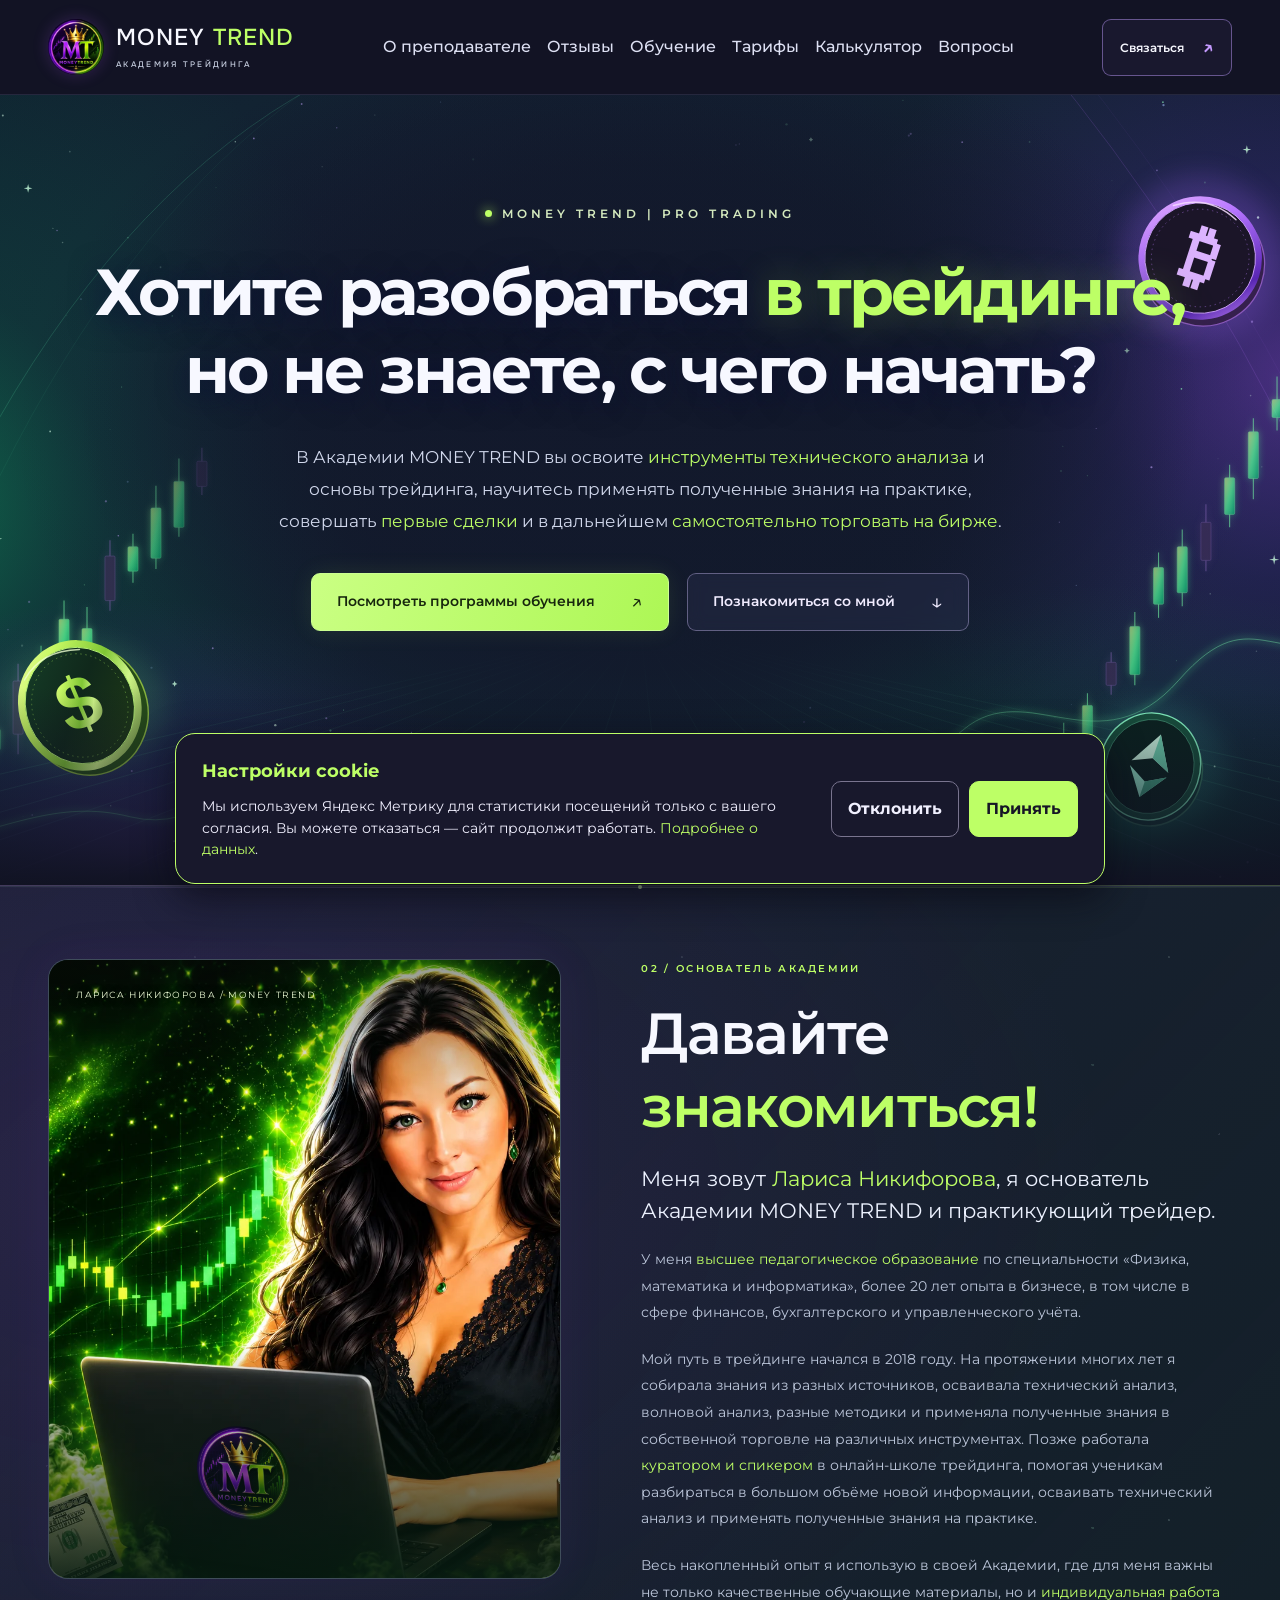
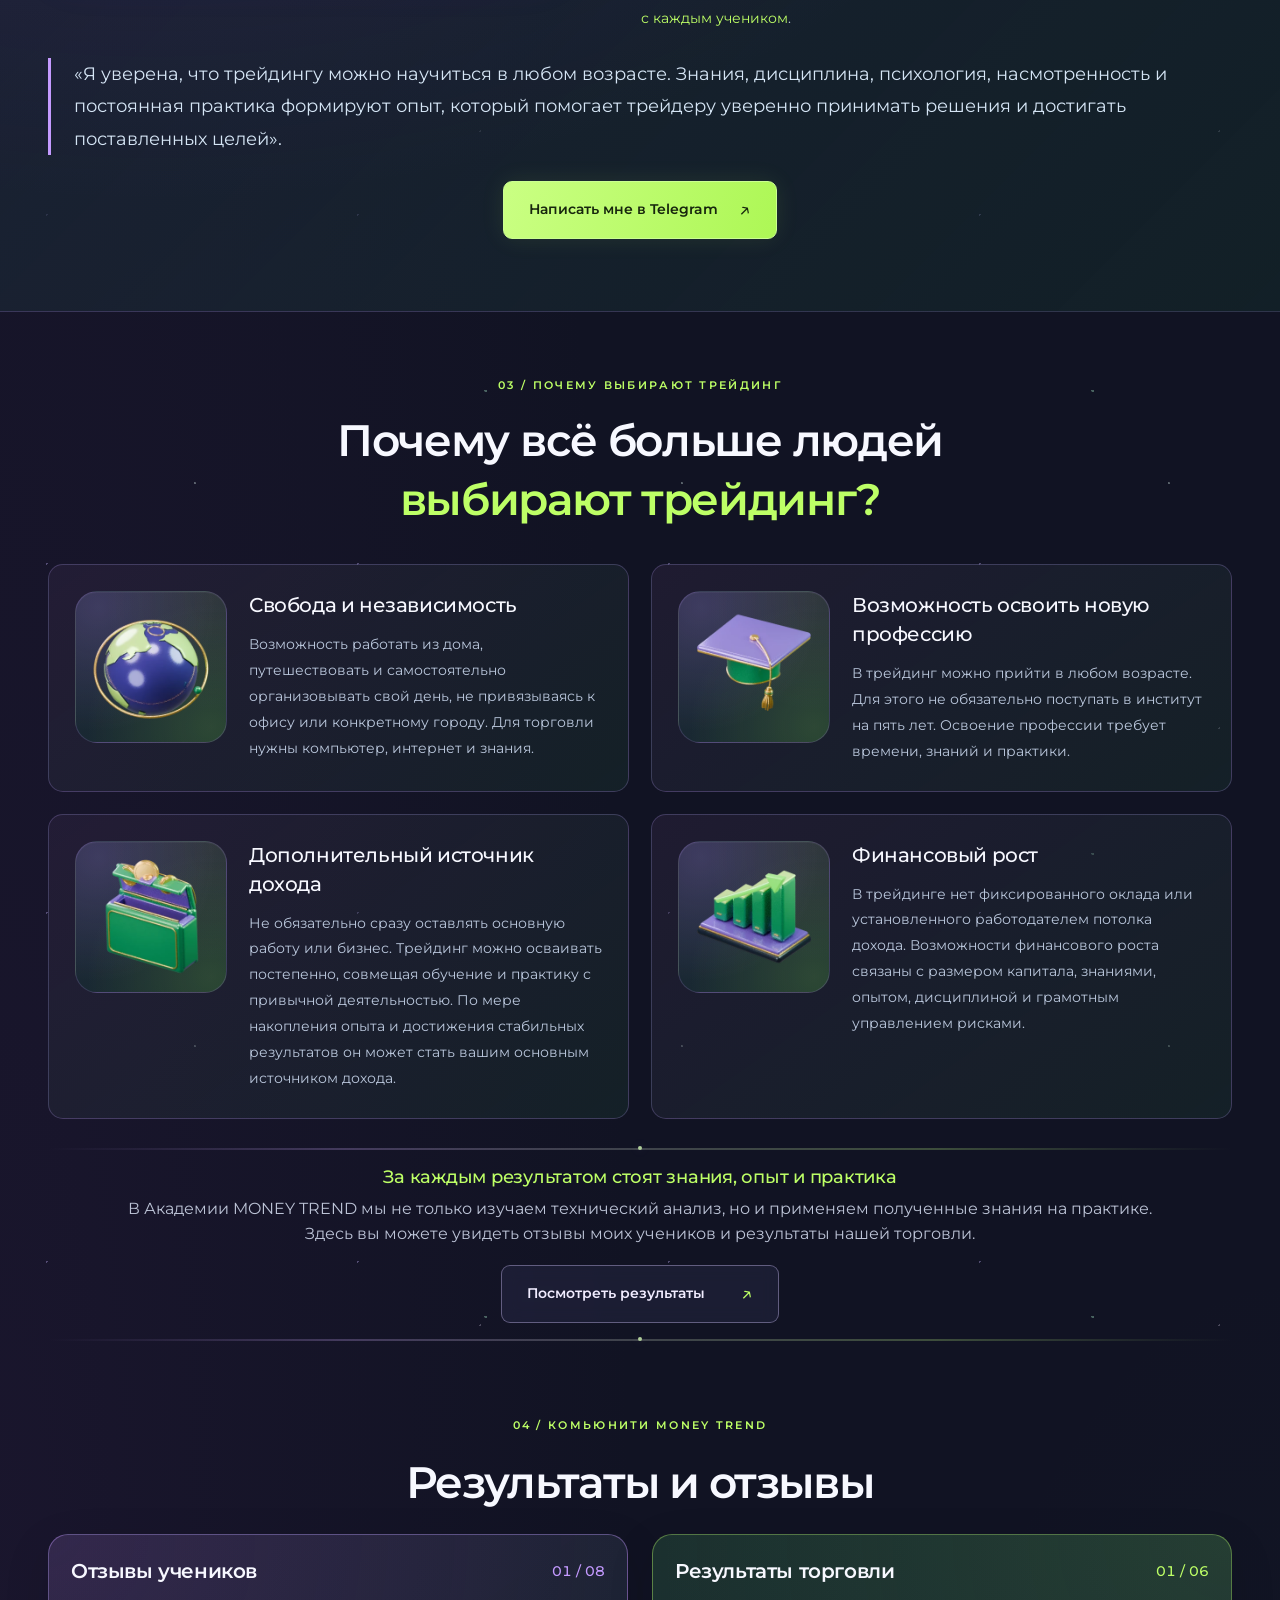
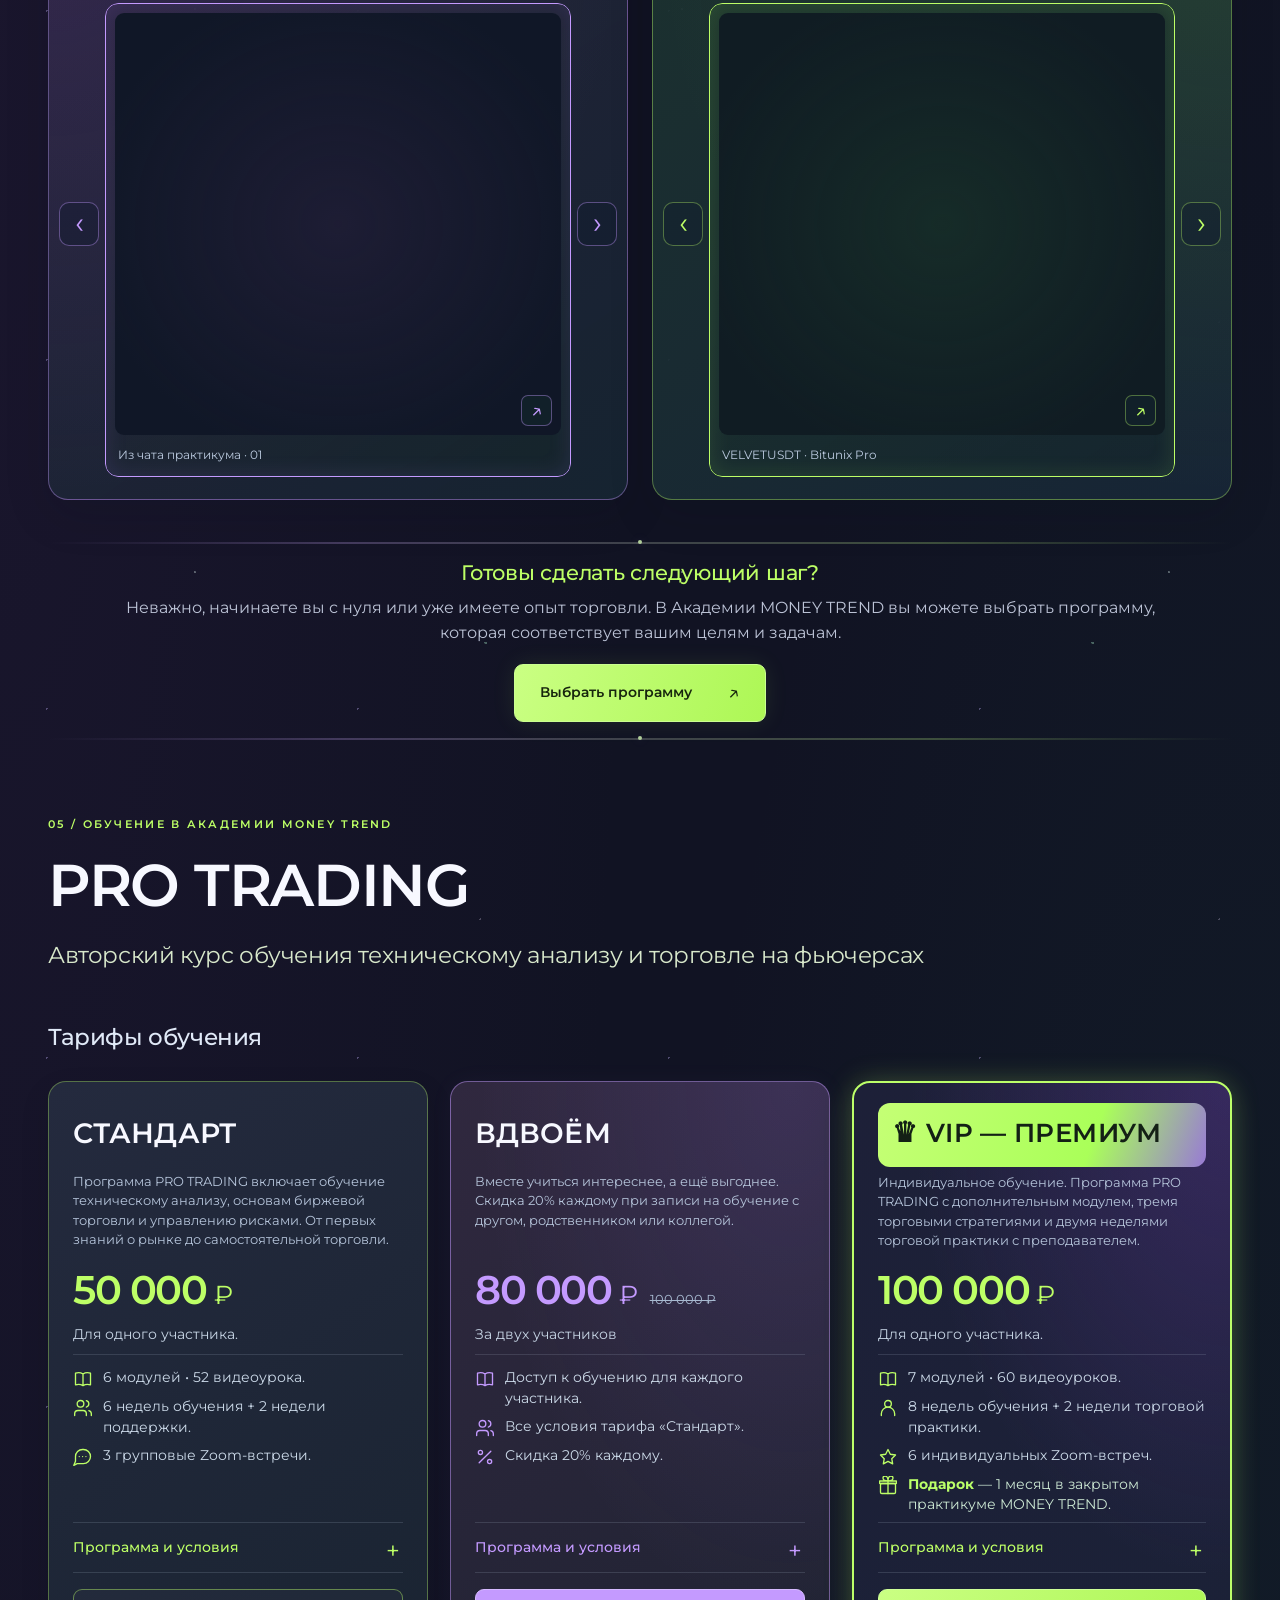
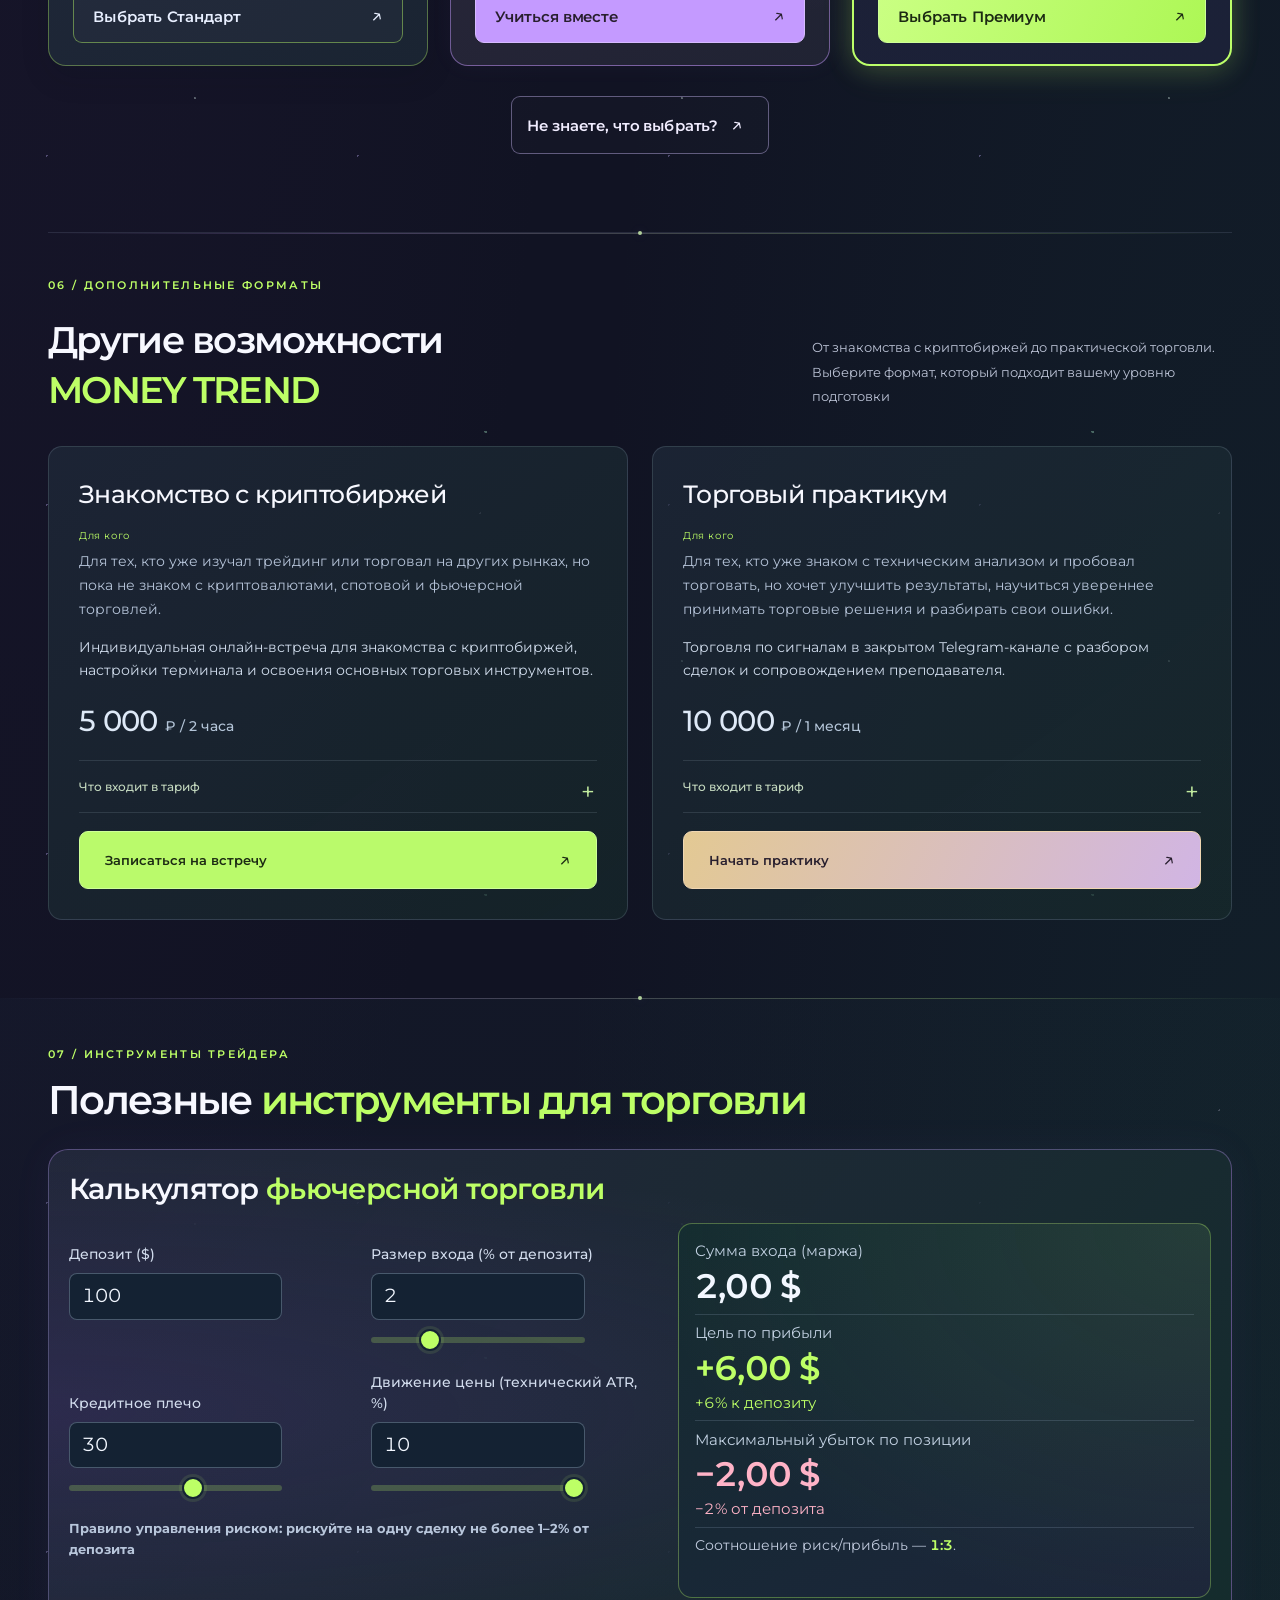
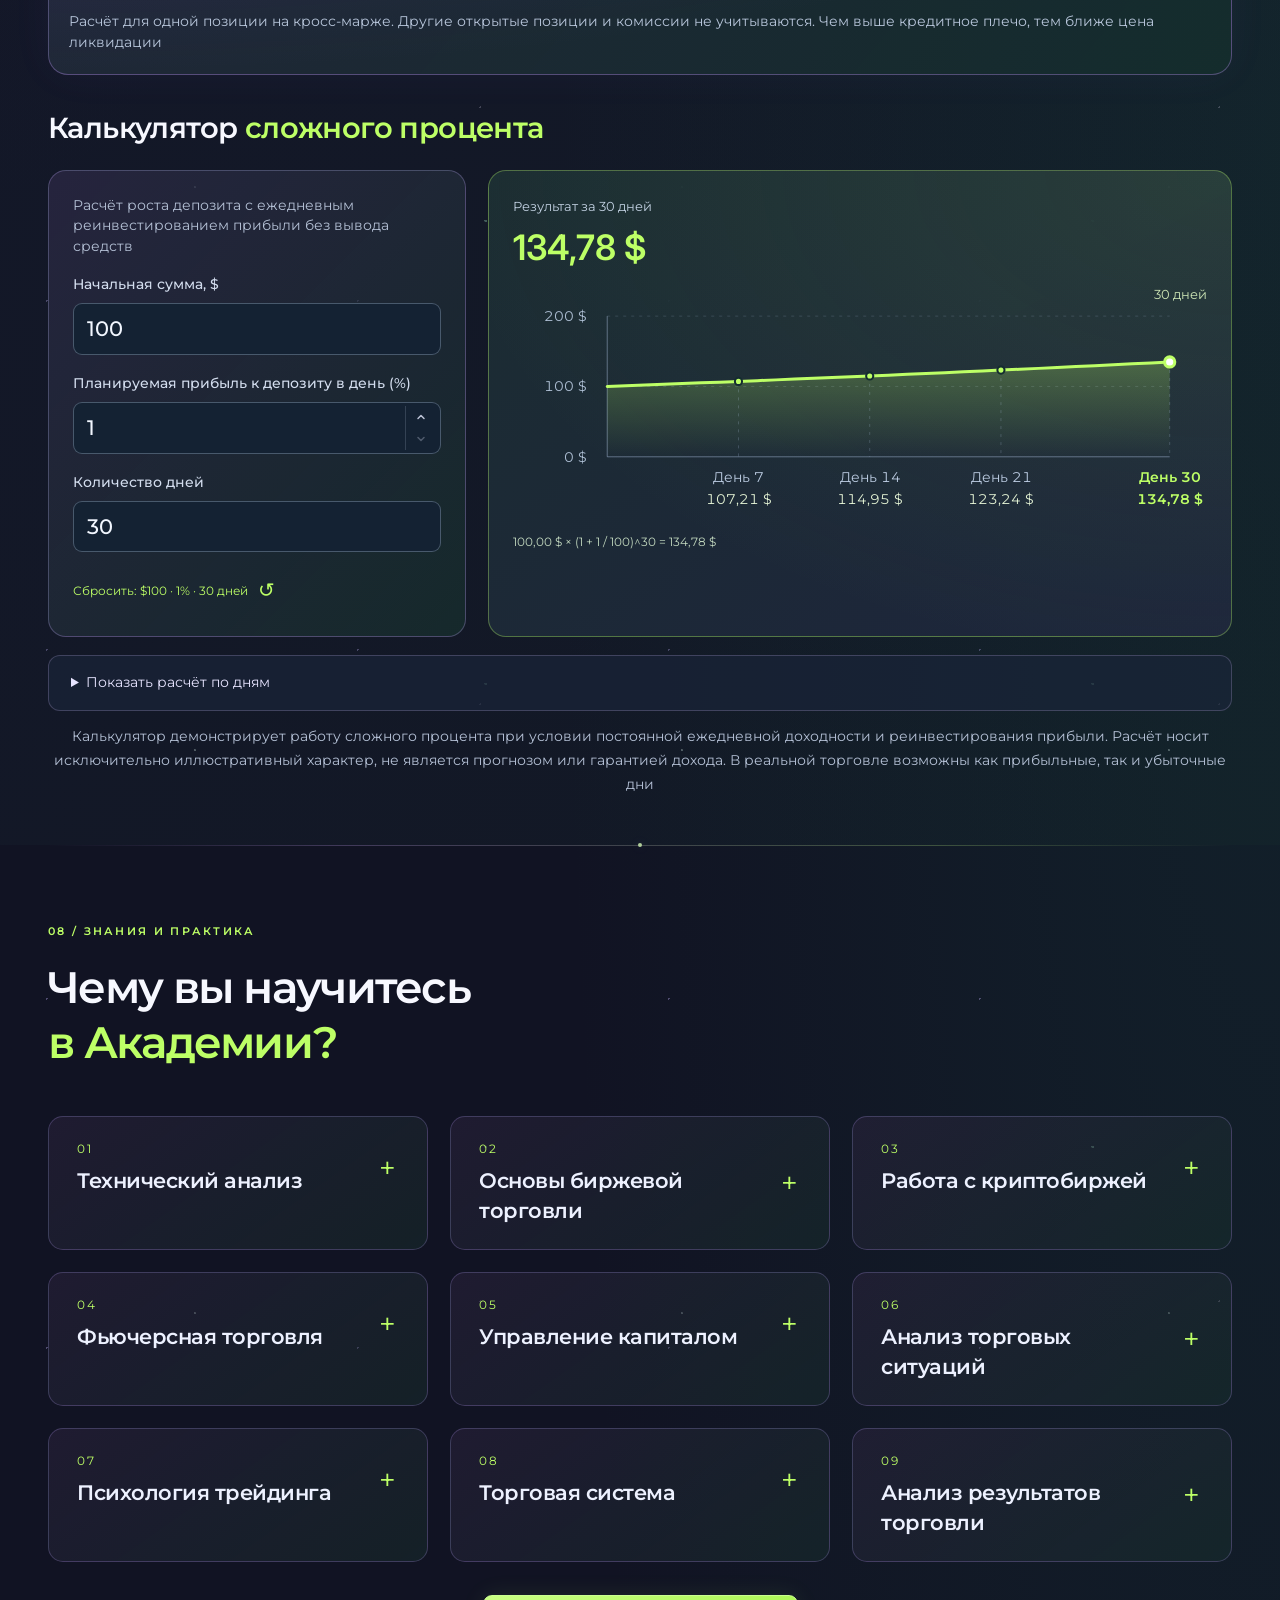
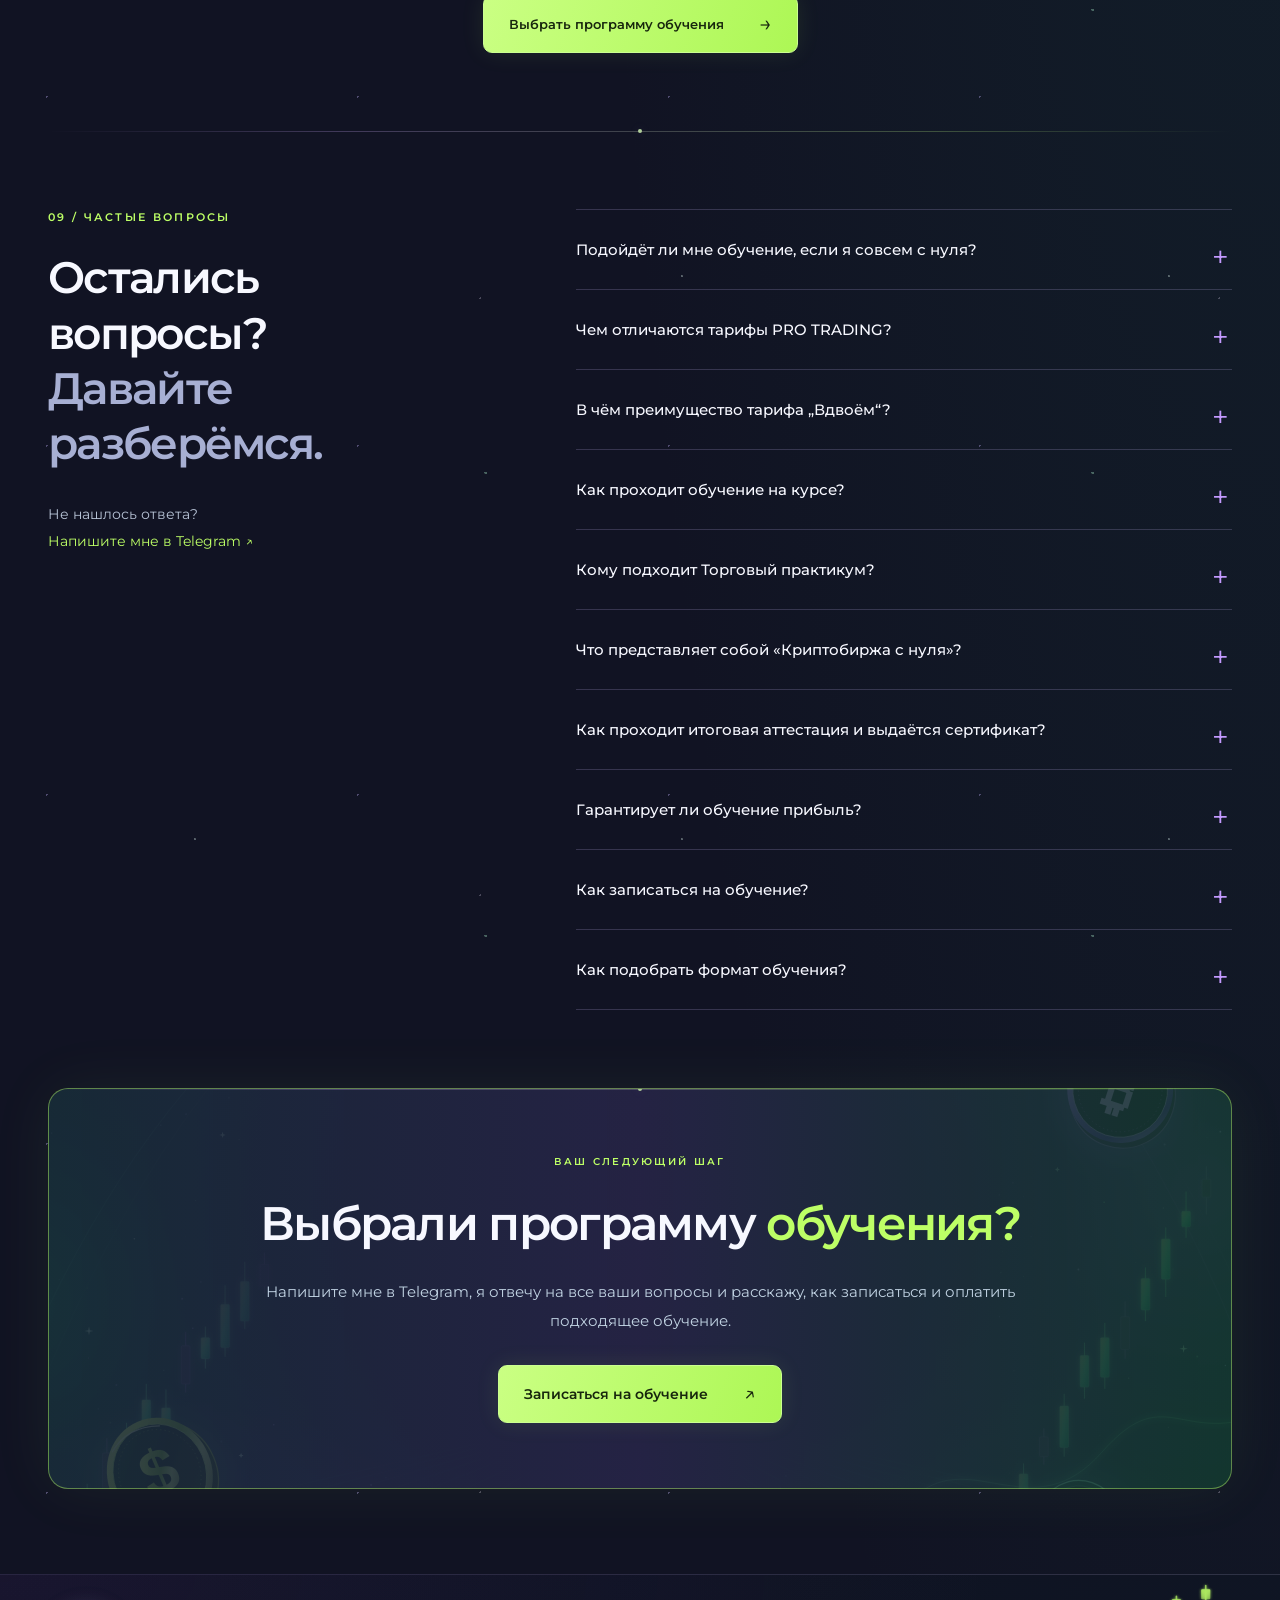
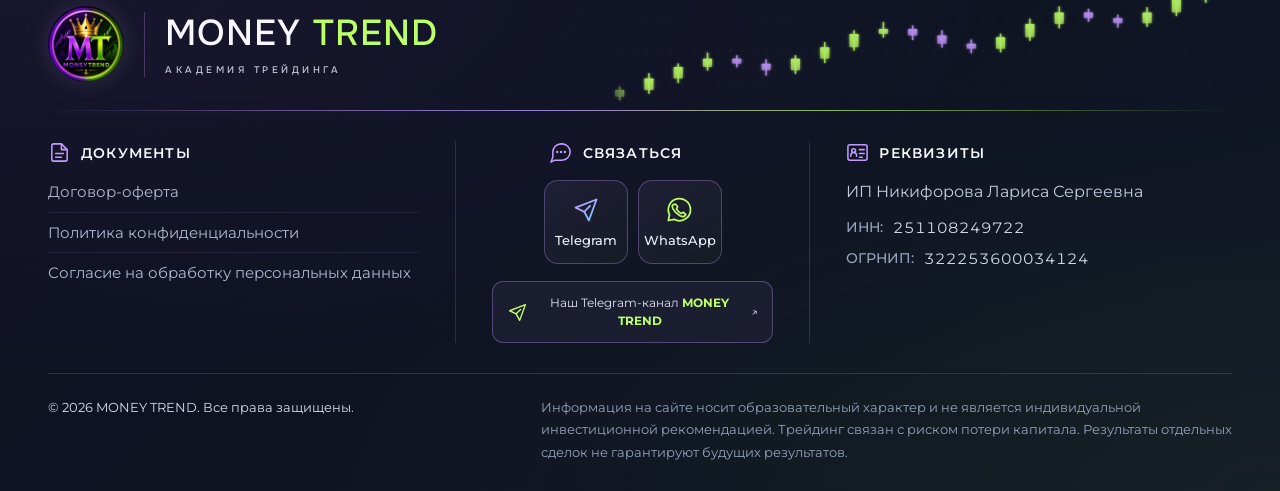
<file: index.html>
<!doctype html>
<html lang="ru">
<head>
<meta charset="utf-8"><meta name="viewport" content="width=device-width,initial-scale=1">
<title>Академия MONEY TREND — обучение трейдингу с нуля</title><meta name="description" content="Академия MONEY TREND. Авторский курс PRO TRADING: 6 модулей и 52 урока в Стандарте, 7 модулей и 60 уроков в VIP. Дополнительно — Криптобиржа с нуля и Торговый практикум.">
<meta name="theme-color" content="#0b100e">
<link rel="canonical" href="https://moneytrend-academy.ru/">
<script type="application/ld+json">{"@context":"https://schema.org","@type":"WebSite","name":"Академия MONEY TREND","url":"https://moneytrend-academy.ru/","inLanguage":"ru"}</script>
<meta property="og:title" content="Академия MONEY TREND — обучение трейдингу с нуля">
<meta property="og:description" content="Онлайн-обучение техническому анализу и основам трейдинга. Авторские программы PRO TRADING, торговая практика и полезные инструменты для трейдеров.">
<meta property="og:image" content="https://moneytrend-academy.ru/assets/money-trend-logo.jpg">
<meta property="og:url" content="https://moneytrend-academy.ru/">
<meta property="og:type" content="website"><link rel="icon" href="assets/money-trend-logo.jpg" type="image/jpeg"><link rel="preload" href="assets/montserrat-variable.ttf" as="font" type="font/ttf" crossorigin><link rel="preload" href="assets/larisa-money-trend.webp" as="image" fetchpriority="high"><link rel="stylesheet" href="styles.css?v=49">
<link rel="stylesheet" href="benefits-3d.css?v=1">
<link rel="stylesheet" href="text-transitions.css?v=4">
<link rel="stylesheet" href="footer.css?v=6">
<link rel="stylesheet" href="tariffs.css?v=6">
<link rel="stylesheet" href="cookie-consent.css?v=2">
<script defer src="cookie-consent.js?v=4"></script>
<script defer src="app.js?v=16"></script>
<script type="module" src="futures.js?v=10"></script>
<script type="module" src="compound.js?v=24"></script>
<script defer src="evidence.js?v=3"></script>
<script defer src="site-navigation.js?v=4"></script>
<script defer src="skills-disclosure.js?v=1"></script>
</head>
<body>
<a class="skip" href="#main">К содержимому</a>
<header class="header" id="site-header"><div class="wrap nav"><a href="#" class="brand" aria-label="Money Trend — главная"><img class="brand-logo" src="assets/money-trend-logo.jpg" width="56" height="56" alt=""><span class="header-wordmark"><span class="brand-money">MONEY</span> <span class="brand-light">TREND</span><small>АКАДЕМИЯ ТРЕЙДИНГА</small></span></a><button class="site-menu-toggle" id="site-menu-toggle" type="button" aria-expanded="false" aria-controls="site-nav-panel" hidden><span class="site-menu-icon" aria-hidden="true"><i></i><i></i><i></i></span><span>Меню</span></button><div class="site-nav-panel" id="site-nav-panel"><nav class="site-navigation" id="site-navigation" aria-label="Основная навигация"><a href="#mentor">О преподавателе</a><a href="#community">Отзывы</a><a href="#programs">Обучение</a><a href="#tariffs">Тарифы</a><a href="#tools">Калькулятор</a><a href="#faq">Вопросы</a></nav><a class="nav-contact" href="https://t.me/nl_nikilara" target="_blank" rel="noopener">Связаться <span>↗</span></a></div></div></header>
<main id="main" class="journey-main">
<section id="hero" class="hero" aria-labelledby="hero-title">
<div class="hero-nebula" aria-hidden="true"></div>
<div class="hero-copy wrap">
<p class="eyebrow"><span class="dot"></span> MONEY TREND | PRO TRADING</p>
<h1 id="hero-title">Хотите разобраться <em>в трейдинге,</em> но не знаете, с чего начать?</h1>
<p class="intro">В Академии MONEY TREND вы освоите <span style="color:var(--green)">инструменты технического анализа</span> и основы трейдинга, научитесь применять полученные знания на практике, совершать <span style="color:var(--green)">первые сделки</span> и в дальнейшем <span style="color:var(--green)">самостоятельно торговать на бирже</span>.</p>
<div class="hero-actions"><a class="button primary" href="#programs">Посмотреть программы обучения <span>↗</span></a><a class="button glass" href="#mentor">Познакомиться со мной <span>↓</span></a></div>

</div>
</section>
<hr class="hero-divider" aria-hidden="true">
<figure class="wrap trading-banner" id="trading-banner" hidden></figure>
<section class="mentor-section journey-divider" id="mentor"><div class="wrap mentor-content"><div class="mentor-grid"><div class="mentor-visual"><div class="mentor-photo-slot"><span class="mentor-visual-label">ЛАРИСА НИКИФОРОВА / MONEY TREND</span><div class="mentor-photo-artwork"><img class="mentor-photo" src="assets/larisa-money-trend.webp" width="1536" height="1024" loading="eager" decoding="async" fetchpriority="high" alt="Лариса Никифорова за ноутбуком на фоне неоновых биржевых графиков"><img class="mentor-laptop-logo" src="assets/money-trend-logo.jpg" width="320" height="320" loading="lazy" alt="" aria-hidden="true"></div></div></div><div class="mentor-copy"><p class="eyebrow">02 / ОСНОВАТЕЛЬ АКАДЕМИИ</p><h2>Давайте<br><em>знакомиться!</em></h2><p class="lead">Меня зовут <span style="color:var(--green)">Лариса Никифорова</span>, я основатель Академии MONEY TREND и практикующий трейдер.</p><p>У меня <span style="color:var(--green)">высшее педагогическое образование</span> по специальности «Физика, математика и информатика», более 20 лет опыта в бизнесе, в том числе в сфере финансов, бухгалтерского и управленческого учёта.</p><p>Мой путь в трейдинге начался в 2018 году. На протяжении многих лет я собирала знания из разных источников, осваивала технический анализ, волновой анализ, разные методики и применяла полученные знания в собственной торговле на различных инструментах. Позже работала <span style="color:var(--green)">куратором и спикером</span> в онлайн-школе трейдинга, помогая ученикам разбираться в большом объёме новой информации, осваивать технический анализ и применять полученные знания на практике.</p><p>Весь накопленный опыт я использую в своей Академии, где для меня важны не только качественные обучающие материалы, но и <span style="color:var(--green)">индивидуальная работа с каждым учеником</span>.</p></div></div><blockquote class="mentor-personal-quote">«Я уверена, что трейдингу можно научиться в любом возрасте. Знания, дисциплина, психология, насмотренность и постоянная практика формируют опыт, который помогает трейдеру уверенно принимать решения и достигать поставленных целей».</blockquote><div class="mentor-contact-row"><a class="button primary mentor-contact" href="https://t.me/nl_nikilara?text=%D0%97%D0%B4%D1%80%D0%B0%D0%B2%D1%81%D1%82%D0%B2%D1%83%D0%B9%D1%82%D0%B5%2C%20%D0%9B%D0%B0%D1%80%D0%B8%D1%81%D0%B0!%20%D0%A5%D0%BE%D1%87%D1%83%20%D1%83%D0%B7%D0%BD%D0%B0%D1%82%D1%8C%20%D0%BE%D0%B1%20%D0%BE%D0%B1%D1%83%D1%87%D0%B5%D0%BD%D0%B8%D0%B8%20%D0%B2%20Money%20Trend" target="_blank" rel="noopener">Написать мне в Telegram <span aria-hidden="true">↗</span></a></div></div></section>
<section class="wrap trading-benefits-section" id="trading-benefits" aria-labelledby="trading-benefits-title"><p class="eyebrow">03 / ПОЧЕМУ ВЫБИРАЮТ ТРЕЙДИНГ</p><h2 id="trading-benefits-title">Почему всё больше людей<br><em>выбирают трейдинг?</em></h2><div class="trading-benefits-grid"><article class="trading-benefit-card"><div class="benefit-art"><picture class="benefit-icon" data-icon="globe"><source media="(prefers-reduced-motion: reduce)" srcset="assets/icons-3d/globe-poster.png"><img src="assets/icons-3d/globe.webp" data-animation="assets/icons-3d/globe.webp" data-poster="assets/icons-3d/globe-poster.png" width="320" height="320" decoding="async" alt="3D-глобус"></picture></div><div class="benefit-copy"><h3>Свобода и независимость</h3><p>Возможность работать из дома, путешествовать и самостоятельно организовывать свой день, не привязываясь к офису или конкретному городу. Для торговли нужны компьютер, интернет и знания.</p></div></article><article class="trading-benefit-card"><div class="benefit-art"><picture class="benefit-icon" data-icon="cap"><source media="(prefers-reduced-motion: reduce)" srcset="assets/icons-3d/cap-poster.png"><img src="assets/icons-3d/cap.webp" data-animation="assets/icons-3d/cap.webp" data-poster="assets/icons-3d/cap-poster.png" width="320" height="320" decoding="async" alt="Академическая шапочка в 3D"></picture></div><div class="benefit-copy"><h3>Возможность освоить новую профессию</h3><p>В трейдинг можно прийти в любом возрасте. Для этого не обязательно поступать в институт на пять лет. Освоение профессии требует времени, знаний и практики.</p></div></article><article class="trading-benefit-card"><div class="benefit-art"><picture class="benefit-icon" data-icon="wallet"><source media="(prefers-reduced-motion: reduce)" srcset="assets/icons-3d/wallet-poster.png"><img src="assets/icons-3d/wallet.webp" data-animation="assets/icons-3d/wallet.webp" data-poster="assets/icons-3d/wallet-poster.png" width="320" height="320" decoding="async" alt="Кошелёк и монеты в 3D"></picture></div><div class="benefit-copy"><h3>Дополнительный источник дохода</h3><p>Не обязательно сразу оставлять основную работу или бизнес. Трейдинг можно осваивать постепенно, совмещая обучение и практику с привычной деятельностью. По мере накопления опыта и достижения стабильных результатов он может стать вашим основным источником дохода.</p></div></article><article class="trading-benefit-card"><div class="benefit-art"><picture class="benefit-icon" data-icon="chart"><source media="(prefers-reduced-motion: reduce)" srcset="assets/icons-3d/chart-poster.png?v=2"><img src="assets/icons-3d/chart.webp?v=2" data-animation="assets/icons-3d/chart.webp?v=2" data-poster="assets/icons-3d/chart-poster.png?v=2" width="320" height="320" decoding="async" alt="Финансовый график в 3D"></picture></div><div class="benefit-copy"><h3>Финансовый рост</h3><p>В трейдинге нет фиксированного оклада или установленного работодателем потолка дохода. Возможности финансового роста связаны с размером капитала, знаниями, опытом, дисциплиной и грамотным управлением рисками.</p></div></article></div></section>
<div class="wrap text-transition" id="transition-to-reviews" role="group" aria-labelledby="transition-to-reviews-title"><p class="text-transition-title" id="transition-to-reviews-title">За каждым результатом стоят знания, опыт и практика</p><p class="text-transition-description">В Академии MONEY TREND мы не только изучаем технический анализ, но и применяем полученные знания на практике. Здесь вы можете увидеть отзывы моих учеников и результаты нашей торговли.</p><a class="button glass" href="#community">Посмотреть результаты <span aria-hidden="true">↗</span></a></div>
<section class="section wrap evidence-section journey-divider" id="community" aria-labelledby="community-title"><div class="section-heading"><div><p class="eyebrow">04 / КОМЬЮНИТИ MONEY TREND</p><h2 id="community-title">Результаты и отзывы</h2></div></div>
<div class="community-carousels"><div class="community-carousel community-carousel-review" data-community-carousel="review" role="region" aria-roledescription="карусель" aria-labelledby="community-review-title"><div class="community-carousel-heading"><h3 id="community-review-title">Отзывы учеников</h3><span class="community-carousel-count" data-carousel-count aria-live="polite" aria-atomic="true">01 / 08</span></div><div class="community-carousel-media"><div class="community-carousel-viewport" id="community-review-viewport" data-carousel-viewport><div class="community-carousel-track" data-carousel-track><figure class="evidence-card"><a class="evidence-open" href="assets/community/review-01.jpg" data-evidence-group="review" aria-label="Открыть: Скриншот отзыва и обсуждения сделок в чате MONEY TREND, 1 из 8"><span class="evidence-preview"><img src="assets/community/review-01.jpg" width="591" height="1280" loading="lazy" decoding="async" alt="Скриншот отзыва и обсуждения сделок в чате MONEY TREND, 1 из 8"><span class="evidence-expand" aria-hidden="true">↗</span></span></a><figcaption>Из чата практикума · 01</figcaption></figure><figure class="evidence-card"><a class="evidence-open" href="assets/community/review-02-private.png" data-evidence-group="review" aria-label="Открыть: Скриншот отзыва и обсуждения сделок в чате MONEY TREND, 2 из 8"><span class="evidence-preview"><img src="assets/community/review-02-private.png" width="591" height="1280" loading="lazy" decoding="async" alt="Скриншот отзыва и обсуждения сделок в чате MONEY TREND, 2 из 8"><span class="evidence-expand" aria-hidden="true">↗</span></span></a><figcaption>Из чата практикума · 02</figcaption></figure><figure class="evidence-card"><a class="evidence-open" href="assets/community/review-03-private.png" data-evidence-group="review" aria-label="Открыть: Скриншот отзыва и обсуждения сделок в чате MONEY TREND, 3 из 8"><span class="evidence-preview"><img src="assets/community/review-03-private.png" width="591" height="1280" loading="lazy" decoding="async" alt="Скриншот отзыва и обсуждения сделок в чате MONEY TREND, 3 из 8"><span class="evidence-expand" aria-hidden="true">↗</span></span></a><figcaption>Из чата практикума · 03</figcaption></figure><figure class="evidence-card"><a class="evidence-open" href="assets/community/review-04-private.png" data-evidence-group="review" aria-label="Открыть: Скриншот отзыва и обсуждения сделок в чате MONEY TREND, 4 из 8"><span class="evidence-preview"><img src="assets/community/review-04-private.png" width="591" height="1280" loading="lazy" decoding="async" alt="Скриншот отзыва и обсуждения сделок в чате MONEY TREND, 4 из 8"><span class="evidence-expand" aria-hidden="true">↗</span></span></a><figcaption>Из чата практикума · 04</figcaption></figure><figure class="evidence-card"><a class="evidence-open" href="assets/community/review-05-private.png" data-evidence-group="review" aria-label="Открыть: Скриншот отзыва и обсуждения сделок в чате MONEY TREND, 5 из 8"><span class="evidence-preview"><img src="assets/community/review-05-private.png" width="591" height="1280" loading="lazy" decoding="async" alt="Скриншот отзыва и обсуждения сделок в чате MONEY TREND, 5 из 8"><span class="evidence-expand" aria-hidden="true">↗</span></span></a><figcaption>Из чата практикума · 05</figcaption></figure><figure class="evidence-card"><a class="evidence-open" href="assets/community/review-06-private.png" data-evidence-group="review" aria-label="Открыть: Скриншот отзыва и обсуждения сделок в чате MONEY TREND, 6 из 8"><span class="evidence-preview"><img src="assets/community/review-06-private.png" width="591" height="1280" loading="lazy" decoding="async" alt="Скриншот отзыва и обсуждения сделок в чате MONEY TREND, 6 из 8"><span class="evidence-expand" aria-hidden="true">↗</span></span></a><figcaption>Из чата практикума · 06</figcaption></figure><figure class="evidence-card"><a class="evidence-open" href="assets/community/review-07-private.png" data-evidence-group="review" aria-label="Открыть: Скриншот отзыва и обсуждения сделок в чате MONEY TREND, 7 из 8"><span class="evidence-preview"><img src="assets/community/review-07-private.png" width="591" height="1280" loading="lazy" decoding="async" alt="Скриншот отзыва и обсуждения сделок в чате MONEY TREND, 7 из 8"><span class="evidence-expand" aria-hidden="true">↗</span></span></a><figcaption>Из чата практикума · 07</figcaption></figure><figure class="evidence-card"><a class="evidence-open" href="assets/community/review-08.png" data-evidence-group="review" aria-label="Открыть: Скриншот отзыва и обсуждения сделок в чате MONEY TREND, 8 из 8"><span class="evidence-preview"><img src="assets/community/review-08.png" width="1284" height="2778" loading="lazy" decoding="async" alt="Скриншот отзыва и обсуждения сделок в чате MONEY TREND, 8 из 8"><span class="evidence-expand" aria-hidden="true">↗</span></span></a><figcaption>Из чата практикума · 08</figcaption></figure></div></div><div class="community-carousel-controls"><button type="button" data-carousel-prev aria-label="Предыдущий отзыв" aria-controls="community-review-viewport"><span aria-hidden="true">‹</span></button><button type="button" data-carousel-next aria-label="Следующий отзыв" aria-controls="community-review-viewport"><span aria-hidden="true">›</span></button></div></div></div><div class="community-carousel community-carousel-trade" data-community-carousel="trade" role="region" aria-roledescription="карусель" aria-labelledby="community-trade-title"><div class="community-carousel-heading"><h3 id="community-trade-title">Результаты торговли</h3><span class="community-carousel-count" data-carousel-count aria-live="polite" aria-atomic="true">01 / 06</span></div><div class="community-carousel-media"><div class="community-carousel-viewport" id="community-trade-viewport" data-carousel-viewport><div class="community-carousel-track" data-carousel-track><figure class="evidence-card"><a class="evidence-open" href="assets/community/trade-01.jpg" data-evidence-group="trade" aria-label="Открыть: Карточка результата сделки: VELVETUSDT, лонг с плечом 40×, указан результат +457,93%, Bitunix Pro"><span class="evidence-preview"><img src="assets/community/trade-01.jpg" width="946" height="714" loading="lazy" decoding="async" alt="Карточка результата сделки: VELVETUSDT, лонг с плечом 40×, указан результат +457,93%, Bitunix Pro"><span class="evidence-expand" aria-hidden="true">↗</span></span></a><figcaption>VELVETUSDT · Bitunix Pro</figcaption></figure><figure class="evidence-card"><a class="evidence-open" href="assets/community/trade-02.jpg" data-evidence-group="trade" aria-label="Открыть: Карточка результата сделки: VELVETUSDT, лонг с плечом 50×, указан результат +593,83%, Bitunix Pro"><span class="evidence-preview"><img src="assets/community/trade-02.jpg" width="1080" height="1060" loading="lazy" decoding="async" alt="Карточка результата сделки: VELVETUSDT, лонг с плечом 50×, указан результат +593,83%, Bitunix Pro"><span class="evidence-expand" aria-hidden="true">↗</span></span></a><figcaption>VELVETUSDT · Bitunix Pro</figcaption></figure><figure class="evidence-card"><a class="evidence-open" href="assets/community/trade-03.jpg" data-evidence-group="trade" aria-label="Открыть: Карточка результата сделки: VELVETUSDT, лонг с плечом 50×, указан результат +1815,77%, BingX"><span class="evidence-preview"><img src="assets/community/trade-03.jpg" width="1280" height="1280" loading="lazy" decoding="async" alt="Карточка результата сделки: VELVETUSDT, лонг с плечом 50×, указан результат +1815,77%, BingX"><span class="evidence-expand" aria-hidden="true">↗</span></span></a><figcaption>VELVETUSDT · BingX</figcaption></figure><figure class="evidence-card"><a class="evidence-open" href="assets/community/trade-04.jpg" data-evidence-group="trade" aria-label="Открыть: Карточка результата сделки: LABUSDT, лонг с плечом 15×, указан результат +400,77%, BingX"><span class="evidence-preview"><img src="assets/community/trade-04.jpg" width="1200" height="1200" loading="lazy" decoding="async" alt="Карточка результата сделки: LABUSDT, лонг с плечом 15×, указан результат +400,77%, BingX"><span class="evidence-expand" aria-hidden="true">↗</span></span></a><figcaption>LABUSDT · BingX</figcaption></figure><figure class="evidence-card"><a class="evidence-open" href="assets/community/trade-05.jpg" data-evidence-group="trade" aria-label="Открыть: Карточка результата сделки: VELVETUSDT, лонг с плечом 30×, указан результат +911,03%, Bitunix Pro"><span class="evidence-preview"><img src="assets/community/trade-05.jpg" width="973" height="1038" loading="lazy" decoding="async" alt="Карточка результата сделки: VELVETUSDT, лонг с плечом 30×, указан результат +911,03%, Bitunix Pro"><span class="evidence-expand" aria-hidden="true">↗</span></span></a><figcaption>VELVETUSDT · Bitunix Pro</figcaption></figure><figure class="evidence-card"><a class="evidence-open" href="assets/community/trade-06.jpg" data-evidence-group="trade" aria-label="Открыть: Карточка результата сделки: BRUSDT, шорт с плечом 25×, указан результат +220,13%, Bitunix Pro"><span class="evidence-preview"><img src="assets/community/trade-06.jpg" width="973" height="998" loading="lazy" decoding="async" alt="Карточка результата сделки: BRUSDT, шорт с плечом 25×, указан результат +220,13%, Bitunix Pro"><span class="evidence-expand" aria-hidden="true">↗</span></span></a><figcaption>BRUSDT · Bitunix Pro</figcaption></figure></div></div><div class="community-carousel-controls"><button type="button" data-carousel-prev aria-label="Предыдущий результат" aria-controls="community-trade-viewport"><span aria-hidden="true">‹</span></button><button type="button" data-carousel-next aria-label="Следующий результат" aria-controls="community-trade-viewport"><span aria-hidden="true">›</span></button></div></div></div></div><noscript><p class="evidence-note">Нажмите на изображение, чтобы открыть оригинал.</p></noscript></section>
<div class="wrap text-transition" id="transition-to-learning" role="group" aria-labelledby="transition-to-learning-title"><p class="text-transition-title" id="transition-to-learning-title">Готовы сделать следующий шаг?</p><p class="text-transition-description">Неважно, начинаете вы с нуля или уже имеете опыт торговли. В Академии MONEY TREND вы можете выбрать программу, которая соответствует вашим целям и задачам.</p><a class="button primary" href="#programs">Выбрать программу <span aria-hidden="true">↗</span></a></div>
<section class="section wrap pro-trading-section journey-divider" id="programs" aria-labelledby="pro-trading-title"><span id="academy" class="legacy-course-anchor" aria-hidden="true"></span><div class="pro-trading-heading"><p class="eyebrow">05 / ОБУЧЕНИЕ В АКАДЕМИИ MONEY TREND</p><h2 id="pro-trading-title">PRO TRADING</h2><p class="pro-trading-subtitle">Авторский курс обучения техническому анализу и торговле на фьючерсах</p></div><div class="tariffs-section" id="tariffs" aria-labelledby="tariffs-title"><h3 id="tariffs-title" class="tariffs-title">Тарифы обучения</h3><div class="tariff-grid"><article class="tariff-card tariff-standard" id="standard" aria-labelledby="standard-title"><div class="tariff-card-heading"><h3 id="standard-title">СТАНДАРТ</h3><p class="tariff-description">Программа PRO TRADING включает обучение техническому анализу, основам биржевой торговли и управлению рисками. От первых знаний о рынке до самостоятельной торговли.</p></div><div class="tariff-price-block"><p class="tariff-price">50 000<span> ₽</span></p><p class="tariff-unit">Для одного участника.</p></div><div class="tariff-benefits"><ul><li><svg class="tariff-feature-icon" viewBox="0 0 24 24" fill="none" stroke="currentColor" stroke-width="1.6" stroke-linecap="round" stroke-linejoin="round" aria-hidden="true" focusable="false"><path d="M12 6c-3-2-6-2-9-1v14c3-1 6-1 9 1 3-2 6-2 9-1V5c-3-1-6-1-9 1Zm0 0v14"/></svg><span>6 модулей • 52 видеоурока.</span></li><li><svg class="tariff-feature-icon" viewBox="0 0 24 24" fill="none" stroke="currentColor" stroke-width="1.6" stroke-linecap="round" stroke-linejoin="round" aria-hidden="true" focusable="false"><path d="M16 21v-2a4 4 0 0 0-4-4H6a4 4 0 0 0-4 4v2m20 0v-2a4 4 0 0 0-3-3.87M16 3.13a4 4 0 0 1 0 7.75"/><circle cx="9" cy="7" r="4"/></svg><span>6 недель обучения + 2 недели поддержки.</span></li><li><svg class="tariff-feature-icon" viewBox="0 0 24 24" fill="none" stroke="currentColor" stroke-width="1.6" stroke-linecap="round" stroke-linejoin="round" aria-hidden="true" focusable="false"><path d="M21 11.5a8.5 8.5 0 0 1-8.5 8.5H5l-4 2 2-5v-5.5A8.5 8.5 0 0 1 11.5 3h1a8.5 8.5 0 0 1 8.5 8.5Z"/><path d="M7.5 11.5h.01m4 0h.01m4 0h.01"/></svg><span>3 групповые Zoom-встречи.</span></li></ul></div><details class="tariff-details"><summary>Программа и условия</summary><div class="tariff-details-content"><h4>Формат обучения</h4><ul class="tariff-full-list"><li>52 видеоурока и 52 конспекта, учебные материалы в Telegram.</li><li>Домашние задания с проверкой в личном чате с куратором.</li><li>3 групповые Zoom-встречи по расписанию.</li><li>6 недель обучения и 2 недели поддержки с проверкой домашних заданий.</li><li>Сертификат после успешной итоговой аттестации.</li></ul><h4>Программа курса PRO TRADING</h4><ol class="tariff-module-list"><li><span class="tariff-module-number">01</span><span>Основы технического анализа.</span></li><li><span class="tariff-module-number">02</span><span>Свечной анализ.</span></li><li><span class="tariff-module-number">03</span><span>Структура рынка: тренды, уровни и каналы.</span></li><li><span class="tariff-module-number">04</span><span>Графические паттерны.</span></li><li><span class="tariff-module-number">05</span><span>Индикаторы и объёмы.</span></li><li><span class="tariff-module-number">06</span><span>Комплексный анализ и торговая система.</span></li></ol></div></details><a class="button enroll tariff-enroll" data-course="PRO TRADING — Стандарт" href="https://t.me/nl_nikilara" target="_blank" rel="noopener"><span class="tariff-cta-label">Выбрать Стандарт</span><span aria-hidden="true">↗</span></a></article><article class="tariff-card tariff-family" id="family" aria-labelledby="family-title"><div class="tariff-card-heading"><h3 id="family-title">ВДВОЁМ</h3><p class="tariff-description">Вместе учиться интереснее, а ещё выгоднее. Скидка 20% каждому при записи на обучение с другом, родственником или коллегой.</p></div><div class="tariff-price-block"><div class="tariff-price-line"><p class="tariff-price">80 000<span> ₽</span></p><p class="tariff-price-context"><s>100 000 ₽</s></p></div><p class="tariff-unit">За двух участников</p></div><div class="tariff-benefits"><ul><li><svg class="tariff-feature-icon" viewBox="0 0 24 24" fill="none" stroke="currentColor" stroke-width="1.6" stroke-linecap="round" stroke-linejoin="round" aria-hidden="true" focusable="false"><path d="M12 6c-3-2-6-2-9-1v14c3-1 6-1 9 1 3-2 6-2 9-1V5c-3-1-6-1-9 1Zm0 0v14"/></svg><span>Доступ к обучению для каждого участника.</span></li><li><svg class="tariff-feature-icon" viewBox="0 0 24 24" fill="none" stroke="currentColor" stroke-width="1.6" stroke-linecap="round" stroke-linejoin="round" aria-hidden="true" focusable="false"><path d="M16 21v-2a4 4 0 0 0-4-4H6a4 4 0 0 0-4 4v2m20 0v-2a4 4 0 0 0-3-3.87M16 3.13a4 4 0 0 1 0 7.75"/><circle cx="9" cy="7" r="4"/></svg><span>Все условия тарифа «Стандарт».</span></li><li><svg class="tariff-feature-icon" viewBox="0 0 24 24" fill="none" stroke="currentColor" stroke-width="1.6" stroke-linecap="round" stroke-linejoin="round" aria-hidden="true" focusable="false"><path d="m5 19 14-14"/><circle cx="6.5" cy="6.5" r="2.5"/><circle cx="17.5" cy="17.5" r="2.5"/></svg><span>Скидка 20% каждому.</span></li></ul></div><details class="tariff-details"><summary>Программа и условия</summary><div class="tariff-details-content"><h4>Формат обучения</h4><ul class="tariff-full-list"><li>52 видеоурока и 52 конспекта, учебные материалы в Telegram.</li><li>Домашние задания с проверкой в личном чате с куратором.</li><li>3 групповые Zoom-встречи по расписанию.</li><li>6 недель обучения и 2 недели поддержки с проверкой домашних заданий.</li><li>Сертификат после успешной итоговой аттестации.</li></ul><h4>Программа курса PRO TRADING</h4><ol class="tariff-module-list"><li><span class="tariff-module-number">01</span><span>Основы технического анализа.</span></li><li><span class="tariff-module-number">02</span><span>Свечной анализ.</span></li><li><span class="tariff-module-number">03</span><span>Структура рынка: тренды, уровни и каналы.</span></li><li><span class="tariff-module-number">04</span><span>Графические паттерны.</span></li><li><span class="tariff-module-number">05</span><span>Индикаторы и объёмы.</span></li><li><span class="tariff-module-number">06</span><span>Комплексный анализ и торговая система.</span></li></ol></div></details><a class="button enroll tariff-enroll" data-course="PRO TRADING — Вдвоём" href="https://t.me/nl_nikilara" target="_blank" rel="noopener"><span class="tariff-cta-label">Учиться вместе</span><span aria-hidden="true">↗</span></a></article><article class="tariff-card tariff-vip" id="vip" aria-labelledby="vip-title"><div class="tariff-card-heading"><h3 id="vip-title"><span aria-hidden="true">♛ </span>VIP — ПРЕМИУМ</h3><p class="tariff-description">Индивидуальное обучение. Программа PRO TRADING с дополнительным модулем, тремя торговыми стратегиями и двумя неделями торговой практики с преподавателем.</p></div><div class="tariff-price-block"><p class="tariff-price">100 000<span> ₽</span></p><p class="tariff-unit">Для одного участника.</p></div><div class="tariff-benefits"><ul><li><svg class="tariff-feature-icon" viewBox="0 0 24 24" fill="none" stroke="currentColor" stroke-width="1.6" stroke-linecap="round" stroke-linejoin="round" aria-hidden="true" focusable="false"><path d="M12 6c-3-2-6-2-9-1v14c3-1 6-1 9 1 3-2 6-2 9-1V5c-3-1-6-1-9 1Zm0 0v14"/></svg><span>7 модулей • 60 видеоуроков.</span></li><li><svg class="tariff-feature-icon" viewBox="0 0 24 24" fill="none" stroke="currentColor" stroke-width="1.6" stroke-linecap="round" stroke-linejoin="round" aria-hidden="true" focusable="false"><circle cx="12" cy="7" r="4"/><path d="M4 21v-2a8 8 0 0 1 16 0v2"/></svg><span>8 недель обучения + 2 недели торговой практики.</span></li><li><svg class="tariff-feature-icon" viewBox="0 0 24 24" fill="none" stroke="currentColor" stroke-width="1.6" stroke-linecap="round" stroke-linejoin="round" aria-hidden="true" focusable="false"><path d="m12 3 2.8 5.7 6.2.9-4.5 4.4 1.1 6.2-5.6-3-5.6 3 1.1-6.2L3 9.6l6.2-.9Z"/></svg><span>6 индивидуальных Zoom-встреч.</span></li> <li class="vip-gift-benefit"><svg class="tariff-feature-icon" viewBox="0 0 24 24" fill="none" stroke="currentColor" stroke-width="1.6" stroke-linecap="round" stroke-linejoin="round" aria-hidden="true" focusable="false"><rect x="3" y="9" width="18" height="12" rx="1.5"/><path d="M2 6h20v3H2zM12 6v15M12 6c-3 0-6-1.2-6-3.5A2.5 2.5 0 0 1 8.5 0c2.2 0 3.5 3 3.5 6Zm0 0c3 0 6-1.2 6-3.5A2.5 2.5 0 0 0 15.5 0C13.3 0 12 3 12 6Z"/></svg><span><strong>Подарок</strong> — 1 месяц в закрытом практикуме MONEY TREND.</span></li></ul></div>
<details class="tariff-details"><summary>Программа и условия</summary><div class="tariff-details-content"><h4>Формат обучения</h4><ul class="tariff-full-list"><li>60 видеоуроков и 60 конспектов, учебные материалы в Telegram.</li><li>Домашние задания с проверкой в личном чате.</li><li>6 индивидуальных Zoom-встреч по согласованному расписанию.</li><li>8 недель обучения и 2 недели индивидуальной торговой практики с преподавателем.</li><li>Три стратегии скальпинга, персональный разбор сделок и торгового дневника, помощь в формировании собственной торговой системы.</li><li>Приоритетная обратная связь.</li><li>Сертификат после успешной итоговой аттестации.</li></ul><h4>Программа курса PRO TRADING</h4><ol class="tariff-module-list"><li><span class="tariff-module-number">01</span><span>Основы технического анализа.</span></li><li><span class="tariff-module-number">02</span><span>Свечной анализ.</span></li><li><span class="tariff-module-number">03</span><span>Структура рынка: тренды, уровни и каналы.</span></li><li><span class="tariff-module-number">04</span><span>Графические паттерны.</span></li><li><span class="tariff-module-number">05</span><span>Индикаторы и объёмы.</span></li><li><span class="tariff-module-number">06</span><span>Комплексный анализ и торговая система.</span></li><li><span class="tariff-module-number">07</span><span>Продвинутые торговые стратегии — VIP.</span></li></ol><p class="vip-gift-detail">Доступ в закрытый практикум предоставляется после окончания обучения.</p></div></details><a class="button enroll tariff-enroll" data-course="PRO TRADING — VIP" href="https://t.me/nl_nikilara" target="_blank" rel="noopener"><span class="tariff-cta-label">Выбрать Премиум</span><span aria-hidden="true">↗</span></a></article></div><p class="tariff-contact"><a class="button outline" href="https://t.me/nl_nikilara?text=%D0%97%D0%B4%D1%80%D0%B0%D0%B2%D1%81%D1%82%D0%B2%D1%83%D0%B9%D1%82%D0%B5%2C%20%D0%9B%D0%B0%D1%80%D0%B8%D1%81%D0%B0!%20%D0%A5%D0%BE%D1%87%D1%83%20%D1%83%D0%B7%D0%BD%D0%B0%D1%82%D1%8C%20%D0%BE%D0%B1%20%D0%BE%D0%B1%D1%83%D1%87%D0%B5%D0%BD%D0%B8%D0%B8%20%D0%B2%20Money%20Trend" target="_blank" rel="noopener"><span class="tariff-cta-label">Не знаете, что выбрать? </span><span aria-hidden="true">↗</span></a></p></div></section>
<section class="wrap other-products-section journey-divider" id="other-products" aria-labelledby="other-products-title"><div class="section-heading"><div><p class="eyebrow">06 / ДОПОЛНИТЕЛЬНЫЕ ФОРМАТЫ</p><h2 id="other-products-title">Другие возможности<br><span class="muted">MONEY TREND</span></h2></div><p class="section-note">От знакомства с криптобиржей до практической торговли. Выберите формат, который подходит вашему уровню подготовки</p></div><div class="other-products-grid"><article class="other-product" id="start" aria-labelledby="start-title"><h3 id="start-title">Знакомство с криптобиржей</h3><div class="other-product-audience"><p class="other-product-label">Для кого</p><p class="other-product-audience-copy">Для тех, кто уже изучал трейдинг или торговал на других рынках, но пока не знаком с криптовалютами, спотовой и фьючерсной торговлей.</p></div><p class="other-product-subtitle">Индивидуальная онлайн-встреча для знакомства с криптобиржей, настройки терминала и освоения основных торговых инструментов.</p><p class="other-product-price">5 000 <span>₽ / 2 часа</span></p><details class="other-product-details"><summary>Что входит в тариф</summary><ul class="other-product-list"><li>Регистрация на криптобирже, верификация и настройка безопасности аккаунта.</li><li>Покупка USDT через P2P, пополнение и вывод средств.</li><li>Знакомство с интерфейсом биржи и основными инструментами.</li><li>Настройка фьючерсного терминала, выбор торговых пар.</li><li>Маржа, кредитное плечо и основные типы ордеров.</li><li>Стоп-лосс, тейк-профит и управление открытой позицией.</li><li>Первая учебная сделка на демосчёте и ответы на индивидуальные вопросы.</li></ul></details><a class="button outline enroll" data-course="Криптобиржа с нуля — персональное сопровождение 1:1" href="https://t.me/nl_nikilara" target="_blank" rel="noopener">Записаться на встречу<span aria-hidden="true">↗</span></a></article><article class="other-product" id="practice" aria-labelledby="practice-title"><h3 id="practice-title">Торговый практикум</h3><div class="other-product-audience"><p class="other-product-label">Для кого</p><p class="other-product-audience-copy">Для тех, кто уже знаком с техническим анализом и пробовал торговать, но хочет улучшить результаты, научиться увереннее принимать торговые решения и разбирать свои ошибки.</p></div><p class="other-product-subtitle">Торговля по сигналам в закрытом Telegram-канале с разбором сделок и сопровождением преподавателя.</p><p class="other-product-price">10 000 <span>₽ / 1 месяц</span></p><details class="other-product-details"><summary>Что входит в тариф</summary><ul class="other-product-list"><li>Доступ в закрытый Telegram-канал практикума.</li><li>Торговые сигналы и разбор рыночных ситуаций.</li><li>Разбор точек входа и выхода из сделок.</li><li>Практическое применение торговой стратегии MONEY TREND.</li><li>Управление рисками и торговым депозитом.</li><li>Работа над торговой дисциплиной и анализ ошибок.</li><li>Сопровождение преподавателя, обсуждение сделок и ответы на вопросы.</li></ul></details><a class="button outline enroll" data-course="Торговый практикум" href="https://t.me/nl_nikilara" target="_blank" rel="noopener">Начать практику<span aria-hidden="true">↗</span></a></article></div></section>
<section class="tools-section journey-divider" id="tools" aria-labelledby="tools-title"><div class="wrap tools-heading"><p class="eyebrow">07 / ИНСТРУМЕНТЫ ТРЕЙДЕРА</p><h2 id="tools-title">Полезные <em>инструменты для торговли</em></h2></div>
<section class="wrap futures-calculator futures-simple futures-four" id="risk" aria-labelledby="futures-title">
<h3 id="futures-title">Калькулятор <em>фьючерсной торговли</em></h3>
<div class="futures-layout">
<form id="futures-form" class="futures-form" novalidate aria-label="Параметры фьючерсной сделки">
<div class="futures-fields futures-four-fields">
<div class="futures-field"><label for="futures-deposit">Депозит ($)</label><input id="futures-deposit" type="number" min="0" step="any" inputmode="decimal" value="100" autocomplete="off" spellcheck="false" aria-describedby="futures-error"></div>
<div class="futures-field"><label id="futures-entry-label" for="futures-entry">Размер входа (% от депозита)</label><input id="futures-entry" type="number" min="1" max="5" step="1" value="2" inputmode="numeric" aria-describedby="futures-error"><div class="futures-field-range"><input id="futures-entry-range" type="range" min="1" max="5" step="1" value="2" aria-labelledby="futures-entry-label" aria-controls="futures-entry"></div></div>
<div class="futures-field"><label id="futures-leverage-label" for="futures-leverage">Кредитное плечо</label><input id="futures-leverage" type="number" min="1" max="50" step="1" value="30" inputmode="numeric" aria-describedby="futures-error"><div class="futures-field-range"><input id="futures-leverage-range" type="range" min="1" max="50" step="1" value="30" aria-labelledby="futures-leverage-label" aria-controls="futures-leverage"></div></div>
<div class="futures-field"><label id="futures-atr-label" for="futures-atr">Движение цены (технический ATR, %)</label><input id="futures-atr" type="number" min="1" max="10" step="1" value="10" inputmode="numeric" aria-describedby="futures-error"><div class="futures-atr-slider futures-field-range"><input id="futures-atr-range" type="range" min="1" max="10" step="1" value="10" aria-labelledby="futures-atr-label" aria-controls="futures-atr"></div></div>
</div><p id="futures-error" class="compound-error" role="status" hidden></p><p class="futures-simple-note futures-risk-rule"><strong>Правило управления риском: рискуйте на одну сделку не более 1–2% от депозита</strong></p></form>
<div class="futures-results futures-fixed-results" aria-live="polite" aria-atomic="true">
<div class="futures-fixed-entry"><span>Сумма входа (маржа)</span><strong id="futures-margin">2,00 $</strong></div>

<div class="futures-fixed-take"><span id="futures-take-label">Цель по прибыли</span><strong id="futures-take-profit">+6,00 $</strong><p id="futures-take-deposit">+6% к депозиту</p></div><div class="futures-fixed-stop"><span>Максимальный убыток по позиции</span><strong id="futures-stop-loss">−2,00 $</strong><p id="futures-stop-deposit">−2% от депозита</p></div>
<p class="futures-ratio">Соотношение риск/прибыль — <strong id="futures-ratio">1:3</strong>.</p>
</div></div>
<p class="futures-simple-note futures-guidance">Расчёт для одной позиции на кросс-марже. Другие открытые позиции и комиссии не учитываются. Чем выше кредитное плечо, тем ближе цена ликвидации</p>

</section><section class="section wrap compound-section" id="compound" aria-labelledby="compound-title">
<h3 id="compound-title">Калькулятор <em>сложного процента</em></h3>
<div class="compound-layout">
<form class="compound-form" id="compound-form" autocomplete="off" novalidate aria-label="Параметры сложного процента">
<p class="compound-intro-note">Расчёт роста депозита с ежедневным реинвестированием прибыли без вывода средств</p>
<div class="compound-field"><label for="compound-initial">Начальная сумма, $</label><input id="compound-initial" name="initial" type="text" inputmode="decimal" value="100" aria-describedby="compound-error" autocomplete="off" spellcheck="false"></div>
<div class="compound-field"><label for="compound-rate">Планируемая прибыль к депозиту в день (%)</label><div class="compound-rate-control"><input id="compound-rate" name="rate" type="number" min="1" max="30" step="1" inputmode="numeric" value="1" aria-describedby="compound-error" autocomplete="off" spellcheck="false"><span class="compound-rate-stepper"><button id="compound-rate-up" type="button" aria-label="Увеличить дневной процент на 1" aria-controls="compound-rate"><svg viewBox="0 0 12 12" fill="none" stroke="currentColor" stroke-width="1.5" stroke-linecap="round" stroke-linejoin="round" aria-hidden="true" focusable="false"><path d="m3 7.5 3-3 3 3"/></svg></button><button id="compound-rate-down" type="button" aria-label="Уменьшить дневной процент на 1" aria-controls="compound-rate"><svg viewBox="0 0 12 12" fill="none" stroke="currentColor" stroke-width="1.5" stroke-linecap="round" stroke-linejoin="round" aria-hidden="true" focusable="false"><path d="m3 4.5 3 3 3-3"/></svg></button></span></div></div>
<div class="compound-field"><label for="compound-days">Количество дней</label><input id="compound-days" name="days" type="number" min="1" max="365" step="1" value="30" aria-describedby="compound-error"></div>
<button class="inline-button compound-reset" id="compound-reset" type="button">Сбросить: $100 · 1% · 30 дней <span aria-hidden="true">↺</span></button>
<p id="compound-error" class="compound-error" role="status" hidden></p>
</form>
<div class="compound-preview" id="compound-preview">
<div class="compound-summary" aria-live="polite" aria-atomic="true"><div class="compound-total"><span id="compound-result-caption">Результат за 30 дней</span><strong id="compound-total">134,78 $</strong></div></div>
<div class="compound-chart-wrap" id="compound-chart-wrap"><div class="compound-chart-title"><span id="compound-chart-caption">30 дней</span></div><div class="compound-chart-coordinates"><div id="compound-chart-y-axis" class="compound-chart-y-axis" aria-label="Сумма в долларах"></div><svg id="compound-chart" class="compound-chart" viewBox="0 0 600 150" preserveAspectRatio="none" role="img" aria-labelledby="compound-chart-title"><desc id="compound-chart-title">Расчёт суммы от 100 до 134,78 доллара за 30 дней</desc><defs><linearGradient id="compound-chart-fill" x1="0" y1="0" x2="0" y2="1"><stop stop-color="#bdff66" stop-opacity=".25"/><stop offset="1" stop-color="#bdff66" stop-opacity="0"/></linearGradient></defs><g id="compound-chart-grid" aria-hidden="true"></g><path id="compound-chart-area" fill="url(#compound-chart-fill)" d=""/><path id="compound-chart-line" stroke="#bdff66" stroke-width="3" stroke-linejoin="round" stroke-linecap="round" fill="none" d=""/><circle id="compound-chart-dot" cx="588" cy="20" r="4" fill="#d0ff91"/><g id="compound-chart-markers" aria-hidden="true"></g></svg></div><div id="compound-chart-milestones" class="compound-chart-milestones" aria-label="Промежуточные суммы"></div><p id="compound-chart-selection" class="compound-chart-selection" aria-live="polite"></p></div>
<p class="compound-formula" id="compound-formula">100 $ × (1 + 1 / 100)<sup>30</sup> = 134,78 $</p>
</div></div>
<details class="compound-breakdown" id="compound-breakdown"><summary>Показать расчёт по дням</summary><div class="compound-table-scroll" tabindex="0" role="region" aria-label="Таблица расчёта по дням"><table><thead><tr><th scope="col">День</th><th scope="col" aria-label="Депозит" data-mobile-label="Депозит">Депозит</th><th scope="col" aria-label="Прибыль за день" data-mobile-label="Прибыль">Прибыль за день</th><th scope="col" aria-label="Итого" data-mobile-label="Итого">Итого</th></tr></thead><tbody id="compound-rows"></tbody></table></div></details>
<p class="compound-reinvestment-note">Калькулятор демонстрирует работу сложного процента при условии постоянной ежедневной доходности и реинвестирования прибыли. Расчёт носит исключительно иллюстративный характер, не является прогнозом или гарантией дохода. В реальной торговле возможны как прибыльные, так и убыточные дни</p>
<noscript><p>Для изменения параметров калькулятора включите JavaScript. Пример: $100 × 1,01³⁰ = $134,78.</p></noscript>
</section></section>
<section class="section wrap learning-section journey-divider" id="skills" aria-labelledby="skills-title"><div class="section-heading"><div><p class="eyebrow">08 / ЗНАНИЯ И ПРАКТИКА</p><h2 id="skills-title">Чему вы научитесь<br><em>в Академии?</em></h2></div></div><div class="why-grid learning-grid"><article><details class="skill-disclosure"><summary><span class="skill-number">01</span><h3>Технический анализ</h3><span class="skill-toggle" aria-hidden="true"></span></summary><div class="skill-content"><ul><li>Определять направление тренда.</li><li>Находить уровни поддержки и сопротивления.</li><li>Видеть на графиках фигуры продолжения и разворота тренда.</li><li>Работать с техническими индикаторами.</li><li>Проводить мультитаймфреймовый анализ монет.</li></ul></div></details></article><article><details class="skill-disclosure"><summary><span class="skill-number">02</span><h3>Основы биржевой торговли</h3><span class="skill-toggle" aria-hidden="true"></span></summary><div class="skill-content"><ul><li>Понимать принципы биржевой торговли.</li><li>Различать спотовую и фьючерсную торговлю.</li><li>Понимать позиции LONG и SHORT.</li><li>Разбираться в торговых парах и котировках.</li><li>Понимать основные факторы движения цены.</li></ul></div></details></article><article><details class="skill-disclosure"><summary><span class="skill-number">03</span><h3>Работа с криптобиржей</h3><span class="skill-toggle" aria-hidden="true"></span></summary><div class="skill-content"><ul><li>Пользоваться торговым терминалом.</li><li>Выбирать торговые пары.</li><li>Выставлять рыночные и лимитные ордера.</li><li>Открывать и закрывать позиции.</li><li>Контролировать открытые сделки.</li></ul></div></details></article><article><details class="skill-disclosure"><summary><span class="skill-number">04</span><h3>Фьючерсная торговля</h3><span class="skill-toggle" aria-hidden="true"></span></summary><div class="skill-content"><ul><li>Понимать принцип маржинальной торговли.</li><li>Работать с кредитным плечом.</li><li>Различать кросс- и изолированную маржу.</li><li>Понимать механизм ликвидации.</li><li>Рассчитывать результат фьючерсной сделки.</li></ul></div></details></article><article><details class="skill-disclosure"><summary><span class="skill-number">05</span><h3>Управление капиталом</h3><span class="skill-toggle" aria-hidden="true"></span></summary><div class="skill-content"><ul><li>Рассчитывать размер входа в сделку.</li><li>Определять допустимый риск.</li><li>Учитывать влияние кредитного плеча.</li><li>Рассчитывать потенциальную прибыль и убыток.</li><li>Контролировать нагрузку на депозит.</li></ul></div></details></article><article><details class="skill-disclosure"><summary><span class="skill-number">06</span><h3>Анализ торговых ситуаций</h3><span class="skill-toggle" aria-hidden="true"></span></summary><div class="skill-content"><ul><li>Оценивать текущую рыночную ситуацию.</li><li>Находить возможные точки входа.</li><li>Определять потенциальные цели движения цены.</li><li>Планировать выход из сделки.</li><li>Анализировать результаты сделок.</li></ul></div></details></article><article><details class="skill-disclosure"><summary><span class="skill-number">07</span><h3>Психология трейдинга</h3><span class="skill-toggle" aria-hidden="true"></span></summary><div class="skill-content"><ul><li>Распознавать страх, жадность и FOMO.</li><li>Справляться с эмоциональными решениями.</li><li>Контролировать импульсивные входы в сделки.</li><li>Развивать терпение и торговую дисциплину.</li><li>Анализировать ошибки и справляться с потерями.</li></ul></div></details></article><article><details class="skill-disclosure"><summary><span class="skill-number">08</span><h3>Торговая система</h3><span class="skill-toggle" aria-hidden="true"></span></summary><div class="skill-content"><ul><li>Выбирать торговую стратегию и придерживаться её правил.</li><li>Составлять торговый план на день.</li><li>Определять торговые инструменты и монеты для работы.</li><li>Устанавливать правила входа, размера позиции и кредитного плеча.</li><li>Соблюдать торговый план и не увеличивать риски под влиянием эмоций.</li></ul></div></details></article><article><details class="skill-disclosure"><summary><span class="skill-number">09</span><h3>Анализ результатов торговли</h3><span class="skill-toggle" aria-hidden="true"></span></summary><div class="skill-content"><ul><li>Вести дневник трейдера.</li><li>Фиксировать точки входа и выхода.</li><li>Анализировать прибыльные и убыточные сделки.</li><li>Выявлять повторяющиеся ошибки.</li><li>Использовать результаты анализа для улучшения своей торговли.</li></ul></div></details></article></div><div class="journey-section-action"><a class="button primary" href="#tariffs">Выбрать программу обучения <span aria-hidden="true">→</span></a></div></section>
<section class="section wrap faq-section journey-divider" id="faq"><div><p class="eyebrow">09 / ЧАСТЫЕ ВОПРОСЫ</p><h2>Остались вопросы?<br><span class="muted">Давайте разберёмся.</span></h2><p class="faq-note">Не нашлось ответа?<br><a href="https://t.me/nl_nikilara?text=%D0%97%D0%B4%D1%80%D0%B0%D0%B2%D1%81%D1%82%D0%B2%D1%83%D0%B9%D1%82%D0%B5%2C%20%D0%9B%D0%B0%D1%80%D0%B8%D1%81%D0%B0!%20%D0%A5%D0%BE%D1%87%D1%83%20%D1%83%D0%B7%D0%BD%D0%B0%D1%82%D1%8C%20%D0%BE%D0%B1%20%D0%BE%D0%B1%D1%83%D1%87%D0%B5%D0%BD%D0%B8%D0%B8%20%D0%B2%20Money%20Trend" target="_blank" rel="noopener">Напишите мне в Telegram ↗</a></p></div><div class="faq-list"><details><summary>Подойдёт ли мне обучение, если я совсем с нуля?</summary><p>Да! Курс PRO TRADING рассчитан в том числе на новичков. Мы начинаем с основ трейдинга, постепенно переходим к техническому анализу, риск-менеджменту и практической работе. Даже если вы раньше никогда не торговали, сможете последовательно освоить необходимые инструменты</p></details><details><summary>Чем отличаются тарифы PRO TRADING?</summary><p>Во всех трёх тарифах предусмотрены видеоуроки, учебные материалы, домашние задания с проверкой в личном чате и Zoom-встречи.</p><p><strong style="color:#bdff66">СТАНДАРТ:</strong> 6 модулей, 52 видеоурока и 52 конспекта, 3 групповые Zoom-встречи. Продолжительность: 6 недель обучения и 2 недели поддержки. Стоимость 50 000 ₽.</p><p><strong style="color:#bdff66">ВДВОЁМ:</strong> те же программа и условия, что в Стандарте. При записи с другом, родственником или коллегой каждый получает скидку 20%. Общая стоимость за двух участников 80 000 ₽.</p><p><strong style="color:#bdff66">ПРЕМИУМ (VIP):</strong> 7 модулей, 60 видеоуроков и 60 конспектов, 6 индивидуальных Zoom-встреч, три стратегии скальпинга, персональный разбор сделок и дневника. Продолжительность: 8 недель обучения и 2 недели индивидуальной торговой практики. Подарок — месяц в закрытом практикуме MONEY TREND после окончания обучения. Стоимость 100 000 ₽.</p></details><details><summary>В чём преимущество тарифа „Вдвоём“?</summary><p>Если вы записываетесь на обучение вместе с другом, родственником или коллегой, каждый получает скидку 20%. Вместо 50 000 ₽ с человека обучение обойдётся в 40 000 ₽. Общая стоимость 80 000 ₽ за двоих. Оба участника проходят программу Стандарт в общей учебной группе на одинаковых условиях.</p></details><details><summary>Как проходит обучение на курсе?</summary><p>Обучение проходит онлайн, в закрытом Telegram-канале Академии. Вы получаете видеоуроки, конспекты и дополнительные материалы, выполняете домашние задания и отправляете их на индивидуальную проверку. В Стандарте и тарифе «Вдвоём» программа включает 6 недель обучения и 2 недели поддержки; в VIP — 8 недель обучения и 2 недели торговой практики с преподавателем.</p></details><details><summary>Кому подходит Торговый практикум?</summary><p>Торговый практикум подходит тем, кто уже знаком с основами технического анализа и хочет развивать навыки самостоятельной торговли. В закрытом Telegram-канале мы ежедневно анализируем рынок, разбираем торговые ситуации, обсуждаем точки входа и выхода, уделяем внимание риск-менеджменту и торговой дисциплине. Стоимость участия — 10 000 ₽ в месяц</p></details><details><summary>Что представляет собой «Криптобиржа с нуля»?</summary><p>„Криптобиржа с нуля“ — индивидуальная онлайн-встреча продолжительностью 2 часа, на которой мы познакомимся с интерфейсом криптобиржи, настройками безопасности, покупкой и продажей USDT через P2P, пополнением биржевого счёта и выводом криптовалюты на другие кошельки.</p><p>Разберём отличия спотовой и фьючерсной торговли, познакомимся с торговым терминалом, рыночными и лимитными ордерами, настройкой тейк-профита и стоп-лосса, в том числе частичного закрытия позиции.</p><p>После встречи вы сможете самостоятельно ориентироваться в интерфейсе биржи, покупать и продавать криптовалюту, пополнять счёт, переводить и выводить средства. Стоимость встречи — 5 000 ₽</p></details><details><summary>Как проходит итоговая аттестация и выдаётся сертификат?</summary><p>Ученик проводит технический анализ выбранного инструмента на нескольких таймфреймах, составляет торговый план, определяет риски и демонстрирует применение знаний в учебной сделке. Оцениваются анализ, обоснование решений и соблюдение риск-менеджмента, а не прибыльность сделки. Сертификат выдаётся после успешной защиты итоговой работы.</p></details><details><summary>Гарантирует ли обучение прибыль?</summary><p>Нет. Обучение помогает получить знания и практические навыки, но не гарантирует прибыль. Торговля криптовалютами связана с финансовыми рисками, включая возможность потери средств</p></details><details><summary>Как записаться на обучение?</summary><p>Выберите подходящий тариф или программу обучения и нажмите кнопку записи. Вы перейдёте в Telegram, где сможете связаться со мной лично. Мы обсудим выбранную программу, условия обучения, ближайший старт и способы оплаты</p></details><details><summary>Как подобрать формат обучения?</summary><p>Не знаете, какая программа вам подходит? Нажмите „Подобрать формат“ и выберите вариант, который соответствует вашим целям и опыту</p><div class="faq-format-helper"><p class="tariff-help"><button class="inline-button" id="quiz-open" type="button">Подобрать формат <span aria-hidden="true">→</span></button></p></div></details></div></section>
<section class="wrap final-cta journey-divider"><div><p class="eyebrow">ВАШ СЛЕДУЮЩИЙ ШАГ</p><h2>Выбрали программу <em>обучения?</em></h2><p>Напишите мне в Telegram, я отвечу на все ваши вопросы и расскажу, как записаться и оплатить подходящее обучение.</p></div><a class="button primary" href="https://t.me/nl_nikilara?text=%D0%97%D0%B4%D1%80%D0%B0%D0%B2%D1%81%D1%82%D0%B2%D1%83%D0%B9%D1%82%D0%B5%2C%20%D0%9B%D0%B0%D1%80%D0%B8%D1%81%D0%B0!%20%D0%A5%D0%BE%D1%87%D1%83%20%D1%83%D0%B7%D0%BD%D0%B0%D1%82%D1%8C%20%D0%BE%D0%B1%20%D0%BE%D0%B1%D1%83%D1%87%D0%B5%D0%BD%D0%B8%D0%B8%20%D0%B2%20Money%20Trend" target="_blank" rel="noopener">Записаться на обучение <span>↗</span></a></section>
</main><footer class="site-footer" id="site-footer" aria-label="Подвал сайта">
<div class="wrap site-footer-inner">
<div class="site-footer-brand"><a class="brand" href="#"><img class="brand-logo" src="assets/money-trend-logo.jpg" width="45" height="45" loading="lazy" alt=""><span class="site-footer-wordmark"><span class="site-footer-brand-name">MONEY <span class="brand-light">TREND</span></span><small>АКАДЕМИЯ ТРЕЙДИНГА</small></span></a><svg class="site-footer-market" viewBox="0 0 480 150" preserveAspectRatio="none" aria-hidden="true" focusable="false"><defs><linearGradient id="footer-candle-rise" x1="0" y1="0" x2="0" y2="1"><stop stop-color="#bdff66" stop-opacity=".98"/><stop offset="1" stop-color="#bdff66" stop-opacity=".58"/></linearGradient><linearGradient id="footer-candle-correction" x1="0" y1="0" x2="0" y2="1"><stop stop-color="#c49aff" stop-opacity=".96"/><stop offset="1" stop-color="#c49aff" stop-opacity=".58"/></linearGradient><filter id="footer-candle-glow" x="-10%" y="-10%" width="120%" height="120%"><feGaussianBlur stdDeviation="1.1"/><feMerge><feMergeNode/><feMergeNode in="SourceGraphic"/></feMerge></filter></defs><g stroke="#c49aff" stroke-opacity=".1" stroke-dasharray="2 7"><path d="M12 45H470M12 85H470M12 125H470"/></g><g filter="url(#footer-candle-glow)"><g><path d="M20 128V144" stroke="#bdff66" stroke-opacity=".8" stroke-width="1.2" stroke-linecap="round"/><rect x="16.6" y="132" width="6.8" height="8" rx=".8" fill="url(#footer-candle-rise)"/></g><g><path d="M42 112V136" stroke="#bdff66" stroke-opacity=".8" stroke-width="1.2" stroke-linecap="round"/><rect x="38.6" y="118" width="6.8" height="14" rx=".8" fill="url(#footer-candle-rise)"/></g><g><path d="M64 100V123" stroke="#bdff66" stroke-opacity=".8" stroke-width="1.2" stroke-linecap="round"/><rect x="60.6" y="104" width="6.8" height="14" rx=".8" fill="url(#footer-candle-rise)"/></g><g><path d="M86 87V108" stroke="#bdff66" stroke-opacity=".8" stroke-width="1.2" stroke-linecap="round"/><rect x="82.6" y="94" width="6.8" height="10" rx=".8" fill="url(#footer-candle-rise)"/></g><g><path d="M108 90V104" stroke="#c49aff" stroke-opacity=".8" stroke-width="1.2" stroke-linecap="round"/><rect x="104.6" y="94" width="6.8" height="6" rx=".8" fill="url(#footer-candle-correction)"/></g><g><path d="M130 95V114" stroke="#c49aff" stroke-opacity=".8" stroke-width="1.2" stroke-linecap="round"/><rect x="126.6" y="100" width="6.8" height="8" rx=".8" fill="url(#footer-candle-correction)"/></g><g><path d="M152 90V112" stroke="#bdff66" stroke-opacity=".8" stroke-width="1.2" stroke-linecap="round"/><rect x="148.6" y="94" width="6.8" height="14" rx=".8" fill="url(#footer-candle-rise)"/></g><g><path d="M174 74V99" stroke="#bdff66" stroke-opacity=".8" stroke-width="1.2" stroke-linecap="round"/><rect x="170.6" y="80" width="6.8" height="14" rx=".8" fill="url(#footer-candle-rise)"/></g><g><path d="M196 60V84" stroke="#bdff66" stroke-opacity=".8" stroke-width="1.2" stroke-linecap="round"/><rect x="192.6" y="64" width="6.8" height="16" rx=".8" fill="url(#footer-candle-rise)"/></g><g><path d="M218 50V68" stroke="#bdff66" stroke-opacity=".8" stroke-width="1.2" stroke-linecap="round"/><rect x="214.6" y="58" width="6.8" height="6" rx=".8" fill="url(#footer-candle-rise)"/></g><g><path d="M240 54V71" stroke="#c49aff" stroke-opacity=".8" stroke-width="1.2" stroke-linecap="round"/><rect x="236.6" y="58" width="6.8" height="8" rx=".8" fill="url(#footer-candle-correction)"/></g><g><path d="M262 60V80" stroke="#c49aff" stroke-opacity=".8" stroke-width="1.2" stroke-linecap="round"/><rect x="258.6" y="66" width="6.8" height="10" rx=".8" fill="url(#footer-candle-correction)"/></g><g><path d="M284 71V87" stroke="#c49aff" stroke-opacity=".8" stroke-width="1.2" stroke-linecap="round"/><rect x="280.6" y="76" width="6.8" height="6" rx=".8" fill="url(#footer-candle-correction)"/></g><g><path d="M306 64V86" stroke="#bdff66" stroke-opacity=".8" stroke-width="1.2" stroke-linecap="round"/><rect x="302.6" y="68" width="6.8" height="14" rx=".8" fill="url(#footer-candle-rise)"/></g><g><path d="M328 46V72" stroke="#bdff66" stroke-opacity=".8" stroke-width="1.2" stroke-linecap="round"/><rect x="324.6" y="52" width="6.8" height="16" rx=".8" fill="url(#footer-candle-rise)"/></g><g><path d="M350 31V57" stroke="#bdff66" stroke-opacity=".8" stroke-width="1.2" stroke-linecap="round"/><rect x="346.6" y="38" width="6.8" height="14" rx=".8" fill="url(#footer-candle-rise)"/></g><g><path d="M372 34V49" stroke="#c49aff" stroke-opacity=".8" stroke-width="1.2" stroke-linecap="round"/><rect x="368.6" y="38" width="6.8" height="7" rx=".8" fill="url(#footer-candle-correction)"/></g><g><path d="M394 41V56" stroke="#c49aff" stroke-opacity=".8" stroke-width="1.2" stroke-linecap="round"/><rect x="390.6" y="45" width="6.8" height="6" rx=".8" fill="url(#footer-candle-correction)"/></g><g><path d="M416 32V55" stroke="#bdff66" stroke-opacity=".8" stroke-width="1.2" stroke-linecap="round"/><rect x="412.6" y="38" width="6.8" height="13" rx=".8" fill="url(#footer-candle-rise)"/></g><g><path d="M438 18V42" stroke="#bdff66" stroke-opacity=".8" stroke-width="1.2" stroke-linecap="round"/><rect x="434.6" y="22" width="6.8" height="16" rx=".8" fill="url(#footer-candle-rise)"/></g><g><path d="M460 5V26" stroke="#bdff66" stroke-opacity=".8" stroke-width="1.2" stroke-linecap="round"/><rect x="456.6" y="10" width="6.8" height="12" rx=".8" fill="url(#footer-candle-rise)"/></g></g></svg></div>
<div class="site-footer-columns">
<section class="site-footer-column" aria-labelledby="footer-documents-title">
<h3 id="footer-documents-title"><svg class="site-footer-title-icon" viewBox="0 0 24 24" fill="none" stroke="currentColor" stroke-width="1.5" stroke-linecap="round" stroke-linejoin="round" aria-hidden="true" focusable="false"><path d="M14 3H6a2 2 0 0 0-2 2v14a2 2 0 0 0 2 2h12a2 2 0 0 0 2-2V9Z"/><path d="M14 3v6h6M8 13h8M8 17h6"/></svg><span>ДОКУМЕНТЫ</span></h3>
<ul class="site-footer-list">
<li><a class="site-footer-document" href="offer.html" target="_blank" rel="noopener noreferrer" aria-label="Договор-оферта — откроется в новой вкладке">Договор-оферта</a></li>
<li><a class="site-footer-document" href="privacy.html" target="_blank" rel="noopener noreferrer" aria-label="Политика конфиденциальности — откроется в новой вкладке">Политика конфиденциальности</a></li>
<li><a class="site-footer-document" href="consent.html" target="_blank" rel="noopener noreferrer" aria-label="Согласие на обработку персональных данных — откроется в новой вкладке">Согласие на обработку персональных данных</a></li>
</ul>
</section>
<section class="site-footer-column" aria-labelledby="footer-contact-title">
<h3 id="footer-contact-title"><svg class="site-footer-title-icon" viewBox="0 0 24 24" fill="none" stroke="currentColor" stroke-width="1.5" stroke-linecap="round" stroke-linejoin="round" aria-hidden="true" focusable="false"><path d="M21 11.5a8.5 8.5 0 0 1-8.5 8.5H5l-4 2 2-5v-5.5A8.5 8.5 0 0 1 11.5 3h1a8.5 8.5 0 0 1 8.5 8.5Z"/><path d="M7.5 11.5h.01m4 0h.01m4 0h.01" stroke-width="2.5"/></svg><span>СВЯЗАТЬСЯ</span></h3>
<ul class="site-footer-list site-footer-contacts">
<li><a class="site-footer-contact" href="https://t.me/nl_nikilara" target="_blank" rel="noopener"><svg class="site-footer-contact-icon" viewBox="0 0 24 24" fill="none" stroke="url(#footer-telegram-icon-gradient)" stroke-width="1.5" stroke-linecap="round" stroke-linejoin="round" aria-hidden="true" focusable="false"><defs><linearGradient id="footer-telegram-icon-gradient" x1="0%" y1="0%" x2="100%" y2="100%"><stop stop-color="#c49aff"/><stop offset=".55" stop-color="#9fb5ff"/><stop offset="1" stop-color="#78caff"/></linearGradient></defs><path d="m21 3-6.5 18-4-7.5L3 10Z"/><path d="m10.5 13.5 5-5"/></svg><span>Telegram</span></a></li>
<li><a class="site-footer-contact" href="https://wa.me/79147149044" target="_blank" rel="noopener"><svg class="site-footer-contact-icon" viewBox="0 0 24 24" fill="none" stroke="currentColor" stroke-width="1.5" stroke-linecap="round" stroke-linejoin="round" aria-hidden="true" focusable="false"><path d="M21 11.5A9.5 9.5 0 0 1 7 20l-5 1 1-5A9.5 9.5 0 1 1 21 11.5Z"/><path d="m8 7 2 2-1 2a9 9 0 0 0 4 4l2-1 2 2c-1 2-3 2-5 1a15 15 0 0 1-6-6c-1-2-1-4 2-4Z"/></svg><span>WhatsApp</span></a></li>
</ul>
<a class="site-footer-channel" href="https://t.me/nl_money_trend" target="_blank" rel="noopener noreferrer" aria-label="Telegram-канал MONEY TREND (откроется в новой вкладке)"><svg viewBox="0 0 24 24" aria-hidden="true" focusable="false"><path d="m21 3-6.5 18-4-7.5L3 10Z"/><path d="m10.5 13.5 5-5"/></svg><span>Наш Telegram-канал <strong>MONEY TREND</strong></span><span aria-hidden="true">↗</span></a>
</section>
<section class="site-footer-column" aria-labelledby="footer-details-title">
<h3 id="footer-details-title"><svg class="site-footer-title-icon" viewBox="0 0 24 24" fill="none" stroke="currentColor" stroke-width="1.5" stroke-linecap="round" stroke-linejoin="round" aria-hidden="true" focusable="false"><rect x="2" y="4" width="20" height="16" rx="2"/><circle cx="8" cy="10" r="2"/><path d="M5 16v-1a3 3 0 0 1 6 0v1M14 9h5M14 13h5M14 17h3"/></svg><span>РЕКВИЗИТЫ</span></h3>
<p class="site-footer-owner">ИП <span class="site-footer-owner-name">Никифорова Лариса Сергеевна</span></p>
<dl class="site-footer-details">
<div><dt>ИНН:</dt><dd>251108249722</dd></div>
<div><dt>ОГРНИП:</dt><dd>322253600034124</dd></div>
</dl>
</section>
</div>
<div class="site-footer-bottom">
<p class="site-footer-copyright">© <span id="year">2026</span> MONEY TREND. Все права защищены. <button class="cookie-settings" id="cookie-settings" type="button" aria-controls="cookie-consent" hidden>Настройки cookie</button></p>
<p class="site-footer-risk">Информация на сайте носит образовательный характер и не является индивидуальной инвестиционной рекомендацией. Трейдинг связан с риском потери капитала. Результаты отдельных сделок не гарантируют будущих результатов.</p>
</div>
</div>
</footer>
<dialog id="quiz" aria-labelledby="quiz-title"><button class="close-dialog" type="button" aria-label="Закрыть подбор программы">×</button><p class="eyebrow">ПОДБОР ПРОГРАММЫ</p><h2 id="quiz-title">Какой формат вам ближе?</h2><p class="quiz-hint">Выберите ситуацию, которая вам подходит</p><div id="quiz-choices"><button type="button" data-choice="standard"><span>01</span> Я новичок и хочу научиться трейдингу с нуля. <b>↗</b></button><button type="button" data-choice="family"><span>02</span> Хочу учиться вместе с другом или подругой. <b>↗</b></button><button type="button" data-choice="vip"><span>03</span> Хочу полностью индивидуальное обучение. <b>↗</b></button><button type="button" data-choice="start"><span>04</span> Хочу разобраться, как работать на криптобирже. <b>↗</b></button><button type="button" data-choice="practice"><span>05</span> Уже торгую, но пока не получается добиться стабильных результатов. <b>↗</b></button></div><div id="quiz-result" hidden aria-live="polite"><p id="quiz-result-copy"></p><a class="button primary" id="quiz-course-link" href="#start">Посмотреть формат <span>→</span></a><button class="inline-button" id="quiz-reset" type="button">Выбрать другой ответ</button></div></dialog>
<dialog class="evidence-viewer" id="evidence-viewer" aria-labelledby="evidence-viewer-title"><div class="evidence-toolbar"><h3 id="evidence-viewer-title">Скриншот</h3><button class="evidence-close" id="evidence-close" type="button" aria-label="Закрыть просмотр">×</button></div><div class="evidence-stage"><button class="evidence-arrow" id="evidence-prev" type="button" aria-label="Предыдущий скриншот">‹</button><div class="evidence-image-scroll" id="evidence-image-scroll" tabindex="0" role="region" aria-label="Изображение скриншота"><img id="evidence-full-image" class="evidence-full-image" alt=""></div><button class="evidence-arrow" id="evidence-next" type="button" aria-label="Следующий скриншот">›</button></div><div class="evidence-viewer-footer"><span id="evidence-counter" aria-live="polite"></span><button id="evidence-zoom" type="button" aria-pressed="false">Увеличить</button><a id="evidence-original" href="assets/community/review-01.jpg" target="_blank" rel="noopener">Открыть оригинал ↗</a></div></dialog>
<aside class="cookie-consent" id="cookie-consent" aria-labelledby="cookie-consent-title" hidden>
  <div class="cookie-consent-copy"><strong id="cookie-consent-title">Настройки cookie</strong><p>Мы используем Яндекс Метрику для статистики посещений только с вашего согласия. Вы можете отказаться — сайт продолжит работать. <a href="privacy.html" target="_blank" rel="noopener noreferrer">Подробнее о данных</a>.</p></div>
  <div class="cookie-consent-actions"><button class="cookie-consent-reject" type="button" data-cookie-choice="reject">Отклонить</button><button class="cookie-consent-accept" type="button" data-cookie-choice="accept">Принять</button></div>
</aside>
</body></html>
</file>
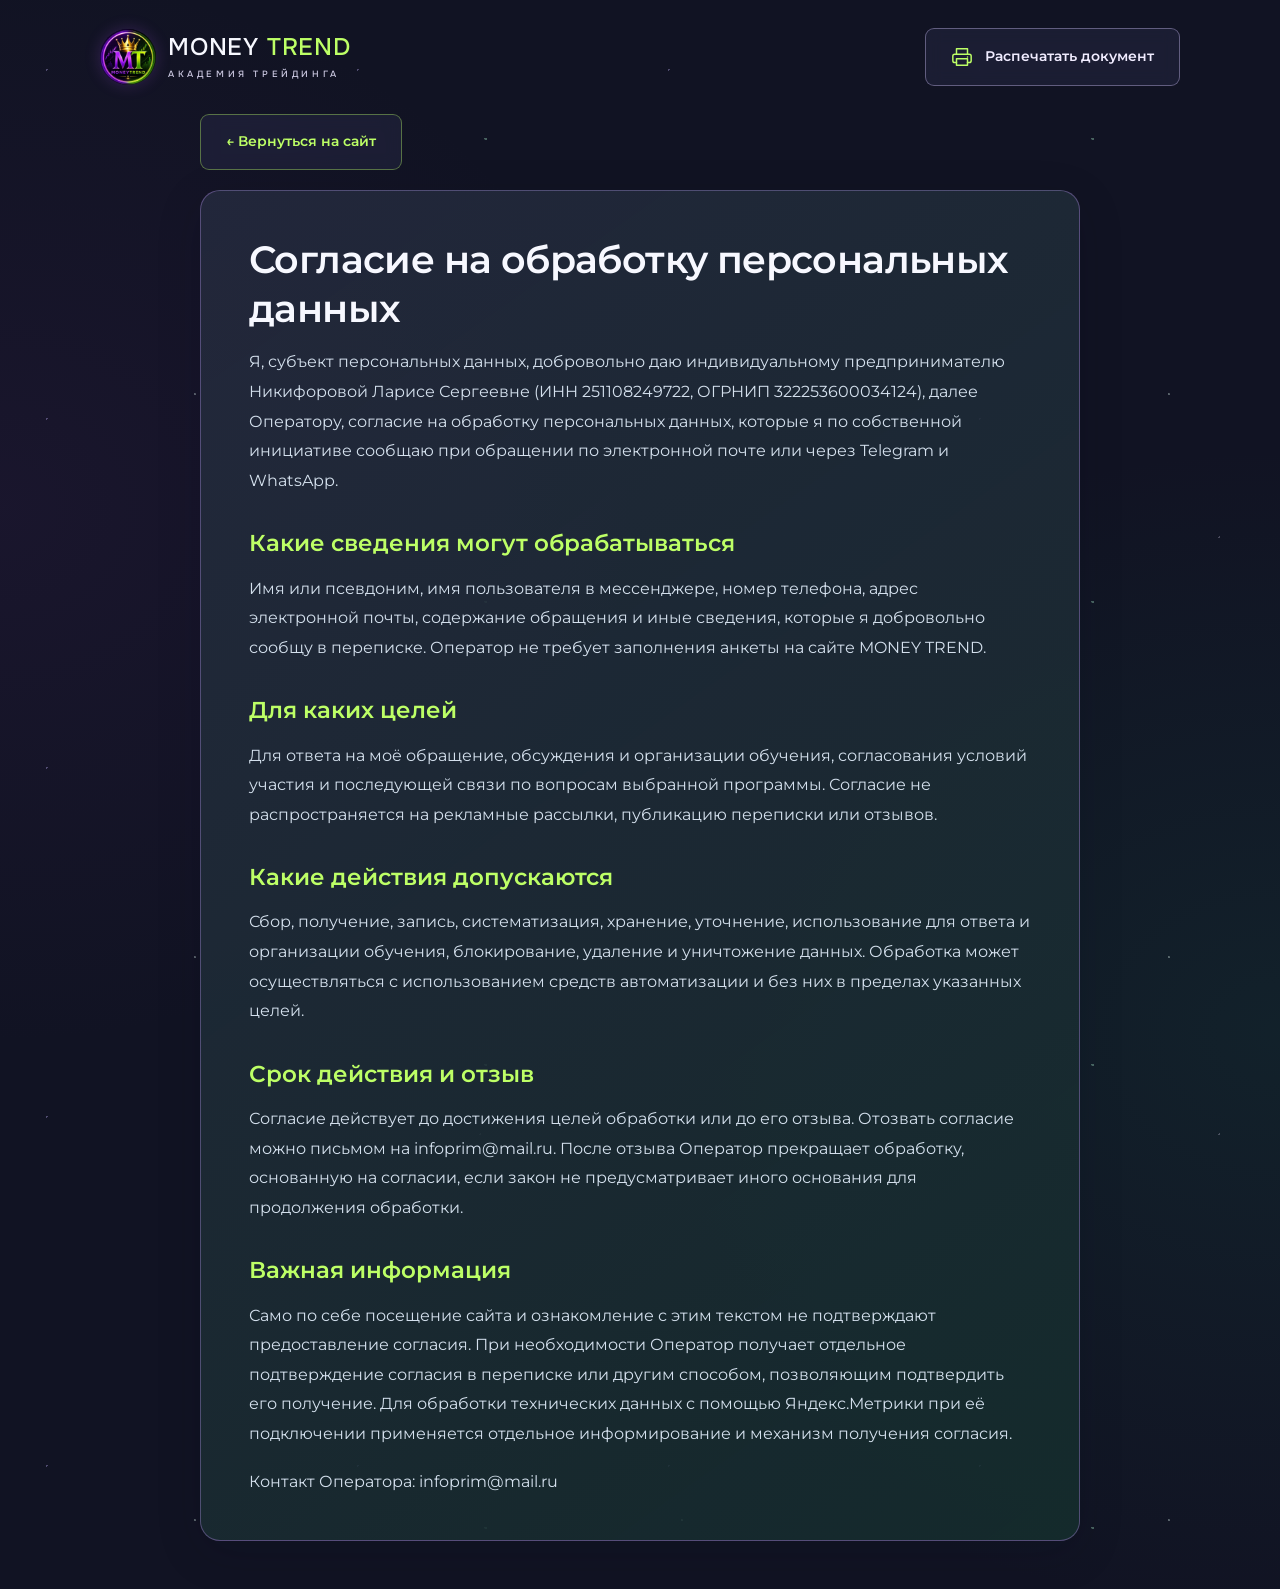
<file: consent.html>
<!doctype html>
<html lang="ru">
<head>
<meta charset="utf-8">
<meta name="viewport" content="width=device-width,initial-scale=1">
<meta name="theme-color" content="#111323">
<meta name="format-detection" content="telephone=no">
<title>Согласие на обработку персональных данных | MONEY TREND</title>
<meta name="description" content="Согласие на обработку персональных данных MONEY TREND.">
<link rel="icon" href="assets/money-trend-logo.jpg" type="image/jpeg">
<link rel="preload" href="assets/montserrat-variable.ttf" as="font" type="font/ttf" crossorigin>
<link rel="stylesheet" href="styles.css?v=32">
<link rel="stylesheet" href="offer.css?v=2">
<script defer src="offer.js?v=1"></script>
</head>
<body class="offer-page">
<header class="offer-header offer-shell">
<a class="brand offer-brand" href="index.html" aria-label="MONEY TREND — основной сайт"><img class="brand-logo" src="assets/money-trend-logo.jpg" width="56" height="56" alt=""><span>MONEY <span class="brand-light">TREND</span><small>АКАДЕМИЯ ТРЕЙДИНГА</small></span></a>
<button class="button glass offer-print" id="offer-print" type="button"><svg class="offer-print-icon" viewBox="0 0 24 24" fill="none" stroke="currentColor" stroke-width="1.6" stroke-linecap="round" stroke-linejoin="round" aria-hidden="true" focusable="false"><path d="M6 9V3h12v6M6 18H4a2 2 0 0 1-2-2v-5a2 2 0 0 1 2-2h16a2 2 0 0 1 2 2v5a2 2 0 0 1-2 2h-2"/><path d="M6 14h12v7H6Z"/><path d="M18 12h.01"/></svg>Распечатать документ</button>
</header>
<main class="offer-main offer-shell">
<nav class="offer-return-nav" aria-label="Возврат к основному сайту"><a class="button glass offer-return" href="index.html#footer-documents-title">← Вернуться на сайт</a></nav>
<article class="offer-document" id="consent-document" aria-labelledby="consent-title">
<h1 id="consent-title">Согласие на обработку персональных данных</h1>
<p>Я, субъект персональных данных, добровольно даю индивидуальному предпринимателю Никифоровой Ларисе Сергеевне (ИНН 251108249722, ОГРНИП 322253600034124), далее Оператору, согласие на обработку персональных данных, которые я по собственной инициативе сообщаю при обращении по электронной почте или через Telegram и WhatsApp.</p>
<h2 id="consent-section-1">Какие сведения могут обрабатываться</h2>
<p>Имя или псевдоним, имя пользователя в мессенджере, номер телефона, адрес электронной почты, содержание обращения и иные сведения, которые я добровольно сообщу в переписке. Оператор не требует заполнения анкеты на сайте MONEY TREND.</p>
<h2 id="consent-section-2">Для каких целей</h2>
<p>Для ответа на моё обращение, обсуждения и организации обучения, согласования условий участия и последующей связи по вопросам выбранной программы. Согласие не распространяется на рекламные рассылки, публикацию переписки или отзывов.</p>
<h2 id="consent-section-3">Какие действия допускаются</h2>
<p>Сбор, получение, запись, систематизация, хранение, уточнение, использование для ответа и организации обучения, блокирование, удаление и уничтожение данных. Обработка может осуществляться с использованием средств автоматизации и без них в пределах указанных целей.</p>
<h2 id="consent-section-4">Срок действия и отзыв</h2>
<p>Согласие действует до достижения целей обработки или до его отзыва. Отозвать согласие можно письмом на infoprim@mail.ru. После отзыва Оператор прекращает обработку, основанную на согласии, если закон не предусматривает иного основания для продолжения обработки.</p>
<h2 id="consent-section-5">Важная информация</h2>
<p>Само по себе посещение сайта и ознакомление с этим текстом не подтверждают предоставление согласия. При необходимости Оператор получает отдельное подтверждение согласия в переписке или другим способом, позволяющим подтвердить его получение. Для обработки технических данных с помощью Яндекс.Метрики при её подключении применяется отдельное информирование и механизм получения согласия.</p>
<p>Контакт Оператора: infoprim@mail.ru</p>
</article>
</main>
</body>
</html>
</file>
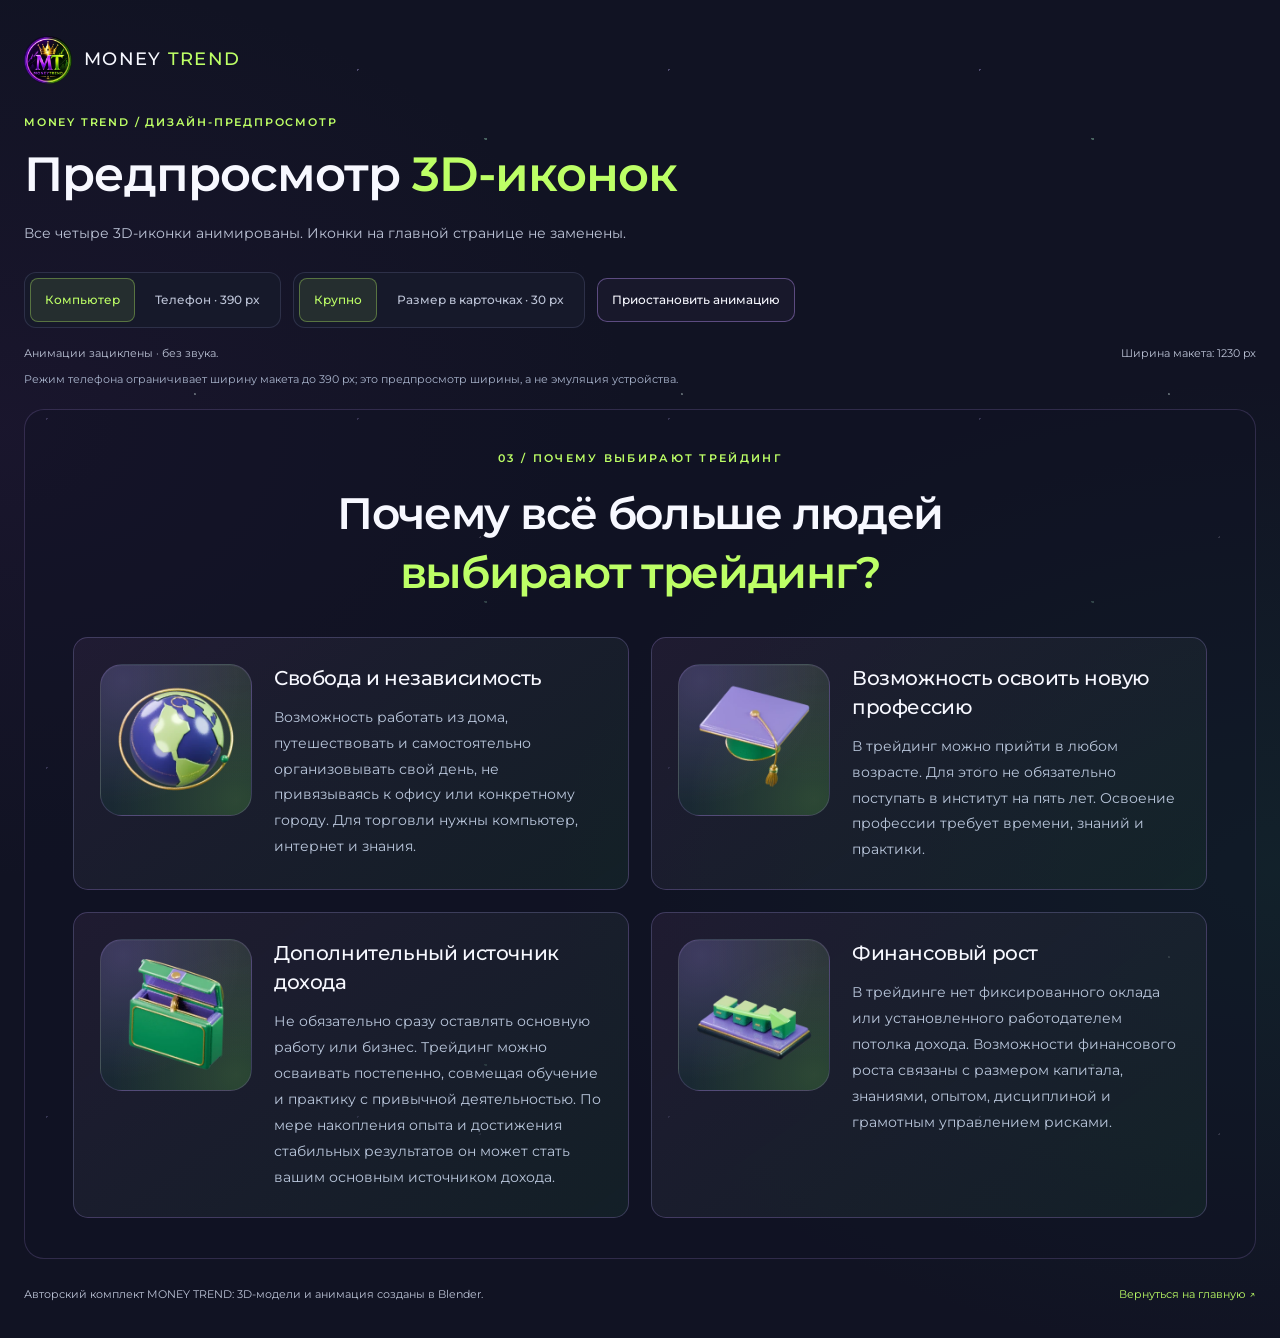
<file: icons-preview.html>
<!doctype html>
<html lang="ru">
<head>
<meta charset="utf-8">
<meta name="viewport" content="width=device-width,initial-scale=1">
<meta name="robots" content="noindex,nofollow">
<title>MONEY TREND — предпросмотр 3D-иконок</title>
<meta name="theme-color" content="#111323">
<link rel="icon" href="assets/money-trend-logo.jpg" type="image/jpeg">
<link rel="preload" href="assets/montserrat-variable.ttf" as="font" type="font/ttf" crossorigin>
<link rel="stylesheet" href="styles.css">
<link rel="stylesheet" href="icons-preview.css?v=4">
<script defer src="icons-preview.js"></script>
</head>
<body class="icons-preview-page">
<a class="skip" href="#preview-content">К предпросмотру</a>
<header class="preview-heading preview-wrap">
<a class="preview-brand" href="./" aria-label="На главную MONEY TREND"><img src="assets/money-trend-logo.jpg" width="48" height="48" alt=""><span>MONEY <b>TREND</b></span></a>
<p class="eyebrow">MONEY TREND / ДИЗАЙН-ПРЕДПРОСМОТР</p>
<h1>Предпросмотр <em>3D-иконок</em></h1>
<p class="preview-note">Все четыре 3D-иконки анимированы. Иконки на главной странице не заменены.</p>
</header>
<main id="preview-content" class="preview-wrap">
<div class="preview-controls" id="preview-controls" hidden>
<div class="preview-control-group" role="group" aria-label="Ширина предпросмотра"><button type="button" data-viewport="desktop" aria-pressed="true">Компьютер</button><button type="button" data-viewport="phone" aria-pressed="false">Телефон · 390 px</button></div>
<div class="preview-control-group" role="group" aria-label="Размер иконок"><button type="button" data-scale="large" aria-pressed="true">Крупно</button><button type="button" data-scale="actual" aria-pressed="false">Размер в карточках · 30 px</button></div>
<button class="preview-motion-toggle" id="preview-motion-toggle" type="button" aria-pressed="false">Приостановить анимацию</button>
</div>
<div class="preview-status-row"><p id="preview-motion-status" role="status" aria-live="polite">Анимации зациклены и воспроизводятся без звука. При уменьшении движения показываются статичные кадры.</p><output id="preview-frame-width" aria-label="Ширина макета"></output></div>
<p class="preview-width-note">Режим телефона ограничивает ширину макета до 390 px; это предпросмотр ширины, а не эмуляция устройства.</p>
<p class="preview-asset-warning" id="preview-asset-warning" role="alert" hidden>Не удалось загрузить один из файлов анимации. Обновите страницу.</p>
<div class="preview-frame" id="preview-frame" data-viewport="desktop" data-scale="large">
<section class="wrap trading-benefits-section" id="trading-benefits" aria-labelledby="trading-benefits-title"><p class="eyebrow">03 / ПОЧЕМУ ВЫБИРАЮТ ТРЕЙДИНГ</p><h2 id="trading-benefits-title">Почему всё больше людей<br><em>выбирают трейдинг?</em></h2><div class="trading-benefits-grid"><article class="trading-benefit-card"><div class="benefit-art"><picture class="benefit-icon" data-icon="globe"><source media="(prefers-reduced-motion: reduce)" srcset="assets/icons-3d/globe-poster.png"><img src="assets/icons-3d/globe.webp" data-animation="assets/icons-3d/globe.webp" data-poster="assets/icons-3d/globe-poster.png" width="320" height="320" decoding="async" alt="3D-глобус"></picture></div><div class="benefit-copy"><h3>Свобода и независимость</h3><p>Возможность работать из дома, путешествовать и самостоятельно организовывать свой день, не привязываясь к офису или конкретному городу. Для торговли нужны компьютер, интернет и знания.</p></div></article><article class="trading-benefit-card"><div class="benefit-art"><picture class="benefit-icon" data-icon="cap"><source media="(prefers-reduced-motion: reduce)" srcset="assets/icons-3d/cap-poster.png"><img src="assets/icons-3d/cap.webp" data-animation="assets/icons-3d/cap.webp" data-poster="assets/icons-3d/cap-poster.png" width="320" height="320" decoding="async" alt="Академическая шапочка в 3D"></picture></div><div class="benefit-copy"><h3>Возможность освоить новую профессию</h3><p>В трейдинг можно прийти в любом возрасте. Для этого не обязательно поступать в институт на пять лет. Освоение профессии требует времени, знаний и практики.</p></div></article><article class="trading-benefit-card"><div class="benefit-art"><picture class="benefit-icon" data-icon="wallet"><source media="(prefers-reduced-motion: reduce)" srcset="assets/icons-3d/wallet-poster.png"><img src="assets/icons-3d/wallet.webp" data-animation="assets/icons-3d/wallet.webp" data-poster="assets/icons-3d/wallet-poster.png" width="320" height="320" decoding="async" alt="Кошелёк и монеты в 3D"></picture></div><div class="benefit-copy"><h3>Дополнительный источник дохода</h3><p>Не обязательно сразу оставлять основную работу или бизнес. Трейдинг можно осваивать постепенно, совмещая обучение и практику с привычной деятельностью. По мере накопления опыта и достижения стабильных результатов он может стать вашим основным источником дохода.</p></div></article><article class="trading-benefit-card"><div class="benefit-art"><picture class="benefit-icon" data-icon="chart"><source media="(prefers-reduced-motion: reduce)" srcset="assets/icons-3d/chart-poster.png?v=2"><img src="assets/icons-3d/chart.webp?v=2" data-animation="assets/icons-3d/chart.webp?v=2" data-poster="assets/icons-3d/chart-poster.png?v=2" width="320" height="320" decoding="async" alt="Финансовый график в 3D"></picture></div><div class="benefit-copy"><h3>Финансовый рост</h3><p>В трейдинге нет фиксированного оклада или установленного работодателем потолка дохода. Возможности финансового роста связаны с размером капитала, знаниями, опытом, дисциплиной и грамотным управлением рисками.</p></div></article></div></section>
</div>
<noscript><p class="preview-noscript">Анимации доступны без JavaScript. Переключатели размера и паузы требуют JavaScript; настройка уменьшения движения учитывается автоматически.</p></noscript>
</main>
<footer class="preview-footer preview-wrap"><p>Авторский комплект MONEY TREND: 3D-модели и анимация созданы в Blender.</p><a href="./">Вернуться на главную <span aria-hidden="true">↗</span></a></footer>
</body>
</html>
</file>
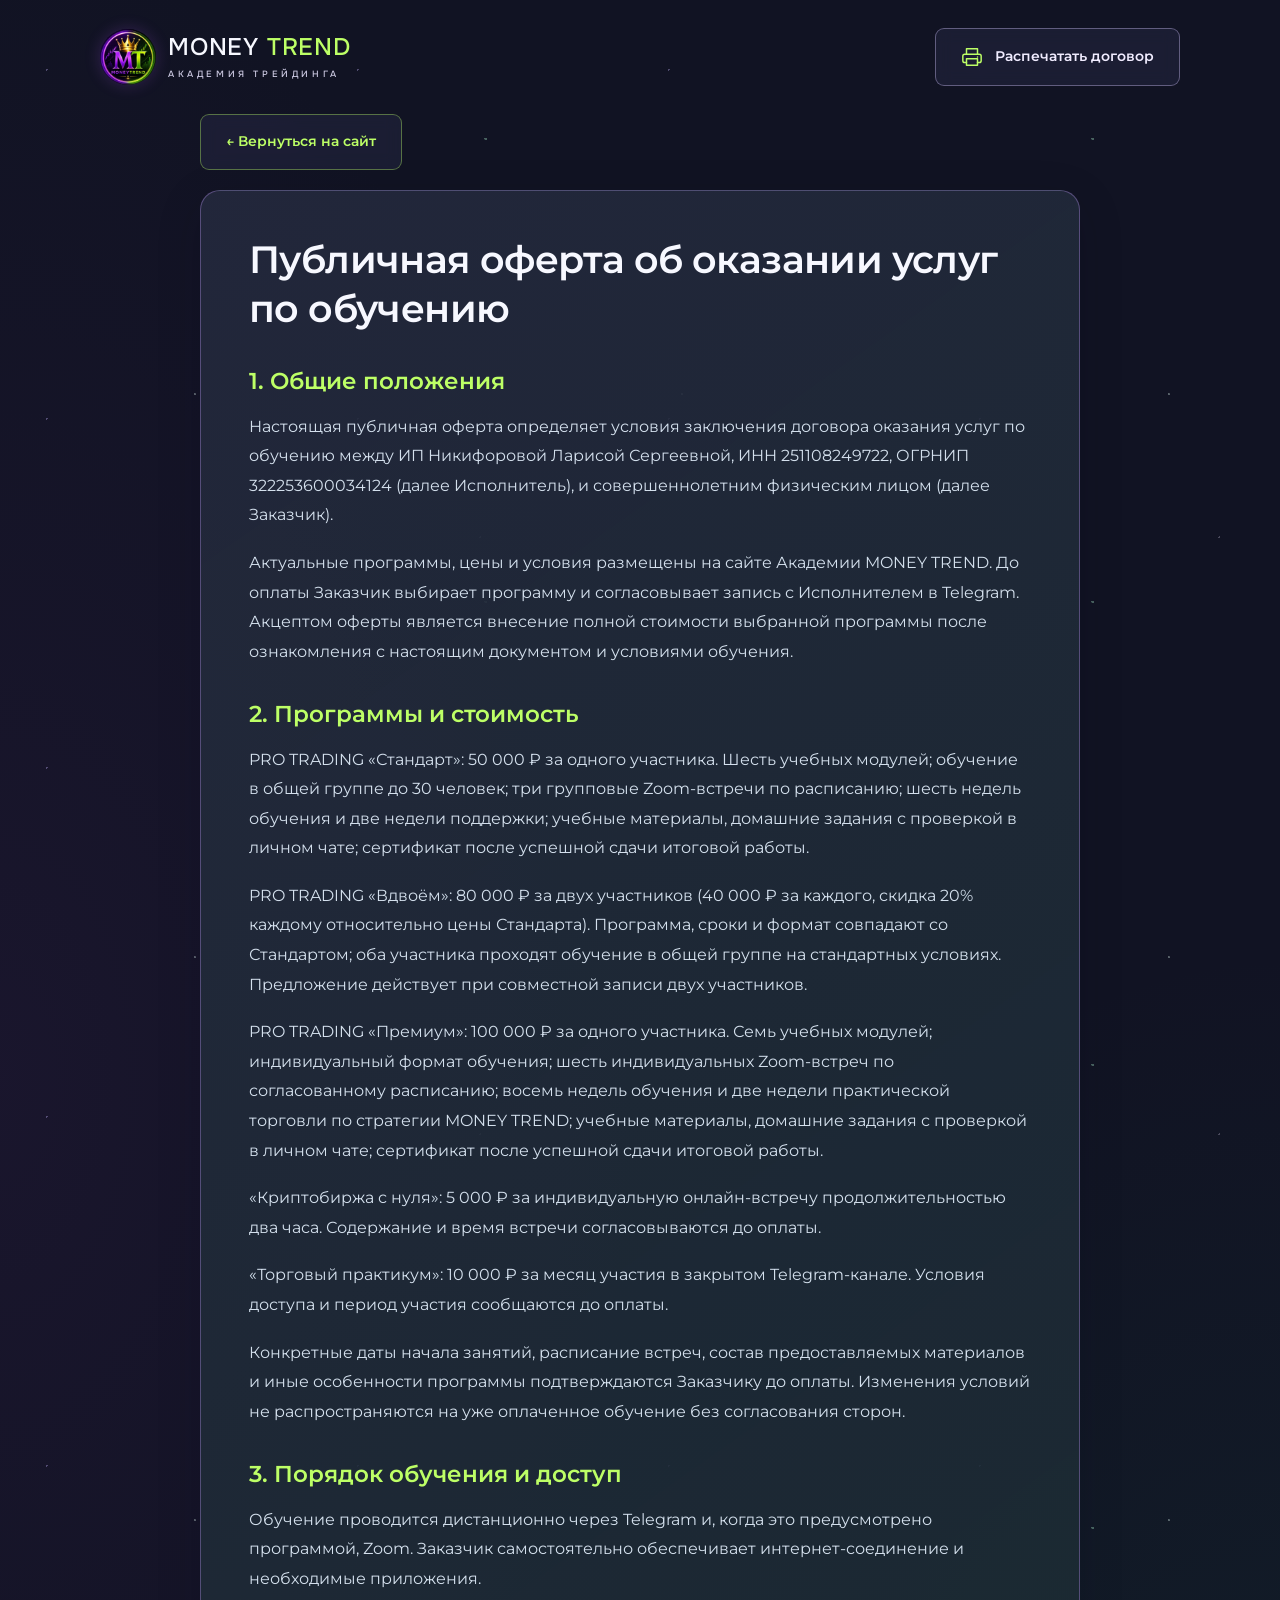
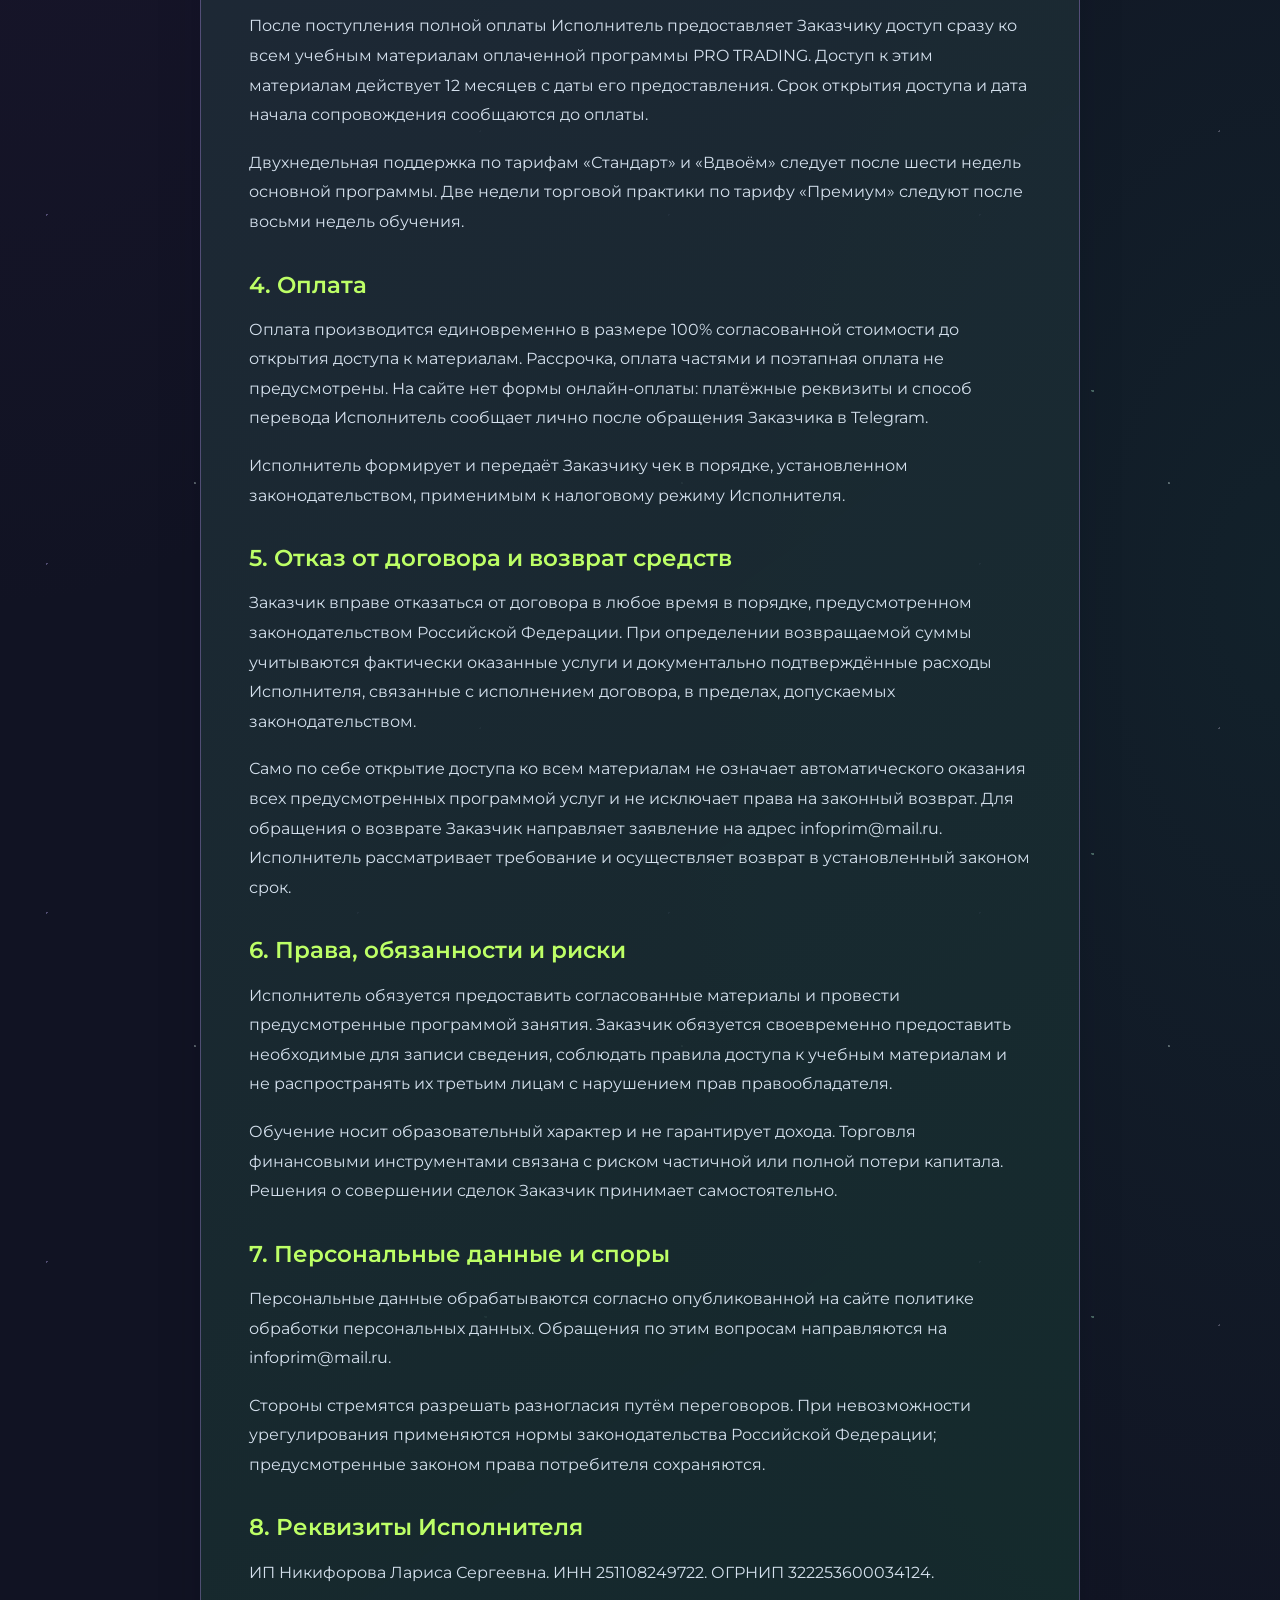
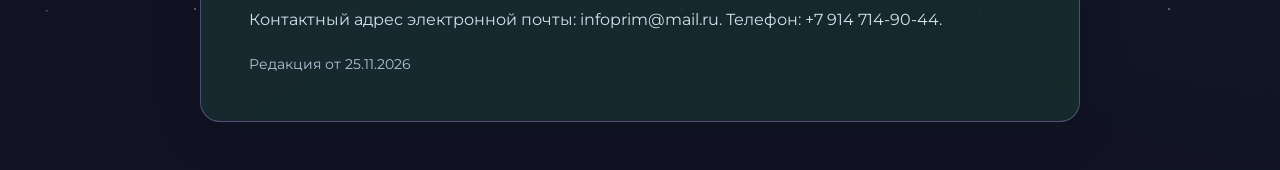
<file: offer.html>
<!doctype html>
<html lang="ru">
<head>
<meta charset="utf-8">
<meta name="viewport" content="width=device-width,initial-scale=1">
<meta name="theme-color" content="#111323">
<meta name="format-detection" content="telephone=no">
<title>Договор-оферта | MONEY TREND</title>
<meta name="description" content="Публичная оферта об оказании услуг по обучению MONEY TREND.">
<link rel="icon" href="assets/money-trend-logo.jpg" type="image/jpeg">
<link rel="preload" href="assets/montserrat-variable.ttf" as="font" type="font/ttf" crossorigin>
<link rel="stylesheet" href="styles.css?v=32">
<link rel="stylesheet" href="offer.css?v=2">
<script defer src="offer.js?v=1"></script>
</head>
<body class="offer-page">
<header class="offer-header offer-shell">
<a class="brand offer-brand" href="index.html" aria-label="MONEY TREND — основной сайт"><img class="brand-logo" src="assets/money-trend-logo.jpg" width="56" height="56" alt=""><span>MONEY <span class="brand-light">TREND</span><small>АКАДЕМИЯ ТРЕЙДИНГА</small></span></a>
<button class="button glass offer-print" id="offer-print" type="button"><svg class="offer-print-icon" viewBox="0 0 24 24" fill="none" stroke="currentColor" stroke-width="1.6" stroke-linecap="round" stroke-linejoin="round" aria-hidden="true" focusable="false"><path d="M6 9V3h12v6M6 18H4a2 2 0 0 1-2-2v-5a2 2 0 0 1 2-2h16a2 2 0 0 1 2 2v5a2 2 0 0 1-2 2h-2"/><path d="M6 14h12v7H6Z"/><path d="M18 12h.01"/></svg>Распечатать договор</button>
</header>
<main class="offer-main offer-shell">
<nav class="offer-return-nav" aria-label="Возврат к основному сайту"><a class="button glass offer-return" href="index.html#footer-documents-title">← Вернуться на сайт</a></nav>
<article class="offer-document" id="offer-document" aria-labelledby="offer-title">
<h1 id="offer-title">Публичная оферта об оказании услуг по обучению</h1>
<h2 id="offer-section-1">1. Общие положения</h2>
<p>Настоящая публичная оферта определяет условия заключения договора оказания услуг по обучению между ИП Никифоровой Ларисой Сергеевной, ИНН 251108249722, ОГРНИП 322253600034124 (далее Исполнитель), и совершеннолетним физическим лицом (далее Заказчик).</p>
<p>Актуальные программы, цены и условия размещены на сайте Академии MONEY TREND. До оплаты Заказчик выбирает программу и согласовывает запись с Исполнителем в Telegram. Акцептом оферты является внесение полной стоимости выбранной программы после ознакомления с настоящим документом и условиями обучения.</p>
<h2 id="offer-section-2">2. Программы и стоимость</h2>
<p>PRO TRADING «Стандарт»: 50 000 ₽ за одного участника. Шесть учебных модулей; обучение в общей группе до 30 человек; три групповые Zoom-встречи по расписанию; шесть недель обучения и две недели поддержки; учебные материалы, домашние задания с проверкой в личном чате; сертификат после успешной сдачи итоговой работы.</p>
<p>PRO TRADING «Вдвоём»: 80 000 ₽ за двух участников (40 000 ₽ за каждого, скидка 20% каждому относительно цены Стандарта). Программа, сроки и формат совпадают со Стандартом; оба участника проходят обучение в общей группе на стандартных условиях. Предложение действует при совместной записи двух участников.</p>
<p>PRO TRADING «Премиум»: 100 000 ₽ за одного участника. Семь учебных модулей; индивидуальный формат обучения; шесть индивидуальных Zoom-встреч по согласованному расписанию; восемь недель обучения и две недели практической торговли по стратегии MONEY TREND; учебные материалы, домашние задания с проверкой в личном чате; сертификат после успешной сдачи итоговой работы.</p>
<p>«Криптобиржа с нуля»: 5 000 ₽ за индивидуальную онлайн-встречу продолжительностью два часа. Содержание и время встречи согласовываются до оплаты.</p>
<p>«Торговый практикум»: 10 000 ₽ за месяц участия в закрытом Telegram-канале. Условия доступа и период участия сообщаются до оплаты.</p>
<p>Конкретные даты начала занятий, расписание встреч, состав предоставляемых материалов и иные особенности программы подтверждаются Заказчику до оплаты. Изменения условий не распространяются на уже оплаченное обучение без согласования сторон.</p>
<h2 id="offer-section-3">3. Порядок обучения и доступ</h2>
<p>Обучение проводится дистанционно через Telegram и, когда это предусмотрено программой, Zoom. Заказчик самостоятельно обеспечивает интернет-соединение и необходимые приложения.</p>
<p>После поступления полной оплаты Исполнитель предоставляет Заказчику доступ сразу ко всем учебным материалам оплаченной программы PRO TRADING. Доступ к этим материалам действует 12 месяцев с даты его предоставления. Срок открытия доступа и дата начала сопровождения сообщаются до оплаты.</p>
<p>Двухнедельная поддержка по тарифам «Стандарт» и «Вдвоём» следует после шести недель основной программы. Две недели торговой практики по тарифу «Премиум» следуют после восьми недель обучения.</p>
<h2 id="offer-section-4">4. Оплата</h2>
<p>Оплата производится единовременно в размере 100% согласованной стоимости до открытия доступа к материалам. Рассрочка, оплата частями и поэтапная оплата не предусмотрены. На сайте нет формы онлайн-оплаты: платёжные реквизиты и способ перевода Исполнитель сообщает лично после обращения Заказчика в Telegram.</p>
<p>Исполнитель формирует и передаёт Заказчику чек в порядке, установленном законодательством, применимым к налоговому режиму Исполнителя.</p>
<h2 id="offer-section-5">5. Отказ от договора и возврат средств</h2>
<p>Заказчик вправе отказаться от договора в любое время в порядке, предусмотренном законодательством Российской Федерации. При определении возвращаемой суммы учитываются фактически оказанные услуги и документально подтверждённые расходы Исполнителя, связанные с исполнением договора, в пределах, допускаемых законодательством.</p>
<p>Само по себе открытие доступа ко всем материалам не означает автоматического оказания всех предусмотренных программой услуг и не исключает права на законный возврат. Для обращения о возврате Заказчик направляет заявление на адрес infoprim@mail.ru. Исполнитель рассматривает требование и осуществляет возврат в установленный законом срок.</p>
<h2 id="offer-section-6">6. Права, обязанности и риски</h2>
<p>Исполнитель обязуется предоставить согласованные материалы и провести предусмотренные программой занятия. Заказчик обязуется своевременно предоставить необходимые для записи сведения, соблюдать правила доступа к учебным материалам и не распространять их третьим лицам с нарушением прав правообладателя.</p>
<p>Обучение носит образовательный характер и не гарантирует дохода. Торговля финансовыми инструментами связана с риском частичной или полной потери капитала. Решения о совершении сделок Заказчик принимает самостоятельно.</p>
<h2 id="offer-section-7">7. Персональные данные и споры</h2>
<p>Персональные данные обрабатываются согласно опубликованной на сайте политике обработки персональных данных. Обращения по этим вопросам направляются на infoprim@mail.ru.</p>
<p>Стороны стремятся разрешать разногласия путём переговоров. При невозможности урегулирования применяются нормы законодательства Российской Федерации; предусмотренные законом права потребителя сохраняются.</p>
<h2 id="offer-section-8">8. Реквизиты Исполнителя</h2>
<p>ИП Никифорова Лариса Сергеевна. ИНН 251108249722. ОГРНИП 322253600034124.</p>
<p>Контактный адрес электронной почты: infoprim@mail.ru. Телефон: +7 914 714-90-44.</p>
<p class="offer-revision">Редакция от 25.11.2026</p>
</article>
</main>
</body>
</html>
</file>
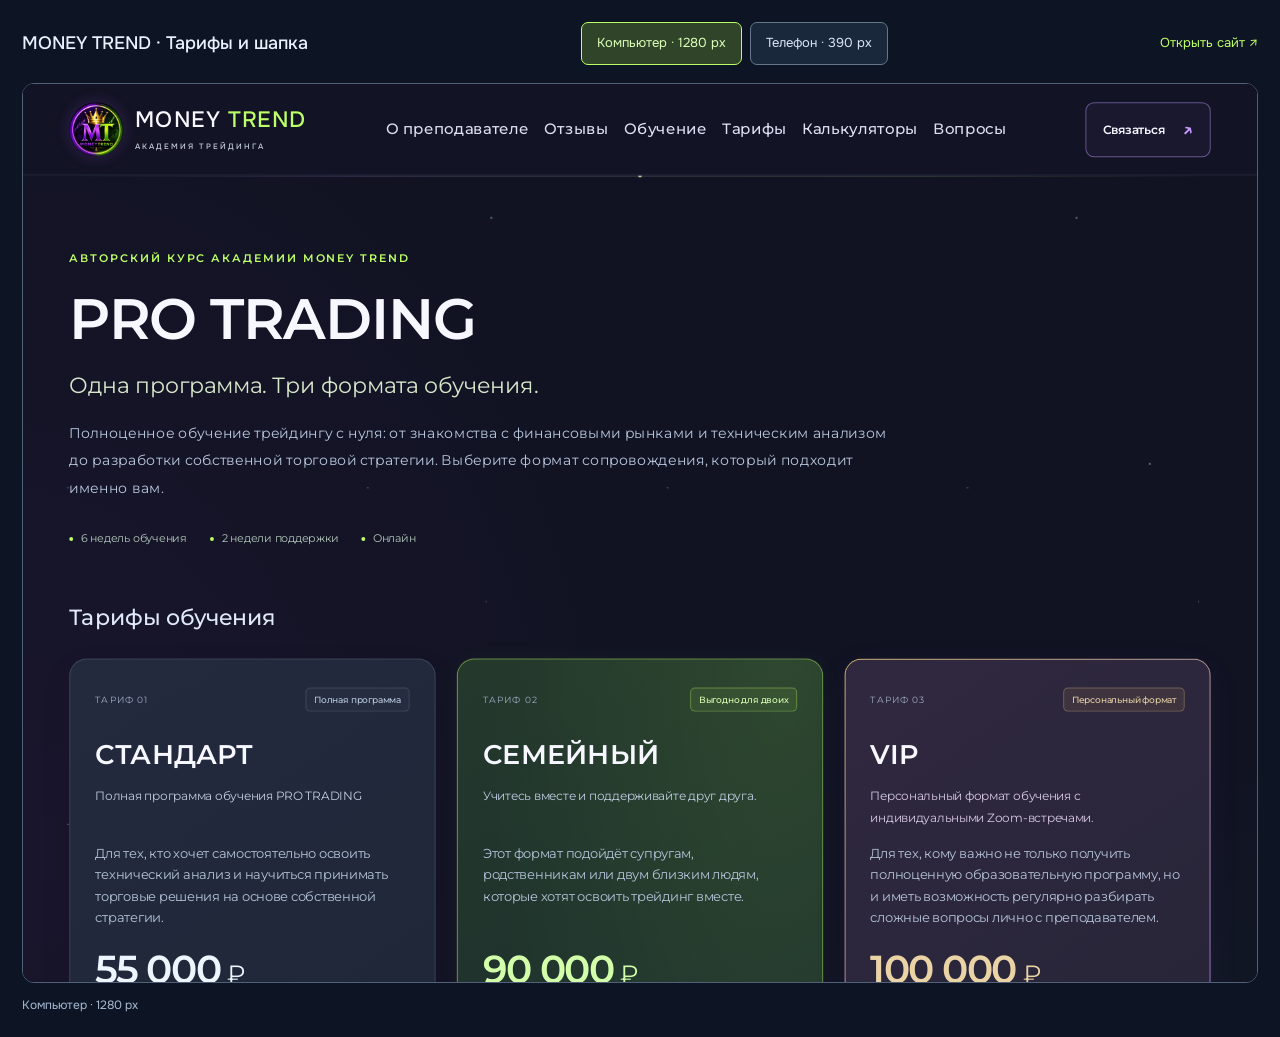
<file: preview.html>
<!doctype html>
<html lang="ru"><head><meta charset="utf-8"><meta name="viewport" content="width=device-width,initial-scale=1"><title>MONEY TREND — предпросмотр тарифов</title><style>
@font-face{font-family:Onest;src:url('assets/onest-variable.ttf') format('truetype');font-display:swap;font-weight:100 900}*{box-sizing:border-box}body{margin:0;background:#0d1524;color:#eaf1ff;font-family:Onest,Arial,sans-serif;font-size:14px;line-height:1.6}.preview-shell{max-width:1460px;margin:auto;padding:22px}.preview-toolbar{display:flex;align-items:center;justify-content:space-between;gap:18px;flex-wrap:wrap;margin-bottom:18px}.preview-toolbar h1{font-size:18px;font-weight:500;margin:0}.preview-controls{display:flex;gap:8px;flex-wrap:wrap}.preview-controls button{font:inherit;font-size:13px;border:1px solid #66768b;border-radius:7px;color:#d9e5f7;background:#1a283c;padding:10px 15px;cursor:pointer}.preview-controls button[aria-pressed=true]{border-color:#baff66;color:#dbffb7;background:#30442a}.preview-toolbar a{font-size:13px;color:#bdff66;text-decoration:none}.preview-stage{position:relative;width:100%;height:900px;overflow:hidden;background:#172338;border:1px solid #52617a;border-radius:12px}.preview-stage iframe{display:block;position:absolute;border:0;transform-origin:top left;background:#111323;top:0;left:0}.preview-size{font-size:12px;color:#a7bad2;margin:13px 0 0}button:focus-visible,a:focus-visible{outline:2px solid #bdff66;outline-offset:4px}@media(max-width:700px){.preview-shell{padding:14px}.preview-stage{height:780px}.preview-toolbar h1{font-size:16px}.preview-toolbar{gap:13px}.preview-toolbar a{font-size:12px}}
</style></head><body><main class="preview-shell"><div class="preview-toolbar"><h1>MONEY TREND · Тарифы и шапка</h1><div class="preview-controls" role="group" aria-label="Размер экрана"><button type="button" data-preview-size="desktop" aria-pressed="true">Компьютер · 1280 px</button><button type="button" data-preview-size="mobile" aria-pressed="false">Телефон · 390 px</button></div><a href="index.html#programs" target="_blank" rel="noopener">Открыть сайт ↗</a></div><div class="preview-stage" id="preview-stage"><iframe id="preview-frame" title="Предпросмотр тарифов MONEY TREND" sandbox="allow-scripts allow-same-origin allow-popups allow-top-navigation-by-user-activation"></iframe></div><p class="preview-size" id="preview-size">Компьютер · 1280 px</p></main><template id="preview-content">&lt;!doctype html&gt;&lt;html lang="ru"&gt;&lt;head&gt;&lt;meta charset="utf-8"&gt;&lt;meta name="viewport" content="width=device-width,initial-scale=1"&gt;&lt;link rel="stylesheet" href="styles.css"&gt;&lt;script defer src="site-navigation.js"&gt;&lt;/script&gt;&lt;/head&gt;&lt;body&gt;&lt;header class="header" id="site-header"&gt;&lt;div class="wrap nav"&gt;&lt;a href="#" class="brand" aria-label="Money Trend — главная"&gt;&lt;img class="brand-logo" src="assets/money-trend-logo.jpg" width="56" height="56" alt=""&gt;&lt;span class="header-wordmark"&gt;&lt;span class="brand-money"&gt;MONEY&lt;/span&gt; &lt;span class="brand-light"&gt;TREND&lt;/span&gt;&lt;small&gt;АКАДЕМИЯ ТРЕЙДИНГА&lt;/small&gt;&lt;/span&gt;&lt;/a&gt;&lt;button class="site-menu-toggle" id="site-menu-toggle" type="button" aria-expanded="false" aria-controls="site-nav-panel" hidden&gt;&lt;span class="site-menu-icon" aria-hidden="true"&gt;&lt;i&gt;&lt;/i&gt;&lt;i&gt;&lt;/i&gt;&lt;i&gt;&lt;/i&gt;&lt;/span&gt;&lt;span&gt;Меню&lt;/span&gt;&lt;/button&gt;&lt;div class="site-nav-panel" id="site-nav-panel"&gt;&lt;nav class="site-navigation" id="site-navigation" aria-label="Основная навигация"&gt;&lt;a href="#mentor"&gt;О преподавателе&lt;/a&gt;&lt;a href="#community"&gt;Отзывы&lt;/a&gt;&lt;a href="#programs"&gt;Обучение&lt;/a&gt;&lt;a href="#tariffs"&gt;Тарифы&lt;/a&gt;&lt;a href="#tools"&gt;Калькуляторы&lt;/a&gt;&lt;a href="#faq"&gt;Вопросы&lt;/a&gt;&lt;/nav&gt;&lt;a class="nav-contact" href="https://t.me/nl_nikilara" target="_blank" rel="noopener"&gt;Связаться &lt;span&gt;↗&lt;/span&gt;&lt;/a&gt;&lt;/div&gt;&lt;/div&gt;&lt;/header&gt;&lt;main class="journey-main"&gt;&lt;section class="section wrap pro-trading-section journey-divider" id="programs" aria-labelledby="pro-trading-title"&gt;&lt;span id="academy" class="legacy-course-anchor" aria-hidden="true"&gt;&lt;/span&gt;&lt;div class="pro-trading-heading"&gt;&lt;p class="eyebrow"&gt;АВТОРСКИЙ КУРС АКАДЕМИИ MONEY TREND&lt;/p&gt;&lt;h2 id="pro-trading-title"&gt;PRO TRADING&lt;/h2&gt;&lt;p class="pro-trading-subtitle"&gt;Одна программа. Три формата обучения.&lt;/p&gt;&lt;p class="pro-trading-description"&gt;Полноценное обучение трейдингу с нуля: от знакомства с финансовыми рынками и техническим анализом до разработки собственной торговой стратегии. Выберите формат сопровождения, который подходит именно вам.&lt;/p&gt;&lt;/div&gt;&lt;div class="tariff-common-line"&gt;&lt;span&gt;6 недель обучения&lt;/span&gt;&lt;span&gt;2 недели поддержки&lt;/span&gt;&lt;span&gt;Онлайн&lt;/span&gt;&lt;/div&gt;&lt;div class="tariffs-section" id="tariffs" aria-labelledby="tariffs-title"&gt;&lt;h3 id="tariffs-title" class="tariffs-title"&gt;Тарифы обучения&lt;/h3&gt;&lt;div class="tariff-grid"&gt;&lt;article class="tariff-card tariff-standard" id="standard" aria-labelledby="standard-title"&gt;&lt;div class="tariff-card-top"&gt;&lt;span&gt;ТАРИФ 01&lt;/span&gt;&lt;span class="tariff-badge tariff-standard-mark"&gt;Полная программа&lt;/span&gt;&lt;/div&gt;&lt;div class="tariff-card-heading"&gt;&lt;h3 id="standard-title"&gt;Стандарт&lt;/h3&gt;&lt;p class="tariff-tagline"&gt;Полная программа обучения PRO TRADING&lt;/p&gt;&lt;/div&gt;&lt;div class="tariff-description"&gt;&lt;p&gt;Для тех, кто хочет самостоятельно освоить технический анализ и научиться принимать торговые решения на основе собственной стратегии.&lt;/p&gt;&lt;/div&gt;&lt;div class="tariff-price-block"&gt;&lt;p class="tariff-price"&gt;55 000&lt;span&gt; ₽&lt;/span&gt;&lt;/p&gt;&lt;p class="tariff-unit"&gt;За одного ученика&lt;/p&gt;&lt;p class="tariff-price-context"&gt;6 недель обучения + 2 недели поддержки&lt;/p&gt;&lt;/div&gt;&lt;div class="tariff-benefits"&gt;&lt;ul&gt;&lt;li&gt;6 недель обучения и 2 недели дополнительной поддержки&lt;/li&gt;&lt;li&gt;Видеоуроки, конспекты и материалы в Telegram&lt;/li&gt;&lt;li&gt;Индивидуальная проверка домашних заданий&lt;/li&gt;&lt;li&gt;Обратная связь преподавателя в Telegram&lt;/li&gt;&lt;li&gt;Собственная стратегия и практика на демосчёте&lt;/li&gt;&lt;/ul&gt;&lt;/div&gt;&lt;details class="tariff-details"&gt;&lt;summary&gt;Что входит в тариф&lt;/summary&gt;&lt;div class="tariff-details-content"&gt;&lt;ul class="tariff-full-list"&gt;&lt;li&gt;6 недель обучения.&lt;/li&gt;&lt;li&gt;Видеоуроки в закрытом Telegram-канале.&lt;/li&gt;&lt;li&gt;Подробные конспекты и дополнительные материалы.&lt;/li&gt;&lt;li&gt;Изучение технического анализа финансовых рынков.&lt;/li&gt;&lt;li&gt;Работа с графиками, индикаторами и торговыми инструментами.&lt;/li&gt;&lt;li&gt;Изучение риск-менеджмента и психологии трейдинга.&lt;/li&gt;&lt;li&gt;Разработка собственной торговой стратегии.&lt;/li&gt;&lt;li&gt;Домашние задания с индивидуальной проверкой преподавателем.&lt;/li&gt;&lt;li&gt;Обратная связь и ответы на вопросы во время обучения.&lt;/li&gt;&lt;li&gt;Практика на демосчёте после изучения теоретической части.&lt;/li&gt;&lt;li&gt;2 недели дополнительной поддержки после основной программы.&lt;/li&gt;&lt;/ul&gt;&lt;p class="tariff-detail-note"&gt;Проверка домашних заданий и обратная связь проходят в Telegram.&lt;/p&gt;&lt;/div&gt;&lt;/details&gt;&lt;a class="button enroll tariff-enroll" data-course="PRO TRADING — Стандарт" href="https://t.me/nl_nikilara" target="_blank" rel="noopener"&gt;Выбрать Стандарт&lt;span aria-hidden="true"&gt;↗&lt;/span&gt;&lt;/a&gt;&lt;/article&gt;&lt;article class="tariff-card tariff-family" id="family" aria-labelledby="family-title"&gt;&lt;div class="tariff-card-top"&gt;&lt;span&gt;ТАРИФ 02&lt;/span&gt;&lt;span class="tariff-badge"&gt;Выгодно для двоих&lt;/span&gt;&lt;/div&gt;&lt;div class="tariff-card-heading"&gt;&lt;h3 id="family-title"&gt;Семейный&lt;/h3&gt;&lt;p class="tariff-tagline"&gt;Учитесь вместе и поддерживайте друг друга.&lt;/p&gt;&lt;/div&gt;&lt;div class="tariff-description"&gt;&lt;p&gt;Этот формат подойдёт супругам, родственникам или двум близким людям, которые хотят освоить трейдинг вместе.&lt;/p&gt;&lt;/div&gt;&lt;div class="tariff-price-block"&gt;&lt;p class="tariff-price"&gt;90 000&lt;span&gt; ₽&lt;/span&gt;&lt;/p&gt;&lt;p class="tariff-unit"&gt;За двоих&lt;/p&gt;&lt;p class="tariff-price-context"&gt;Обычная стоимость двух программ — &lt;s&gt;100 000 ₽&lt;/s&gt;&lt;/p&gt;&lt;p class="tariff-discount"&gt;Скидка 10% от обычной стоимости двух программ.&lt;/p&gt;&lt;p class="tariff-saving"&gt;Экономия — 10 000 ₽.&lt;/p&gt;&lt;/div&gt;&lt;div class="tariff-benefits"&gt;&lt;ul&gt;&lt;li&gt;Полная программа PRO TRADING для двоих&lt;/li&gt;&lt;li&gt;Отдельная проверка заданий каждого ученика&lt;/li&gt;&lt;li&gt;Обратная связь и собственная стратегия для каждого&lt;/li&gt;&lt;li&gt;Практика на демосчёте и 2 недели поддержки&lt;/li&gt;&lt;li&gt;2 совместные Zoom-встречи по 60 минут&lt;/li&gt;&lt;/ul&gt;&lt;/div&gt;&lt;details class="tariff-details"&gt;&lt;summary&gt;Что входит в тариф&lt;/summary&gt;&lt;div class="tariff-details-content"&gt;&lt;ul class="tariff-full-list"&gt;&lt;li&gt;Полная шестинедельная программа PRO TRADING для двух участников.&lt;/li&gt;&lt;li&gt;Каждый получает доступ к видеоурокам, конспектам и дополнительным материалам.&lt;/li&gt;&lt;li&gt;Каждый самостоятельно выполняет домашние задания.&lt;/li&gt;&lt;li&gt;Индивидуальная проверка заданий каждого ученика.&lt;/li&gt;&lt;li&gt;Обратная связь преподавателя для обоих участников.&lt;/li&gt;&lt;li&gt;Разработка собственной торговой стратегии каждым учеником.&lt;/li&gt;&lt;li&gt;Практика на демосчёте в конце обучения.&lt;/li&gt;&lt;li&gt;2 недели дополнительной поддержки.&lt;/li&gt;&lt;li&gt;2 совместные Zoom-встречи с преподавателем по 60 минут.&lt;/li&gt;&lt;/ul&gt;&lt;p class="tariff-detail-note"&gt;На Zoom-встречах можно разобрать сложные темы, домашние задания, торговые ситуации и ответить на вопросы обоих учеников.&lt;/p&gt;&lt;/div&gt;&lt;/details&gt;&lt;a class="button enroll tariff-enroll" data-course="PRO TRADING — Семейный" href="https://t.me/nl_nikilara" target="_blank" rel="noopener"&gt;Учиться вместе&lt;span aria-hidden="true"&gt;↗&lt;/span&gt;&lt;/a&gt;&lt;/article&gt;&lt;article class="tariff-card tariff-vip" id="vip" aria-labelledby="vip-title"&gt;&lt;div class="tariff-card-top"&gt;&lt;span&gt;ТАРИФ 03&lt;/span&gt;&lt;span class="tariff-badge tariff-vip-mark"&gt;Персональный формат&lt;/span&gt;&lt;/div&gt;&lt;div class="tariff-card-heading"&gt;&lt;h3 id="vip-title"&gt;VIP&lt;/h3&gt;&lt;p class="tariff-tagline"&gt;Персональный формат обучения с индивидуальными Zoom-встречами.&lt;/p&gt;&lt;/div&gt;&lt;div class="tariff-description"&gt;&lt;p&gt;Для тех, кому важно не только получить полноценную образовательную программу, но и иметь возможность регулярно разбирать сложные вопросы лично с преподавателем.&lt;/p&gt;&lt;/div&gt;&lt;div class="tariff-price-block"&gt;&lt;p class="tariff-price"&gt;100 000&lt;span&gt; ₽&lt;/span&gt;&lt;/p&gt;&lt;p class="tariff-unit"&gt;За одного ученика&lt;/p&gt;&lt;p class="tariff-price-context"&gt;6 недель обучения + 2 недели поддержки&lt;/p&gt;&lt;/div&gt;&lt;div class="tariff-benefits"&gt;&lt;ul&gt;&lt;li&gt;Полная программа PRO TRADING и все материалы&lt;/li&gt;&lt;li&gt;Индивидуальная проверка заданий и ответы в Telegram&lt;/li&gt;&lt;li&gt;Разработка стратегии и практика на демосчёте&lt;/li&gt;&lt;li&gt;2 недели поддержки после программы&lt;/li&gt;&lt;li&gt;5 обязательных индивидуальных Zoom-встреч по 60 минут&lt;/li&gt;&lt;/ul&gt;&lt;/div&gt;&lt;details class="tariff-details"&gt;&lt;summary&gt;Что входит в тариф&lt;/summary&gt;&lt;div class="tariff-details-content"&gt;&lt;ul class="tariff-full-list"&gt;&lt;li&gt;Полная шестинедельная программа PRO TRADING.&lt;/li&gt;&lt;li&gt;Все видеоуроки, конспекты и дополнительные учебные материалы.&lt;/li&gt;&lt;li&gt;Домашние задания с индивидуальной проверкой.&lt;/li&gt;&lt;li&gt;Обратная связь преподавателя в Telegram.&lt;/li&gt;&lt;li&gt;Изучение технического анализа и разработка собственной стратегии.&lt;/li&gt;&lt;li&gt;Практика на демосчёте в конце обучения.&lt;/li&gt;&lt;li&gt;2 недели дополнительной поддержки.&lt;/li&gt;&lt;li&gt;5 обязательных индивидуальных Zoom-встреч по 60 минут.&lt;/li&gt;&lt;/ul&gt;&lt;h4&gt;Что разбираем на Zoom-встречах:&lt;/h4&gt;&lt;ul class="tariff-full-list"&gt;&lt;li&gt;Сложные темы технического анализа.&lt;/li&gt;&lt;li&gt;Практическую работу с графиками.&lt;/li&gt;&lt;li&gt;Ошибки в домашних заданиях.&lt;/li&gt;&lt;li&gt;Поиск торговых ситуаций.&lt;/li&gt;&lt;li&gt;Построение и совершенствование собственной торговой стратегии.&lt;/li&gt;&lt;li&gt;Вопросы риск-менеджмента, дисциплины и психологии торговли.&lt;/li&gt;&lt;/ul&gt;&lt;p class="tariff-detail-note"&gt;Встречи проходят по согласованному расписанию в течение шестинедельной программы.&lt;/p&gt;&lt;/div&gt;&lt;/details&gt;&lt;a class="button enroll tariff-enroll" data-course="PRO TRADING — VIP" href="https://t.me/nl_nikilara" target="_blank" rel="noopener"&gt;Выбрать VIP&lt;span aria-hidden="true"&gt;↗&lt;/span&gt;&lt;/a&gt;&lt;/article&gt;&lt;/div&gt;&lt;p class="tariff-contact"&gt;&lt;a class="button outline" href="https://t.me/nl_nikilara?text=%D0%A5%D0%BE%D1%87%D1%83%20%D1%82%D0%BE%D1%80%D0%B3%D0%BE%D0%B2%D0%B0%D1%82%D1%8C" target="_blank" rel="noopener"&gt;Не знаете, что выбрать? &lt;span aria-hidden="true"&gt;↗&lt;/span&gt;&lt;/a&gt;&lt;/p&gt;&lt;/div&gt;&lt;/section&gt;&lt;section class="wrap other-products-section journey-divider" id="other-products" aria-labelledby="other-products-title"&gt;&lt;div class="section-heading"&gt;&lt;div&gt;&lt;p class="eyebrow"&gt;ДОПОЛНИТЕЛЬНЫЕ ФОРМАТЫ&lt;/p&gt;&lt;h2 id="other-products-title"&gt;Другие возможности&lt;br&gt;&lt;span class="muted"&gt;MONEY TREND&lt;/span&gt;&lt;/h2&gt;&lt;/div&gt;&lt;p class="section-note"&gt;Нужна помощь с первыми шагами на криптобирже или хотите перейти от знаний к практике? Выберите подходящий формат.&lt;/p&gt;&lt;/div&gt;&lt;div class="other-products-grid"&gt;&lt;article class="other-product" id="start" aria-labelledby="start-title"&gt;&lt;p class="other-product-label"&gt;Персональное сопровождение 1:1&lt;/p&gt;&lt;h3 id="start-title"&gt;Криптобиржа с нуля&lt;/h3&gt;&lt;p class="other-product-subtitle"&gt;Разберёмся с криптобиржей вместе.&lt;/p&gt;&lt;div class="other-product-description"&gt;&lt;p&gt;Вы хотите начать работать с криптовалютой, но пока не понимаете, как устроена биржа, как купить USDT, настроить фьючерсный терминал и пользоваться торговыми ордерами?&lt;/p&gt;&lt;p&gt;За два часа индивидуальной встречи я помогу разобраться с основными инструментами торговой платформы.&lt;/p&gt;&lt;/div&gt;&lt;p class="other-product-price"&gt;5 000 &lt;span&gt;₽ / 2 часа&lt;/span&gt;&lt;/p&gt;&lt;p class="other-product-format"&gt;Онлайн, индивидуальная встреча&lt;/p&gt;&lt;details class="other-product-details"&gt;&lt;summary&gt;Что входит&lt;/summary&gt;&lt;ul class="other-product-list"&gt;&lt;li&gt;Регистрация на криптобирже.&lt;/li&gt;&lt;li&gt;Помощь с прохождением верификации.&lt;/li&gt;&lt;li&gt;Настройка безопасности аккаунта.&lt;/li&gt;&lt;li&gt;Знакомство с покупкой USDT через P2P.&lt;/li&gt;&lt;li&gt;Разбор пополнения и вывода средств.&lt;/li&gt;&lt;li&gt;Знакомство с интерфейсом биржи.&lt;/li&gt;&lt;li&gt;Настройка фьючерсного терминала.&lt;/li&gt;&lt;li&gt;Разбор торговых пар, маржи и кредитного плеча.&lt;/li&gt;&lt;li&gt;Знакомство с рыночными и лимитными ордерами.&lt;/li&gt;&lt;li&gt;Разбор стоп-лосса и тейк-профита.&lt;/li&gt;&lt;li&gt;Первая учебная сделка на демосчёте под руководством преподавателя.&lt;/li&gt;&lt;li&gt;Ответы на индивидуальные вопросы.&lt;/li&gt;&lt;/ul&gt;&lt;/details&gt;&lt;p class="other-bonus"&gt;&lt;strong&gt;Бонус:&lt;/strong&gt; памятка новичка по основным функциям биржи.&lt;/p&gt;&lt;p class="other-product-note"&gt;Это практическое знакомство с биржей, а не полноценное обучение трейдингу. Регистрация, верификация и другие действия выполняются самим клиентом; успешное завершение проверки личности зависит от биржи.&lt;/p&gt;&lt;a class="button outline enroll" data-course="Криптобиржа с нуля — персональное сопровождение 1:1" href="https://t.me/nl_nikilara" target="_blank" rel="noopener"&gt;Записаться на встречу&lt;span aria-hidden="true"&gt;↗&lt;/span&gt;&lt;/a&gt;&lt;/article&gt;&lt;article class="other-product" id="practice" aria-labelledby="practice-title"&gt;&lt;p class="other-product-label"&gt;Для тех, кто знает основы теханализа&lt;/p&gt;&lt;h3 id="practice-title"&gt;Торговый практикум&lt;/h3&gt;&lt;p class="other-product-subtitle"&gt;От знаний технического анализа к практической работе с рынком.&lt;/p&gt;&lt;div class="other-product-description"&gt;&lt;p&gt;Практикум предназначен для тех, кто уже знаком с основами технического анализа и хочет развивать навыки торговли в сопровождении наставника.&lt;/p&gt;&lt;/div&gt;&lt;p class="other-product-price"&gt;10 000 &lt;span&gt;₽ / 1 месяц&lt;/span&gt;&lt;/p&gt;&lt;p class="other-product-format"&gt;Онлайн, закрытый Telegram-канал&lt;/p&gt;&lt;details class="other-product-details"&gt;&lt;summary&gt;Что входит&lt;/summary&gt;&lt;ul class="other-product-list"&gt;&lt;li&gt;Доступ в закрытый Telegram-канал практикума.&lt;/li&gt;&lt;li&gt;Разбор рыночных ситуаций и торговых возможностей.&lt;/li&gt;&lt;li&gt;Торговые идеи и сигналы.&lt;/li&gt;&lt;li&gt;Изучение практического применения торговой стратегии MONEY TREND.&lt;/li&gt;&lt;li&gt;Разбор входов и выходов из позиций.&lt;/li&gt;&lt;li&gt;Работа с риск-менеджментом.&lt;/li&gt;&lt;li&gt;Развитие торговой дисциплины.&lt;/li&gt;&lt;li&gt;Обсуждение ошибок и сложных рыночных ситуаций.&lt;/li&gt;&lt;li&gt;Сопровождение и ответы на вопросы.&lt;/li&gt;&lt;/ul&gt;&lt;/details&gt;&lt;p class="other-product-note"&gt;Практикум не предназначен для абсолютных новичков. Все решения о совершении сделок участники принимают самостоятельно.&lt;/p&gt;&lt;a class="button outline enroll" data-course="Торговый практикум" href="https://t.me/nl_nikilara" target="_blank" rel="noopener"&gt;Вступить в практикум&lt;span aria-hidden="true"&gt;↗&lt;/span&gt;&lt;/a&gt;&lt;/article&gt;&lt;/div&gt;&lt;/section&gt;&lt;/main&gt;&lt;script&gt;document.querySelectorAll('.enroll').forEach(link=&gt;{link.href='https://t.me/nl_nikilara?text='+encodeURIComponent('Здравствуйте, Лариса! Хочу узнать подробнее: «'+link.dataset.course+'».')});document.querySelectorAll('.site-navigation a').forEach(link=&gt;{if(!['#programs','#tariffs'].includes(link.getAttribute('href'))){link.href='index.html'+link.getAttribute('href');link.target='_top'}});&lt;/script&gt;&lt;/body&gt;&lt;/html&gt;</template><script>
const stage=document.getElementById('preview-stage');const frame=document.getElementById('preview-frame');const buttons=Array.from(document.querySelectorAll('[data-preview-size]'));let mode=window.innerWidth<700?'mobile':'desktop';frame.srcdoc=document.getElementById('preview-content').content.textContent;
function fit(){const width=mode==='mobile'?390:1280;const scale=Math.min(1,stage.clientWidth/width);frame.style.width=width+'px';frame.style.height=(stage.clientHeight/scale)+'px';frame.style.transform='scale('+scale+')';frame.style.left=Math.max(0,(stage.clientWidth-width*scale)/2)+'px';buttons.forEach(button=>button.setAttribute('aria-pressed',String(button.dataset.previewSize===mode)));document.getElementById('preview-size').textContent=(mode==='mobile'?'Телефон · 390 px':'Компьютер · 1280 px');}
buttons.forEach(button=>button.addEventListener('click',()=>{mode=button.dataset.previewSize;fit()}));new ResizeObserver(fit).observe(stage);fit();
</script></body></html>
</file>
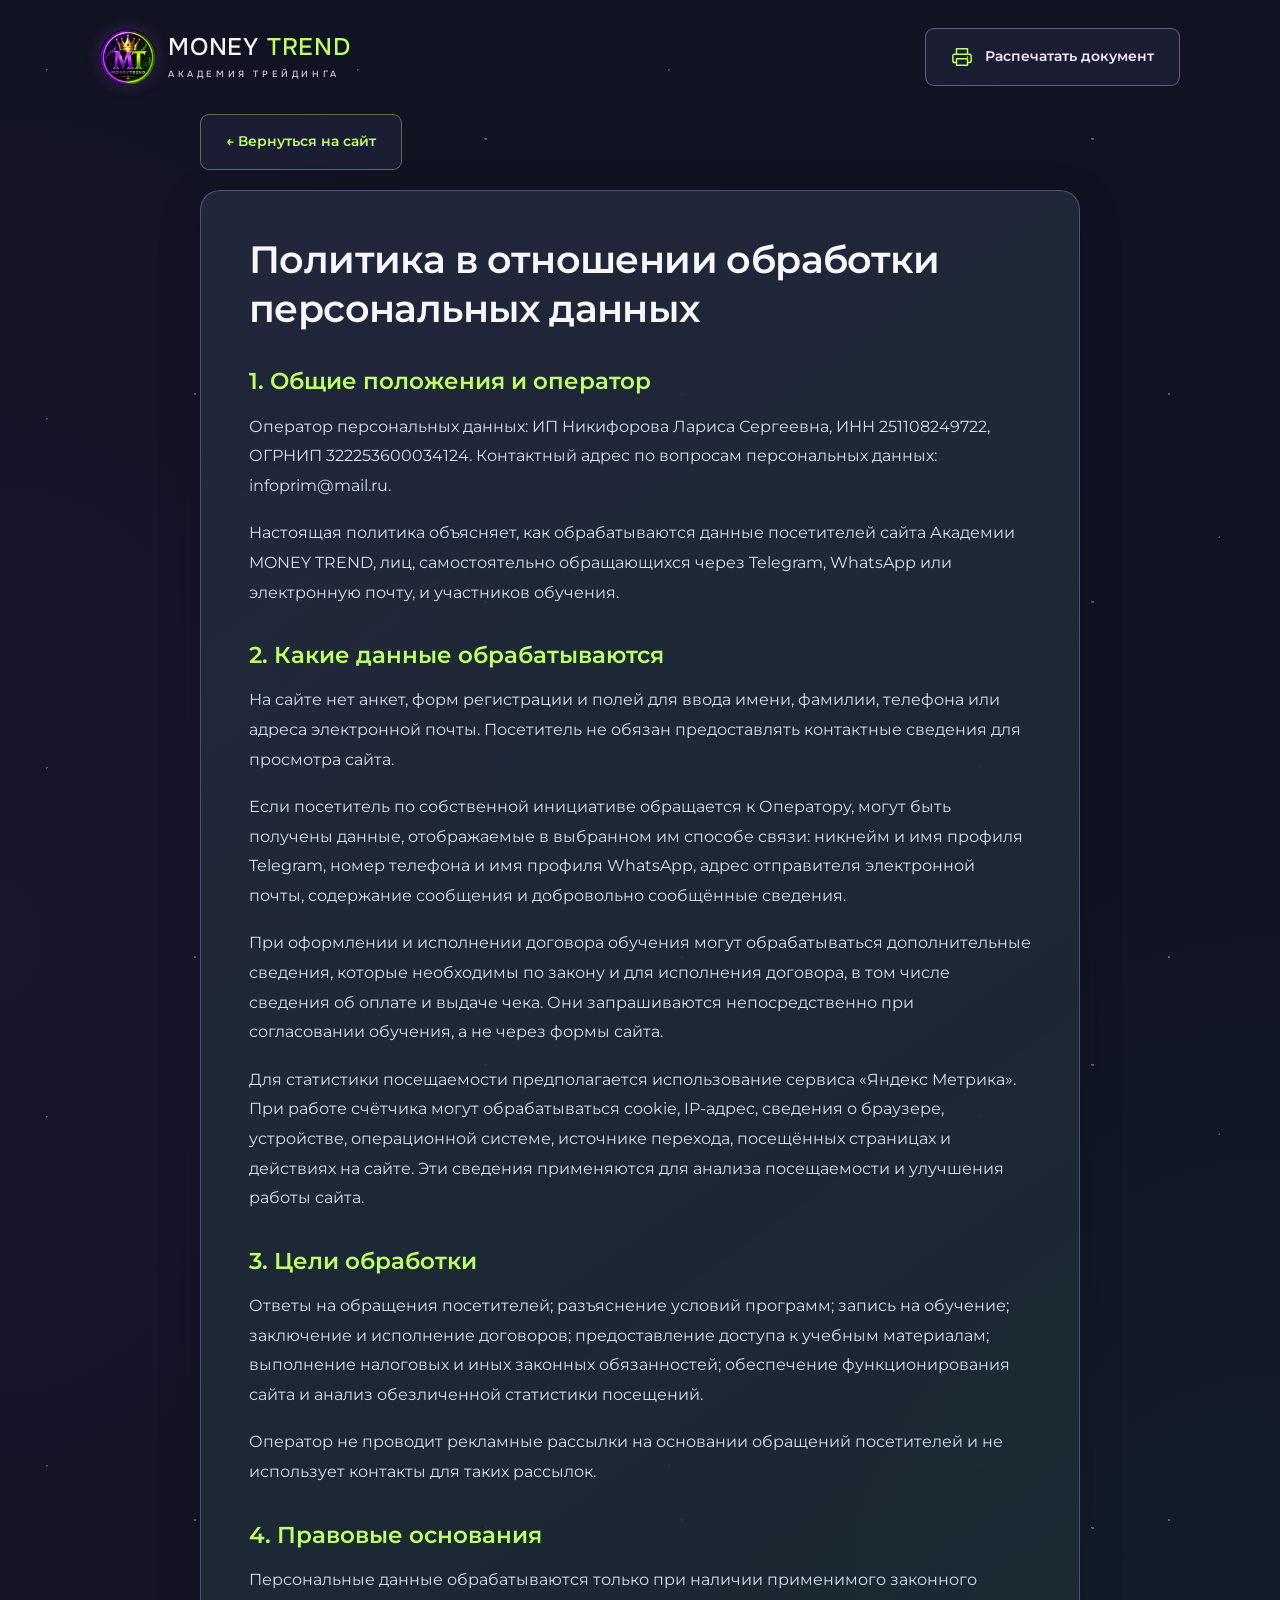
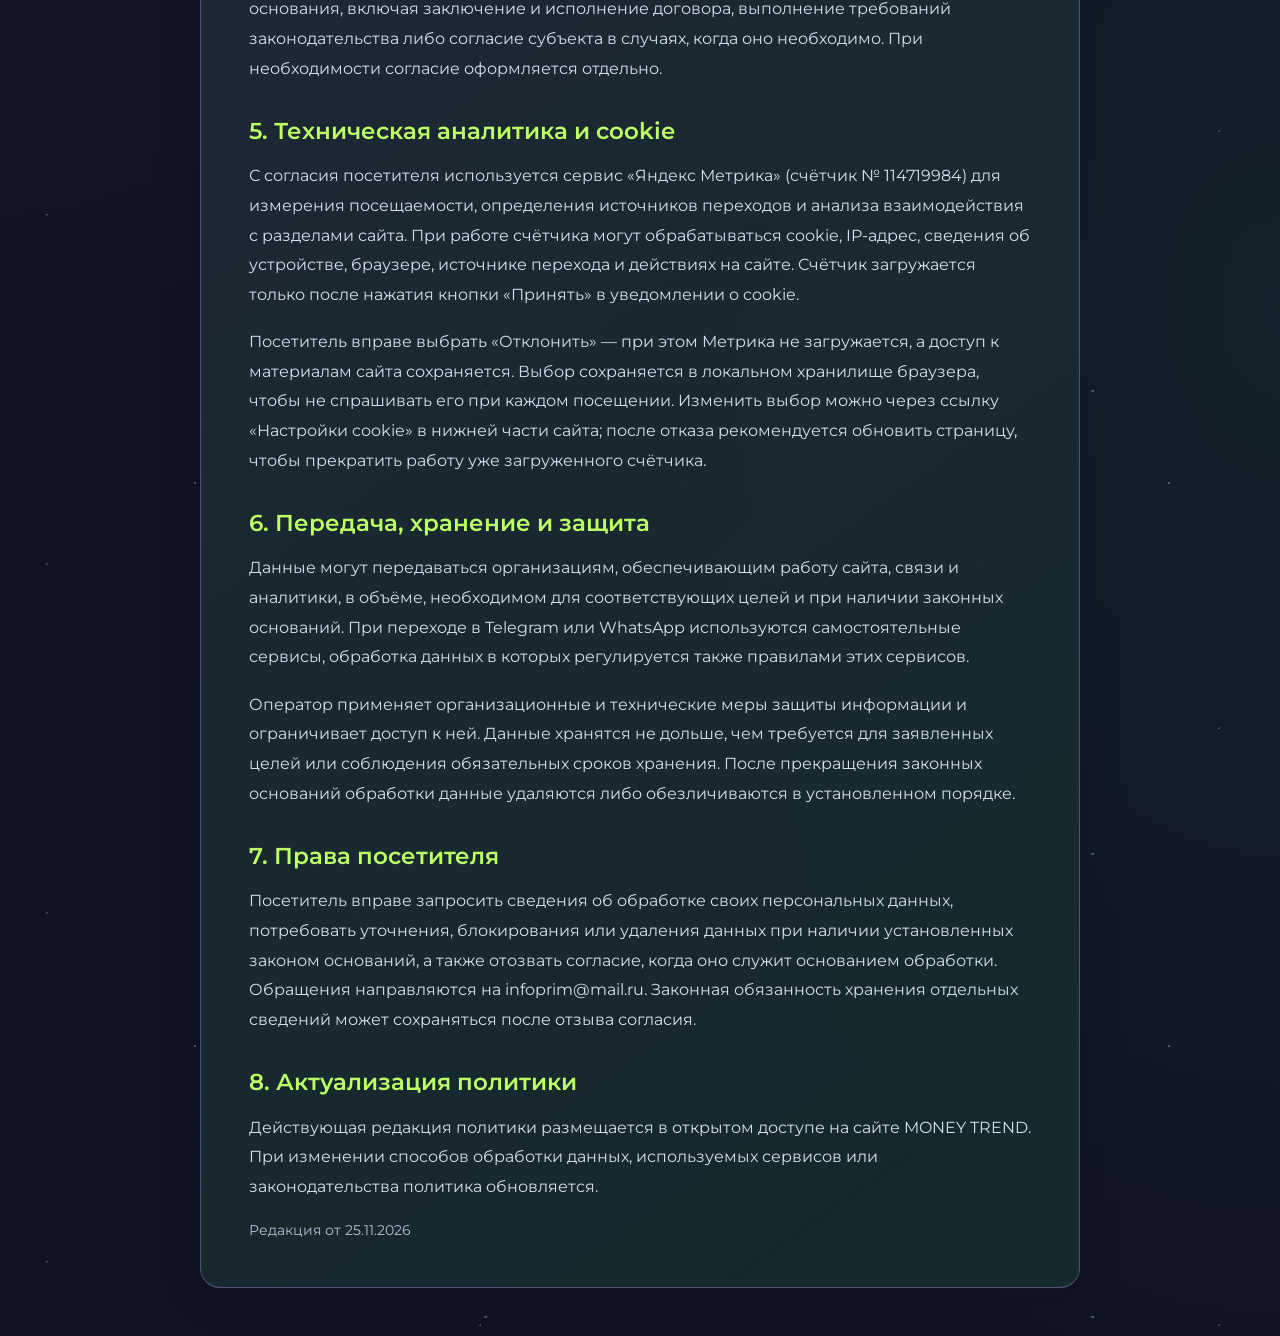
<file: privacy.html>
<!doctype html>
<html lang="ru">
<head>
<meta charset="utf-8">
<meta name="viewport" content="width=device-width,initial-scale=1">
<meta name="theme-color" content="#111323">
<meta name="format-detection" content="telephone=no">
<title>Политика обработки персональных данных | MONEY TREND</title>
<meta name="description" content="Политика в отношении обработки персональных данных MONEY TREND.">
<link rel="icon" href="assets/money-trend-logo.jpg" type="image/jpeg">
<link rel="preload" href="assets/montserrat-variable.ttf" as="font" type="font/ttf" crossorigin>
<link rel="stylesheet" href="styles.css?v=32">
<link rel="stylesheet" href="offer.css?v=2">
<script defer src="offer.js?v=1"></script>
</head>
<body class="offer-page">
<header class="offer-header offer-shell">
<a class="brand offer-brand" href="index.html" aria-label="MONEY TREND — основной сайт"><img class="brand-logo" src="assets/money-trend-logo.jpg" width="56" height="56" alt=""><span>MONEY <span class="brand-light">TREND</span><small>АКАДЕМИЯ ТРЕЙДИНГА</small></span></a>
<button class="button glass offer-print" id="offer-print" type="button"><svg class="offer-print-icon" viewBox="0 0 24 24" fill="none" stroke="currentColor" stroke-width="1.6" stroke-linecap="round" stroke-linejoin="round" aria-hidden="true" focusable="false"><path d="M6 9V3h12v6M6 18H4a2 2 0 0 1-2-2v-5a2 2 0 0 1 2-2h16a2 2 0 0 1 2 2v5a2 2 0 0 1-2 2h-2"/><path d="M6 14h12v7H6Z"/><path d="M18 12h.01"/></svg>Распечатать документ</button>
</header>
<main class="offer-main offer-shell">
<nav class="offer-return-nav" aria-label="Возврат к основному сайту"><a class="button glass offer-return" href="index.html#footer-documents-title">← Вернуться на сайт</a></nav>
<article class="offer-document" id="policy-document" aria-labelledby="policy-title">
<h1 id="policy-title">Политика в отношении обработки персональных данных</h1>
<h2 id="policy-section-1">1. Общие положения и оператор</h2>
<p>Оператор персональных данных: ИП Никифорова Лариса Сергеевна, ИНН 251108249722, ОГРНИП 322253600034124. Контактный адрес по вопросам персональных данных: infoprim@mail.ru.</p>
<p>Настоящая политика объясняет, как обрабатываются данные посетителей сайта Академии MONEY TREND, лиц, самостоятельно обращающихся через Telegram, WhatsApp или электронную почту, и участников обучения.</p>
<h2 id="policy-section-2">2. Какие данные обрабатываются</h2>
<p>На сайте нет анкет, форм регистрации и полей для ввода имени, фамилии, телефона или адреса электронной почты. Посетитель не обязан предоставлять контактные сведения для просмотра сайта.</p>
<p>Если посетитель по собственной инициативе обращается к Оператору, могут быть получены данные, отображаемые в выбранном им способе связи: никнейм и имя профиля Telegram, номер телефона и имя профиля WhatsApp, адрес отправителя электронной почты, содержание сообщения и добровольно сообщённые сведения.</p>
<p>При оформлении и исполнении договора обучения могут обрабатываться дополнительные сведения, которые необходимы по закону и для исполнения договора, в том числе сведения об оплате и выдаче чека. Они запрашиваются непосредственно при согласовании обучения, а не через формы сайта.</p>
<p>Для статистики посещаемости предполагается использование сервиса «Яндекс Метрика». При работе счётчика могут обрабатываться cookie, IP-адрес, сведения о браузере, устройстве, операционной системе, источнике перехода, посещённых страницах и действиях на сайте. Эти сведения применяются для анализа посещаемости и улучшения работы сайта.</p>
<h2 id="policy-section-3">3. Цели обработки</h2>
<p>Ответы на обращения посетителей; разъяснение условий программ; запись на обучение; заключение и исполнение договоров; предоставление доступа к учебным материалам; выполнение налоговых и иных законных обязанностей; обеспечение функционирования сайта и анализ обезличенной статистики посещений.</p>
<p>Оператор не проводит рекламные рассылки на основании обращений посетителей и не использует контакты для таких рассылок.</p>
<h2 id="policy-section-4">4. Правовые основания</h2>
<p>Персональные данные обрабатываются только при наличии применимого законного основания, включая заключение и исполнение договора, выполнение требований законодательства либо согласие субъекта в случаях, когда оно необходимо. При необходимости согласие оформляется отдельно.</p>
<h2 id="policy-section-5">5. Техническая аналитика и cookie</h2>
<p>С согласия посетителя используется сервис «Яндекс Метрика» (счётчик № 114719984) для измерения посещаемости, определения источников переходов и анализа взаимодействия с разделами сайта. При работе счётчика могут обрабатываться cookie, IP-адрес, сведения об устройстве, браузере, источнике перехода и действиях на сайте. Счётчик загружается только после нажатия кнопки «Принять» в уведомлении о cookie.</p>
<p>Посетитель вправе выбрать «Отклонить» — при этом Метрика не загружается, а доступ к материалам сайта сохраняется. Выбор сохраняется в локальном хранилище браузера, чтобы не спрашивать его при каждом посещении. Изменить выбор можно через ссылку «Настройки cookie» в нижней части сайта; после отказа рекомендуется обновить страницу, чтобы прекратить работу уже загруженного счётчика.</p>
<h2 id="policy-section-6">6. Передача, хранение и защита</h2>
<p>Данные могут передаваться организациям, обеспечивающим работу сайта, связи и аналитики, в объёме, необходимом для соответствующих целей и при наличии законных оснований. При переходе в Telegram или WhatsApp используются самостоятельные сервисы, обработка данных в которых регулируется также правилами этих сервисов.</p>
<p>Оператор применяет организационные и технические меры защиты информации и ограничивает доступ к ней. Данные хранятся не дольше, чем требуется для заявленных целей или соблюдения обязательных сроков хранения. После прекращения законных оснований обработки данные удаляются либо обезличиваются в установленном порядке.</p>
<h2 id="policy-section-7">7. Права посетителя</h2>
<p>Посетитель вправе запросить сведения об обработке своих персональных данных, потребовать уточнения, блокирования или удаления данных при наличии установленных законом оснований, а также отозвать согласие, когда оно служит основанием обработки. Обращения направляются на infoprim@mail.ru. Законная обязанность хранения отдельных сведений может сохраняться после отзыва согласия.</p>
<h2 id="policy-section-8">8. Актуализация политики</h2>
<p>Действующая редакция политики размещается в открытом доступе на сайте MONEY TREND. При изменении способов обработки данных, используемых сервисов или законодательства политика обновляется.</p>
<p class="offer-revision">Редакция от 25.11.2026</p>
</article>
</main>
</body>
</html>
</file>
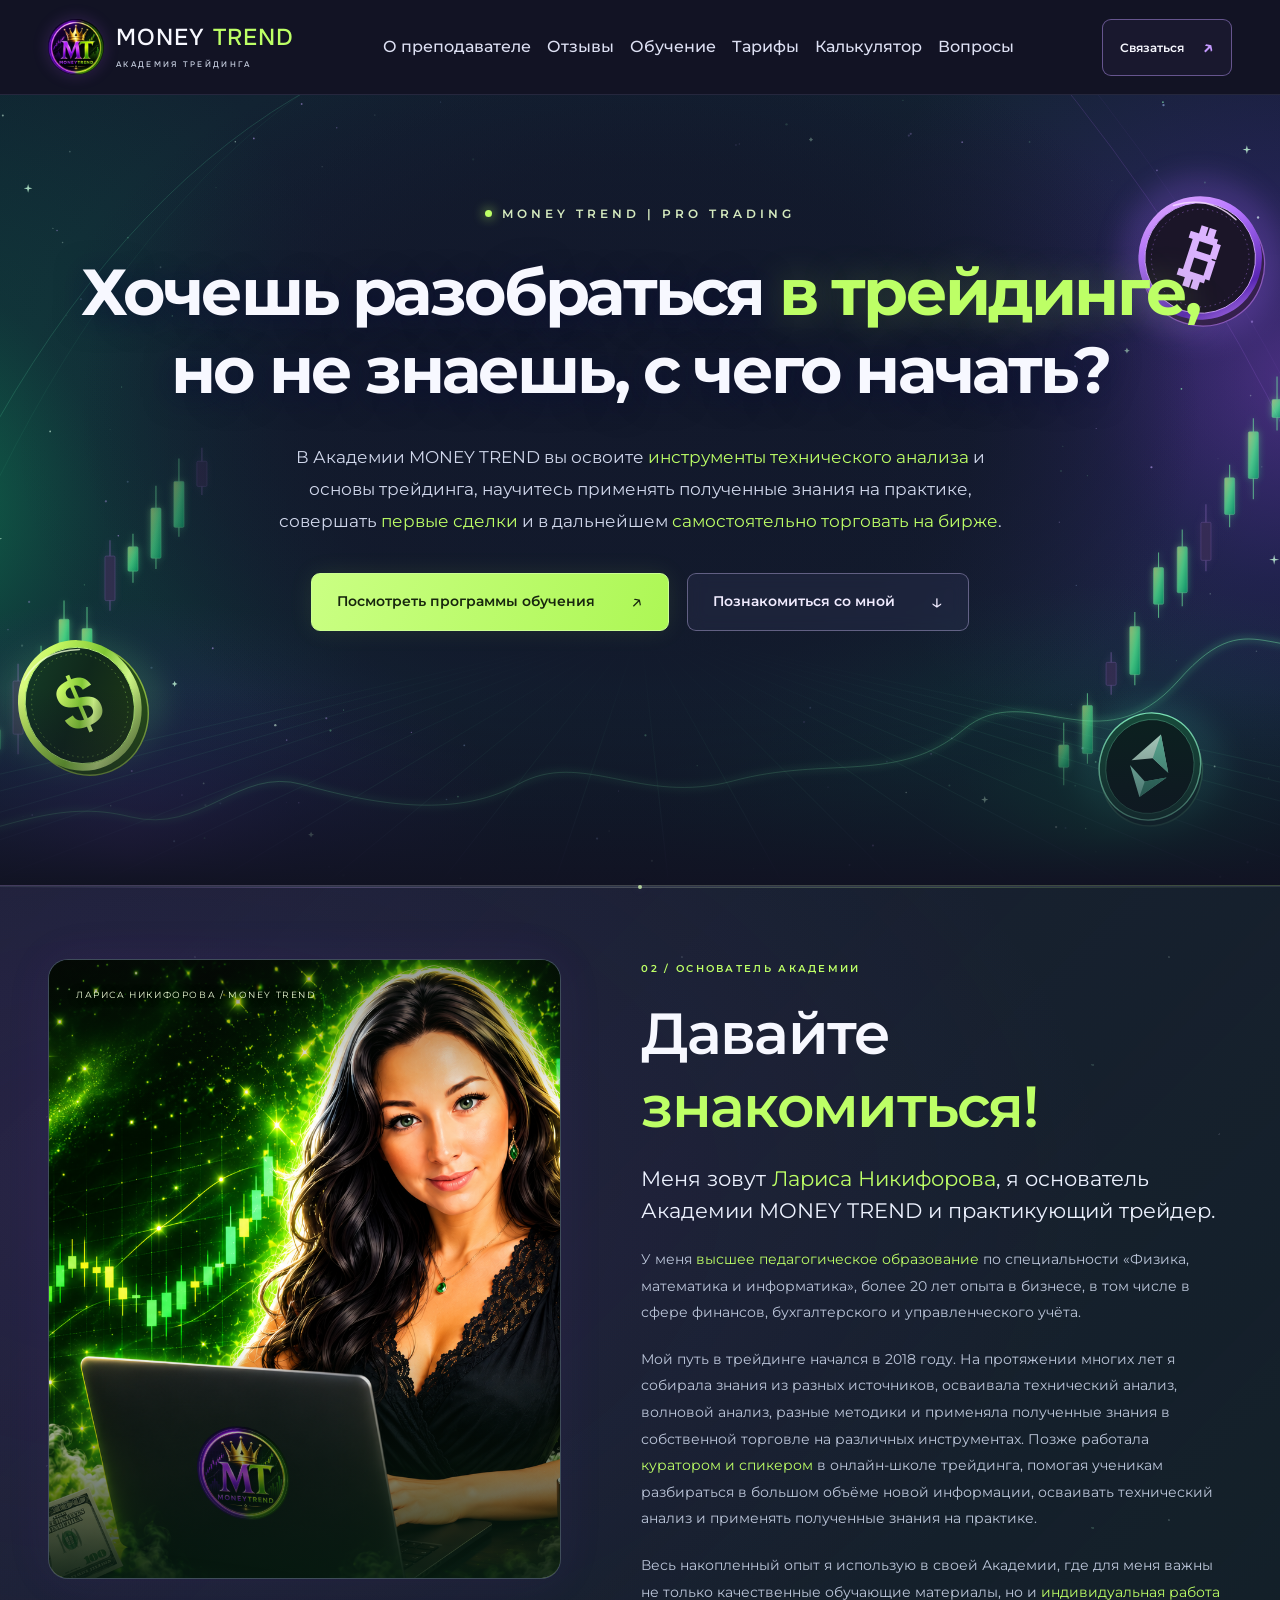
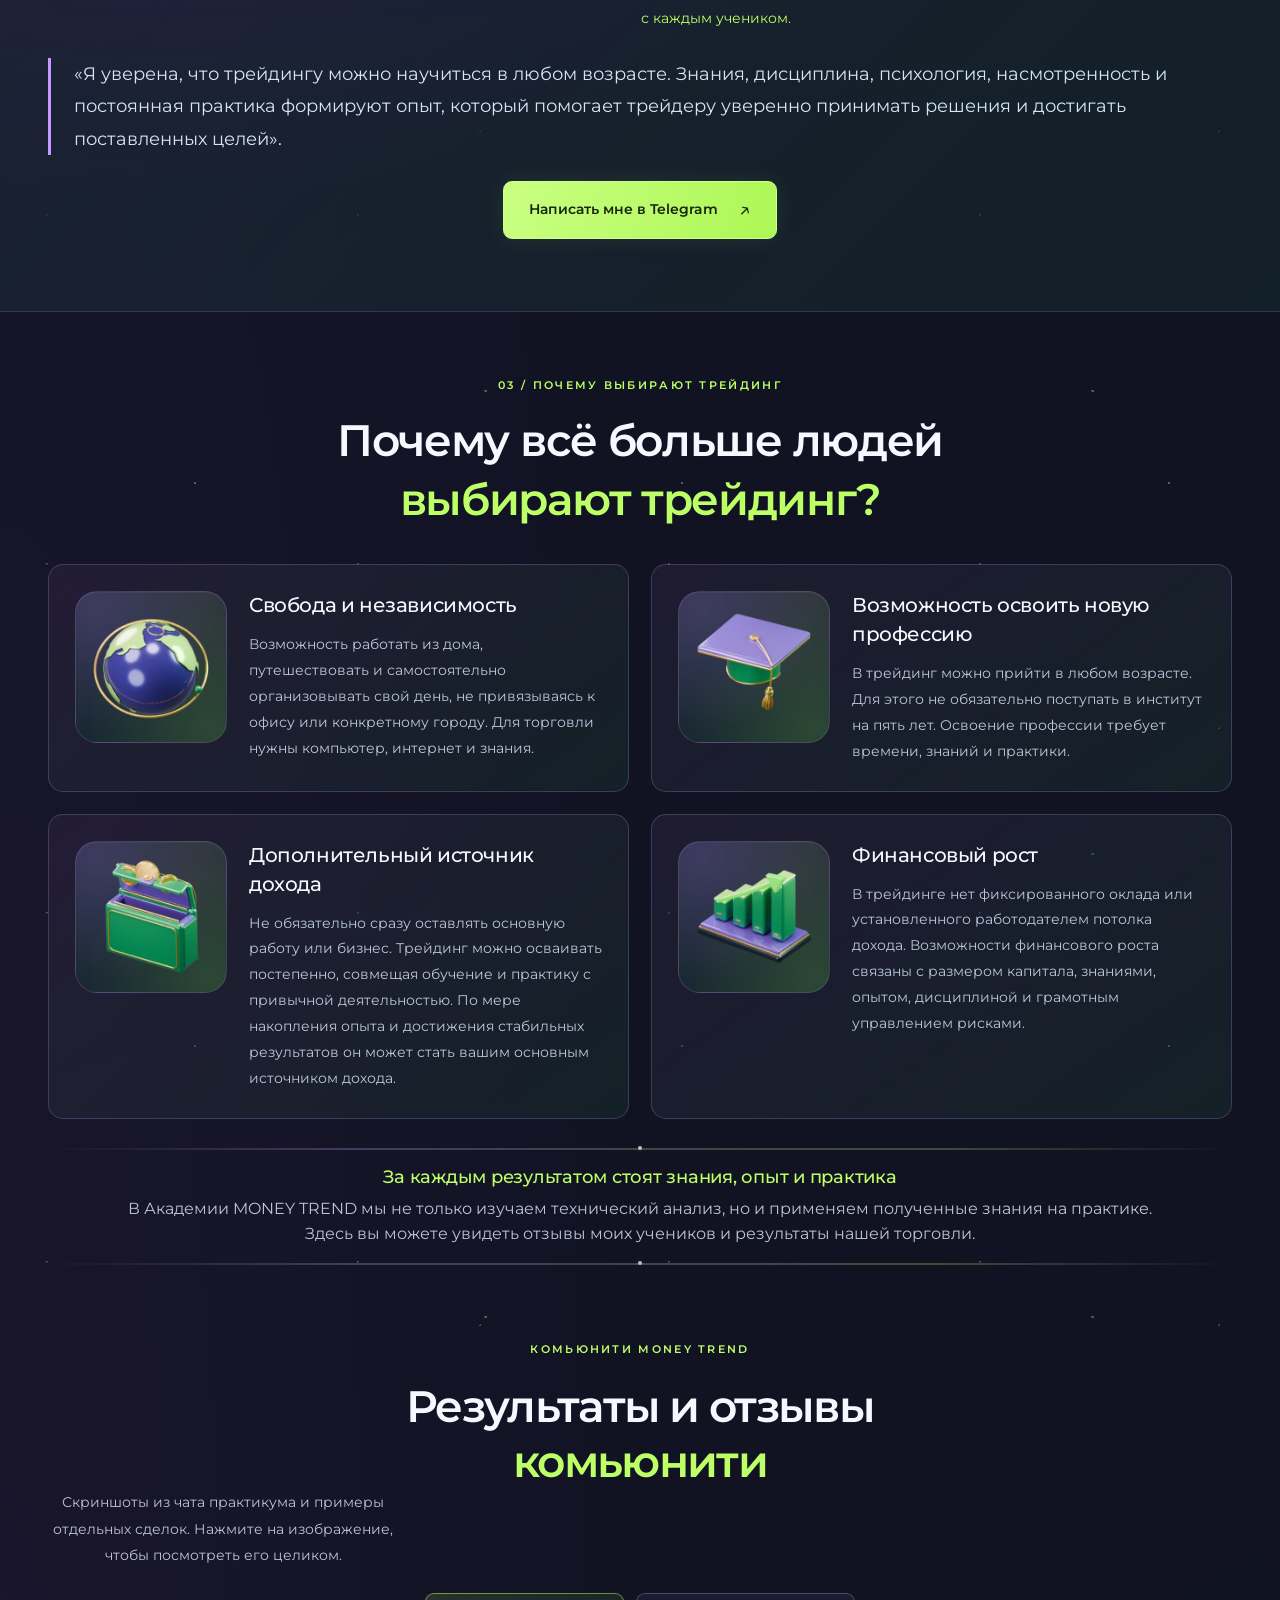
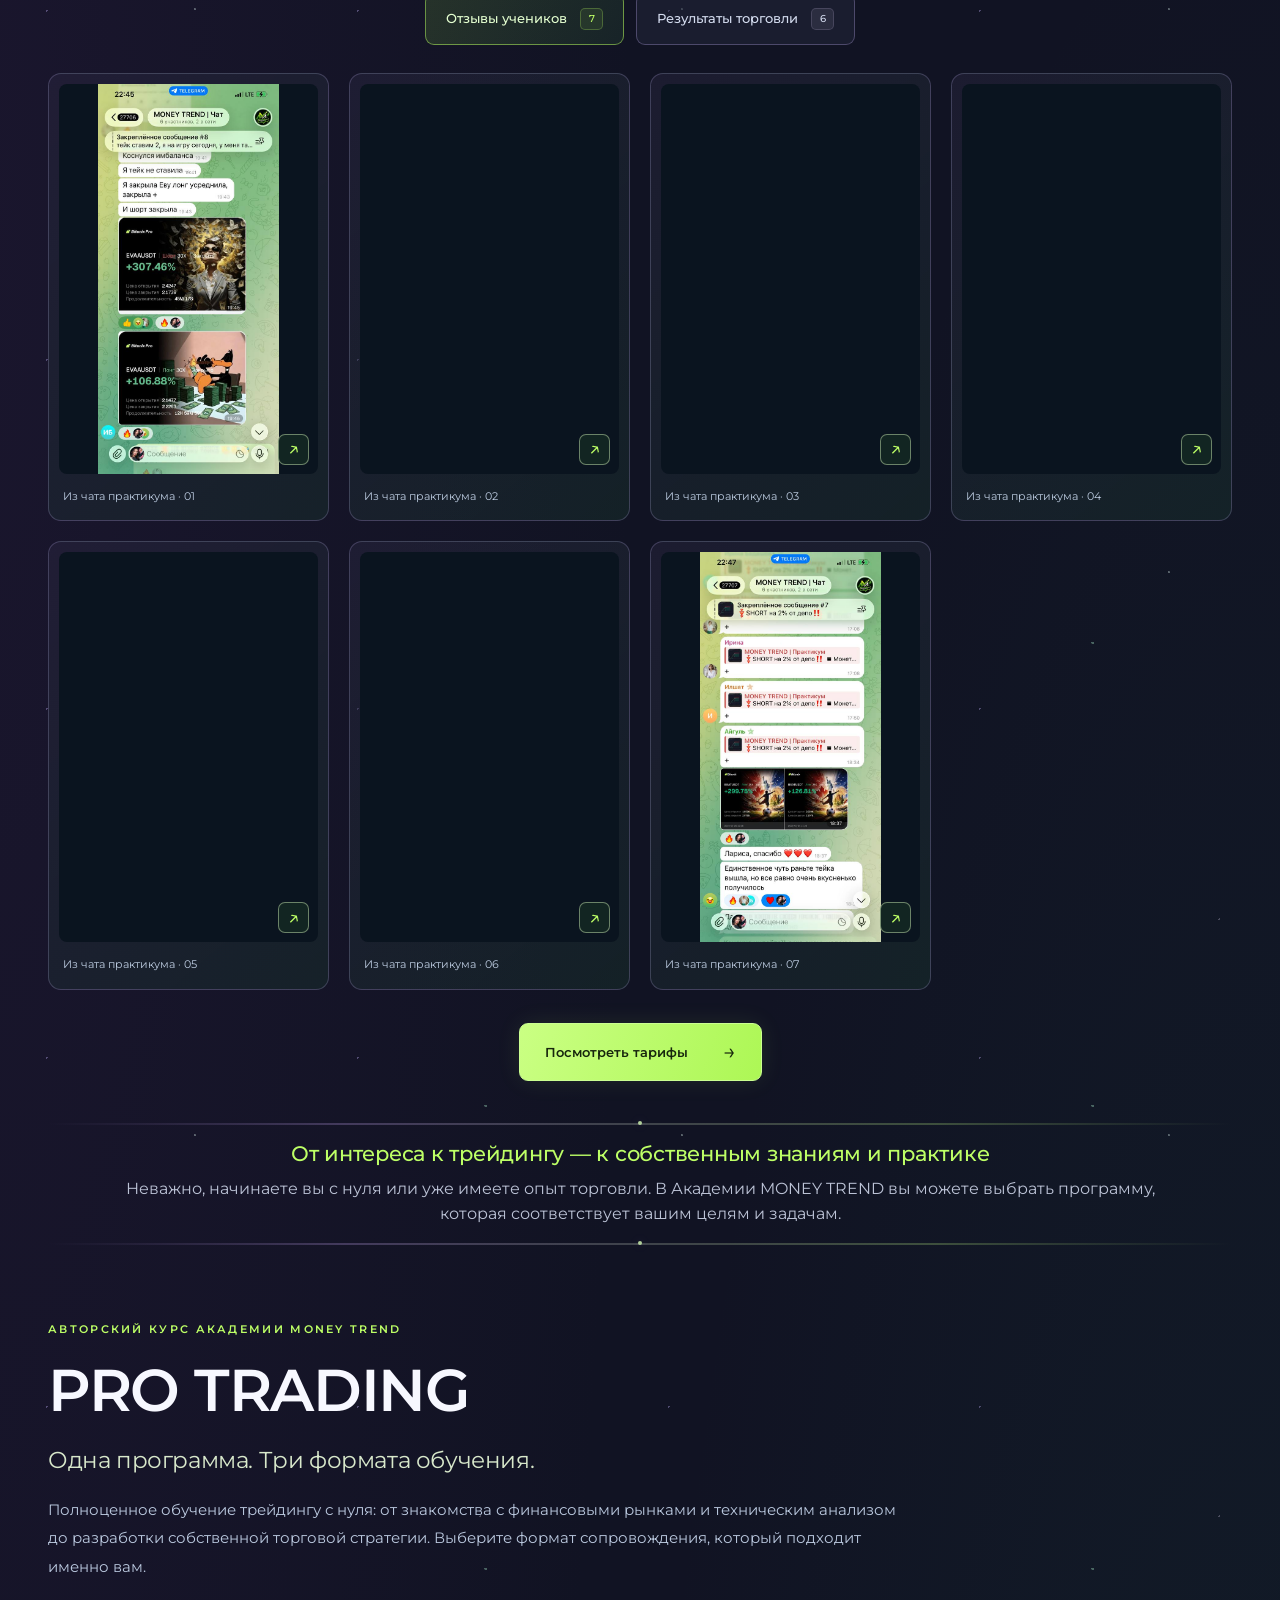
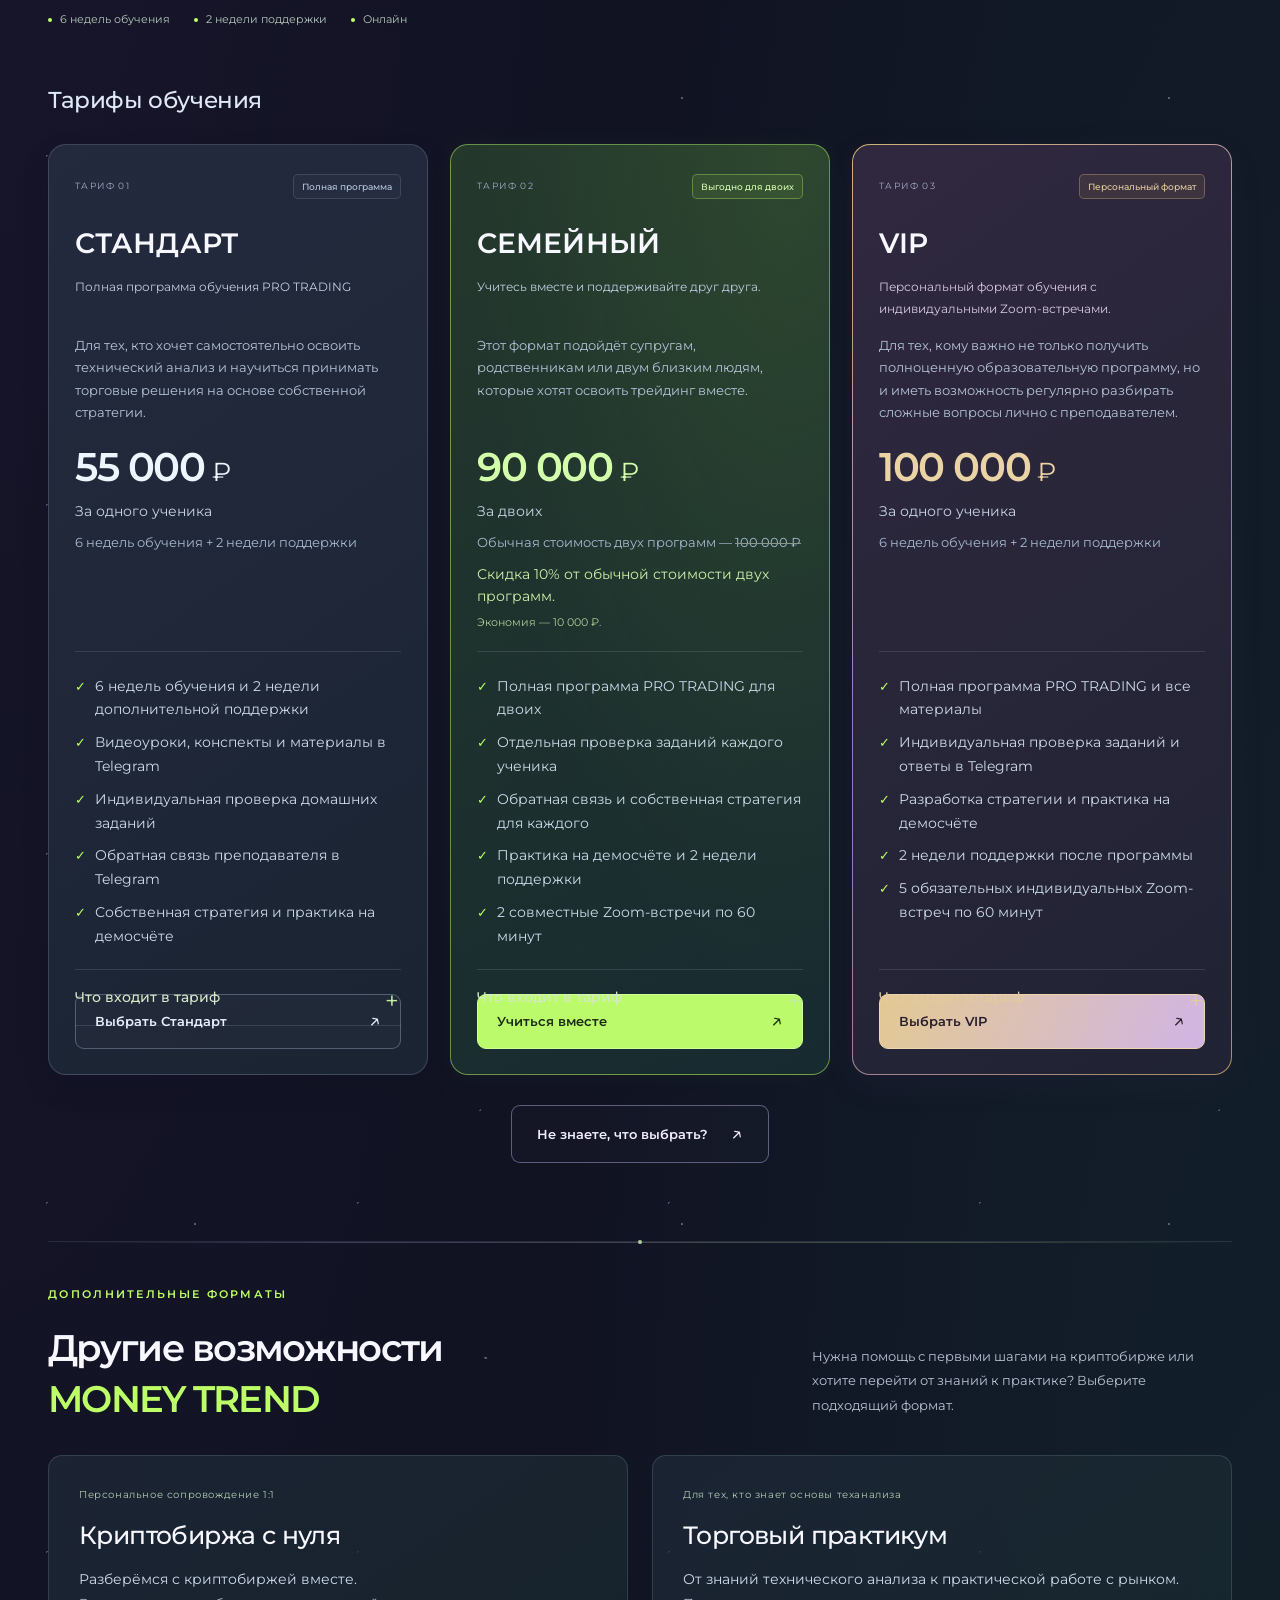
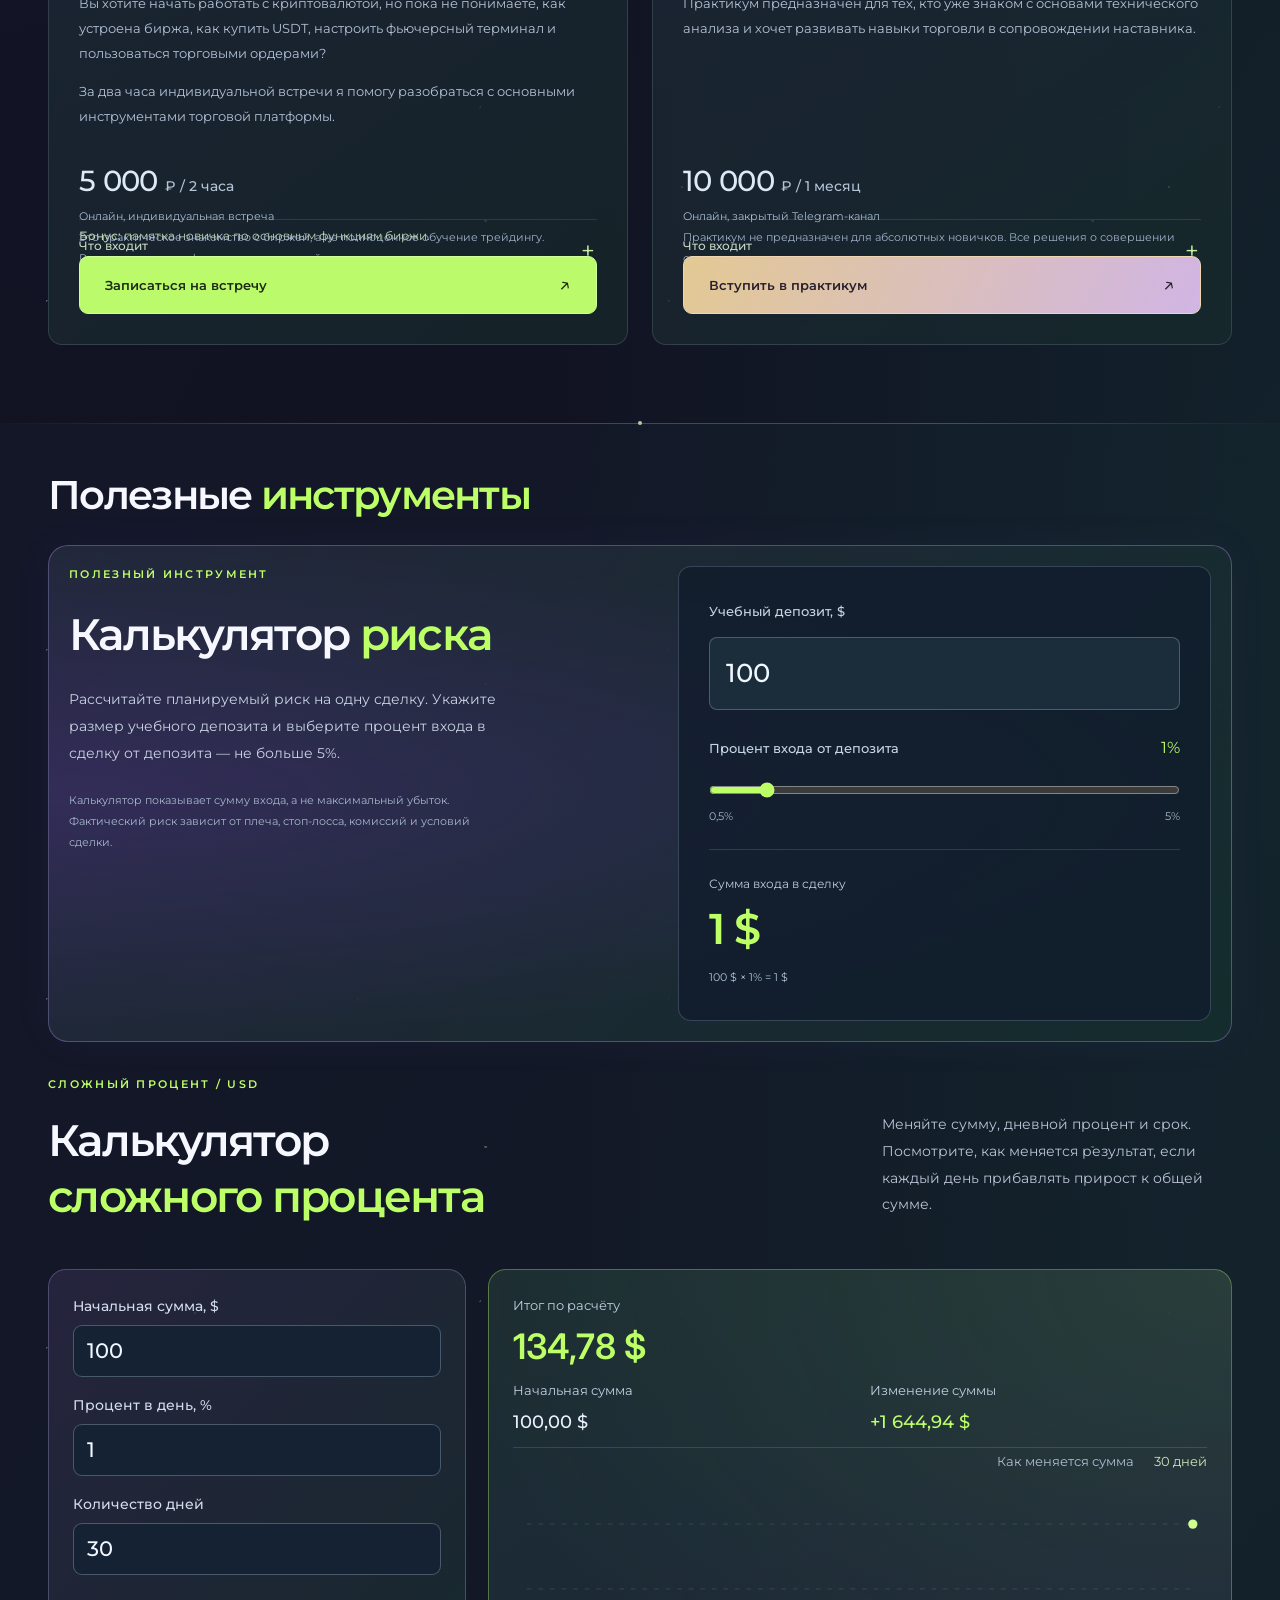
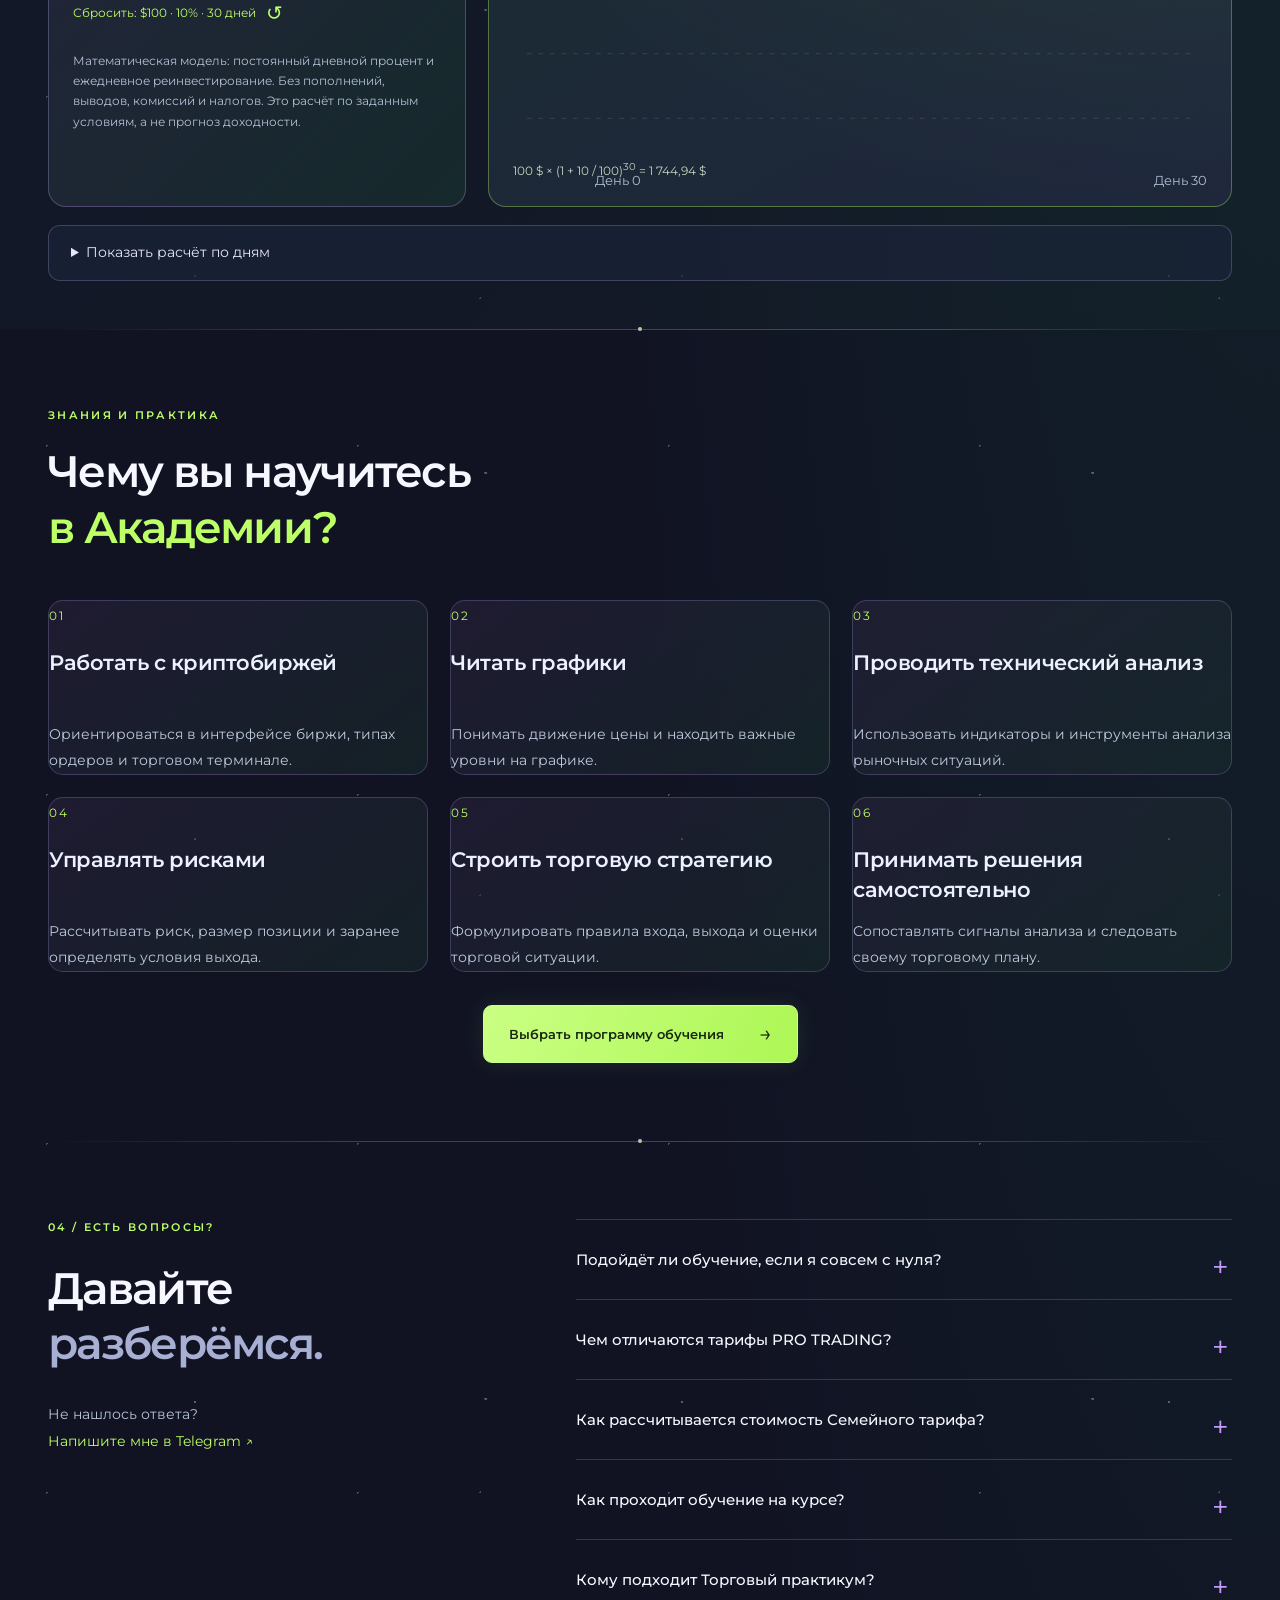
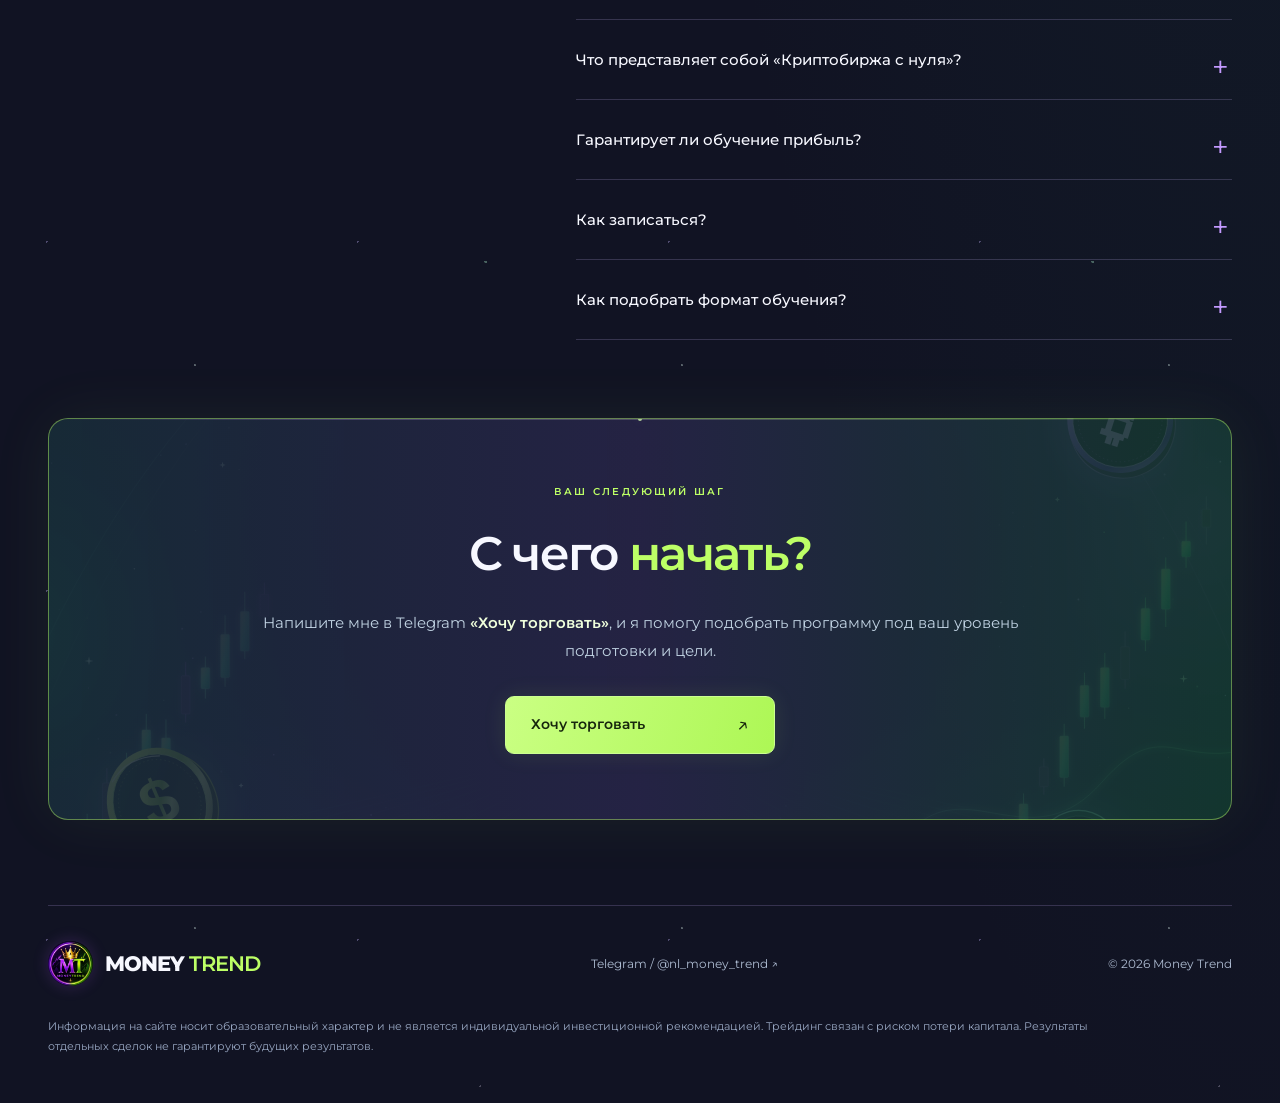
<file: transitions-draft.html>
<!doctype html>
<html lang="ru">
<head>
<base href="transitions-draft.html">
<meta name="robots" content="noindex,nofollow">
<meta charset="utf-8"><meta name="viewport" content="width=device-width,initial-scale=1">
<title>MONEY TREND — предпросмотр текстовых переходов</title>
<meta name="description" content="Академия MONEY TREND. Авторский курс PRO TRADING: 6 недель обучения, тарифы Стандарт, Семейный и VIP. Дополнительно — Криптобиржа с нуля и Торговый практикум.">
<meta name="theme-color" content="#0b100e">
<meta property="og:title" content="MONEY TREND | PRO TRADING — обучение трейдингу с нуля"><meta property="og:description" content="Лариса Никифорова — основатель Академии MONEY TREND и практикующий трейдер с 2018 года. Обучение торговле криптовалютами на фьючерсном рынке."><meta property="og:type" content="website">
<link rel="icon" href="assets/money-trend-logo.jpg" type="image/jpeg"><link rel="preload" href="assets/montserrat-variable.ttf" as="font" type="font/ttf" crossorigin><link rel="stylesheet" href="styles.css">
<link rel="stylesheet" href="benefits-3d.css?v=1">
<link rel="stylesheet" href="text-transitions.css?v=1">
<script defer src="app.js?v=14"></script>
<script type="module" src="compound.js"></script>
<script defer src="evidence.js"></script>
<script defer src="site-navigation.js"></script>
</head>
<body>
<a class="skip" href="#main">К содержимому</a>
<header class="header" id="site-header"><div class="wrap nav"><a href="#" class="brand" aria-label="Money Trend — главная"><img class="brand-logo" src="assets/money-trend-logo.jpg" width="56" height="56" alt=""><span class="header-wordmark"><span class="brand-money">MONEY</span> <span class="brand-light">TREND</span><small>АКАДЕМИЯ ТРЕЙДИНГА</small></span></a><button class="site-menu-toggle" id="site-menu-toggle" type="button" aria-expanded="false" aria-controls="site-nav-panel" hidden><span class="site-menu-icon" aria-hidden="true"><i></i><i></i><i></i></span><span>Меню</span></button><div class="site-nav-panel" id="site-nav-panel"><nav class="site-navigation" id="site-navigation" aria-label="Основная навигация"><a href="#mentor">О преподавателе</a><a href="#community">Отзывы</a><a href="#programs">Обучение</a><a href="#tariffs">Тарифы</a><a href="#tools">Калькулятор</a><a href="#faq">Вопросы</a></nav><a class="nav-contact" href="https://t.me/nl_nikilara" target="_blank" rel="noopener">Связаться <span>↗</span></a></div></div></header>
<main id="main" class="journey-main">
<section id="hero" class="hero" aria-labelledby="hero-title">
<div class="hero-nebula" aria-hidden="true"></div>
<div class="hero-copy wrap">
<p class="eyebrow"><span class="dot"></span> MONEY TREND | PRO TRADING</p>
<h1 id="hero-title">Хочешь разобраться <em>в трейдинге,</em> но не знаешь, с чего начать?</h1>
<p class="intro">В Академии MONEY TREND вы освоите <span style="color:var(--green)">инструменты технического анализа</span> и основы трейдинга, научитесь применять полученные знания на практике, совершать <span style="color:var(--green)">первые сделки</span> и в дальнейшем <span style="color:var(--green)">самостоятельно торговать на бирже</span>.</p>
<div class="hero-actions"><a class="button primary" href="#programs">Посмотреть программы обучения <span>↗</span></a><a class="button glass" href="#mentor">Познакомиться со мной <span>↓</span></a></div>
</div>
</section>
<hr class="hero-divider" aria-hidden="true">
<figure class="wrap trading-banner" id="trading-banner" hidden></figure>
<section class="mentor-section journey-divider" id="mentor"><div class="wrap mentor-content"><div class="mentor-grid"><div class="mentor-visual"><div class="mentor-photo-slot"><span class="mentor-visual-label">ЛАРИСА НИКИФОРОВА / MONEY TREND</span><div class="mentor-photo-artwork"><img class="mentor-photo" src="assets/larisa-money-trend.png" width="1536" height="1024" loading="lazy" alt="Лариса Никифорова за ноутбуком на фоне неоновых биржевых графиков"><img class="mentor-laptop-logo" src="assets/money-trend-logo.jpg" width="320" height="320" loading="lazy" alt="" aria-hidden="true"></div></div></div><div class="mentor-copy"><p class="eyebrow">02 / ОСНОВАТЕЛЬ АКАДЕМИИ</p><h2>Давайте<br><em>знакомиться!</em></h2><p class="lead">Меня зовут <span style="color:var(--green)">Лариса Никифорова</span>, я основатель Академии MONEY TREND и практикующий трейдер.</p><p>У меня <span style="color:var(--green)">высшее педагогическое образование</span> по специальности «Физика, математика и информатика», более 20 лет опыта в бизнесе, в том числе в сфере финансов, бухгалтерского и управленческого учёта.</p><p>Мой путь в трейдинге начался в 2018 году. На протяжении многих лет я собирала знания из разных источников, осваивала технический анализ, волновой анализ, разные методики и применяла полученные знания в собственной торговле на различных инструментах. Позже работала <span style="color:var(--green)">куратором и спикером</span> в онлайн-школе трейдинга, помогая ученикам разбираться в большом объёме новой информации, осваивать технический анализ и применять полученные знания на практике.</p><p>Весь накопленный опыт я использую в своей Академии, где для меня важны не только качественные обучающие материалы, но и <span style="color:var(--green)">индивидуальная работа с каждым учеником</span>.</p></div></div><blockquote class="mentor-personal-quote">«Я уверена, что трейдингу можно научиться в любом возрасте. Знания, дисциплина, психология, насмотренность и постоянная практика формируют опыт, который помогает трейдеру уверенно принимать решения и достигать поставленных целей».</blockquote><div class="mentor-contact-row"><a class="button primary mentor-contact" href="https://t.me/nl_nikilara?text=%D0%A5%D0%BE%D1%87%D1%83%20%D1%82%D0%BE%D1%80%D0%B3%D0%BE%D0%B2%D0%B0%D1%82%D1%8C" target="_blank" rel="noopener">Написать мне в Telegram <span aria-hidden="true">↗</span></a></div></div></section>
<section class="wrap trading-benefits-section" id="trading-benefits" aria-labelledby="trading-benefits-title"><p class="eyebrow">03 / ПОЧЕМУ ВЫБИРАЮТ ТРЕЙДИНГ</p><h2 id="trading-benefits-title">Почему всё больше людей<br><em>выбирают трейдинг?</em></h2><div class="trading-benefits-grid"><article class="trading-benefit-card"><div class="benefit-art"><picture class="benefit-icon" data-icon="globe"><source media="(prefers-reduced-motion: reduce)" srcset="assets/icons-3d/globe-poster.png"><img src="assets/icons-3d/globe.webp" data-animation="assets/icons-3d/globe.webp" data-poster="assets/icons-3d/globe-poster.png" width="320" height="320" decoding="async" alt="3D-глобус"></picture></div><div class="benefit-copy"><h3>Свобода и независимость</h3><p>Возможность работать из дома, путешествовать и самостоятельно организовывать свой день, не привязываясь к офису или конкретному городу. Для торговли нужны компьютер, интернет и знания.</p></div></article><article class="trading-benefit-card"><div class="benefit-art"><picture class="benefit-icon" data-icon="cap"><source media="(prefers-reduced-motion: reduce)" srcset="assets/icons-3d/cap-poster.png"><img src="assets/icons-3d/cap.webp" data-animation="assets/icons-3d/cap.webp" data-poster="assets/icons-3d/cap-poster.png" width="320" height="320" decoding="async" alt="Академическая шапочка в 3D"></picture></div><div class="benefit-copy"><h3>Возможность освоить новую профессию</h3><p>В трейдинг можно прийти в любом возрасте. Для этого не обязательно поступать в институт на пять лет. Освоение профессии требует времени, знаний и практики.</p></div></article><article class="trading-benefit-card"><div class="benefit-art"><picture class="benefit-icon" data-icon="wallet"><source media="(prefers-reduced-motion: reduce)" srcset="assets/icons-3d/wallet-poster.png"><img src="assets/icons-3d/wallet.webp" data-animation="assets/icons-3d/wallet.webp" data-poster="assets/icons-3d/wallet-poster.png" width="320" height="320" decoding="async" alt="Кошелёк и монеты в 3D"></picture></div><div class="benefit-copy"><h3>Дополнительный источник дохода</h3><p>Не обязательно сразу оставлять основную работу или бизнес. Трейдинг можно осваивать постепенно, совмещая обучение и практику с привычной деятельностью. По мере накопления опыта и достижения стабильных результатов он может стать вашим основным источником дохода.</p></div></article><article class="trading-benefit-card"><div class="benefit-art"><picture class="benefit-icon" data-icon="chart"><source media="(prefers-reduced-motion: reduce)" srcset="assets/icons-3d/chart-poster.png?v=2"><img src="assets/icons-3d/chart.webp?v=2" data-animation="assets/icons-3d/chart.webp?v=2" data-poster="assets/icons-3d/chart-poster.png?v=2" width="320" height="320" decoding="async" alt="Финансовый график в 3D"></picture></div><div class="benefit-copy"><h3>Финансовый рост</h3><p>В трейдинге нет фиксированного оклада или установленного работодателем потолка дохода. Возможности финансового роста связаны с размером капитала, знаниями, опытом, дисциплиной и грамотным управлением рисками.</p></div></article></div></section>
<div class="wrap text-transition" id="transition-to-reviews" role="group" aria-labelledby="transition-to-reviews-title"><p class="text-transition-title" id="transition-to-reviews-title">За каждым результатом стоят знания, опыт и практика</p><p class="text-transition-description">В Академии MONEY TREND мы не только изучаем технический анализ, но и применяем полученные знания на практике. Здесь вы можете увидеть отзывы моих учеников и результаты нашей торговли.</p></div>
<section class="section wrap evidence-section journey-divider" id="community" aria-labelledby="community-title"><div class="section-heading"><div><p class="eyebrow">КОМЬЮНИТИ MONEY TREND</p><h2 id="community-title">Результаты и отзывы<br><em>комьюнити</em></h2></div><p class="section-note">Скриншоты из чата практикума и примеры отдельных сделок. Нажмите на изображение, чтобы посмотреть его целиком.</p></div>
<div class="evidence-tabs" role="tablist" aria-label="Отзывы и результаты"><button id="evidence-tab-review" class="evidence-tab" type="button" role="tab" aria-selected="true" aria-controls="evidence-panel-review" tabindex="0" data-evidence-tab="review">Отзывы учеников <span>7</span></button><button id="evidence-tab-trade" class="evidence-tab" type="button" role="tab" aria-selected="false" aria-controls="evidence-panel-trade" tabindex="-1" data-evidence-tab="trade">Результаты торговли <span>6</span></button></div>
<div class="evidence-panel" id="evidence-panel-review" role="tabpanel" aria-labelledby="evidence-tab-review"><div class="evidence-grid evidence-reviews-grid"><figure class="evidence-card"><a class="evidence-open" href="assets/community/review-01.jpg" data-evidence-group="review" aria-label="Открыть: Скриншот отзыва и обсуждения сделок в чате MONEY TREND, 1 из 7"><span class="evidence-preview"><img src="assets/community/review-01.jpg" width="591" height="1280" loading="lazy" decoding="async" alt="Скриншот отзыва и обсуждения сделок в чате MONEY TREND, 1 из 7"><span class="evidence-expand" aria-hidden="true">↗</span></span></a><figcaption>Из чата практикума · 01</figcaption></figure>
<figure class="evidence-card"><a class="evidence-open" href="assets/community/review-02-private.png" data-evidence-group="review" aria-label="Открыть: Скриншот отзыва и обсуждения сделок в чате MONEY TREND, 2 из 7"><span class="evidence-preview"><img src="assets/community/review-02-private.png" width="591" height="1280" loading="lazy" decoding="async" alt="Скриншот отзыва и обсуждения сделок в чате MONEY TREND, 2 из 7"><span class="evidence-expand" aria-hidden="true">↗</span></span></a><figcaption>Из чата практикума · 02</figcaption></figure>
<figure class="evidence-card"><a class="evidence-open" href="assets/community/review-03-private.png" data-evidence-group="review" aria-label="Открыть: Скриншот отзыва и обсуждения сделок в чате MONEY TREND, 3 из 7"><span class="evidence-preview"><img src="assets/community/review-03-private.png" width="591" height="1280" loading="lazy" decoding="async" alt="Скриншот отзыва и обсуждения сделок в чате MONEY TREND, 3 из 7"><span class="evidence-expand" aria-hidden="true">↗</span></span></a><figcaption>Из чата практикума · 03</figcaption></figure>
<figure class="evidence-card"><a class="evidence-open" href="assets/community/review-04-private.png" data-evidence-group="review" aria-label="Открыть: Скриншот отзыва и обсуждения сделок в чате MONEY TREND, 4 из 7"><span class="evidence-preview"><img src="assets/community/review-04-private.png" width="591" height="1280" loading="lazy" decoding="async" alt="Скриншот отзыва и обсуждения сделок в чате MONEY TREND, 4 из 7"><span class="evidence-expand" aria-hidden="true">↗</span></span></a><figcaption>Из чата практикума · 04</figcaption></figure>
<figure class="evidence-card"><a class="evidence-open" href="assets/community/review-05-private.png" data-evidence-group="review" aria-label="Открыть: Скриншот отзыва и обсуждения сделок в чате MONEY TREND, 5 из 7"><span class="evidence-preview"><img src="assets/community/review-05-private.png" width="591" height="1280" loading="lazy" decoding="async" alt="Скриншот отзыва и обсуждения сделок в чате MONEY TREND, 5 из 7"><span class="evidence-expand" aria-hidden="true">↗</span></span></a><figcaption>Из чата практикума · 05</figcaption></figure>
<figure class="evidence-card"><a class="evidence-open" href="assets/community/review-06-private.png" data-evidence-group="review" aria-label="Открыть: Скриншот отзыва и обсуждения сделок в чате MONEY TREND, 6 из 7"><span class="evidence-preview"><img src="assets/community/review-06-private.png" width="591" height="1280" loading="lazy" decoding="async" alt="Скриншот отзыва и обсуждения сделок в чате MONEY TREND, 6 из 7"><span class="evidence-expand" aria-hidden="true">↗</span></span></a><figcaption>Из чата практикума · 06</figcaption></figure>
<figure class="evidence-card"><a class="evidence-open" href="assets/community/review-07-private.png" data-evidence-group="review" aria-label="Открыть: Скриншот отзыва и обсуждения сделок в чате MONEY TREND, 7 из 7"><span class="evidence-preview"><img src="assets/community/review-07-private.png" width="591" height="1280" loading="lazy" decoding="async" alt="Скриншот отзыва и обсуждения сделок в чате MONEY TREND, 7 из 7"><span class="evidence-expand" aria-hidden="true">↗</span></span></a><figcaption>Из чата практикума · 07</figcaption></figure></div></div>
<div class="evidence-panel" id="evidence-panel-trade" role="tabpanel" aria-labelledby="evidence-tab-trade" hidden><div class="evidence-grid evidence-trades-grid"><figure class="evidence-card"><a class="evidence-open" href="assets/community/trade-01.jpg" data-evidence-group="trade" aria-label="Открыть: Карточка результата сделки: VELVETUSDT, лонг с плечом 40×, указан результат +457,93%, Bitunix Pro"><span class="evidence-preview"><img src="assets/community/trade-01.jpg" width="946" height="714" loading="lazy" decoding="async" alt="Карточка результата сделки: VELVETUSDT, лонг с плечом 40×, указан результат +457,93%, Bitunix Pro"><span class="evidence-expand" aria-hidden="true">↗</span></span></a><figcaption>VELVETUSDT · Bitunix Pro</figcaption></figure>
<figure class="evidence-card"><a class="evidence-open" href="assets/community/trade-02.jpg" data-evidence-group="trade" aria-label="Открыть: Карточка результата сделки: VELVETUSDT, лонг с плечом 50×, указан результат +593,83%, Bitunix Pro"><span class="evidence-preview"><img src="assets/community/trade-02.jpg" width="1080" height="1060" loading="lazy" decoding="async" alt="Карточка результата сделки: VELVETUSDT, лонг с плечом 50×, указан результат +593,83%, Bitunix Pro"><span class="evidence-expand" aria-hidden="true">↗</span></span></a><figcaption>VELVETUSDT · Bitunix Pro</figcaption></figure>
<figure class="evidence-card"><a class="evidence-open" href="assets/community/trade-03.jpg" data-evidence-group="trade" aria-label="Открыть: Карточка результата сделки: VELVETUSDT, лонг с плечом 50×, указан результат +1815,77%, BingX"><span class="evidence-preview"><img src="assets/community/trade-03.jpg" width="1280" height="1280" loading="lazy" decoding="async" alt="Карточка результата сделки: VELVETUSDT, лонг с плечом 50×, указан результат +1815,77%, BingX"><span class="evidence-expand" aria-hidden="true">↗</span></span></a><figcaption>VELVETUSDT · BingX</figcaption></figure>
<figure class="evidence-card"><a class="evidence-open" href="assets/community/trade-04.jpg" data-evidence-group="trade" aria-label="Открыть: Карточка результата сделки: LABUSDT, лонг с плечом 15×, указан результат +400,77%, BingX"><span class="evidence-preview"><img src="assets/community/trade-04.jpg" width="1200" height="1200" loading="lazy" decoding="async" alt="Карточка результата сделки: LABUSDT, лонг с плечом 15×, указан результат +400,77%, BingX"><span class="evidence-expand" aria-hidden="true">↗</span></span></a><figcaption>LABUSDT · BingX</figcaption></figure>
<figure class="evidence-card"><a class="evidence-open" href="assets/community/trade-05.jpg" data-evidence-group="trade" aria-label="Открыть: Карточка результата сделки: VELVETUSDT, лонг с плечом 30×, указан результат +911,03%, Bitunix Pro"><span class="evidence-preview"><img src="assets/community/trade-05.jpg" width="973" height="1038" loading="lazy" decoding="async" alt="Карточка результата сделки: VELVETUSDT, лонг с плечом 30×, указан результат +911,03%, Bitunix Pro"><span class="evidence-expand" aria-hidden="true">↗</span></span></a><figcaption>VELVETUSDT · Bitunix Pro</figcaption></figure>
<figure class="evidence-card"><a class="evidence-open" href="assets/community/trade-06.jpg" data-evidence-group="trade" aria-label="Открыть: Карточка результата сделки: BRUSDT, шорт с плечом 25×, указан результат +220,13%, Bitunix Pro"><span class="evidence-preview"><img src="assets/community/trade-06.jpg" width="973" height="998" loading="lazy" decoding="async" alt="Карточка результата сделки: BRUSDT, шорт с плечом 25×, указан результат +220,13%, Bitunix Pro"><span class="evidence-expand" aria-hidden="true">↗</span></span></a><figcaption>BRUSDT · Bitunix Pro</figcaption></figure></div><p class="evidence-note">На скриншотах — результаты отдельных сделок с плечом. Эти проценты не означают доходность всего депозита и не гарантируют будущих результатов.</p></div>
<noscript><style>#evidence-panel-trade[hidden]{display:block!important}.evidence-tabs{display:none}</style><p class="evidence-note">Нажмите на изображение, чтобы открыть оригинал.</p></noscript>
<div class="journey-section-action"><a class="button primary" href="#tariffs">Посмотреть тарифы <span aria-hidden="true">→</span></a></div></section>
<div class="wrap text-transition" id="transition-to-learning" role="group" aria-labelledby="transition-to-learning-title"><p class="text-transition-title" id="transition-to-learning-title">От интереса к трейдингу — к собственным знаниям и практике</p><p class="text-transition-description">Неважно, начинаете вы с нуля или уже имеете опыт торговли. В Академии MONEY TREND вы можете выбрать программу, которая соответствует вашим целям и задачам.</p></div>
<section class="section wrap pro-trading-section journey-divider" id="programs" aria-labelledby="pro-trading-title"><span id="academy" class="legacy-course-anchor" aria-hidden="true"></span><div class="pro-trading-heading"><p class="eyebrow">АВТОРСКИЙ КУРС АКАДЕМИИ MONEY TREND</p><h2 id="pro-trading-title">PRO TRADING</h2><p class="pro-trading-subtitle">Одна программа. Три формата обучения.</p><p class="pro-trading-description">Полноценное обучение трейдингу с нуля: от знакомства с финансовыми рынками и техническим анализом до разработки собственной торговой стратегии. Выберите формат сопровождения, который подходит именно вам.</p></div><div class="tariff-common-line"><span>6 недель обучения</span><span>2 недели поддержки</span><span>Онлайн</span></div><div class="tariffs-section" id="tariffs" aria-labelledby="tariffs-title"><h3 id="tariffs-title" class="tariffs-title">Тарифы обучения</h3><div class="tariff-grid"><article class="tariff-card tariff-standard" id="standard" aria-labelledby="standard-title"><div class="tariff-card-top"><span>ТАРИФ 01</span><span class="tariff-badge tariff-standard-mark">Полная программа</span></div><div class="tariff-card-heading"><h3 id="standard-title">Стандарт</h3><p class="tariff-tagline">Полная программа обучения PRO TRADING</p></div><div class="tariff-description"><p>Для тех, кто хочет самостоятельно освоить технический анализ и научиться принимать торговые решения на основе собственной стратегии.</p></div><div class="tariff-price-block"><p class="tariff-price">55 000<span> ₽</span></p><p class="tariff-unit">За одного ученика</p><p class="tariff-price-context">6 недель обучения + 2 недели поддержки</p></div><div class="tariff-benefits"><ul><li>6 недель обучения и 2 недели дополнительной поддержки</li><li>Видеоуроки, конспекты и материалы в Telegram</li><li>Индивидуальная проверка домашних заданий</li><li>Обратная связь преподавателя в Telegram</li><li>Собственная стратегия и практика на демосчёте</li></ul></div><details class="tariff-details"><summary>Что входит в тариф</summary><div class="tariff-details-content"><ul class="tariff-full-list"><li>6 недель обучения.</li><li>Видеоуроки в закрытом Telegram-канале.</li><li>Подробные конспекты и дополнительные материалы.</li><li>Изучение технического анализа финансовых рынков.</li><li>Работа с графиками, индикаторами и торговыми инструментами.</li><li>Изучение риск-менеджмента и психологии трейдинга.</li><li>Разработка собственной торговой стратегии.</li><li>Домашние задания с индивидуальной проверкой преподавателем.</li><li>Обратная связь и ответы на вопросы во время обучения.</li><li>Практика на демосчёте после изучения теоретической части.</li><li>2 недели дополнительной поддержки после основной программы.</li></ul><p class="tariff-detail-note">Проверка домашних заданий и обратная связь проходят в Telegram.</p></div></details><a class="button enroll tariff-enroll" data-course="PRO TRADING — Стандарт" href="https://t.me/nl_nikilara" target="_blank" rel="noopener">Выбрать Стандарт<span aria-hidden="true">↗</span></a></article><article class="tariff-card tariff-family" id="family" aria-labelledby="family-title"><div class="tariff-card-top"><span>ТАРИФ 02</span><span class="tariff-badge">Выгодно для двоих</span></div><div class="tariff-card-heading"><h3 id="family-title">Семейный</h3><p class="tariff-tagline">Учитесь вместе и поддерживайте друг друга.</p></div><div class="tariff-description"><p>Этот формат подойдёт супругам, родственникам или двум близким людям, которые хотят освоить трейдинг вместе.</p></div><div class="tariff-price-block"><p class="tariff-price">90 000<span> ₽</span></p><p class="tariff-unit">За двоих</p><p class="tariff-price-context">Обычная стоимость двух программ — <s>100 000 ₽</s></p><p class="tariff-discount">Скидка 10% от обычной стоимости двух программ.</p><p class="tariff-saving">Экономия — 10 000 ₽.</p></div><div class="tariff-benefits"><ul><li>Полная программа PRO TRADING для двоих</li><li>Отдельная проверка заданий каждого ученика</li><li>Обратная связь и собственная стратегия для каждого</li><li>Практика на демосчёте и 2 недели поддержки</li><li>2 совместные Zoom-встречи по 60 минут</li></ul></div><details class="tariff-details"><summary>Что входит в тариф</summary><div class="tariff-details-content"><ul class="tariff-full-list"><li>Полная шестинедельная программа PRO TRADING для двух участников.</li><li>Каждый получает доступ к видеоурокам, конспектам и дополнительным материалам.</li><li>Каждый самостоятельно выполняет домашние задания.</li><li>Индивидуальная проверка заданий каждого ученика.</li><li>Обратная связь преподавателя для обоих участников.</li><li>Разработка собственной торговой стратегии каждым учеником.</li><li>Практика на демосчёте в конце обучения.</li><li>2 недели дополнительной поддержки.</li><li>2 совместные Zoom-встречи с преподавателем по 60 минут.</li></ul><p class="tariff-detail-note">На Zoom-встречах можно разобрать сложные темы, домашние задания, торговые ситуации и ответить на вопросы обоих учеников.</p></div></details><a class="button enroll tariff-enroll" data-course="PRO TRADING — Семейный" href="https://t.me/nl_nikilara" target="_blank" rel="noopener">Учиться вместе<span aria-hidden="true">↗</span></a></article><article class="tariff-card tariff-vip" id="vip" aria-labelledby="vip-title"><div class="tariff-card-top"><span>ТАРИФ 03</span><span class="tariff-badge tariff-vip-mark">Персональный формат</span></div><div class="tariff-card-heading"><h3 id="vip-title">VIP</h3><p class="tariff-tagline">Персональный формат обучения с индивидуальными Zoom-встречами.</p></div><div class="tariff-description"><p>Для тех, кому важно не только получить полноценную образовательную программу, но и иметь возможность регулярно разбирать сложные вопросы лично с преподавателем.</p></div><div class="tariff-price-block"><p class="tariff-price">100 000<span> ₽</span></p><p class="tariff-unit">За одного ученика</p><p class="tariff-price-context">6 недель обучения + 2 недели поддержки</p></div><div class="tariff-benefits"><ul><li>Полная программа PRO TRADING и все материалы</li><li>Индивидуальная проверка заданий и ответы в Telegram</li><li>Разработка стратегии и практика на демосчёте</li><li>2 недели поддержки после программы</li><li>5 обязательных индивидуальных Zoom-встреч по 60 минут</li></ul></div><details class="tariff-details"><summary>Что входит в тариф</summary><div class="tariff-details-content"><ul class="tariff-full-list"><li>Полная шестинедельная программа PRO TRADING.</li><li>Все видеоуроки, конспекты и дополнительные учебные материалы.</li><li>Домашние задания с индивидуальной проверкой.</li><li>Обратная связь преподавателя в Telegram.</li><li>Изучение технического анализа и разработка собственной стратегии.</li><li>Практика на демосчёте в конце обучения.</li><li>2 недели дополнительной поддержки.</li><li>5 обязательных индивидуальных Zoom-встреч по 60 минут.</li></ul><h4>Что разбираем на Zoom-встречах:</h4><ul class="tariff-full-list"><li>Сложные темы технического анализа.</li><li>Практическую работу с графиками.</li><li>Ошибки в домашних заданиях.</li><li>Поиск торговых ситуаций.</li><li>Построение и совершенствование собственной торговой стратегии.</li><li>Вопросы риск-менеджмента, дисциплины и психологии торговли.</li></ul><p class="tariff-detail-note">Встречи проходят по согласованному расписанию в течение шестинедельной программы.</p></div></details><a class="button enroll tariff-enroll" data-course="PRO TRADING — VIP" href="https://t.me/nl_nikilara" target="_blank" rel="noopener">Выбрать VIP<span aria-hidden="true">↗</span></a></article></div><p class="tariff-contact"><a class="button outline" href="https://t.me/nl_nikilara?text=%D0%A5%D0%BE%D1%87%D1%83%20%D1%82%D0%BE%D1%80%D0%B3%D0%BE%D0%B2%D0%B0%D1%82%D1%8C" target="_blank" rel="noopener">Не знаете, что выбрать? <span aria-hidden="true">↗</span></a></p></div></section>
<section class="wrap other-products-section journey-divider" id="other-products" aria-labelledby="other-products-title"><div class="section-heading"><div><p class="eyebrow">ДОПОЛНИТЕЛЬНЫЕ ФОРМАТЫ</p><h2 id="other-products-title">Другие возможности<br><span class="muted">MONEY TREND</span></h2></div><p class="section-note">Нужна помощь с первыми шагами на криптобирже или хотите перейти от знаний к практике? Выберите подходящий формат.</p></div><div class="other-products-grid"><article class="other-product" id="start" aria-labelledby="start-title"><p class="other-product-label">Персональное сопровождение 1:1</p><h3 id="start-title">Криптобиржа с нуля</h3><p class="other-product-subtitle">Разберёмся с криптобиржей вместе.</p><div class="other-product-description"><p>Вы хотите начать работать с криптовалютой, но пока не понимаете, как устроена биржа, как купить USDT, настроить фьючерсный терминал и пользоваться торговыми ордерами?</p><p>За два часа индивидуальной встречи я помогу разобраться с основными инструментами торговой платформы.</p></div><p class="other-product-price">5 000 <span>₽ / 2 часа</span></p><p class="other-product-format">Онлайн, индивидуальная встреча</p><details class="other-product-details"><summary>Что входит</summary><ul class="other-product-list"><li>Регистрация на криптобирже.</li><li>Помощь с прохождением верификации.</li><li>Настройка безопасности аккаунта.</li><li>Знакомство с покупкой USDT через P2P.</li><li>Разбор пополнения и вывода средств.</li><li>Знакомство с интерфейсом биржи.</li><li>Настройка фьючерсного терминала.</li><li>Разбор торговых пар, маржи и кредитного плеча.</li><li>Знакомство с рыночными и лимитными ордерами.</li><li>Разбор стоп-лосса и тейк-профита.</li><li>Первая учебная сделка на демосчёте под руководством преподавателя.</li><li>Ответы на индивидуальные вопросы.</li></ul></details><p class="other-bonus"><strong>Бонус:</strong> памятка новичка по основным функциям биржи.</p><p class="other-product-note">Это практическое знакомство с биржей, а не полноценное обучение трейдингу. Регистрация, верификация и другие действия выполняются самим клиентом; успешное завершение проверки личности зависит от биржи.</p><a class="button outline enroll" data-course="Криптобиржа с нуля — персональное сопровождение 1:1" href="https://t.me/nl_nikilara" target="_blank" rel="noopener">Записаться на встречу<span aria-hidden="true">↗</span></a></article><article class="other-product" id="practice" aria-labelledby="practice-title"><p class="other-product-label">Для тех, кто знает основы теханализа</p><h3 id="practice-title">Торговый практикум</h3><p class="other-product-subtitle">От знаний технического анализа к практической работе с рынком.</p><div class="other-product-description"><p>Практикум предназначен для тех, кто уже знаком с основами технического анализа и хочет развивать навыки торговли в сопровождении наставника.</p></div><p class="other-product-price">10 000 <span>₽ / 1 месяц</span></p><p class="other-product-format">Онлайн, закрытый Telegram-канал</p><details class="other-product-details"><summary>Что входит</summary><ul class="other-product-list"><li>Доступ в закрытый Telegram-канал практикума.</li><li>Разбор рыночных ситуаций и торговых возможностей.</li><li>Торговые идеи и сигналы.</li><li>Изучение практического применения торговой стратегии MONEY TREND.</li><li>Разбор входов и выходов из позиций.</li><li>Работа с риск-менеджментом.</li><li>Развитие торговой дисциплины.</li><li>Обсуждение ошибок и сложных рыночных ситуаций.</li><li>Сопровождение и ответы на вопросы.</li></ul></details><p class="other-product-note">Практикум не предназначен для абсолютных новичков. Все решения о совершении сделок участники принимают самостоятельно.</p><a class="button outline enroll" data-course="Торговый практикум" href="https://t.me/nl_nikilara" target="_blank" rel="noopener">Вступить в практикум<span aria-hidden="true">↗</span></a></article></div></section>
<section class="tools-section journey-divider" id="tools" aria-labelledby="tools-title"><div class="wrap tools-heading"><h2 id="tools-title">Полезные <em>инструменты</em></h2></div><section class="wrap calculator-section" id="risk"><div class="calc-intro"><p class="eyebrow">ПОЛЕЗНЫЙ ИНСТРУМЕНТ</p><h2>Калькулятор <em>риска</em></h2><p>Рассчитайте планируемый риск на одну сделку. Укажите размер учебного депозита и выберите процент входа в сделку от депозита — не больше 5%.</p><small>Калькулятор показывает сумму входа, а не максимальный убыток. Фактический риск зависит от плеча, стоп-лосса, комиссий и условий сделки.</small></div><div class="calculator"><label for="deposit">Учебный депозит, $</label><input id="deposit" type="number" min="1" max="1000000000" step="any" value="100" inputmode="decimal"><div class="range-label"><label for="risk-percent">Процент входа от депозита</label><output for="risk-percent" id="risk-value">1%</output></div><input id="risk-percent" type="range" min="0.5" max="5" step="0.5" value="1"><div class="range-scale"><span>0,5%</span><span>5%</span></div><div class="calc-result" aria-live="polite"><span>Сумма входа в сделку</span><strong id="risk-result">1 $</strong><small id="risk-formula">100 $ × 1% = 1 $</small></div></div></section><section class="section wrap compound-section" id="compound" aria-labelledby="compound-title">
<div class="section-heading"><div><p class="eyebrow">СЛОЖНЫЙ ПРОЦЕНТ / USD</p><h2 id="compound-title">Калькулятор<br><em>сложного процента</em></h2></div><p class="section-note">Меняйте сумму, дневной процент и срок. Посмотрите, как меняется результат, если каждый день прибавлять прирост к общей сумме.</p></div>
<div class="compound-layout">
<form class="compound-form" id="compound-form" novalidate aria-label="Параметры сложного процента">
<div class="compound-field"><label for="compound-initial">Начальная сумма, $</label><input id="compound-initial" name="initial" type="text" inputmode="decimal" value="100" aria-describedby="compound-error" autocomplete="off" spellcheck="false"></div>
<div class="compound-field"><label for="compound-rate">Процент в день, %</label><input id="compound-rate" name="rate" type="text" inputmode="decimal" value="10" aria-describedby="compound-error" autocomplete="off" spellcheck="false"></div>
<div class="compound-field"><label for="compound-days">Количество дней</label><input id="compound-days" name="days" type="number" min="0" max="3650" step="1" value="30" aria-describedby="compound-error"></div>
<button class="inline-button compound-reset" id="compound-reset" type="button">Сбросить: $100 · 10% · 30 дней <span aria-hidden="true">↺</span></button>
<p id="compound-error" class="compound-error" role="status" hidden></p>
<p class="compound-note">Математическая модель: постоянный дневной процент и ежедневное реинвестирование. Без пополнений, выводов, комиссий и налогов. Это расчёт по заданным условиям, а не прогноз доходности.</p>
</form>
<div class="compound-preview" id="compound-preview">
<div class="compound-summary" aria-live="polite" aria-atomic="true"><div class="compound-total"><span>Итог по расчёту</span><strong id="compound-total">1 744,94 $</strong></div><div class="compound-stat-row"><div><span>Начальная сумма</span><strong id="compound-start">100,00 $</strong></div><div><span>Изменение суммы</span><strong id="compound-gain">+1 644,94 $</strong></div></div></div>
<div class="compound-chart-wrap" id="compound-chart-wrap"><div class="compound-chart-title"><span>Как меняется сумма</span><span id="compound-chart-caption">30 дней</span></div><svg id="compound-chart" class="compound-chart" viewBox="0 0 600 210" role="img" aria-labelledby="compound-chart-title"><title id="compound-chart-title">Расчёт суммы от 100 до 1744,94 доллара за 30 дней</title><defs><linearGradient id="compound-chart-fill" x1="0" y1="0" x2="0" y2="1"><stop stop-color="#bdff66" stop-opacity=".25"/><stop offset="1" stop-color="#bdff66" stop-opacity="0"/></linearGradient></defs><path d="M12 20H588 M12 76H588 M12 132H588 M12 188H588" stroke="#c6dcff1c" stroke-dasharray="4 6" fill="none"/><path id="compound-chart-area" fill="url(#compound-chart-fill)" d=""/><path id="compound-chart-line" stroke="#bdff66" stroke-width="3" stroke-linejoin="round" stroke-linecap="round" fill="none" d=""/><circle id="compound-chart-dot" cx="588" cy="20" r="4" fill="#d0ff91"/></svg><div class="compound-axis"><span>День 0</span><span id="compound-axis-end">День 30</span></div></div>
<p class="compound-formula" id="compound-formula">100 $ × (1 + 10 / 100)<sup>30</sup> = 1 744,94 $</p>
</div></div>
<details class="compound-breakdown" id="compound-breakdown"><summary>Показать расчёт по дням</summary><div class="compound-table-scroll" tabindex="0" role="region" aria-label="Таблица расчёта по дням"><table><caption>Ежедневное начисление процента на текущую сумму</caption><thead><tr><th scope="col">День</th><th scope="col">На начало дня</th><th scope="col">Изменение за день</th><th scope="col">На конец дня</th></tr></thead><tbody id="compound-rows"></tbody></table></div><p class="compound-rounding">Суммы в таблице округлены до центов. Расчёт использует полную точность.</p></details>
<noscript><p>Для изменения параметров калькулятора включите JavaScript. Пример: $100 × 1,1³⁰ = $1 744,94.</p></noscript>
</section></section>
<section class="section wrap learning-section journey-divider" id="skills" aria-labelledby="skills-title"><div class="section-heading"><div><p class="eyebrow">ЗНАНИЯ И ПРАКТИКА</p><h2 id="skills-title">Чему вы научитесь<br><em>в Академии?</em></h2></div></div><div class="why-grid learning-grid"><article><span>01</span><h3>Работать с криптобиржей</h3><p>Ориентироваться в интерфейсе биржи, типах ордеров и торговом терминале.</p></article><article><span>02</span><h3>Читать графики</h3><p>Понимать движение цены и находить важные уровни на графике.</p></article><article><span>03</span><h3>Проводить технический анализ</h3><p>Использовать индикаторы и инструменты анализа рыночных ситуаций.</p></article><article><span>04</span><h3>Управлять рисками</h3><p>Рассчитывать риск, размер позиции и заранее определять условия выхода.</p></article><article><span>05</span><h3>Строить торговую стратегию</h3><p>Формулировать правила входа, выхода и оценки торговой ситуации.</p></article><article><span>06</span><h3>Принимать решения самостоятельно</h3><p>Сопоставлять сигналы анализа и следовать своему торговому плану.</p></article></div><div class="journey-section-action"><a class="button primary" href="#tariffs">Выбрать программу обучения <span aria-hidden="true">→</span></a></div></section>
<section class="section wrap faq-section journey-divider" id="faq"><div><p class="eyebrow">04 / ЕСТЬ ВОПРОСЫ?</p><h2>Давайте<br><span class="muted">разберёмся.</span></h2><p class="faq-note">Не нашлось ответа?<br><a href="https://t.me/nl_nikilara" target="_blank" rel="noopener">Напишите мне в Telegram ↗</a></p></div><div class="faq-list"><details><summary>Подойдёт ли обучение, если я совсем с нуля?</summary><p>Да. PRO TRADING — авторский шестинедельный курс Академии MONEY TREND с изучением основ, технического анализа, риск-менеджмента, психологии и разработкой собственной стратегии. Если вам пока нужна только помощь с платформой, есть отдельная двухчасовая встреча «Криптобиржа с нуля».</p></details><details><summary>Чем отличаются тарифы PRO TRADING?</summary><p>Это одна программа с тремя форматами сопровождения. В Стандарте домашние задания проверяются индивидуально, обратная связь проходит в Telegram. В Семейном учатся два человека, предусмотрены 2 совместные Zoom-встречи по 60 минут. VIP — для одного ученика, с 5 обязательными индивидуальными Zoom-встречами по 60 минут по согласованному расписанию в течение курса. Во всех тарифах — 6 недель обучения и 2 недели дополнительной поддержки.</p></details><details><summary>Как рассчитывается стоимость Семейного тарифа?</summary><p>Стоимость тарифа «СЕМЕЙНЫЙ 1+1» — 90 000 ₽ за двух участников. Обычная стоимость — 100 000 ₽. Скидка 10% · Экономия 10 000 ₽. Каждый получает материалы, самостоятельно выполняет задания и получает индивидуальную проверку.</p></details><details><summary>Как проходит обучение на курсе?</summary><p>Видеоуроки размещаются в закрытом Telegram-канале. Вы получаете конспекты и дополнительные материалы, выполняете домашние задания с индивидуальной проверкой и получаете обратную связь. Практика на демосчёте проходит после теоретической части. Zoom-встречи предусмотрены в Семейном и VIP в соответствии с выбранным тарифом.</p></details><details><summary>Кому подходит Торговый практикум?</summary><p>Тем, кто уже знаком с основами технического анализа и хочет развивать практические навыки. Формат — закрытый Telegram-канал на 1 месяц, стоимость — 10 000 ₽. Участники разбирают ситуации, идеи, входы и выходы, риск-менеджмент и дисциплину. Решения о сделках каждый принимает самостоятельно. Для абсолютных новичков подходит курс PRO TRADING.</p></details><details><summary>Что представляет собой «Криптобиржа с нуля»?</summary><p>Это отдельная индивидуальная онлайн-встреча на 2 часа за 5 000 ₽: знакомство с биржей, безопасностью, P2P, терминалом, ордерами и учебной сделкой на демосчёте. Включена памятка новичка. Это практическое знакомство с платформой, а не полный курс трейдинга. Действия в аккаунте выполняете вы; решение о верификации принимает биржа.</p></details><details><summary>Гарантирует ли обучение прибыль?</summary><p>Нет. Обучение помогает развивать знания и навыки, но не гарантирует прибыль. Торговля криптовалютой и другими финансовыми инструментами связана с риском потери средств.</p></details><details><summary>Как записаться?</summary><p>Нажмите кнопку в карточке нужного тарифа или дополнительного продукта — откроется ваш черновик сообщения преподавателю в Telegram. Обсудим подходящий формат, ближайший старт, расписание и оплату. Оплата на этом сайте не принимается.</p></details><details><summary>Как подобрать формат обучения?</summary><div class="faq-format-helper"><p class="tariff-help">Не уверены, какой формат выбрать? <button class="inline-button" id="quiz-open" type="button">Подобрать формат <span aria-hidden="true">→</span></button></p></div></details></div></section>
<section class="wrap final-cta journey-divider"><div><p class="eyebrow">ВАШ СЛЕДУЮЩИЙ ШАГ</p><h2>С чего <em>начать?</em></h2><p>Напишите мне в Telegram <strong>«Хочу торговать»</strong>, и я помогу подобрать программу под ваш уровень подготовки и цели.</p></div><a class="button primary" href="https://t.me/nl_nikilara?text=%D0%A5%D0%BE%D1%87%D1%83%20%D1%82%D0%BE%D1%80%D0%B3%D0%BE%D0%B2%D0%B0%D1%82%D1%8C" target="_blank" rel="noopener">Хочу торговать <span>↗</span></a></section>
</main><footer class="wrap footer"><div class="footer-top"><a class="brand" href="#"><img class="brand-logo" src="assets/money-trend-logo.jpg" width="45" height="45" loading="lazy" alt=""><span>MONEY<span class="brand-light">TREND</span></span></a><a href="https://t.me/nl_money_trend" target="_blank" rel="noopener">Telegram / @nl_money_trend ↗</a><span>© <span id="year">2026</span> Money Trend</span></div><p>Информация на сайте носит образовательный характер и не является индивидуальной инвестиционной рекомендацией. Трейдинг связан с риском потери капитала. Результаты отдельных сделок не гарантируют будущих результатов.</p></footer>
<dialog id="quiz" aria-labelledby="quiz-title"><button class="close-dialog" type="button" aria-label="Закрыть подбор программы">×</button><p class="eyebrow">ПОДБОР ПРОГРАММЫ</p><h2 id="quiz-title">Какой формат вам ближе?</h2><p class="quiz-hint">Выберите то, что сейчас ближе.</p><div id="quiz-choices"><button type="button" data-choice="standard"><span>01</span> Хочу пройти полный курс PRO TRADING с обратной связью в Telegram <b>↗</b></button><button type="button" data-choice="family"><span>02</span> Хотим учиться вдвоём и разбирать вопросы на совместных встречах <b>↗</b></button><button type="button" data-choice="vip"><span>03</span> Хочу курс PRO TRADING с индивидуальными Zoom-встречами <b>↗</b></button><button type="button" data-choice="start"><span>04</span> Нужна помощь 1:1 с первыми шагами на криптобирже <b>↗</b></button><button type="button" data-choice="practice"><span>05</span> Уже знаю основы технического анализа и хочу практиковаться <b>↗</b></button></div><div id="quiz-result" hidden aria-live="polite"><p id="quiz-result-copy"></p><a class="button primary" id="quiz-course-link" href="#start">Посмотреть формат <span>→</span></a><button class="inline-button" id="quiz-reset" type="button">Выбрать другой ответ</button></div></dialog>
<dialog class="evidence-viewer" id="evidence-viewer" aria-labelledby="evidence-viewer-title"><div class="evidence-toolbar"><h3 id="evidence-viewer-title">Скриншот</h3><button class="evidence-close" id="evidence-close" type="button" aria-label="Закрыть просмотр">×</button></div><div class="evidence-stage"><button class="evidence-arrow" id="evidence-prev" type="button" aria-label="Предыдущий скриншот">‹</button><div class="evidence-image-scroll" id="evidence-image-scroll" tabindex="0" role="region" aria-label="Изображение скриншота"><img id="evidence-full-image" class="evidence-full-image" alt=""></div><button class="evidence-arrow" id="evidence-next" type="button" aria-label="Следующий скриншот">›</button></div><div class="evidence-viewer-footer"><span id="evidence-counter" aria-live="polite"></span><button id="evidence-zoom" type="button" aria-pressed="false">Увеличить</button><a id="evidence-original" href="assets/community/review-01.jpg" target="_blank" rel="noopener">Открыть оригинал ↗</a></div></dialog>
</body></html>
</file>
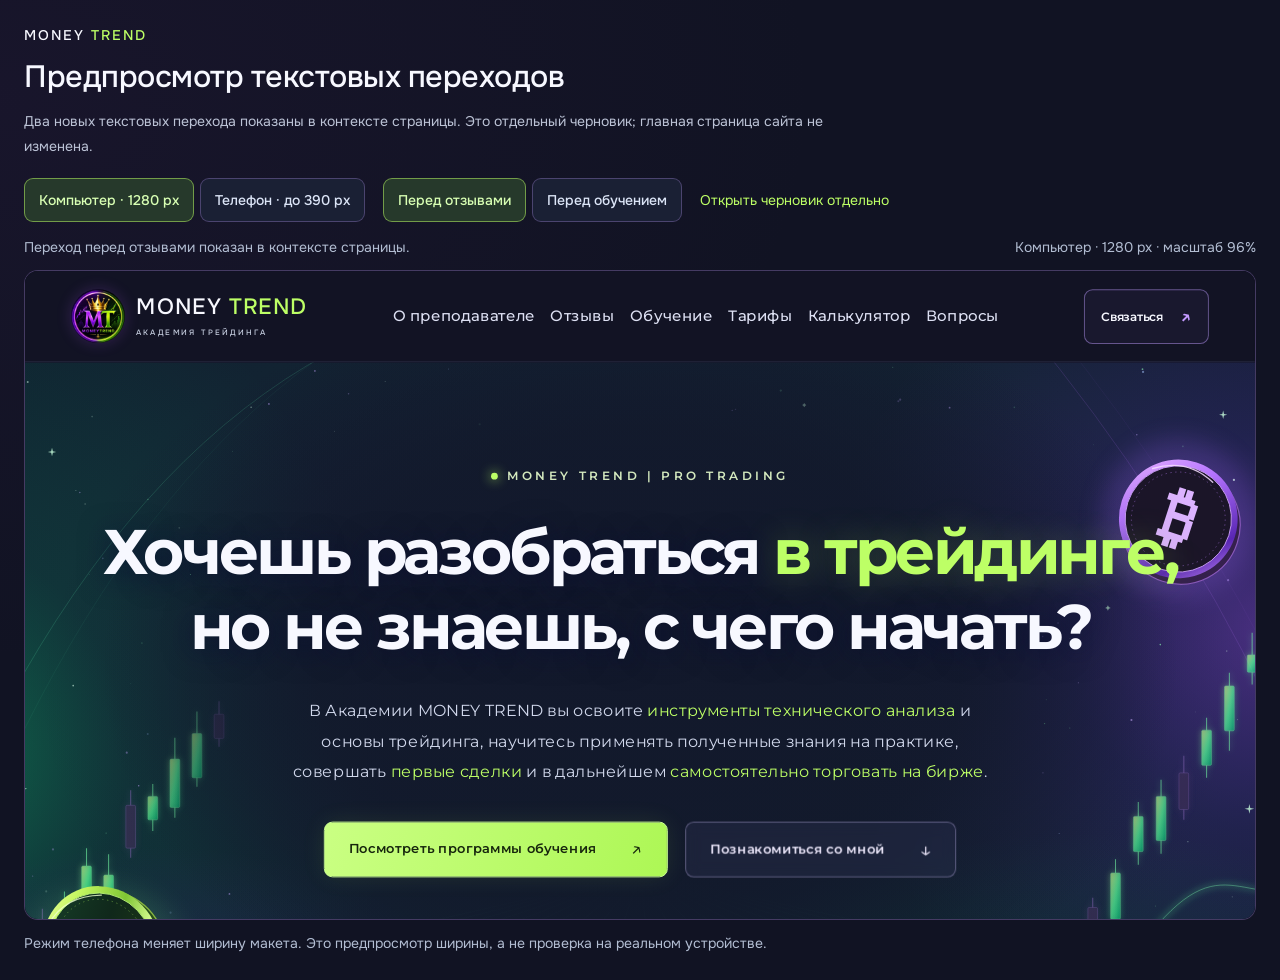
<file: transitions-preview.html>
<!doctype html>
<html lang="ru">
<head>
<meta charset="utf-8">
<meta name="viewport" content="width=device-width,initial-scale=1">
<meta name="robots" content="noindex,nofollow">
<meta name="theme-color" content="#111323">
<title>MONEY TREND — предпросмотр текстовых переходов</title>
<link rel="icon" href="assets/money-trend-logo.jpg" type="image/jpeg">
<link rel="stylesheet" href="transitions-preview.css">
<script defer src="transitions-preview.js"></script>
</head>
<body>
<main class="transition-preview-shell">
<header class="transition-preview-heading">
<p class="transition-preview-brand">MONEY <span>TREND</span></p>
<h1>Предпросмотр текстовых переходов</h1>
<p class="transition-preview-notice">Два новых текстовых перехода показаны в контексте страницы. Это отдельный черновик; главная страница сайта не изменена.</p>
</header>
<div class="transition-preview-toolbar">
<div class="transition-preview-controls" role="group" aria-label="Ширина макета"><button type="button" data-preview-size="desktop" aria-pressed="true" disabled>Компьютер · 1280 px</button><button type="button" data-preview-size="phone" aria-pressed="false" disabled>Телефон · до 390 px</button></div>
<div class="transition-preview-controls" role="group" aria-label="Перейти к текстовому переходу"><button type="button" data-transition-target="transition-to-reviews" aria-pressed="true" disabled>Перед отзывами</button><button type="button" data-transition-target="transition-to-learning" aria-pressed="false" disabled>Перед обучением</button></div>
<a class="transition-preview-direct" href="transitions-draft.html" target="_blank" rel="noopener">Открыть черновик отдельно</a>
</div>
<div class="transition-preview-meta"><p id="transition-preview-status" role="status" aria-live="polite">Загрузка черновика…</p><output id="transition-preview-size" aria-label="Параметры макета"></output></div>
<div class="transition-preview-stage" id="transition-preview-stage" aria-busy="true" hidden>
<p class="transition-preview-loading" aria-hidden="true">Загрузка предпросмотра…</p>
<iframe id="transition-preview-frame" title="Черновик MONEY TREND с двумя текстовыми переходами" sandbox="allow-scripts allow-same-origin allow-popups"></iframe>
</div>
<p class="transition-preview-help">Режим телефона меняет ширину макета. Это предпросмотр ширины, а не проверка на реальном устройстве.</p>
<noscript><p class="transition-preview-error">Для переключения режимов включите JavaScript или <a href="transitions-draft.html" target="_blank" rel="noopener">откройте черновик отдельно</a>.</p></noscript>
</main>
</body>
</html>
</file>
<file: styles.css>
@font-face{font-family:'Montserrat';font-style:normal;font-weight:100 900;font-display:swap;src:url('assets/montserrat-variable.ttf') format('truetype')}
:root{--bg:#111323;--surface:#1c2036;--line:#b8bbff24;--text:#f7f8ff;--muted:#bcc3d6;--green:#bdff66;--purple:#c49aff;--font:'Montserrat',Arial,sans-serif}*{box-sizing:border-box}html{scroll-behavior:smooth;scroll-padding-top:105px}body{isolation:isolate;margin:0;background:radial-gradient(ellipse at 0 32%,#3c205433,transparent 35%),radial-gradient(ellipse at 100% 65%,#165a4933,transparent 40%),var(--bg);color:var(--text);font-family:var(--font);font-size:16px;line-height:1.75;position:relative}body:before{content:'';position:absolute;inset:0;z-index:-1;pointer-events:none;background-image:radial-gradient(1px 1px at 15% 20%,#c6b5ffb0 90%,transparent),radial-gradient(1px 1px at 40% 70%,#e8fff9aa 90%,transparent),radial-gradient(1.3px 1.3px at 80% 30%,#b7ffd8aa 90%,transparent),radial-gradient(1px 1px at 65% 90%,#f1e6ff80 90%,transparent);background-size:311px 349px,487px 563px,607px 463px,739px 597px;opacity:.5}a{color:inherit;text-decoration:none}button,input{font:inherit}button,a,input{-webkit-tap-highlight-color:transparent}button{cursor:pointer}a:focus-visible,button:focus-visible,input:focus-visible,summary:focus-visible{outline:3px solid var(--green);outline-offset:5px}::selection{background:var(--green);color:#182b13}.wrap{width:min(1400px,calc(100% - 96px));margin-inline:auto}.skip{position:fixed;top:-100px;left:20px;background:var(--green);color:#10230e;padding:12px;z-index:30}.skip:focus{top:10px}.header{position:relative;z-index:5;background:#131425ec;border-bottom:1px solid #b5b8f51e}.nav{height:94px;display:flex;align-items:center;justify-content:space-between;gap:32px}.brand{display:flex;align-items:center;gap:12px;font-weight:800;font-size:24px;letter-spacing:-1px;line-height:1.1;color:var(--text)}.brand-light{font-weight:600;color:var(--green);margin-left:5px}.brand small{display:block;font-size:9px;letter-spacing:3.6px;color:#d1cee7;font-weight:500;margin-top:10px}nav{display:flex;align-items:center;gap:38px;font-size:14px;font-weight:500;color:#dde0f3}nav a:hover,.text-link:hover,.footer a:hover{color:var(--green)}.nav-contact{font-size:13px;font-weight:600;padding:12px 22px;border:1px solid #bf9cff77;border-radius:9px;background:#a67bfa0c;display:flex;gap:30px;align-items:center}.nav-contact span{color:var(--purple);font-size:20px}.nav-contact:hover{border-color:#c49aff;background:#ab83f726}.hero{position:relative;isolation:isolate;overflow:hidden;min-height:790px;display:flex;flex-direction:column;justify-content:center;align-items:center;padding:95px 0 100px;background:#101426}.hero-nebula{position:absolute;inset:0;z-index:-2;background:url('assets/trading-galaxy.svg') center center/cover no-repeat;pointer-events:none}.hero:after{content:'';position:absolute;inset:0;z-index:-1;background:linear-gradient(180deg,#11132300 75%,#111323),radial-gradient(ellipse at 50% 43%,#11152730 30%,transparent 70%);pointer-events:none}.hero-copy{text-align:center;position:relative;z-index:1}.eyebrow{color:var(--green);font-size:11px;font-weight:600;letter-spacing:2.3px;line-height:1.6;margin:0 0 24px;display:flex;align-items:center;gap:10px}.hero .eyebrow{justify-content:center;font-size:12px;letter-spacing:4px;color:#d4e9be;margin-bottom:30px}.dot{display:inline-block;width:7px;height:7px;background:var(--green);border-radius:50%;box-shadow:0 0 12px #baff61}.hero h1{font-size:clamp(43px,5.1vw,78px);line-height:1.19;letter-spacing:-2.8px;font-weight:700;max-width:1350px;margin:0 auto;text-wrap:balance;text-shadow:0 4px 30px #090d34b0}em{font-style:normal;color:var(--green)}.hero h1 em{text-shadow:0 0 38px #baff6135}.intro{font-size:17px;line-height:1.9;max-width:740px;margin:32px auto 35px;color:#d1d8ec;text-wrap:pretty}.hero-actions{display:flex;justify-content:center;gap:18px;align-items:center;flex-wrap:wrap}.button{display:inline-flex;align-items:center;justify-content:space-between;gap:35px;min-height:57px;padding:17px 25px;border-radius:9px;font-size:14px;font-weight:600;line-height:1.4;transition:background .2s,box-shadow .2s,transform .2s}.button span{font-size:22px;line-height:1;font-weight:400}.primary{color:#17260d;background:linear-gradient(110deg,#caff83,#adf755);border:1px solid #cbff91;box-shadow:0 0 25px #bdff6617}.primary:hover{background:#d4ffa3;box-shadow:0 0 35px #bcff6633;transform:translateY(-2px)}.glass{background:#3a3e6344;border:1px solid #d6c6ff60;color:#f1ecff;backdrop-filter:blur(8px)}.glass:hover{background:#7663ac44;border-color:#c49aff}.text-link{display:inline-flex;align-items:center;gap:15px;font-size:14px;font-weight:600}.text-link span{font-size:21px}.hero-meta{display:flex;justify-content:center;flex-wrap:wrap;gap:30px;margin-top:30px;color:#becbdb;font-size:12px}.hero-meta span{display:flex;gap:9px;align-items:center}.hero-meta i{width:5px;height:5px;background:var(--green);border-radius:50%;box-shadow:0 0 10px #baff6166}.hero-scroll{display:flex;flex-direction:column;align-items:center;gap:12px;margin-top:58px;color:#aebbd3;font-size:9px;letter-spacing:2px}.hero-scroll b{font-size:21px;color:var(--green);font-weight:400;line-height:1}.principle-band{position:relative;background:linear-gradient(90deg,#58368a30,#24543b40,#58368a30);border-block:1px solid #c49aff2a}.principle-band>div{padding-block:22px;display:flex;justify-content:space-between;align-items:center;gap:25px;color:#d5d9eb;letter-spacing:2.5px;font-size:12px;font-weight:500}.band-star{font-size:29px;color:var(--green);line-height:1}.section{padding-block:105px}.section-heading{display:flex;justify-content:space-between;align-items:flex-end;gap:35px;margin-bottom:45px}h2{font-size:clamp(35px,3.45vw,52px);line-height:1.25;letter-spacing:-1.7px;font-weight:600;margin:0;text-wrap:balance}.muted{color:#a7afd3}.section-heading .eyebrow{margin-bottom:20px}.section-note{font-size:14px;line-height:1.9;color:var(--muted);max-width:350px;margin:0 0 6px}.courses{display:grid;grid-template-columns:repeat(3,minmax(0,1fr));gap:22px}.course{position:relative;min-width:0;display:flex;flex-direction:column;padding:30px 28px;background:linear-gradient(155deg,#292840e8,#1b2333f2);border:1px solid #b6a1e544;border-radius:18px;box-shadow:0 10px 45px #090b1b30;transition:transform .2s,border-color .2s}.course:hover{transform:translateY(-6px);border-color:#bf9aff99}.course.featured{background:radial-gradient(ellipse at 70% 0,#84b84b26,transparent 70%),linear-gradient(145deg,#293b30,#1a2833);border-color:#baff6180;box-shadow:0 0 32px #abff4f0b}.course-top{display:flex;justify-content:space-between;align-items:center;gap:12px}.course-number{color:#b2bbd5;font-size:13px}.pill{display:block;border:1px solid #d0b4ff4a;color:#d3c3f4;background:#9c70e116;border-radius:5px;padding:5px 8px;font-size:9px;line-height:1.5;letter-spacing:.2px;font-weight:500;text-align:center}.featured .pill{color:#d5ffac;background:#aeff5414;border-color:#b4ff6155}.course-symbol{width:55px;height:55px;display:flex;align-items:center;justify-content:center;border-radius:12px;font-size:38px;line-height:1;color:var(--green);background:linear-gradient(130deg,#baff611c,#bc91fa17);border:1px solid #c4f19b40;margin:32px 0 23px}.course h3{font-size:25px;line-height:1.35;letter-spacing:-.9px;min-height:68px;margin:0 0 16px;font-weight:600}.course-desc{font-size:13px;line-height:1.9;color:#c4cbdf;margin:0;min-height:77px}.course-meta{display:flex;gap:10px;margin:23px 0;color:#dee6ee;font-size:12px}.course-meta span{background:#d5c8ff09;border:1px solid #ccc2ff26;border-radius:5px;padding:5px 11px}.course ul{list-style:none;padding:24px 0 4px;border-top:1px solid #c6d3f426;margin:0;color:#d0d6e5;font-size:12px;line-height:1.8;flex:1}.course li{position:relative;padding-left:22px;margin-bottom:13px}.course li:before{content:'✓';position:absolute;left:0;color:var(--green);font-size:14px}.course-bottom{margin-top:auto}.price{font-size:37px;letter-spacing:-1.3px;font-weight:600;margin:24px 0}.price span{font-size:25px;color:#c1cbe0;font-weight:400}.course .button{width:100%;padding:15px 19px;font-size:13px}.outline{background:#ffffff04;border:1px solid #c5b3ef70;color:#f1edff}.outline:hover{background:#c49aff1a;border-color:#c49aff}.under-courses{display:flex;gap:8px;justify-content:center;align-items:center;flex-wrap:wrap;text-align:center;color:#bdc6dd;font-size:13px;margin:30px 0 0}.inline-button{font-size:13px;color:var(--green);background:none;border:0;padding:5px 0;line-height:1.6}.inline-button:hover{text-decoration:underline}.mentor-section{border-block:1px solid #b6a1e529;background:radial-gradient(ellipse at 12% 30%,#64309730,transparent 60%),linear-gradient(135deg,#1d2439cf,#132e2b77);padding-block:85px}.mentor-grid{display:grid;grid-template-columns:1fr 1.15fr;align-items:center;gap:80px}.mentor-visual{min-height:560px;overflow:hidden;isolation:isolate;position:relative;display:flex;flex-direction:column;justify-content:space-between;background:linear-gradient(0deg,#151d3ddd,#151e3522),url('assets/trading-galaxy.svg') 20% center/auto 100%;border:1px solid #b0a0e54a;border-radius:20px;box-shadow:0 0 50px #8e43df11}.mentor-visual:after{content:'';position:absolute;inset:0;background:radial-gradient(ellipse at 10% 90%,#512c9080,transparent 65%);z-index:-1}.mentor-photo-slot{padding:34px}.mentor-visual-label{display:block;color:#d3c7e8;letter-spacing:2px;font-size:9px}.mentor-quote{font-weight:600;font-size:42px;line-height:1.25;letter-spacing:-1.8px;margin:44px 0 25px}.experience{display:flex;align-items:center;gap:20px;margin:20px 34px 34px;padding-top:22px;border-top:1px solid #baff614a}.experience strong{font-size:65px;letter-spacing:-4px;color:var(--green);line-height:1;font-weight:600}.experience span{font-size:13px;color:#cfdae7;line-height:1.7}.mentor-copy h2{font-size:58px}.mentor-copy p{font-size:14px;line-height:1.9;color:#bcc6da;margin:20px 0}.mentor-copy .eyebrow{font-size:10px;color:var(--green);margin-top:0}.mentor-copy .lead{font-size:21px;line-height:1.5;color:#edf2ff}.mentor-copy blockquote{font-size:18px;line-height:1.8;color:#d5e5f5;margin:26px 0;border-left:3px solid var(--purple);padding-left:23px}.outcomes{display:grid;grid-template-columns:repeat(3,minmax(0,1fr));gap:35px}.outcomes article{border-top:1px solid #b9a1f866;padding-top:25px}.outcomes article>span{font-size:10px;letter-spacing:1.8px;color:var(--purple)}.outcomes h3{font-size:24px;line-height:1.4;font-weight:600;letter-spacing:-.5px;margin:25px 0 14px}.outcomes p{font-size:14px;color:#bdc8de;line-height:1.9;margin-bottom:0}.calculator-section{display:grid;grid-template-columns:1fr 1fr;gap:75px;padding:56px;border:1px solid #c49aff55;border-radius:20px;background:radial-gradient(ellipse at 0 50%,#613aa54a,transparent 70%),linear-gradient(130deg,#24293de8,#152e2dd9);box-shadow:0 0 45px #a27bff0b}.calc-intro h2{max-width:470px}.calc-intro p:not(.eyebrow){font-size:14px;color:#c9d3e3;line-height:1.9;max-width:440px;margin:24px 0}.calc-intro small{font-size:11px;line-height:1.9;color:#a6b7ca;display:block;max-width:440px}.calculator{background:#111c2ccb;border:1px solid #c6dcff33;border-radius:13px;padding:30px;align-self:center;min-width:0}.calculator label{font-size:13px;font-weight:500;color:#c6d6e4}.calculator input[type=number]{width:100%;appearance:textfield;background:#1b2d3b;color:#f1f7ff;border:1px solid #a5d8d44d;border-radius:8px;padding:13px 16px;font-size:26px;font-weight:500;margin:12px 0 24px}.range-label{display:flex;justify-content:space-between;align-items:center;gap:15px}.range-label output{font-size:16px;color:var(--green)}.calculator input[type=range]{width:100%;accent-color:var(--green);margin:20px 0 5px;cursor:pointer}.range-scale{display:flex;justify-content:space-between;color:#a5b9c9;font-size:11px}.calc-result{border-top:1px solid #c6dcff26;padding-top:19px;margin-top:23px}.calc-result>span{font-size:12px;color:#bbcddc}.calc-result strong{display:block;font-size:43px;font-weight:600;color:var(--green);line-height:1.5;letter-spacing:-1.5px;overflow-wrap:anywhere}.calc-result small{font-size:11px;color:#afc4d5}.faq-section{display:grid;grid-template-columns:.8fr 1.2fr;gap:90px}.faq-note{color:#b7c3d6;font-size:14px;line-height:1.9;margin-top:30px}.faq-note a{color:var(--green)}.faq-list details{border-bottom:1px solid #c7b8fb33;padding:26px 0}.faq-list details:first-child{border-top:1px solid #c7b8fb33}.faq-list summary{cursor:pointer;list-style:none;position:relative;padding-right:35px;font-size:15px;line-height:1.8;font-weight:500}.faq-list summary::-webkit-details-marker{display:none}.faq-list summary:after{content:'+';position:absolute;right:3px;top:-5px;font-weight:400;font-size:29px;color:var(--purple)}.faq-list details[open] summary:after{content:'−'}.faq-list details p{font-size:13px;line-height:1.9;color:#b8c7dc;margin-bottom:0;padding-right:25px}.final-cta{display:flex;flex-direction:column;align-items:center;text-align:center;gap:30px;position:relative;overflow:hidden;padding:65px 50px;margin-bottom:85px;border:1px solid #bafd6570;border-radius:20px;background:linear-gradient(90deg,#182836dd,#262346e6,#12382cdd),url('assets/trading-galaxy.svg') center/cover;box-shadow:0 0 65px #a9ff6210}.final-cta .eyebrow{justify-content:center;font-size:10px;margin-bottom:23px}.final-cta h2{font-size:clamp(35px,3.7vw,54px);line-height:1.3}.final-cta p:not(.eyebrow){font-size:15px;color:#c0d2e2;margin:24px 0 0}.final-cta .button{min-width:270px}.footer{padding-bottom:35px}.footer-top{display:flex;align-items:center;justify-content:space-between;gap:25px;padding-top:35px;border-top:1px solid #c6b0ff33;color:#adbbd1;font-size:12px}.footer-top .brand{font-size:21px}.footer>p{max-width:1100px;color:#99a8c3;font-size:11px;line-height:1.9;margin-top:30px}dialog{max-width:650px;width:calc(100% - 32px);max-height:90dvh;overflow:auto;border:1px solid #bda1ff99;border-radius:20px;background:linear-gradient(135deg,#2d2847,#152c31);color:var(--text);padding:45px;box-shadow:0 25px 140px #000a}dialog::backdrop{background:#080d22cc;backdrop-filter:blur(8px)}dialog h2{font-size:32px}.close-dialog{background:none;border:0;color:#e0d7ff;font-size:31px;padding:4px 10px;position:absolute;right:15px;top:10px}.quiz-hint{font-size:13px;color:#c0cce2;margin:17px 0 25px}#quiz-choices button{width:100%;display:flex;gap:16px;align-items:center;text-align:left;color:#e7edff;background:#b6a0ff0c;border:1px solid #bcb1eb55;border-radius:9px;padding:20px 17px;margin:13px 0;font-size:13px;line-height:1.7}#quiz-choices button:hover{border-color:var(--green);background:#c0f8890c}#quiz-choices button span,#quiz-choices button b{color:var(--green)}#quiz-choices button b{margin-left:auto}#quiz-result-copy{font-size:16px;line-height:1.9;color:#d4e0ed;margin:25px 0}#quiz-reset{display:block;margin-top:20px}[hidden]{display:none!important}
@media(min-width:1700px){.hero{min-height:850px}.hero h1{font-size:84px;max-width:1420px}.hero-copy.wrap{width:calc(100% - 120px);max-width:1500px}}@media(max-width:1150px){.wrap{width:calc(100% - 56px)}.hero{min-height:700px;padding-top:80px}.hero h1{font-size:58px;letter-spacing:-2px}.hero .intro{font-size:16px;max-width:650px}.course{padding:25px 20px}.course h3{font-size:22px;min-height:60px}.course-top{gap:7px}.pill{font-size:8px;padding:5px}.course-desc{font-size:12px;min-height:100px}.course ul{font-size:12px}.mentor-grid{gap:45px}.mentor-visual{min-height:550px}.mentor-quote{font-size:37px}.mentor-copy h2{font-size:50px}.mentor-copy p{font-size:13px}.calculator-section{padding:40px;gap:40px}.faq-section{gap:45px}.footer-top{font-size:11px}.principle-band>div{letter-spacing:1.5px;font-size:10px}}@media(max-width:900px){.nav nav{display:none}.courses{grid-template-columns:1fr;max-width:640px;margin:auto;gap:25px}.course{padding:30px}.course h3{font-size:28px;min-height:0}.course-desc{font-size:14px;min-height:0}.course-top .pill{font-size:10px;padding:5px 9px}.course ul{font-size:14px}.course-symbol{margin-top:25px}.course-meta{font-size:13px}.price{font-size:40px}.course .button{font-size:14px}.mentor-grid{grid-template-columns:1fr 1.1fr;gap:30px}.mentor-photo-slot{padding:24px}.mentor-quote{font-size:30px}.mentor-visual-label{font-size:8px;letter-spacing:1px}.experience{margin-inline:24px;gap:14px}.experience strong{font-size:54px}.experience span{font-size:11px}.mentor-copy .lead{font-size:18px}.mentor-copy blockquote{font-size:15px}.outcomes{gap:22px}.outcomes h3{font-size:20px}.outcomes p{font-size:12px}.calculator-section{gap:25px;padding:30px}.calc-intro h2{font-size:33px}.calculator{padding:23px}.calc-intro p:not(.eyebrow){font-size:13px}}@media(max-width:700px){html{scroll-padding-top:30px}.wrap{width:calc(100% - 36px)}.nav{height:82px;gap:15px}.brand{font-size:19px;letter-spacing:-.8px}.brand small{font-size:7px;letter-spacing:2.6px;margin-top:7px}.nav nav{display:none}.nav-contact{font-size:11px;padding:10px 13px;gap:14px;border-radius:7px}.nav-contact span{font-size:17px}.hero{min-height:680px;padding:64px 0 50px}.hero-nebula{background-image:url('assets/trading-galaxy-mobile.svg');background-size:100% 100%;background-position:center}.hero:after{background:linear-gradient(180deg,#11162b22 0,#10162750 35%,#11152740 80%,#111323),radial-gradient(ellipse at center,#0d122c66,transparent 85%)}.hero .eyebrow{font-size:9px;letter-spacing:2.6px;margin-bottom:26px}.hero h1{font-size:clamp(35px,7.65vw,51px);line-height:1.25;letter-spacing:-1.4px;max-width:620px}.intro{font-size:14px!important;line-height:1.9;max-width:510px;margin:25px auto 28px}.hero-actions{gap:12px}.hero-actions .button{font-size:12px;gap:20px;padding:14px 19px;min-height:53px}.hero-meta{gap:12px 20px;font-size:10px;margin-top:25px}.hero-scroll{margin-top:35px;font-size:8px;gap:10px;letter-spacing:1.5px}.principle-band>div{gap:10px;font-size:8px;letter-spacing:.6px;padding-block:18px}.principle-band>div>span:last-child,.principle-band>div>span:nth-last-child(2){display:none}.band-star{font-size:23px}.section{padding-block:65px}.section-heading{display:block;margin-bottom:30px}h2{font-size:34px;letter-spacing:-1.1px;line-height:1.3}.eyebrow{font-size:9px;letter-spacing:1.6px;margin-bottom:20px}.section-heading .eyebrow{margin-bottom:18px}.section-note{font-size:13px;max-width:100%;margin:20px 0 0}.course{padding:27px 24px;border-radius:15px}.course-top .pill{font-size:8px;letter-spacing:.1px;padding:5px 7px}.course h3{font-size:27px;letter-spacing:-.7px}.course-desc{font-size:13px}.course ul{font-size:13px}.course-meta{font-size:12px}.course .price{margin:22px 0;font-size:37px}.under-courses{font-size:12px;margin-top:25px;gap:4px}.under-courses .inline-button{font-size:12px}.mentor-section{padding-block:55px}.mentor-grid{grid-template-columns:1fr;gap:36px}.mentor-visual{min-height:410px;max-width:560px;width:100%;margin:auto}.mentor-photo-slot{padding:28px}.mentor-visual-label{font-size:9px;letter-spacing:1.7px}.mentor-quote{font-size:39px;line-height:1.2;margin:32px 0 0;letter-spacing:-1.5px}.experience{margin:15px 28px 28px;padding-top:20px;gap:18px}.experience strong{font-size:55px}.experience span{font-size:12px}.mentor-copy h2{font-size:44px}.mentor-copy .eyebrow{font-size:9px}.mentor-copy .lead{font-size:19px}.mentor-copy p{font-size:14px}.mentor-copy blockquote{font-size:16px}.outcomes{grid-template-columns:1fr;gap:27px}.outcomes article{padding-top:20px}.outcomes article>span{font-size:10px}.outcomes h3{font-size:24px;margin:15px 0 10px}.outcomes p{font-size:14px}.calculator-section{grid-template-columns:1fr;gap:28px;padding:30px 22px;border-radius:16px}.calc-intro h2{font-size:34px}.calc-intro p:not(.eyebrow){font-size:14px;margin:20px 0}.calc-intro small{font-size:11px}.calculator{padding:23px}.calculator label{font-size:12px}.calc-result strong{font-size:38px}.calc-result small{font-size:10px}.faq-section{grid-template-columns:1fr;gap:25px}.faq-note{margin-bottom:0;font-size:13px}.faq-section h2 br{display:none}.faq-section h2 .muted:before{content:' '}.faq-list summary{font-size:14px;padding-right:30px}.faq-list details{padding-block:23px}.faq-list details p{font-size:13px;padding-right:5px}.final-cta{gap:26px;border-radius:16px;padding:38px 24px;margin-bottom:50px}.final-cta h2{font-size:31px;letter-spacing:-1px}.final-cta .eyebrow{font-size:8px;letter-spacing:1.5px;margin-bottom:20px}.final-cta p:not(.eyebrow){font-size:13px}.final-cta .button{min-width:0;max-width:360px;width:100%}.footer-top{flex-wrap:wrap;gap:23px 20px;font-size:10px}.footer-top .brand{font-size:19px}.footer-top>a:nth-child(2){font-size:10px}.footer-top>span{width:100%}.footer>p{font-size:10px}dialog{padding:40px 24px;border-radius:15px}dialog h2{font-size:27px}.quiz-hint{font-size:12px}#quiz-choices button{font-size:12px;padding:17px 12px;gap:11px}#quiz-result-copy{font-size:14px}}
@media(max-width:380px){.wrap{width:calc(100% - 28px)}.hero h1{font-size:34px;letter-spacing:-1.3px}.hero-actions{flex-direction:column;align-items:stretch;max-width:290px;margin:auto}.hero-actions .button{font-size:12px}.hero-meta{font-size:9px}.brand{font-size:16px}.brand small{font-size:6px;letter-spacing:2.1px}.nav-contact{font-size:10px;gap:9px;padding:10px}.course{padding:23px 19px}.course h3{font-size:24px}.course ul{font-size:12px}.course-top .pill{font-size:7px}.final-cta h2{font-size:27px}.calculator-section{padding:26px 18px}.calculator{padding:19px}.calc-intro h2{font-size:29px}}
@media(prefers-reduced-motion:reduce){html{scroll-behavior:auto}*,*:before,*:after{animation:none!important;transition:none!important}}

.brand-logo{display:block;flex:0 0 auto;width:56px;height:56px;object-fit:cover;border-radius:50%;box-shadow:0 0 16px #b75bff35}.footer .brand-logo{width:45px;height:45px}@media(max-width:700px){.brand-logo{width:43px;height:43px}.brand{gap:9px}.footer .brand-logo{width:38px;height:38px}.footer-top .brand{font-size:17px}}@media(max-width:380px){.brand-logo{width:36px;height:36px}.brand{gap:7px}.brand small{letter-spacing:1.7px}}

.mentor-visual{background:#112b21;min-height:560px;justify-content:flex-end}.mentor-photo-slot{position:absolute;inset:0;padding:0}.mentor-photo{position:absolute;inset:0;width:100%;height:100%;display:block;object-fit:cover;object-position:77% center}.mentor-photo-slot:after{content:'';position:absolute;inset:0;background:linear-gradient(180deg,#08140b70,transparent 25%,transparent 62%,#071b11e6)}.mentor-visual-label{position:absolute;left:27px;top:27px;z-index:2;font-size:9px;letter-spacing:1.6px;color:#f0ffd9;text-shadow:0 1px 8px #000}.experience{position:relative;z-index:2;margin:20px 28px 28px;border-top:1px solid #ceff9b66}.mentor-visual:after{display:none}@media(max-width:900px) and (min-width:701px){.mentor-visual-label{left:20px;right:15px;font-size:7px;letter-spacing:1px}}@media(max-width:700px){.mentor-visual{min-height:460px}.mentor-photo{object-position:78% center}.mentor-visual-label{left:24px;top:24px;font-size:8px;letter-spacing:1.2px}.experience{margin:20px 24px 26px}}

.community-quotes{display:grid;grid-template-columns:1fr 1fr;gap:24px}.community-quotes figure{position:relative;margin:0;display:flex;flex-direction:column;min-height:260px;padding:35px;border:1px solid #c49aff4a;background:linear-gradient(135deg,#382a5055,#173a3044);border-radius:17px}.quote-mark{color:var(--green);font-family:Georgia,serif;font-size:74px;line-height:.7;opacity:.8}.community-quotes blockquote{font-size:24px;line-height:1.6;letter-spacing:-.6px;margin:17px 0 30px;flex:1}.community-quotes figcaption{font-size:13px;font-weight:600;color:#dce8f4}.community-quotes figcaption span{display:block;font-size:11px;font-weight:400;color:#aebdd1;margin-top:6px}.community-section{padding-bottom:0}@media(max-width:1150px) and (min-width:901px){.nav nav{gap:24px;font-size:13px}.nav-contact{gap:22px}}@media(max-width:700px){.community-quotes{grid-template-columns:1fr;gap:20px}.community-quotes figure{min-height:230px;padding:27px}.community-quotes blockquote{font-size:23px}.community-quotes figcaption{font-size:12px}}

/* Compound interest: dollar amounts and daily reinvestment. */
.compound-layout{display:grid;grid-template-columns:.85fr 1.15fr;gap:25px;align-items:stretch}.compound-form{margin:0;padding:32px;background:linear-gradient(135deg,#2d2946b8,#18352f99);border:1px solid #b7a1ed4d;border-radius:18px;min-width:0}.compound-field{margin-bottom:22px}.compound-field label{display:block;font-size:13px;font-weight:500;color:#d2dced;margin-bottom:9px}.compound-field input{width:100%;min-width:0;background:#142233;color:#f2f7ff;border:1px solid #b2c5de55;border-radius:9px;padding:13px 16px;font-size:23px;font-weight:500;line-height:1.4}.compound-field input[aria-invalid=true]{border-color:#ffb3bd}.compound-field input:focus{border-color:var(--green)}.compound-reset{font-size:12px;text-align:left;display:inline-flex;align-items:center;gap:15px;margin-bottom:14px}.compound-reset span{font-size:20px}.compound-note{font-size:11px;line-height:1.9;color:#b4c0d5;margin:8px 0 0}.compound-error{font-size:12px;color:#ffc4cf;border-left:2px solid #ff9db0;padding-left:12px;line-height:1.8;margin:10px 0 18px}.compound-preview{padding:32px;min-width:0;display:flex;flex-direction:column;border:1px solid #bdff6655;border-radius:18px;background:radial-gradient(ellipse at 100% 0,#77b95424,transparent 75%),linear-gradient(150deg,#1c2f33ef,#1e263df0)}.compound-summary span{display:block;font-size:12px;color:#c2d1e2}.compound-total{margin-bottom:24px}.compound-total>strong{font-size:clamp(30px,3.8vw,53px);font-weight:600;line-height:1.45;letter-spacing:-1.8px;display:block;color:var(--green);overflow-wrap:anywhere;margin-top:4px}.compound-stat-row{display:grid;grid-template-columns:1fr 1fr;gap:20px;padding-bottom:24px;border-bottom:1px solid #c6dcff26}.compound-stat-row strong{display:block;font-size:19px;font-weight:500;color:#e8f0ff;margin-top:5px;overflow-wrap:anywhere}.compound-stat-row #compound-gain{color:var(--green)}.compound-stat-row #compound-gain.compound-negative{color:#ffb3c7}.compound-chart-wrap{padding-top:22px;margin-top:auto}.compound-chart-title,.compound-axis{display:flex;align-items:center;justify-content:space-between;gap:20px;color:#adbed3;font-size:10px;line-height:1.5}.compound-chart-title{font-size:11px;margin-bottom:12px}.compound-chart-title span:last-child{color:#cee6b6}.compound-chart{width:100%;height:auto;display:block;overflow:visible}.compound-formula{font-size:11px;line-height:1.8;color:#c0d6bd;margin:20px 0 0;overflow-wrap:anywhere}.compound-breakdown{border:1px solid #bbacdf40;border-radius:12px;background:#1b253ba8;margin-top:24px;overflow:hidden}.compound-breakdown>summary{cursor:pointer;padding:20px 25px;font-size:13px;line-height:1.7;color:#e7e4ff}.compound-breakdown[open]>summary{border-bottom:1px solid #c3b4ed26}.compound-table-scroll{overflow:auto;max-height:460px;scrollbar-color:#88b75b #172333}.compound-table-scroll table{width:100%;min-width:590px;border-collapse:collapse;font-size:12px;font-variant-numeric:tabular-nums}.compound-table-scroll caption{text-align:left;color:#adbbd4;font-size:11px;padding:19px 25px}.compound-table-scroll th,.compound-table-scroll td{text-align:right;padding:13px 25px;border-bottom:1px solid #c4d1ee17;white-space:nowrap}.compound-table-scroll th:first-child,.compound-table-scroll td:first-child{text-align:left}.compound-table-scroll th{color:#d7e3ee;background:#192a36;font-weight:500;position:sticky;top:0}.compound-table-scroll td{color:#c6d6e9}.compound-table-scroll td:last-child{color:#dbf5ba}.compound-rounding{font-size:10px;color:#a5b6cc;padding:0 25px;margin:16px 0 20px}.compound-section{padding-bottom:45px}@media(max-width:1000px){.compound-form,.compound-preview{padding:26px}.compound-layout{gap:20px}.compound-stat-row{gap:15px}.compound-stat-row strong{font-size:16px}}@media(max-width:700px){.compound-layout{grid-template-columns:1fr}.compound-form,.compound-preview{padding:26px 22px;border-radius:15px}.compound-field input{font-size:22px}.compound-total>strong{font-size:38px;letter-spacing:-1.2px}.compound-stat-row strong{font-size:17px}.compound-stat-row span{font-size:10px}.compound-total{margin-bottom:21px}.compound-chart-wrap{padding-top:23px}.compound-note{font-size:11px}.compound-formula{font-size:10px}.compound-table-scroll th,.compound-table-scroll td{padding:12px 18px}.compound-breakdown>summary{font-size:12px;padding:18px 21px}.compound-section{padding-bottom:25px}}@media(max-width:380px){.compound-preview,.compound-form{padding:23px 18px}.compound-total>strong{font-size:33px}.compound-stat-row{gap:12px}.compound-stat-row strong{font-size:15px}.compound-reset{font-size:11px}}

.introductory-section{display:grid;grid-template-columns:1fr 1.1fr;align-items:center;gap:70px;padding-top:75px}.introductory-section h2{font-size:clamp(28px,2.6vw,39px);line-height:1.4;letter-spacing:-1px}.introductory-copy p{color:#c2ccdf;font-size:14px;line-height:1.95;margin:0 0 18px}.introductory-copy p:last-child{margin-bottom:0}.why-grid{display:grid;grid-template-columns:repeat(3,minmax(0,1fr));gap:22px}.why-grid article{padding:28px;background:linear-gradient(145deg,#32274470,#19352e66);border:1px solid #b9a1f83d;border-radius:15px}.why-grid article>span{color:var(--green);font-size:12px;letter-spacing:2px}.why-grid h3{color:#edf1ff;font-size:21px;line-height:1.45;font-weight:600;letter-spacing:-.5px;margin:19px 0 12px}.why-grid p{font-size:14px;color:#bdcadd;line-height:1.9;margin:0}.mentor-visual{align-self:stretch;min-height:620px}.experience strong{font-size:55px;letter-spacing:-2px}.final-cta p:not(.eyebrow){max-width:800px;line-height:1.9}.final-cta p strong{font-weight:600;color:#efffdc}@media(max-width:1100px){.introductory-section{gap:40px}.why-grid{gap:18px}.why-grid article{padding:23px}.why-grid h3{font-size:19px}.why-grid p{font-size:13px}}@media(max-width:900px){.why-grid{grid-template-columns:repeat(2,minmax(0,1fr))}.mentor-visual{min-height:560px}.experience strong{font-size:43px}}@media(max-width:700px){.introductory-section{grid-template-columns:1fr;gap:25px;padding-top:55px}.introductory-section h2{font-size:30px}.introductory-copy p{font-size:14px}.why-grid{grid-template-columns:1fr;gap:18px}.why-grid article{padding:25px}.why-grid h3{font-size:22px;margin-top:14px}.why-grid p{font-size:14px}.mentor-visual{min-height:460px}.experience strong{font-size:49px}.mentor-copy h2{font-size:40px}.final-cta p:not(.eyebrow){font-size:14px}}@media(max-width:380px){.mentor-copy h2{font-size:35px}}

/* Original owner-supplied screenshots. Images are contained without cropping. */
.evidence-tabs{display:flex;align-items:center;gap:12px;flex-wrap:wrap;margin-bottom:28px}.evidence-tab{display:flex;align-items:center;justify-content:center;gap:13px;border:1px solid #c3b0f34d;border-radius:9px;padding:14px 20px;font-size:13px;line-height:1.5;color:#d3dbee;background:#24283c80;font-weight:500}.evidence-tab[aria-selected=true]{color:#e4ffd0;border-color:#baff6180;background:linear-gradient(120deg,#42613266,#223d3066)}.evidence-tab span{display:inline-flex;align-items:center;justify-content:center;background:#e0d5ff16;border:1px solid #e0d5ff26;border-radius:5px;min-width:23px;height:22px;font-size:10px}.evidence-tab[aria-selected=true] span{color:var(--green);background:#baff6114;border-color:#baff6140}.evidence-grid{display:grid;gap:20px}.evidence-reviews-grid{grid-template-columns:repeat(4,minmax(0,1fr))}.evidence-trades-grid{grid-template-columns:repeat(3,minmax(0,1fr))}.evidence-card{margin:0;min-width:0;padding:10px;border:1px solid #bdb0eb3d;border-radius:13px;background:linear-gradient(140deg,#2c29436e,#172e2b85);transition:border-color .2s,transform .2s}.evidence-card:hover{border-color:#baff6190;transform:translateY(-3px)}.evidence-open{display:block;border-radius:8px}.evidence-preview{position:relative;display:block;overflow:hidden;border-radius:8px;background:#0a141f}.evidence-preview img{display:block;width:100%;height:390px;object-fit:contain}.evidence-trades-grid .evidence-preview img{height:310px}.evidence-expand{position:absolute;right:9px;bottom:9px;display:flex;align-items:center;justify-content:center;width:31px;height:31px;border-radius:7px;border:1px solid #d2edb977;background:#142923db;color:var(--green);font-size:22px;pointer-events:none}.evidence-card figcaption{padding:13px 4px 5px;font-size:11px;line-height:1.7;color:#bdcce1;overflow-wrap:anywhere}.evidence-note{font-size:11px;line-height:1.9;color:#a5b8d0;max-width:1000px;margin:24px 0 0}.evidence-viewer{padding:0;max-width:1220px;width:calc(100% - 44px);max-height:96dvh;overflow:hidden;border-radius:14px;background:#111d2ef7;border:1px solid #bf9bff77;box-shadow:0 25px 130px #000b}.evidence-viewer::backdrop{background:#050c1bea;backdrop-filter:blur(8px)}.evidence-toolbar{padding:13px 20px;display:flex;align-items:center;justify-content:space-between;gap:20px;border-bottom:1px solid #d7c5ff26}.evidence-toolbar h3{font-size:13px;line-height:1.5;font-weight:500;margin:0;color:#d9e4f4}.evidence-close{background:none;border:0;color:#e6edff;font-size:30px;width:40px;height:40px;line-height:1;border-radius:7px}.evidence-close:hover{background:#d7bfff20}.evidence-stage{display:grid;grid-template-columns:48px minmax(0,1fr) 48px;align-items:center;gap:10px;padding:12px}.evidence-arrow{background:#a8c78f14;border:1px solid #b9ee8c40;border-radius:9px;color:var(--green);width:46px;height:56px;font-size:36px;line-height:1}.evidence-arrow:hover{background:#c1ee9b26}.evidence-image-scroll{height:72dvh;max-height:900px;min-height:180px;overflow:auto;display:grid;place-items:center;scrollbar-color:#8daa72 #101d2c;overscroll-behavior:contain;min-width:0}.evidence-full-image{display:block;max-width:100%;max-height:72dvh;width:auto;height:auto;object-fit:contain;margin:auto}.evidence-image-scroll.is-zoomed{display:block}.evidence-image-scroll.is-zoomed .evidence-full-image{max-width:none;max-height:none;width:auto;height:auto}.evidence-viewer-footer{display:flex;align-items:center;justify-content:space-between;gap:18px;padding:13px 22px 17px;color:#b8cce2;font-size:12px;line-height:1.7;border-top:1px solid #d7c5ff26}.evidence-viewer-footer button{background:none;border:1px solid #bf9bff66;border-radius:7px;color:#ded2ff;padding:7px 13px;font-size:12px}.evidence-viewer-footer a{color:var(--green);font-size:12px}.evidence-viewer-footer a:hover{text-decoration:underline}@media(max-width:1100px){.evidence-reviews-grid{grid-template-columns:repeat(3,minmax(0,1fr))}.evidence-trades-grid{grid-template-columns:repeat(2,minmax(0,1fr))}.evidence-preview img{height:360px}}@media(max-width:700px){.evidence-tabs{gap:10px;margin-bottom:23px}.evidence-tab{flex:1;min-width:0;font-size:11px;padding:12px 9px;gap:8px}.evidence-tab span{min-width:20px;height:20px;font-size:9px}.evidence-grid{gap:15px}.evidence-reviews-grid{grid-template-columns:repeat(2,minmax(0,1fr))}.evidence-trades-grid{grid-template-columns:1fr}.evidence-card{padding:7px;border-radius:10px}.evidence-preview img{height:300px}.evidence-trades-grid .evidence-preview img{height:340px}.evidence-card figcaption{font-size:10px;padding:10px 2px 3px}.evidence-expand{width:26px;height:26px;right:5px;bottom:6px;font-size:19px}.evidence-viewer{width:calc(100% - 16px);max-height:96dvh;border-radius:11px}.evidence-toolbar{padding:9px 12px;gap:8px}.evidence-toolbar h3{font-size:11px}.evidence-close{width:34px;height:34px;font-size:28px}.evidence-stage{grid-template-columns:29px minmax(0,1fr) 29px;gap:4px;padding:8px 5px}.evidence-arrow{width:28px;height:44px;font-size:28px;border-radius:6px}.evidence-image-scroll{height:68dvh}.evidence-full-image{max-height:68dvh}.evidence-viewer-footer{padding:12px 13px;gap:8px;flex-wrap:wrap;font-size:10px}.evidence-viewer-footer button,.evidence-viewer-footer a{font-size:10px}.evidence-viewer-footer button{padding:7px 10px}.evidence-note{font-size:10px}}@media(max-width:380px){.evidence-tabs{flex-direction:column;align-items:stretch}.evidence-tab{flex:auto;font-size:12px}.evidence-preview img{height:270px}.evidence-trades-grid .evidence-preview img{height:300px}.evidence-viewer-footer a{width:100%;text-align:center}}
.evidence-image-scroll{height:clamp(80px,calc(94dvh - 170px),900px);min-height:0;max-height:none}.evidence-full-image{max-height:clamp(80px,calc(94dvh - 170px),900px)}
.evidence-viewer{overflow-y:auto}.evidence-stage{min-height:0}

.course-personal .personal-format{font-size:13px;line-height:1.7;color:#dbedc8;margin:0 0 17px}.course-personal .personal-format strong{font-weight:600}.course-personal .personal-description{min-height:0}.personal-description p{margin:0 0 14px}.personal-description p:last-child{margin-bottom:0}.course-personal .course-meta{flex-wrap:wrap;gap:8px}.personal-syllabus{border-top:1px solid #c6d3f426;border-bottom:1px solid #c6d3f426;margin:0 0 3px}.personal-syllabus>summary{cursor:pointer;list-style:none;font-size:12px;line-height:1.7;color:var(--green);padding:15px 24px 15px 0;position:relative;font-weight:500}.personal-syllabus>summary::-webkit-details-marker{display:none}.personal-syllabus>summary:after{content:'+';position:absolute;right:3px;top:10px;font-size:24px;font-weight:400}.personal-syllabus[open]>summary:after{content:'−'}.course .personal-syllabus ul{border-top:0;max-height:410px;overflow:auto;overscroll-behavior:contain;padding:4px 9px 3px 0;scrollbar-color:#88b75b #172333}.course-personal .enroll{gap:14px;min-height:66px;font-size:13px;line-height:1.65}.course-personal .course-bottom{padding-top:4px}@media(max-width:700px){.personal-syllabus>summary{font-size:13px}.course-personal .personal-format{font-size:13px}.course-personal .enroll{font-size:13px}.course .personal-syllabus ul{font-size:13px}}

/* One PRO TRADING course, three accompaniment tariffs. */
@font-face{font-family:'Onest';font-style:normal;font-weight:100 900;font-display:swap;src:url('assets/onest-variable.ttf') format('truetype')}
.header .brand{font-family:'Onest',Arial,sans-serif;font-weight:500;letter-spacing:1.1px;font-size:23px}.header .header-wordmark{display:block;line-height:1.1;white-space:nowrap}.header .brand-money{color:#f7f8ff;font-weight:500}.header .brand-light{font-weight:500;margin-left:0;color:var(--green)}.header .brand small{font-family:'Onest',Arial,sans-serif;font-size:8px;font-weight:500;letter-spacing:2.3px;margin-top:9px;color:#cad2e4}.legacy-course-anchor{display:block;height:0;scroll-margin-top:100px}.pro-trading-section{position:relative;padding-bottom:80px}.pro-trading-heading{max-width:970px;margin-bottom:29px}.pro-trading-heading .eyebrow{margin-bottom:19px}.pro-trading-heading h2{font-size:clamp(40px,4.6vw,66px);font-weight:600;letter-spacing:-1.3px;line-height:1.15}.pro-trading-subtitle{font-size:23px;line-height:1.5;letter-spacing:-.4px;color:#d8e8cb;margin:18px 0}.pro-trading-description{max-width:860px;color:#bac8de;font-size:15px;line-height:1.9;margin:0}.tariff-common-line{display:flex;flex-wrap:wrap;gap:12px 24px;font-size:11px;color:#b4c9bb;margin-bottom:35px}.tariff-common-line span{position:relative;display:flex;align-items:center;gap:8px}.tariff-common-line span:before{content:'';width:4px;height:4px;flex:0 0 auto;border-radius:50%;background:var(--green)}.tariff-grid{display:grid;grid-template-columns:repeat(3,minmax(0,1fr));gap:22px;align-items:stretch}.tariff-card{display:flex;flex-direction:column;min-width:0;padding:27px 26px 25px;border:1px solid #aab3d33b;border-radius:18px;background:linear-gradient(145deg,#242a3e,#1a2432);box-shadow:0 12px 30px #080e1b1c}.tariff-family{background:radial-gradient(ellipse at 90% 0,#7dbb3c22,transparent 65%),linear-gradient(150deg,#24382c,#172a30);border-color:#baff617a;box-shadow:0 0 26px #baff610a}.tariff-vip{border:1px solid transparent;background:linear-gradient(145deg,#30283f,#202333) padding-box,linear-gradient(145deg,#ceb473,#9a74ce 52%,#ab8f62) border-box;box-shadow:0 10px 35px #6e478513}.tariff-card-top{display:flex;flex-wrap:wrap;align-items:center;justify-content:space-between;gap:9px;min-height:29px}.tariff-card-top>span:first-child{font-size:9px;letter-spacing:1.4px;color:#9facc5}.tariff-badge{font-size:9px;font-weight:500;line-height:1.5;border-radius:5px;padding:5px 8px;border:1px solid #bcff6655;background:#bdff6612;color:#d8ffb2}.tariff-standard-mark{border-color:#b9c4e22b;background:#bac2dd08;color:#b8c8df}.tariff-vip-mark{border-color:#ddc18b55;color:#e6cfa5;background:#b8905320}.tariff-card-heading{margin-top:23px;min-height:128px}.tariff-card h3{margin:0;font-size:28px;font-weight:600;line-height:1.4;letter-spacing:.1px;text-transform:uppercase}.tariff-tagline{font-size:12px;line-height:1.85;color:#c1cde1;margin:13px 0 0}.tariff-vip .tariff-tagline{color:#d9c9e6}.tariff-description{font-size:13px;line-height:1.9;color:#b6c5db;min-height:123px;margin:14px 0 0}.tariff-description p{margin:0}.tariff-price-block{min-height:194px;padding:22px 0 18px;border-bottom:1px solid #c1cee026}.tariff-price{font-size:40px;line-height:1.3;font-weight:600;letter-spacing:-1.4px;color:#edf5ff;margin:0;white-space:nowrap}.tariff-price span{font-size:26px;font-weight:400;letter-spacing:0}.tariff-family .tariff-price{color:#d4ffaa}.tariff-vip .tariff-price{color:#ead4a6}.tariff-unit{font-size:11px;color:#c6d4e4;line-height:1.5;margin:8px 0 0}.tariff-price-context{font-size:10px;line-height:1.8;color:#a7b9d0;margin:11px 0 0}.tariff-price-context s{text-decoration-thickness:1px;text-decoration-color:#87978b}.tariff-discount{font-size:11px;line-height:1.7;color:#cdf2aa;margin:8px 0 0}.tariff-saving{font-size:11px;color:#aecd9b;margin:5px 0 0}.tariff-benefits{padding:23px 0 7px;flex:1}.tariff-benefits ul,.tariff-full-list{list-style:none;padding:0;margin:0}.tariff-benefits li,.tariff-full-list li{position:relative;padding-left:20px;margin-bottom:14px;color:#ccdae9;font-size:12px;line-height:1.85}.tariff-benefits li:before,.tariff-full-list li:before{content:'✓';position:absolute;left:0;top:0;color:var(--green);font-size:13px}.tariff-vip .tariff-benefits li:before,.tariff-vip .tariff-full-list li:before{color:#d8bc85}.tariff-details{border-top:1px solid #bbccdd29;border-bottom:1px solid #bbccdd29;margin-top:4px;margin-bottom:23px}.tariff-details summary,.other-product-details summary{list-style:none;cursor:pointer;position:relative;font-size:12px;line-height:1.8;font-weight:500;color:#d5e9c7;padding:15px 25px 15px 0}.tariff-details summary:after,.other-product-details summary:after{content:'+';position:absolute;right:2px;top:9px;color:#c2ec9f;font-size:24px;font-weight:400}.tariff-details[open] summary:after,.other-product-details[open] summary:after{content:'−'}.tariff-details summary::-webkit-details-marker,.other-product-details summary::-webkit-details-marker{display:none}.tariff-vip .tariff-details summary,.tariff-vip .tariff-details summary:after{color:#e2cb9c}.tariff-details-content{padding:7px 0 13px}.tariff-details h4{font-size:12px;font-weight:500;line-height:1.8;color:#ead5b5;margin:20px 0 15px}.tariff-detail-note{font-size:11px;line-height:1.9;color:#b8c7db;margin:10px 0 6px}.tariff-enroll{width:100%;min-height:55px;gap:15px;font-size:13px;font-weight:600;margin-top:auto;border:1px solid #adb6d55e;color:#e8efff;background:#c9d5ef07;padding:15px 19px}.tariff-enroll:hover{background:#aab9e519}.tariff-family .tariff-enroll{color:#1c2a13;background:#bafa6b;border-color:#ceff98}.tariff-family .tariff-enroll:hover{background:#d3ffa4}.tariff-vip .tariff-enroll{color:#281f2e;background:linear-gradient(115deg,#e3c993,#d1b5e4);border-color:#efd6b2}.tariff-vip .tariff-enroll:hover{background:#ecd5b3}.tariff-help{display:flex;align-items:center;justify-content:center;gap:8px;flex-wrap:wrap;text-align:center;font-size:12px;color:#aebfd2;margin:29px 0 0}.tariff-help .inline-button{font-size:12px}.other-products-section{padding-bottom:100px;padding-top:45px;border-top:1px solid #b4c2de22}.other-products-section h2{font-size:clamp(29px,2.9vw,40px);line-height:1.35}.other-products-section .section-note{font-size:13px;max-width:420px}.other-products-section .section-heading{margin-bottom:31px}.other-products-grid{display:grid;grid-template-columns:repeat(2,minmax(0,1fr));gap:24px}.other-product{min-width:0;display:flex;flex-direction:column;padding:30px;border:1px solid #a8bad02e;border-radius:14px;background:linear-gradient(145deg,#202b3baf,#172b2ba8)}.other-product-label{color:#afcbb3;font-size:10px;line-height:1.7;letter-spacing:.6px;margin:0 0 15px}.other-product h3{font-size:25px;font-weight:500;letter-spacing:-.6px;line-height:1.4;margin:0 0 15px}.other-product-subtitle{font-size:14px;line-height:1.8;color:#d0dcec;margin:0 0 18px}.other-product-description{font-size:13px;line-height:1.9;color:#b5c3d8}.other-product-description p{margin:0 0 14px}.other-product-price{font-size:29px;font-weight:500;letter-spacing:-.7px;line-height:1.5;color:#dee9f7;margin:16px 0 5px}.other-product-price span{font-size:14px;letter-spacing:0;color:#b3c4d7}.other-product-format{font-size:11px;color:#a7bcd0;line-height:1.8;margin:0 0 22px}.other-product-details{border-top:1px solid #b7cadd24;border-bottom:1px solid #b7cadd24}.other-product-details summary{color:#c4d9bf}.other-product-list{list-style:none;margin:0;padding:5px 0 10px}.other-product-list li{position:relative;padding-left:18px;margin-bottom:12px;font-size:12px;color:#c0cfe1;line-height:1.9}.other-product-list li:before{content:'·';position:absolute;left:2px;color:#b6d2a5;font-size:20px;line-height:1.1}.other-bonus{font-size:12px;line-height:1.9;color:#c0d6b6;margin:18px 0 0}.other-bonus strong{font-weight:500}.other-product-note{font-size:11px;line-height:1.9;color:#9fb1ca;margin:20px 0 24px}.other-product>.button{margin-top:auto;align-self:flex-start;font-size:13px;min-height:52px;gap:28px}
@media(max-width:1150px){.tariff-grid{gap:15px}.tariff-card{padding:23px 20px}.tariff-card-top>span:first-child{font-size:8px;letter-spacing:1px}.tariff-badge{font-size:8px;padding:5px 6px}.tariff-card h3{font-size:26px}.tariff-description{font-size:12px;min-height:145px}.tariff-tagline{font-size:11px}.tariff-card-heading{min-height:126px}.tariff-price{font-size:34px}.tariff-price span{font-size:23px}.tariff-price-block{min-height:218px}.tariff-benefits li{font-size:11px}.tariff-enroll{font-size:12px;padding:14px}.other-product{padding:26px}}
@media(max-width:900px){.tariff-grid{grid-template-columns:1fr;gap:24px;max-width:660px;margin:auto}.tariff-card{padding:30px}.tariff-card-top>span:first-child{font-size:10px}.tariff-badge{font-size:10px;padding:5px 9px}.tariff-card-heading{min-height:0;margin-top:22px}.tariff-card h3{font-size:30px}.tariff-tagline{font-size:14px;max-width:520px}.tariff-description{font-size:14px;min-height:0;margin-top:18px}.tariff-price-block{min-height:0;padding-block:25px}.tariff-price{font-size:43px}.tariff-price span{font-size:29px}.tariff-unit{font-size:12px}.tariff-price-context,.tariff-saving,.tariff-discount{font-size:12px}.tariff-benefits li,.tariff-full-list li{font-size:14px}.tariff-benefits{padding-top:27px}.tariff-details summary{font-size:14px}.tariff-detail-note{font-size:12px}.tariff-details h4{font-size:14px}.tariff-enroll{font-size:14px;padding:17px 20px}.other-products-section{padding-top:40px}.other-products-grid{gap:18px}.other-product{padding:24px}.other-product h3{font-size:23px}.other-product-price{font-size:27px}}
@media(max-width:700px){.header .brand{font-size:18px;letter-spacing:.8px}.header .brand small{font-size:7px;letter-spacing:1.6px;margin-top:7px}.pro-trading-section{padding-bottom:55px}.pro-trading-heading{margin-bottom:24px}.pro-trading-heading h2{font-size:40px;letter-spacing:-1px}.pro-trading-heading .eyebrow{font-size:8px;letter-spacing:1.3px}.pro-trading-subtitle{font-size:19px;line-height:1.6;margin:16px 0}.pro-trading-description{font-size:14px}.tariff-common-line{font-size:10px;gap:11px 16px;margin-bottom:27px}.tariff-card{padding:27px 23px;border-radius:16px}.tariff-card h3{font-size:28px}.tariff-card-top>span:first-child,.tariff-badge{font-size:9px}.tariff-tagline,.tariff-description{font-size:13px}.tariff-price{font-size:39px}.tariff-benefits li,.tariff-full-list li{font-size:13px}.tariff-detail-note{font-size:12px}.tariff-enroll{font-size:13px}.tariff-help,.tariff-help .inline-button{font-size:12px}.other-products-section{padding-bottom:65px;padding-top:33px}.other-products-section h2{font-size:31px}.other-products-section .section-note{font-size:13px}.other-products-grid{grid-template-columns:1fr;gap:21px}.other-product{padding:27px 23px}.other-product h3{font-size:25px}.other-product-label{font-size:10px}.other-product-subtitle{font-size:14px}.other-product-description{font-size:13px}.other-product-price{font-size:30px}.other-product-note{font-size:11px}.other-product>.button{align-self:stretch;width:100%;font-size:13px}.other-product-list li{font-size:13px}.other-product-details summary{font-size:13px}}
@media(max-width:380px){.header .brand{font-size:16px;letter-spacing:.6px}.header .brand small{font-size:6px;letter-spacing:1.4px}.tariff-card{padding:24px 19px}.tariff-card-top{gap:7px}.tariff-badge{font-size:8px}.tariff-price{font-size:35px}.tariff-benefits li,.tariff-full-list li{font-size:12px}.pro-trading-heading h2{font-size:35px}.pro-trading-subtitle{font-size:17px}.other-product{padding:24px 20px}}
@media(min-width:901px) and (max-width:1150px){.tariff-description{font-size:13px;min-height:155px}.tariff-benefits li,.tariff-full-list li{font-size:13px}}

.trading-banner{width:min(840px,calc(100% - 96px));margin:60px auto 0}.trading-banner img{display:block;width:100%;height:auto;border-radius:15px;border:1px solid #baff6140;box-shadow:0 0 40px #a5ed4510}.intro-content-divider{height:1px;border:0;background:linear-gradient(90deg,transparent,#b4e18a70 18%,#b8a0eb55 78%,transparent);margin:48px auto 0}.intro-content-divider-after{margin-top:0}.trading-benefits-section{padding:72px 0}.trading-benefits-section>h2{font-size:clamp(31px,3.4vw,48px);line-height:1.35;text-align:center;letter-spacing:-1.3px;margin:0 0 48px}.trading-benefits-grid{display:grid;grid-template-columns:repeat(3,minmax(0,1fr));gap:35px}.trading-benefits-grid article{min-width:0;padding:0 0 0 2px}.trading-benefits-grid h3{display:flex;align-items:flex-start;gap:11px;font-size:20px;line-height:1.55;letter-spacing:-.4px;font-weight:500;margin:0 0 16px;color:#e8f2df}.benefit-green-dot{display:block;flex:0 0 auto;width:11px;height:11px;border-radius:50%;background:#8ff24b;box-shadow:0 0 14px #9df9504d;margin-top:10px}.trading-benefits-grid p{font-size:14px;line-height:1.95;color:#bac7dc;margin:0}@media(max-width:1000px){.trading-benefits-grid{gap:24px}.trading-benefits-grid h3{font-size:18px}}@media(max-width:700px){.trading-banner{width:calc(100% - 36px);margin-top:38px}.trading-banner img{border-radius:11px}.intro-content-divider{margin-top:34px}.intro-content-divider-after{margin-top:0}.trading-benefits-section{padding:48px 0 52px}.trading-benefits-section>h2{font-size:31px;text-align:left;line-height:1.35;margin-bottom:32px;letter-spacing:-1px}.trading-benefits-grid{grid-template-columns:1fr;gap:30px}.trading-benefits-grid h3{font-size:21px;margin-bottom:10px}.trading-benefits-grid p{font-size:14px}.benefit-green-dot{margin-top:11px}}@media(max-width:380px){.trading-banner{width:calc(100% - 28px)}.trading-benefits-section>h2{font-size:28px}.trading-benefits-grid h3{font-size:19px}}

/* Single-page journey and sticky navigation; typography and product content remain intact. */
html{scroll-padding-top:calc(var(--site-header-height,94px) + 16px)}.header{position:relative;top:auto;z-index:40;background:#131425f5;backdrop-filter:blur(14px)}@media(min-width:701px){.header{position:sticky;top:0}}.header .nav{gap:25px}.site-nav-panel{min-width:0;display:flex;align-items:center;justify-content:space-between;gap:25px;flex:1}.header .site-navigation{display:flex;align-items:center;justify-content:center;gap:20px;font-size:12px;font-weight:500;flex:1;min-width:0}.site-navigation a{display:block;white-space:nowrap;line-height:1.5;padding:12px 0}.site-nav-panel>.nav-contact{flex:0 0 auto;font-size:12px;gap:18px;padding:10px 17px}.site-menu-toggle{display:inline-flex;align-items:center;justify-content:center;gap:9px;min-height:44px;padding:10px 13px;color:#e5edfb;background:#8a6bc816;border:1px solid #bd9ee26b;border-radius:8px;font-size:12px;font-weight:500;line-height:1.5}.site-menu-toggle:hover{background:#9a75dc2a}.site-menu-toggle:active{transform:translateY(1px)}.site-menu-icon{display:flex;flex-direction:column;justify-content:center;gap:4px;width:17px;height:20px}.site-menu-icon i{display:block;width:17px;height:1px;background:#d4f0b1;transition:transform .18s,opacity .18s}.is-menu-open .site-menu-icon i:first-child{transform:translateY(5px) rotate(45deg)}.is-menu-open .site-menu-icon i:nth-child(2){opacity:0}.is-menu-open .site-menu-icon i:last-child{transform:translateY(-5px) rotate(-45deg)}.journey-main>section.section{padding-block:78px}.journey-main>.trading-benefits-section{padding-block:65px}.trading-benefits-section .introductory-section{width:100%;margin-inline:0;padding-top:43px;gap:45px}.trading-benefits-section .introductory-section h2{font-size:clamp(27px,2.5vw,36px)}.journey-main>.mentor-section{padding-block:72px}.journey-main>.other-products-section{padding-top:44px;padding-bottom:78px}.journey-divider{position:relative}.journey-divider:before{content:'';position:absolute;top:0;left:50%;width:min(100%,1280px);height:1px;transform:translateX(-50%);background:linear-gradient(90deg,transparent,#b698e14a 25%,#a9dc784a 75%,transparent);pointer-events:none}.journey-divider:after{content:'';position:absolute;top:-2px;left:calc(50% - 2px);width:4px;height:4px;border-radius:50%;background:#b0ce9a;box-shadow:0 0 10px #b598e13b;pointer-events:none}.journey-section-action{display:flex;justify-content:center;margin-top:33px}.journey-section-action .button{font-size:13px}.learning-grid h3{font-size:21px}.learning-grid p{font-size:14px}.tariffs-section{padding-top:19px}.tariffs-title{font-size:23px;font-weight:500;letter-spacing:-.4px;line-height:1.5;margin:0 0 26px;color:#e0e9f7}.tariff-contact{text-align:center;margin:30px 0 0}.tariff-contact .text-link{font-size:13px;color:#d0d9ec;border-bottom:1px solid #b597dd5e;padding-bottom:4px}.tariff-contact .text-link:hover{color:var(--green)}.tools-section{padding-top:65px;background:linear-gradient(120deg,#20304726,#18362f2b)}.tools-heading{margin-bottom:31px}.tools-heading h2{font-size:clamp(31px,3.1vw,44px)}.tools-section>.compound-section{padding-block:65px 70px}.faq-format-helper .tariff-help{justify-content:flex-start;text-align:left;margin:20px 0 5px}.button:active{transform:translateY(1px)}
@media(max-width:1200px) and (min-width:1101px){.header .nav{gap:20px}.site-nav-panel{gap:18px}.header .site-navigation{gap:14px;font-size:11px}.site-nav-panel>.nav-contact{font-size:11px;padding:10px 13px;gap:12px}}
@media(max-width:1100px){.header .nav{display:grid;grid-template-columns:minmax(0,1fr) auto;align-items:center;height:auto;min-height:90px;gap:0 15px;padding-block:10px}.header .brand{justify-self:start;min-width:0}.site-menu-toggle{grid-column:2;grid-row:1;justify-self:end}.site-nav-panel{grid-column:1 / -1;width:100%;display:flex;flex-direction:column;align-items:stretch;gap:12px;max-height:calc(100dvh - 110px);overflow:auto;padding:13px 0 9px;margin-top:10px;border-top:1px solid #bcade329}.header .site-navigation{display:flex;flex-direction:column;align-items:stretch;justify-content:flex-start;gap:2px;font-size:14px;flex:0 0 auto;width:100%}.site-navigation a{min-height:44px;padding:12px 13px;border-radius:7px;white-space:normal}.site-navigation a:hover{background:#bda4e914}.site-nav-panel>.nav-contact{display:flex;justify-content:space-between;min-height:44px;width:100%;font-size:13px;padding:11px 13px;flex:0 0 auto}}
@media(max-width:700px){html{scroll-padding-top:calc(var(--site-header-height,82px) + 14px)}.header .nav{min-height:78px;padding-block:10px}.site-menu-toggle{font-size:12px;padding:10px 12px}.site-nav-panel{max-height:calc(100dvh - 95px);padding-top:11px;margin-top:10px}.journey-main>section.section{padding-block:54px}.journey-main>.trading-benefits-section{padding-block:43px 51px}.journey-main>.mentor-section{padding-block:53px}.trading-benefits-section .introductory-section{padding-top:33px;gap:21px}.trading-benefits-section .introductory-section h2{font-size:28px}.journey-main>.other-products-section{padding-top:33px;padding-bottom:55px}.journey-section-action{margin-top:27px}.journey-section-action .button{width:100%;max-width:390px;font-size:13px;min-height:54px}.learning-grid h3{font-size:22px}.learning-grid p{font-size:14px}.tariffs-section{padding-top:14px}.tariffs-title{font-size:22px;margin-bottom:23px}.tariff-contact .text-link{font-size:12px}.tools-section{padding-top:48px}.tools-heading{margin-bottom:27px}.tools-heading h2{font-size:32px}.tools-section>.compound-section{padding-block:50px 55px}.journey-main>.faq-section{padding-top:52px}.journey-main>.final-cta{padding:37px 24px;margin-bottom:50px}}
@media(max-width:380px){.site-menu-toggle{padding:9px 10px;font-size:11px;gap:7px}.header .nav{min-height:76px}.learning-grid h3{font-size:20px}.tools-heading h2{font-size:29px}}
@media(prefers-reduced-motion:reduce){.site-menu-icon i{transition:none}.button:active{transform:none}}
@media(max-width:700px){.faq-list summary{min-height:44px;padding-block:5px}.faq-list summary:after{top:50%;transform:translateY(-50%)}.evidence-tab{min-height:44px}.evidence-close{min-width:44px;min-height:44px}.evidence-viewer-footer button,.evidence-viewer-footer a{min-height:44px;display:inline-flex;align-items:center}}
.tariff-contact .button{font-size:13px;gap:22px;min-height:52px}
.skip{z-index:100}

/* Targeted first-screen changes: static divider and 16px desktop navigation. */
.hero-divider{display:block;height:1px;width:100%;margin:0;border:0;background:linear-gradient(90deg,#b698e14a,#a9dc784a)}
@media(min-width:1101px){.header .site-navigation{font-size:16px;gap:16px}}
@media(min-width:1101px) and (max-width:1200px){.header .site-navigation{font-size:16px;gap:8px}}

/* Move the complete hero text group without shifting the backdrop or inner spacing. */
@media(min-width:1101px){#hero .hero-copy{top:-70px}}
@media(min-width:701px) and (max-width:1100px){#hero .hero-copy{top:-30px}}

/* Founder section: reuse the original photo and MT asset in one aligned image layer. */
#mentor .mentor-visual{align-self:start}
#mentor .mentor-photo-artwork{position:absolute;top:0;left:77%;height:100%;width:auto;aspect-ratio:3 / 2;transform:translateX(-77%)}
#mentor .mentor-laptop-logo{position:absolute;left:55.5%;top:83%;width:10%;height:auto;display:block;border-radius:50%;transform:translate(-50%,-50%) rotate(4deg) skewX(8deg)}
#mentor .mentor-copy{min-width:0}
#mentor .mentor-contact{max-width:100%;gap:20px;white-space:normal}
#mentor .mentor-contact span{flex:0 0 auto}
@media(max-width:700px){#mentor .mentor-photo-artwork{left:78%;transform:translateX(-78%)}}

/* Founder layout: the quote and centered contact sit below the photo/biography columns. */
#mentor .mentor-copy>p:last-child{margin-bottom:0}
#mentor .mentor-personal-quote{font-size:18px;line-height:1.8;color:#d5e5f5;margin:26px 0;border-left:3px solid var(--purple);padding-left:23px}
#mentor .mentor-contact-row{display:flex;justify-content:center}
@media(max-width:900px){#mentor .mentor-personal-quote{font-size:15px}}
@media(max-width:700px){#mentor .mentor-personal-quote{font-size:16px;margin-block:24px}}

/* Trading benefits: four compact cards using the existing brand palette. */
#trading-benefits>.eyebrow{justify-content:center;margin-bottom:18px}
#trading-benefits>h2{margin-bottom:34px}
#trading-benefits .trading-benefits-grid{grid-template-columns:repeat(2,minmax(0,1fr));gap:22px;align-items:stretch}
#trading-benefits .trading-benefit-card{min-width:0;padding:26px;display:flex;flex-direction:column;background:linear-gradient(145deg,#32274470,#19352e66);border:1px solid #b9a1f83d;border-radius:15px}
#trading-benefits .benefit-icon{display:block;flex:0 0 auto;width:30px;height:30px;color:var(--green);margin-bottom:17px}
#trading-benefits .trading-benefits-grid h3{display:block;font-size:20px;font-weight:500;line-height:1.45;color:var(--text);margin:0 0 12px}
#trading-benefits .trading-benefits-grid p{font-size:14px;line-height:1.85;color:#bac7dc;margin:0}
@media(max-width:700px){#trading-benefits>.eyebrow{justify-content:flex-start;margin-bottom:16px}#trading-benefits>h2{margin-bottom:28px}#trading-benefits .trading-benefits-grid{grid-template-columns:minmax(0,1fr);gap:16px}#trading-benefits .trading-benefit-card{padding:22px}#trading-benefits .benefit-icon{margin-bottom:15px}}

/* Center only the community heading; gallery, tabs and dividers retain their existing layout. */
#community>.section-heading{display:block;text-align:center;margin-bottom:24px}
#community>.section-heading .eyebrow{justify-content:center}
#community-title{overflow-wrap:normal;word-break:normal;-webkit-hyphens:none;hyphens:none}
@media(max-width:700px){#community>.section-heading{margin-bottom:20px}}

/* Local size adjustment for the second transition and desktop-only tab alignment. */
#transition-to-learning-title{font-size:1.3125rem}
@media(max-width:700px){#transition-to-learning-title{font-size:clamp(1.125rem,5vw,1.25rem)}}
@media(min-width:701px){#community>.evidence-tabs{justify-content:center}}

/* PRO TRADING: compact summaries with native in-card disclosures. */
#programs .tariff-card-heading,#programs .tariff-description,#programs .tariff-price-block{min-height:0}
#programs .tariff-description{line-height:1.7}
#programs .tariff-benefits li,#programs .tariff-full-list li{font-size:14px;line-height:1.7;margin-bottom:9px;overflow-wrap:normal;word-break:normal;-webkit-hyphens:none;hyphens:none}
#programs .tariff-benefits li:before,#programs .tariff-full-list li:before{color:var(--green)}
#programs .tariff-card h3,#programs .tariff-description{overflow-wrap:normal;word-break:normal;-webkit-hyphens:none;hyphens:none}
#programs .tariff-details{align-self:start;min-width:0;width:100%}
#programs .tariff-details summary{font-size:14px}
#programs .tariff-family-saving{margin-top:12px}
#programs .tariff-certificate-note{font-size:13px;line-height:1.7;margin:20px 0 0}
@supports(grid-template-rows:subgrid){@media(min-width:901px){#programs .tariff-grid{row-gap:0}#programs .tariff-card{display:grid;grid-row:span 6;grid-template-rows:subgrid;row-gap:0}}}

/* Compact the title-to-price gap after removing the three tariff descriptions. */
#programs .tariff-price-block{padding-top:18px}

/* Preserve button footprints while enlarging only their label glyphs on desktop. */
#programs .tariff-cta-label{display:inline-block;font-size:inherit;line-height:inherit;font-weight:inherit}
@media(min-width:901px){
 #programs .tariff-unit,#programs .tariff-discount{font-size:13.5px}
 #programs .tariff-price-context{font-size:12.5px}
 #programs .tariff-cta-label{transform:scale(1.12);transform-origin:left center}
 #programs .tariff-contact .tariff-cta-label{transform-origin:center}
}

/* Additional formats: shared content rows align prices without fixed text heights. */
#other-products .other-product-audience{min-width:0;font-size:14px;line-height:1.7;color:#b5c3d8;margin-bottom:14px}
#other-products .other-product-audience p{margin:0}
#other-products .other-product-audience .other-product-label{margin-bottom:6px}
#other-products .other-product-subtitle{margin-bottom:0;line-height:1.7}
#other-products .other-product-audience,#other-products .other-product-subtitle{overflow-wrap:normal;word-break:normal;-webkit-hyphens:none;hyphens:none}
#other-products .other-product-details{align-self:start;width:100%;min-width:0;margin:12px 0 18px}
#other-products .other-product-details .other-product-label{margin:8px 0 4px}
#other-products .other-product-details .other-product-format{margin:8px 0 12px}
@supports(grid-template-rows:subgrid){@media(min-width:701px){#other-products .other-products-grid{row-gap:0}#other-products .other-product{display:grid;grid-row:span 6;grid-template-rows:subgrid;row-gap:0}#other-products .other-product>.button{justify-self:start}}}

/* Brand green only for the additional-formats wordmark and audience labels. */
#other-products-title>.muted{color:var(--green)}
#other-products .other-product-audience>.other-product-label{color:var(--green)}

/* Additional formats: readable seven-point lists and matching product CTA geometry. */
#other-products .other-product-list li{font-size:14px;line-height:1.7;margin-bottom:9px;overflow-wrap:normal;word-break:normal;-webkit-hyphens:none;hyphens:none}
#other-products .other-product-list li:last-child{margin-bottom:0}
#other-products .other-product h3{overflow-wrap:normal;word-break:normal;-webkit-hyphens:none;hyphens:none}
#other-products .other-product>.button{width:100%;align-self:stretch;justify-self:stretch;font-size:13px;font-weight:600;line-height:1.4;min-height:58px;border-radius:9px}
#other-products #start>.button{color:#1c2a13;background:#bafa6b;border-color:#ceff98}
#other-products #start>.button:hover{background:#d3ffa4}
#other-products #practice>.button{color:#281f2e;background:linear-gradient(115deg,#e3c993,#d1b5e4);border-color:#efd6b2}
#other-products #practice>.button:hover{background:#ecd5b3}
@media(max-width:380px){#other-products .other-product>.button{padding-inline:14px;gap:12px}}

/* Section 07: compact full-width calculators; other sections retain their styles. */
#tools{padding-top:48px;padding-bottom:48px}
#tools .tools-heading{margin-bottom:24px}
#tools .tools-heading .eyebrow{margin-bottom:12px}
#tools h3{font-size:clamp(23px,2.25vw,32px);font-weight:600;line-height:1.35;letter-spacing:-.6px;margin:0 0 22px;hyphens:none;word-break:normal;overflow-wrap:normal}
#tools .futures-calculator{padding:28px;border:1px solid #c49aff55;border-radius:20px;background:radial-gradient(ellipse at 0 50%,#613aa52f,transparent 70%),linear-gradient(130deg,#24293de8,#152e2dd9);box-shadow:0 0 45px #a27bff0b}
#tools .futures-layout{display:grid;grid-template-columns:minmax(0,1.1fr) minmax(0,1fr);align-items:start;gap:28px}
#tools .futures-form{margin:0;min-width:0}
#tools .futures-fields{display:grid;grid-template-columns:repeat(2,minmax(0,1fr));gap:16px 18px}
#tools .futures-field{margin:0;padding:0;min-width:0;border:0}
#tools .futures-field-wide{grid-column:1 / -1}
#tools .futures-field label,#tools .futures-field legend{color:#d2dced;font-size:14px;font-weight:500;line-height:1.5}
#tools .futures-field>label{display:block;margin-bottom:8px}
#tools .futures-field legend{padding:0;margin-bottom:8px}
#tools .futures-field input:not([type=range]):not([type=radio]){width:100%;min-width:0;min-height:44px;border:1px solid #b2c5de55;border-radius:8px;background:#142233;color:#f2f7ff;padding:9px 12px;font-size:19px;line-height:1.4;font-variant-numeric:tabular-nums}
#tools .futures-field input[aria-invalid=true]{border-color:#ffb3bd!important}
#tools .futures-label-row{display:flex;align-items:center;justify-content:space-between;gap:14px;margin-bottom:8px}
#tools .futures-exact{flex:0 0 94px;display:flex;align-items:center;gap:5px;color:var(--green)}
#tools .futures-exact input{padding-inline:8px!important;text-align:center;font-size:17px!important}
#tools .futures-field input[type=range]{display:block;width:100%;min-height:28px;margin:0;accent-color:var(--green);cursor:pointer}
#tools .futures-range-scale{display:flex;justify-content:space-between;color:#aebed2;font-size:12px;line-height:1.5}
#tools .futures-hint{font-size:12px;line-height:1.6;color:#b8c6db;margin:7px 0 0;hyphens:none;word-break:normal}
#tools .futures-segmented{display:flex;padding:4px;gap:4px;border:1px solid #b7a1ed4d;border-radius:9px;background:#111c2c99}
#tools .futures-segmented label{position:relative;display:flex;flex:1;min-width:0;cursor:pointer}
#tools .futures-segmented input{position:absolute;inset:0;width:100%;height:100%;margin:0;opacity:0;cursor:pointer}
#tools .futures-segmented span{display:flex;align-items:center;justify-content:center;min-height:44px;width:100%;padding:8px 10px;border:1px solid transparent;border-radius:6px;text-align:center;font-size:13px;line-height:1.45;color:#c7d2e5;hyphens:none;word-break:normal}
#tools .futures-segmented input:checked+span{border-color:#bdff6655;background:#bdff6617;color:var(--green)}
#tools .futures-segmented input:focus-visible+span{outline:2px solid var(--green);outline-offset:2px}
#tools .futures-stop-input{display:grid;grid-template-columns:minmax(0,1fr) 110px;align-items:center;gap:12px;margin-top:10px}
#tools .futures-results{min-width:0;padding:24px;border:1px solid #bdff6655;border-radius:14px;background:radial-gradient(ellipse at 100% 0,#77b95424,transparent 75%),linear-gradient(150deg,#142c30ef,#1d253cf0);font-variant-numeric:tabular-nums}
#tools .futures-result-main>span,#tools .futures-stop-result>span{display:block;color:#c2d1e2;font-size:14px;line-height:1.6}
#tools .futures-result-main>strong{display:block;margin:7px 0 0;font-size:clamp(34px,3.8vw,54px);font-weight:600;line-height:1.3;letter-spacing:-1.3px;overflow-wrap:anywhere}
#tools .futures-result-main>p:not(.futures-hint){font-size:17px;margin:7px 0 0;font-weight:500;overflow-wrap:anywhere}
#tools .futures-metrics{margin:20px 0;display:grid;gap:12px;padding-block:18px;border-block:1px solid #c6dcff26}
#tools .futures-metrics>div{display:flex;align-items:baseline;justify-content:space-between;gap:14px}
#tools .futures-metrics dt{color:#bdcbe0;font-size:14px;line-height:1.5}
#tools .futures-metrics dd{margin:0;text-align:right;font-size:20px;line-height:1.4;font-weight:500;overflow-wrap:anywhere;min-width:0}
#tools .futures-stop-result strong{display:block;font-size:29px;line-height:1.4;font-weight:600;margin-top:5px;overflow-wrap:anywhere}
#tools .futures-stop-result small{display:block;font-size:14px;overflow-wrap:anywhere}
#tools .futures-positive{color:var(--green)}
#tools .futures-negative{color:#ffb3c7}
#tools .futures-warnings{margin-top:16px;padding:12px 14px;border-left:2px solid #e4c184;background:#e4c1840c;border-radius:0 7px 7px 0}
#tools .futures-warnings p{margin:0;font-size:13px;line-height:1.65;color:#f1d6b0}
#tools .futures-warnings p+p{margin-top:9px}
#tools .futures-model-note{font-size:13px;line-height:1.7;color:#c2ccdf;margin:20px 0 0}
#tools .futures-funding-note{font-size:12px}
#tools>.compound-section{padding-block:34px 0}
#tools .compound-layout{grid-template-columns:minmax(0,.72fr) minmax(0,1.28fr);gap:22px;align-items:start}
#tools .compound-form,#tools .compound-preview{padding:24px}
#tools .compound-field{margin-bottom:16px}
#tools .compound-field label{font-size:14px;margin-bottom:7px}
#tools .compound-field input{min-height:46px;padding:10px 13px;font-size:21px}
#compound .compound-rate-control{position:relative;min-width:0}
#compound .compound-rate-control input{padding-right:48px;appearance:textfield;-moz-appearance:textfield}
#compound #compound-rate::-webkit-inner-spin-button,#compound #compound-rate::-webkit-outer-spin-button{-webkit-appearance:none;appearance:none;margin:0}
#compound .compound-rate-stepper{position:absolute;inset:4px 6px 4px auto;width:30px;display:grid;grid-template-rows:repeat(2,minmax(0,1fr));border-left:1px solid #b2c5de33}
#compound .compound-rate-stepper button{display:flex;align-items:center;justify-content:center;min-width:0;padding:0;border:0;background:transparent;color:var(--muted);cursor:pointer}
#compound .compound-rate-stepper button:hover{color:var(--green)}
#compound .compound-rate-stepper button:disabled{opacity:.35;cursor:default}
#compound .compound-rate-stepper button:focus-visible{outline:2px solid var(--green);outline-offset:-2px;border-radius:3px}
#compound .compound-rate-stepper svg{width:12px;height:12px;pointer-events:none}
#tools .compound-note{font-size:12px;line-height:1.7}
#tools .compound-reset{font-size:12px;min-height:44px;line-height:1.6;margin-bottom:5px;gap:10px}
#tools .compound-total{margin-bottom:16px}
#tools .compound-summary span{font-size:13px}
#tools .compound-stat-row{padding-bottom:16px}
#tools .compound-stat-row strong{font-size:18px}
#tools .compound-chart-wrap{padding-top:16px}
#tools .compound-chart-title{font-size:13px;margin-bottom:8px}
#tools .compound-axis{font-size:12px;margin-top:4px}
#tools .compound-formula{font-size:12px;margin-top:12px}
#tools .compound-breakdown{margin-top:18px}
#tools .compound-breakdown>summary{padding:15px 22px;font-size:14px;min-height:50px}
#tools .compound-chart-guide{stroke:#c6dcff33;stroke-width:1;stroke-dasharray:3 5}
#tools .compound-chart-marker{fill:var(--green);stroke:#142c30;stroke-width:2}
#tools .compound-chart-marker.is-active{fill:#fff;stroke:var(--green);stroke-width:3}
#tools .compound-chart-milestones{display:grid;grid-template-columns:repeat(auto-fit,minmax(72px,1fr));gap:5px;margin-top:6px}
#tools .compound-milestone{min-width:0;min-height:48px;padding:7px 4px;border:1px solid transparent;border-radius:7px;background:transparent;color:#bbcbe1;line-height:1.4;font-size:12px;text-align:center;font-variant-numeric:tabular-nums}
#tools .compound-milestone:hover,#tools .compound-milestone.is-active{background:#bdff6610;border-color:#bdff6655;color:var(--green)}
#tools .compound-milestone-day{display:block}
#tools .compound-milestone-amount{display:block;font-size:13px;color:#e3f2d4;margin-top:4px;overflow-wrap:anywhere}
#tools .compound-chart-selection{font-size:14px;line-height:1.5;color:var(--green);min-height:21px;margin:8px 0 0;font-variant-numeric:tabular-nums;overflow-wrap:anywhere}
@media(max-width:1000px){#tools .futures-layout{gap:20px;grid-template-columns:minmax(0,1fr) minmax(0,1fr)}#tools .futures-results{padding:20px}#tools .futures-fields{column-gap:14px}#tools .compound-layout{grid-template-columns:minmax(0,.8fr) minmax(0,1.2fr)}#tools .compound-form,#tools .compound-preview{padding:20px}#tools .futures-metrics>div{display:block}#tools .futures-metrics dd{text-align:left;margin-top:3px}}
@media(max-width:760px){#tools .futures-layout,#tools .compound-layout{grid-template-columns:minmax(0,1fr)}#tools .futures-calculator{padding:22px}#tools .futures-metrics>div{display:flex}#tools .futures-metrics dd{text-align:right;margin:0}#tools .compound-layout{gap:16px}#tools .compound-chart{max-height:300px}}
@media(max-width:700px){#tools{padding-block:36px}#tools .tools-heading{margin-bottom:20px}#tools .tools-heading .eyebrow{font-size:10px;letter-spacing:1.5px}#tools h3{font-size:24px;margin-bottom:20px}#tools .futures-calculator{padding:20px 18px;border-radius:16px}#tools .futures-fields{gap:15px 12px}#tools .futures-results{padding:20px 18px}#tools .futures-layout{gap:20px}#tools .futures-result-main>strong{font-size:38px}#tools .futures-metrics dt{font-size:13px}#tools .futures-metrics dd{font-size:19px}#tools .futures-label-row>label{font-size:13px}#tools .futures-exact{flex-basis:86px}#tools>.compound-section{padding-block:28px 0}#tools .compound-form,#tools .compound-preview{padding:20px 18px}#tools .compound-stat-row{gap:12px}#tools .compound-stat-row strong{font-size:17px}#tools .compound-summary span{font-size:12px}#tools .compound-chart-milestones{grid-template-columns:repeat(5,minmax(0,1fr));gap:2px}#tools .compound-milestone{padding:7px 2px;font-size:11px;min-height:44px}#tools .compound-milestone-day{white-space:normal;hyphens:none;word-break:normal}#tools .compound-milestone-amount{display:none}#tools .compound-chart-title{font-size:12px}#tools .compound-chart-selection{font-size:14px}#tools .compound-total>strong{font-size:38px}#tools .compound-formula{font-size:11px}}
@media(max-width:380px){#tools .futures-fields{grid-template-columns:minmax(0,1fr)}#tools .futures-field-wide{grid-column:auto}#tools .futures-result-main>strong{font-size:33px}#tools .futures-segmented span{font-size:12px;padding:8px 6px}#tools .futures-metrics>div{display:block}#tools .futures-metrics dd{text-align:left;margin-top:3px}#tools .compound-total>strong{font-size:33px}#tools .compound-stat-row{grid-template-columns:minmax(0,1fr);gap:10px}#tools .futures-stop-input{grid-template-columns:minmax(0,1fr) 88px}}

@media(min-width:1001px){#tools .futures-fields>.futures-field:nth-child(3),#tools .futures-fields>.futures-field:nth-child(4),#tools .futures-fields>fieldset:nth-child(5),#tools .futures-fields>fieldset:nth-child(6){grid-column:auto}#tools .futures-label-row{display:grid;grid-template-columns:minmax(0,1fr) 76px;gap:8px;min-height:59px}#tools .futures-exact{min-width:0}#tools .futures-label-row>label{font-size:13px}#tools .futures-segmented span{font-size:12px;padding-inline:6px}#tools .futures-stop-switch span{font-size:13px}}

@media(min-width:1001px) and (max-width:1200px){#tools .futures-fields>fieldset:nth-child(6) .futures-segmented{flex-direction:column}}

/* Section 08: nine open skill cards with the existing surfaces and accents. */
#skills .learning-grid{grid-template-columns:repeat(3,minmax(0,1fr));align-items:stretch}
#skills .learning-grid article{min-width:0}
#skills .learning-grid h3{min-height:2.9em;hyphens:none;word-break:normal;overflow-wrap:normal}
#skills .learning-grid ul{list-style:none;padding:0;margin:0;display:grid;gap:10px;font-size:16px;line-height:1.7;color:#bdcadd}
#skills .learning-grid li{position:relative;padding-left:26px;min-width:0;hyphens:none;word-break:normal;overflow-wrap:normal}
#skills .learning-grid li::before{content:'✓';position:absolute;left:0;top:0;color:var(--green);font-weight:600}
#skills #skills-title{hyphens:none;word-break:normal;overflow-wrap:normal}
@media(min-width:701px) and (max-width:1100px){#skills .learning-grid{grid-template-columns:repeat(2,minmax(0,1fr))}}
@media(max-width:700px){#skills .learning-grid{grid-template-columns:minmax(0,1fr)}#skills .learning-grid h3{min-height:0}}

/* Section 08: compact, independent native disclosures. */
#skills .learning-grid{align-items:start}
#skills .learning-grid article{padding:0}
#skills .skill-disclosure{min-width:0;border-radius:inherit}
#skills .skill-disclosure>summary{display:grid;grid-template-columns:minmax(0,1fr) 24px;gap:8px 16px;align-items:center;min-height:88px;padding:22px 28px;cursor:pointer;list-style:none;border-radius:inherit;-webkit-tap-highlight-color:transparent}
#skills .skill-disclosure>summary::marker{content:''}
#skills .skill-disclosure>summary::-webkit-details-marker{display:none}
#skills .skill-number{grid-column:1;grid-row:1;color:var(--green);font-size:12px;line-height:1.6;letter-spacing:2px}
#skills .learning-grid .skill-disclosure h3{grid-column:1;grid-row:2;min-height:0;margin:0}
#skills .skill-toggle{grid-column:2;grid-row:1 / 3;align-self:center;justify-self:center;color:var(--green);font-size:29px;font-weight:400;line-height:1;width:24px;text-align:center}
#skills .skill-toggle::before{content:'+'}
#skills .skill-disclosure[open] .skill-toggle::before{content:'−'}
#skills .skill-disclosure[data-expanded="false"] .skill-toggle::before{content:'+'}
#skills .skill-content{display:flow-root;padding:0 28px 24px}
#skills .skill-disclosure:not([open])>.skill-content{display:none}
@media(max-width:1100px){#skills .skill-disclosure>summary{padding:20px 23px}#skills .skill-content{padding:0 23px 22px}}
@media(max-width:700px){#skills .skill-disclosure>summary{padding:20px 25px}#skills .skill-content{padding:0 25px 22px}}

/* Match skill-card surfaces to the tallest disclosure in each desktop/tablet row. */
@media(min-width:701px){#skills .learning-grid{align-items:stretch}}

/* Section 07: fixed 1:3 futures budget and a shorter coordinate chart. */
#tools .futures-fixed-results{display:grid;gap:16px}
#tools .futures-fixed-results>div{min-width:0}
#tools .futures-fixed-results>div>span{display:block;color:#c2d1e2;font-size:15px;line-height:1.5}
#tools .futures-fixed-results>div>strong{display:block;font-size:34px;line-height:1.3;font-weight:600;letter-spacing:-.7px;margin-top:5px;overflow-wrap:anywhere}
#tools .futures-fixed-entry>strong{color:#f2f7ff}
#tools .futures-fixed-stop{padding-block:15px;border-block:1px solid #c6dcff26}
#tools .futures-fixed-stop>strong,#tools .futures-fixed-stop>p{color:#ffb3c7}
#tools .futures-fixed-take>strong,#tools .futures-fixed-take>p{color:var(--green)}
#tools .futures-fixed-results>div>p{font-size:15px;margin:5px 0 0;line-height:1.5}
#tools .futures-fixed-results>div>small{display:block;color:#b8c6db;font-size:13px;line-height:1.6;margin-top:5px;overflow-wrap:anywhere}
#tools .futures-ratio{font-size:14px;line-height:1.6;color:#c2ccdf;margin:0}
#tools .futures-ratio strong{color:var(--green);font-weight:600}
#tools .futures-simple-note{font-size:13px;line-height:1.7;color:#b8c6db;margin:18px 0 0}
#tools .futures-simple .futures-fields>fieldset{grid-column:1 / -1}
#tools .futures-simple .futures-fields{row-gap:16px}
#tools .compound-total{margin-bottom:10px}
#tools .compound-stat-row{padding-bottom:10px}
#tools .compound-chart-wrap{padding-top:8px}
#tools .compound-chart-title{margin-bottom:5px}
#tools .compound-chart-coordinates{display:grid;grid-template-columns:82px minmax(0,1fr);align-items:stretch;aspect-ratio:4 / 1;min-height:112px}
#tools .compound-chart-y-axis{position:relative;min-width:0;color:#adbed3;font-size:14px;line-height:1.2;font-variant-numeric:tabular-nums}
#tools .compound-chart-y-tick{position:absolute;right:8px;transform:translateY(-50%);white-space:nowrap}
#tools .compound-chart{width:100%;height:100%;max-height:none;min-width:0;overflow:visible}
#tools .compound-chart-grid-line,#tools .compound-chart-axis-line,#tools .compound-chart-guide,#tools #compound-chart-line{vector-effect:non-scaling-stroke}
#tools .compound-axis{margin-left:82px;margin-top:3px;font-size:13px}
#tools .compound-chart-milestones{margin-top:5px;gap:3px}
#tools .compound-milestone{padding:5px 3px;min-height:44px;font-size:14px}
#tools .compound-milestone-amount{margin-top:2px;font-size:13px}
#tools .compound-chart-selection{margin-top:4px}
#tools .compound-formula{margin-top:8px}
@media(min-width:761px) and (max-width:1000px){#tools .futures-simple .futures-field:nth-child(3),#tools .futures-simple .futures-field:nth-child(4){grid-column:auto}#tools .futures-simple .futures-label-row{display:grid;grid-template-columns:minmax(0,1fr) 76px;gap:8px;min-height:59px}}
@media(max-width:700px){#tools .compound-chart-coordinates{grid-template-columns:82px minmax(0,1fr);min-height:116px}#tools .compound-axis{margin-left:82px}#tools .compound-chart-y-tick{right:6px}#tools .compound-milestone{font-size:14px;padding:5px 1px}#tools .compound-total{margin-bottom:10px}#tools .futures-fixed-results>div>strong{font-size:32px}#tools .futures-simple-note{font-size:13px}}

@media(max-width:1000px){#tools .futures-simple .futures-layout{grid-template-columns:minmax(0,1fr)}}

/* Section 07: three controls and closer, shorter compound-chart results. */
#tools .futures-three .futures-three-fields{grid-template-columns:minmax(0,1fr);gap:20px}
#tools .futures-three .futures-label-row{display:flex;min-height:0;gap:14px;align-items:center;margin-bottom:8px}
#tools .futures-three .futures-label-row output{color:var(--green);font-size:17px;white-space:nowrap}
#tools .futures-three .futures-field input[type=range]{min-height:36px}
#tools .futures-price-levels{font-size:13px;line-height:1.65;color:#b8c6db}
#tools .futures-price-levels p{margin:0}
#tools .futures-price-levels p+p{margin-top:5px}
#tools .futures-price-levels span{color:#e1eaf5;font-variant-numeric:tabular-nums;white-space:nowrap}
#tools .compound-chart-coordinates{aspect-ratio:5.5 / 1;min-height:82px}
#tools .compound-total{margin-bottom:8px}
#tools .compound-stat-row{padding-bottom:8px}
#tools .compound-chart-wrap{padding-top:4px}
#tools .compound-chart-title{margin-bottom:3px}
#tools .compound-chart-milestones{margin-top:2px}
#tools .compound-chart-selection{margin-top:2px}
#tools .compound-formula{margin-top:5px}
@media(max-width:700px){#tools .compound-chart-coordinates{min-height:85px}#tools .futures-three .futures-field input[type=range]{min-height:44px}}

/* Section 07: compact numeric ATR inputs; match compound-card bottom edges. */
#tools .futures-four .futures-four-fields{grid-template-columns:repeat(2,minmax(0,1fr));gap:18px}
#tools .futures-four .futures-field>label{min-height:42px;display:flex;align-items:flex-end}
#tools .futures-four input[type=number]{appearance:auto;-moz-appearance:auto}
#tools .futures-four input[type=number]::-webkit-inner-spin-button{opacity:1}
@media(min-width:761px){#tools .compound-layout{align-items:stretch}#tools .compound-form{display:flex;flex-direction:column;justify-content:space-between;gap:16px}#tools .compound-form>.compound-field{margin-bottom:0}#tools .compound-form>.compound-reset{align-self:flex-start;margin-bottom:0}#tools .compound-form>.compound-note{margin:0}}
@media(max-width:380px){#tools .futures-four .futures-four-fields{grid-template-columns:minmax(0,1fr)}#tools .futures-four .futures-field>label{min-height:0}}

#tools .futures-four .futures-field{display:flex;flex-direction:column}
#tools .futures-four .futures-field>input{margin-top:auto}

/* Section 07: short sliders and four quiet chart checkpoints. */
#tools .futures-four .futures-four-fields{gap:24px}
#tools .futures-four .futures-slider-control{display:flex;align-items:center;gap:12px;margin-top:auto;min-height:44px;min-width:0}
#tools .futures-four .futures-slider-control input[type=range]{appearance:none;-webkit-appearance:none;flex:1 1 auto;width:0;min-width:0;height:44px;min-height:44px;margin:0;background:transparent;cursor:pointer}
#tools .futures-four .futures-slider-control output{flex:0 0 auto;min-width:44px;color:var(--green);font-size:22px;font-weight:600;line-height:1.4;text-align:right;white-space:nowrap}
#tools .futures-four input[type=range]::-webkit-slider-runnable-track{height:6px;border-radius:999px;background:#bdff6638}
#tools .futures-four input[type=range]::-webkit-slider-thumb{-webkit-appearance:none;appearance:none;width:22px;height:22px;margin-top:-8px;border:2px solid #142233;border-radius:50%;background:var(--green);box-shadow:0 0 0 3px #bdff661a}
#tools .futures-four input[type=range]::-moz-range-track{height:6px;border-radius:999px;background:#bdff6638}
#tools .futures-four input[type=range]::-moz-range-progress{height:6px;border-radius:999px;background:var(--green)}
#tools .futures-four input[type=range]::-moz-range-thumb{width:20px;height:20px;border:2px solid #142233;border-radius:50%;background:var(--green);box-shadow:0 0 0 3px #bdff661a}
#tools .compound-chart-title{margin-bottom:6px}
#tools .compound-chart-milestones{grid-template-columns:repeat(4,minmax(0,1fr));gap:8px;margin-top:12px}
#tools .compound-milestone{border:0;border-radius:0;background:transparent;padding:6px 2px;min-height:52px;font-size:14px}
#tools .compound-milestone:hover,#tools .compound-milestone.is-active{border-color:transparent;background:transparent;box-shadow:none}
#tools .compound-milestone-amount{display:block;font-size:14px;margin-top:2px;color:#e3f2d4}
#tools .compound-milestone.is-active .compound-milestone-day,#tools .compound-milestone.is-active .compound-milestone-amount{color:var(--green);font-weight:600}
#tools .compound-chart-selection{position:absolute;width:1px;height:1px;min-height:0;padding:0;margin:-1px;overflow:hidden;clip:rect(0,0,0,0);clip-path:inset(50%);white-space:nowrap;border:0}
@media(max-width:700px){#tools .compound-chart-milestones{grid-template-columns:repeat(2,minmax(0,1fr));gap:6px 10px;margin-top:12px}#tools .compound-milestone{font-size:14px;padding:5px 2px}#tools .compound-milestone-amount{display:block;font-size:14px}}
@media(max-width:380px){#tools .futures-four .futures-four-fields{gap:22px}}

/* Section 07: synchronized ATR and coordinate-aligned chart labels. */
#tools .futures-four #futures-atr{appearance:textfield;-moz-appearance:textfield}
#tools .futures-four #futures-atr::-webkit-inner-spin-button,#tools .futures-four #futures-atr::-webkit-outer-spin-button{-webkit-appearance:none;appearance:none;margin:0}
#tools .futures-atr-slider{min-width:0;line-height:1;margin-top:2px}
#tools .futures-atr-slider input[type=range]{appearance:none;-webkit-appearance:none;background:transparent;width:100%;height:36px;min-height:36px;margin:0;cursor:pointer}
#tools .futures-form>.futures-simple-note{font-size:13px;line-height:1.65;margin:18px 0 0}
#tools .compound-total>strong{font-size:clamp(24px,2.95vw,41px)}
#tools .compound-chart-wrap{margin-top:0}
#tools .compound-chart-milestones{position:relative;display:block;grid-template-columns:none;gap:0;min-height:52px;margin-top:18px}
#tools .compound-milestone{position:absolute;width:max-content;max-width:140px;max-width:min(140px,100%);min-height:52px;transform:translateX(-50%);padding:6px 2px;line-height:1.4}
#tools .compound-milestone-day{white-space:nowrap}
#tools .compound-milestone-amount{overflow-wrap:anywhere;white-space:normal}
@media(min-width:761px){#tools .compound-form{justify-content:flex-start}}
@media(max-width:700px){#tools .compound-total>strong{font-size:30px}#tools .futures-atr-slider input[type=range]{height:44px;min-height:44px}#tools .compound-chart-milestones{display:block;margin-top:18px}#tools .compound-milestone{padding:5px 2px}}
@media(max-width:380px){#tools .compound-total>strong{font-size:26px}}

/* Section 07: clear profit/loss separation and quieter dollar grid. */
#tools .futures-form>.futures-simple-note{margin-top:28px;font-size:14px;line-height:1.7}
#tools .futures-guidance{font-size:14px}
#tools .futures-form>.futures-risk-rule{margin-top:16px;font-size:13px;line-height:1.6}
#tools .futures-fixed-stop .futures-loss-note{margin:8px 0 0;font-size:13px;line-height:1.6;color:var(--muted)}
#tools .futures-fixed-entry{padding-bottom:16px;border-bottom:1px solid #c6dcff26}
#tools .futures-fixed-take>span{color:var(--green)}
#tools .futures-fixed-stop>span{color:#ffb3c7}
#tools .compound-chart-milestones{margin-top:26px}

/* Section 07: matching number/range fields and a clearer compound explanation. */
#tools .futures-four input[type=number]{appearance:textfield;-moz-appearance:textfield}
#tools .futures-four input[type=number]::-webkit-inner-spin-button,#tools .futures-four input[type=number]::-webkit-outer-spin-button{-webkit-appearance:none;appearance:none;margin:0}
#tools .futures-field-range{min-width:0;line-height:1;margin-top:2px}
#tools .futures-field-range input[type=range]{appearance:none;-webkit-appearance:none;background:transparent;width:100%;height:36px;min-height:36px;margin:0;cursor:pointer}
#tools .futures-four .futures-field>input{margin-top:0}
#tools .compound-explainer h4{font-size:16px;font-weight:600;line-height:1.5;color:#dce7f3;margin:0 0 8px}
#tools .compound-explainer p{font-size:16px;line-height:1.7;margin:0;color:#b4c0d5}
#tools .compound-total>strong{font-weight:500}
#tools .compound-formula{margin-top:16px}
@media(max-width:700px){#tools .futures-field-range input[type=range]{height:44px;min-height:44px}}

/* Section 07: a shared explanation outside the naturally sized compound cards. */
#tools .compound-reinvestment-note{font-size:14px;line-height:1.7;color:#b4c0d5;text-align:center;margin:14px 0 0}

/* Compound calculator: a compact, balanced result without limiting large amounts. */
#tools .compound-total>strong{font-size:clamp(23px,2.74vw,38px);font-weight:550;max-width:100%;overflow-wrap:anywhere}
@media(max-width:700px){#tools .compound-total>strong{font-size:28px}}
@media(max-width:380px){#tools .compound-total>strong{font-size:24px}}

/* Compound calculator: a local intro and the requested natural-width Manrope total. */
@font-face{font-family:'Manrope';font-style:normal;font-weight:200 800;font-display:swap;src:url('assets/manrope-variable.ttf') format('truetype')}
#compound .compound-form>.compound-intro-note{font-size:14px;line-height:1.45;color:#b4c0d5;text-align:left;margin:0}
#compound .compound-chart-title{justify-content:flex-end}
#compound .compound-total>strong{font-family:'Manrope',var(--font);font-weight:600;font-stretch:normal;letter-spacing:0;transform:none}
@media(max-width:760px){#compound .compound-form>.compound-intro-note{margin-bottom:12px}#compound .compound-form>.compound-field{margin-bottom:11px}}

/* Requested Inter SemiBold applies only to the compound result. */
@font-face{font-family:'Inter';font-style:normal;font-weight:100 900;font-display:swap;src:url('assets/inter-variable.ttf') format('truetype')}
#compound .compound-total>strong{font-family:'Inter',var(--font);font-weight:600;font-stretch:normal;letter-spacing:normal;transform:none}

/* Section 04: independent review and trading-result carousels. */
#community .community-carousels{display:grid;grid-template-columns:repeat(2,minmax(0,1fr));gap:24px;align-items:stretch}
#community .community-carousel{--carousel-accent:var(--purple);--carousel-line:#c49aff66;--carousel-glow:#a778ff22;min-width:0;padding:22px;border:1px solid var(--carousel-line);border-radius:20px;background:radial-gradient(ellipse at 0 0,#7442a62b,transparent 70%),linear-gradient(145deg,#29253ddd,#162532ee);box-shadow:0 15px 45px #080e1b20}
#community .community-carousel-trade{--carousel-accent:var(--green);--carousel-line:#bdff665c;--carousel-glow:#a6ff6920;background:radial-gradient(ellipse at 100% 0,#65a43826,transparent 70%),linear-gradient(145deg,#1c3330ee,#172637ee)}
#community .community-carousel-heading{display:flex;justify-content:space-between;align-items:center;gap:14px;margin-bottom:18px}
#community .community-carousel-heading h3{color:var(--text);font-size:clamp(19px,1.6vw,23px);font-weight:600;line-height:1.4;letter-spacing:-.4px;margin:0;min-width:0;hyphens:none;word-break:normal;overflow-wrap:normal}
#community .community-carousel-count{flex:0 0 auto;font-size:14px;line-height:1.5;font-weight:500;color:var(--carousel-accent);font-variant-numeric:tabular-nums;white-space:nowrap}
#community .community-carousel-viewport{width:100%;overflow:hidden;touch-action:pan-y;overscroll-behavior-x:contain;border-radius:14px;outline-offset:4px}
#community .community-carousel-track{display:flex;gap:14px;width:100%;will-change:transform}
#community .community-carousel-track>.evidence-card{flex:0 0 calc(100% - 28px);min-width:0;margin:0;padding:9px;border-radius:13px;border-color:var(--carousel-line);background:linear-gradient(145deg,#30294580,#15252ac9);transform:none;transition:border-color .22s,box-shadow .22s}
#community .community-carousel-trade .community-carousel-track>.evidence-card{background:linear-gradient(145deg,#213c2e9c,#15252dc9)}
#community .community-carousel-track>.evidence-card.is-active{border-color:var(--carousel-accent);box-shadow:inset 0 0 22px var(--carousel-glow)}
#community .community-carousel-track>.evidence-card:hover{transform:none;border-color:var(--carousel-accent)}
#community .community-carousel .evidence-open{border-radius:9px}
#community .community-carousel .evidence-preview{background:radial-gradient(ellipse at 50% 50%,#38284e55,transparent 80%),#101727;border-radius:9px}
#community .community-carousel-trade .evidence-preview{background:radial-gradient(ellipse at 50% 50%,#234d3350,transparent 80%),#101c23}
#community .community-carousel .evidence-preview img{display:block;width:100%;height:clamp(340px,33vw,430px);object-fit:contain;object-position:center}
#community .community-carousel .evidence-expand{color:var(--carousel-accent);border-color:var(--carousel-line);background:#12212ae8}
#community .community-carousel .evidence-card figcaption{padding:10px 3px 2px;font-size:12px;line-height:1.6}
#community .community-carousel-controls{display:flex;align-items:center;justify-content:space-between;gap:14px;margin-top:16px}
#community .community-carousel-controls button{display:inline-flex;justify-content:center;align-items:center;width:46px;height:44px;border:1px solid var(--carousel-line);border-radius:10px;color:var(--carousel-accent);background:#101a2d66;line-height:1;transition:background .2s,border-color .2s,transform .2s}
#community .community-carousel-controls button span{font-size:30px;line-height:1;transform:translateY(-1px)}
#community .community-carousel-controls button:hover{border-color:var(--carousel-accent);background:var(--carousel-glow)}
#community .community-carousel-controls button:active{transform:translateY(1px)}
#community .community-carousel-controls button:focus-visible{outline-color:var(--carousel-accent)}
#community>.evidence-note{font-size:12px;line-height:1.7;margin-top:16px;max-width:none}
@media(max-width:900px){#community .community-carousels{grid-template-columns:minmax(0,1fr);gap:22px;max-width:680px;margin-inline:auto}#community .community-carousel .evidence-preview img{height:410px}}
@media(max-width:700px){#community .community-carousel{padding:18px 16px;border-radius:17px}#community .community-carousel-heading{gap:10px;margin-bottom:14px}#community .community-carousel-heading h3{font-size:20px}#community .community-carousel-count{font-size:13px}#community .community-carousel .evidence-preview img{height:380px}#community .community-carousel-controls{margin-top:14px}#community>.evidence-note{font-size:12px}}
@media(max-width:380px){#community .community-carousel{padding:16px 12px}#community .community-carousel-heading h3{font-size:18px}#community .community-carousel-count{font-size:12px}#community .community-carousel .evidence-preview img{height:350px}}
@media(prefers-reduced-motion:reduce){#community .community-carousel-track,#community .community-carousel-track>.evidence-card,#community .community-carousel-controls button{transition:none!important}}

/* Compound calculator: mobile money remains whole at the curve's X anchors. */
@media(max-width:700px){
  #compound .compound-chart-wrap{margin-inline:-8px}
  /* A definite width prevents aspect-ratio + min-height from widening the mobile grid. */
  #compound .compound-chart-coordinates{width:100%;min-width:0;grid-template-columns:48px minmax(0,1fr)}
  #compound .compound-chart-y-tick{font-size:10px;right:4px}
  #compound .compound-chart-milestones{margin-top:14px;min-height:44px}
  #compound .compound-milestone{width:max-content;min-height:44px;padding:3px 1px;font-size:var(--compound-mobile-label-size,clamp(10px,2.5vw,12px));font-variant-numeric:normal;line-height:1.3}
  #compound .compound-milestone-day{min-height:0;white-space:nowrap;overflow-wrap:normal;word-break:normal}
  #compound .compound-milestone-amount{font-size:inherit;line-height:1.3;margin-top:2px;white-space:nowrap;overflow-wrap:normal;word-break:normal}
  #compound .compound-table-scroll{width:100%;max-width:100%;overflow-x:hidden;overflow-y:auto}
  #compound .compound-table-scroll table{width:100%;min-width:0;table-layout:fixed;font-size:11px}
  #compound .compound-table-scroll th,#compound .compound-table-scroll td{padding:9px 2px;line-height:1.4;white-space:nowrap;overflow-wrap:normal;word-break:normal;text-align:left}
  #compound .compound-table-scroll th:first-child,#compound .compound-table-scroll td:first-child{width:36px;font-size:11px}
  #compound .compound-table-scroll td:not(:first-child){font-size:var(--compound-mobile-money-size,11px);font-variant-numeric:normal}
  #compound .compound-table-scroll th{font-size:10.5px}
  #compound .compound-table-scroll th[data-mobile-label]{font-size:0}
  #compound .compound-table-scroll th[data-mobile-label]::after{content:attr(data-mobile-label);font-size:10.5px}
  #compound .compound-table-scroll caption{padding:12px 10px;line-height:1.5;white-space:normal;overflow-wrap:break-word}
  #compound .compound-rounding{padding-inline:10px;font-size:11px;line-height:1.5;overflow-wrap:break-word}
}
@media(max-width:380px){
  #compound .compound-table-scroll th,#compound .compound-table-scroll td{padding-block:8px}
}

/* Section 04: side arrows stay inside the unchanged outer panels. */
#community .community-carousel-media{display:grid;grid-template-areas:'previous viewport next';grid-template-columns:40px minmax(0,1fr) 40px;column-gap:6px;align-items:center;margin-inline:-12px}
#community .community-carousel-media>.community-carousel-viewport{grid-area:viewport}
#community .community-carousel-track>.evidence-card{flex-basis:100%}
#community .community-carousel-media>.community-carousel-controls{display:contents;margin:0}
#community .community-carousel-media .community-carousel-controls button{width:40px;height:44px;margin:0 0 32px;padding:0}
#community .community-carousel-media [data-carousel-prev]{grid-area:previous}
#community .community-carousel-media [data-carousel-next]{grid-area:next}
@media(max-width:700px){
  #community .community-carousel-media{grid-template-columns:32px minmax(0,1fr) 32px;column-gap:4px;margin-inline:-8px}
  #community .community-carousel-media .community-carousel-controls button{width:32px}
}

/* Daily compound breakdown: a quiet grid with a narrow day column. */
#compound .compound-table-scroll table{table-layout:auto}
#compound .compound-table-scroll th,#compound .compound-table-scroll td{text-align:center;white-space:nowrap;padding-inline:12px}
#compound .compound-table-scroll th:first-child,#compound .compound-table-scroll td:first-child{width:1%;min-width:52px;padding-inline:8px;text-align:center}
#compound .compound-table-scroll tr>:not(:last-child){border-right:1px solid #c4d1ee17}
@media(max-width:700px){
  #compound .compound-table-scroll table{table-layout:fixed}
  #compound .compound-table-scroll th,#compound .compound-table-scroll td{padding-inline:2px}
  #compound .compound-table-scroll th:first-child,#compound .compound-table-scroll td:first-child{width:36px;min-width:36px;padding-inline:2px}
}

/* Touch viewing stays inside the site's dialog; desktop keeps its original viewer. */
@media(max-width:700px),(max-width:1100px) and (hover:none) and (pointer:coarse){
  #evidence-viewer #evidence-original{display:none}
  #evidence-viewer .evidence-image-scroll{position:relative;display:block;place-items:normal;touch-action:none;scrollbar-width:none;-webkit-user-select:none;user-select:none}
  #evidence-viewer .evidence-image-scroll::-webkit-scrollbar{display:none}
  #evidence-viewer .evidence-mobile-canvas{position:relative;min-width:100%;min-height:100%}
  #evidence-viewer .evidence-mobile-canvas>.evidence-full-image{position:absolute;width:var(--evidence-photo-width);height:var(--evidence-photo-height);left:var(--evidence-photo-left);top:var(--evidence-photo-top);max-width:none;max-height:none;margin:0;-webkit-touch-callout:none;-webkit-user-select:none;user-select:none}
}

/* Compact only the futures calculator, retaining its typography and controls. */
#tools #risk{padding:20px}
#tools #risk>h3{margin-bottom:14px}
#tools #risk .futures-layout{gap:22px}
#tools #risk .futures-four-fields{gap:14px 18px}
#tools #risk .futures-fixed-results{padding:16px;gap:7px}
#tools #risk .futures-fixed-results>div>strong{margin-top:3px;line-height:1.2}
#tools #risk .futures-fixed-results>div>p{margin-top:3px;line-height:1.4}
#tools #risk .futures-fixed-entry{padding-bottom:8px}
#tools #risk .futures-fixed-stop{padding-block:8px}
#tools #risk .futures-fixed-stop .futures-loss-note{margin-top:6px;line-height:1.5}
#tools #risk .futures-ratio{line-height:1.5}
#tools #risk .futures-form>.futures-risk-rule{margin-top:12px}
#tools #risk>.futures-guidance{margin-top:12px;line-height:1.55}
@media(max-width:700px){
  #tools #risk{padding:18px}
  #tools #risk .futures-layout{gap:16px}
  #tools #risk .futures-four-fields{gap:16px 12px}
}

/* Menu destinations keep programmatic focus without outlining an entire section. */
:is(#mentor,#community,#programs,#tariffs,#tools,#faq):focus{outline:none}

/* Narrow controls while retaining the approved calculator dimensions. */
#tools #risk .futures-field>input[type=number],#tools #risk .futures-field-range{width:75%}
#tools #risk .futures-layout{container:futures-layout / inline-size}
#tools #risk .futures-fixed-results{min-block-size:375.390625px;align-content:start}
@media(min-width:1001px){
  @container futures-layout (max-width:921.78px){
    #tools #risk .futures-fixed-results{min-block-size:394.890625px}
  }
}
@media(max-width:700px){
  #tools #risk .futures-fixed-results{min-block-size:368.171875px}
  @container futures-layout (max-width:428.46px){
    #tools #risk .futures-fixed-results{min-block-size:387.671875px}
  }
  @container futures-layout (max-width:296.31px){
    #tools #risk .futures-fixed-results{min-block-size:410.171875px}
  }
  @container futures-layout (max-width:291.34px){
    #tools #risk .futures-fixed-results{min-block-size:431.171875px}
  }
}

@media(max-width:700px){html{scroll-padding-top:20px}}

/* Public Telegram channel CTAs: separate from personal contact links. */
.hero-channel-link{display:inline-flex;align-items:center;justify-content:center;gap:10px;margin:23px auto 0;color:#dce5f0;font-size:14px;font-weight:600;line-height:1.6;text-align:center;text-decoration:none;transition:color .2s}
.hero-channel-link svg,.site-footer-channel svg{width:21px;height:21px;flex:none;fill:none;stroke:currentColor;stroke-width:1.6;stroke-linecap:round;stroke-linejoin:round;color:var(--green)}
.hero-channel-link:hover,.hero-channel-link:focus-visible{color:var(--green)}
#site-footer .site-footer-channel{display:flex;align-items:center;justify-content:center;gap:9px;width:max-content;max-width:100%;margin:17px auto 0;padding:12px 14px;border:1px solid #c49aff55;border-radius:11px;background:#27263c88;color:#e5e4f5;font-size:12px;line-height:1.5;text-align:center;text-decoration:none;transition:background .2s,border-color .2s}
#site-footer .site-footer-channel strong{font-weight:700;color:var(--green)}
#site-footer .site-footer-channel:hover,#site-footer .site-footer-channel:focus-visible{background:#3a3355;border-color:var(--green)}
@media(max-width:700px){.hero-channel-link{max-width:calc(100% - 30px);font-size:12px;gap:7px;margin-top:20px}.hero-channel-link svg{width:19px;height:19px}#site-footer .site-footer-channel{font-size:11px;padding:11px 9px;gap:6px}}

/* Make the first-screen channel invitation visible without competing with primary buttons. */
.hero-channel-link{margin-top:38px;padding:13px 20px;border:1px solid #bdff6670;border-radius:12px;background:#1e2839cc;box-shadow:0 0 24px #bdff6614;color:#f2f5f9;font-size:15px}
.hero-channel-link:hover,.hero-channel-link:focus-visible{border-color:var(--green);background:#263a3c;color:#fff}
@media(max-width:700px){.hero-channel-link{margin-top:29px;padding:12px 14px;font-size:12px;max-width:calc(100% - 20px)}}

/* Compact, single-line invitation on phones. */
.channel-label-mobile{display:none}
@media(max-width:700px){.hero-channel-link{gap:7px;max-width:calc(100% - 20px);padding:12px 10px;font-size:11px;white-space:nowrap}.hero-channel-link .channel-label-desktop{display:none}.hero-channel-link .channel-label-mobile{display:inline}.hero-channel-link svg{width:18px;height:18px}}
/* Site navigation stays below the iPhone browser chrome and above page content. */
@media(max-width:700px){#site-header{position:sticky;top:0;z-index:80}html{scroll-padding-top:var(--site-header-height,80px)}}

/* Mobile: Telegram is a lightweight text link, not a third button. */
@media(max-width:700px){
  .hero-channel-link{display:inline-flex;width:auto;max-width:calc(100% - 22px);margin-top:31px;padding:5px 0;border:0;border-radius:0;background:transparent;box-shadow:none;color:#e6f2df;font-size:11px;font-weight:650;gap:7px;white-space:nowrap}
  .hero-channel-link:hover,.hero-channel-link:focus-visible{border:0;background:transparent;box-shadow:none;color:var(--green);text-decoration:underline;text-underline-offset:4px}
  .hero-channel-link svg{color:var(--green);width:19px;height:19px}
}


/* Restore the comfortable stacked mobile buttons and framed Telegram link. */
@media(max-width:700px){
  .hero-actions{display:flex;flex-direction:column;align-items:stretch;max-width:290px;width:auto;margin-inline:auto;gap:12px}
  .hero-actions .button{width:auto;height:auto;min-height:53px;padding:14px 19px;gap:20px;font-size:12px;line-height:1.4;text-align:left}
  .hero-actions .button span{font-size:22px}
  .hero-channel-link{display:inline-flex;width:auto;max-width:calc(100% - 22px);margin-top:29px;padding:12px 10px;border:1px solid #bdff6670;border-radius:12px;background:#1e2839cc;box-shadow:0 0 24px #bdff6614;color:#f2f5f9;font-size:11px;font-weight:650;gap:7px;white-space:nowrap;text-decoration:none}
  .hero-channel-link:hover,.hero-channel-link:focus-visible{border:1px solid var(--green);border-radius:12px;background:#263a3c;box-shadow:0 0 24px #bdff6614;color:#fff;text-decoration:none}
}

/* Restore the original centered, content-sized mobile hero buttons. */
@media(max-width:700px){
  .hero-actions{display:flex;flex-direction:column;align-items:center;width:100%;max-width:none;margin-inline:auto;gap:12px}
  .hero-actions .button{display:inline-flex;width:max-content;max-width:calc(100vw - 36px);min-height:53px;height:auto;justify-content:space-between;gap:18px;padding:14px 19px;font-size:12px;line-height:1.4;text-align:left;white-space:nowrap}
  .hero-actions .button span{font-size:22px;flex:0 0 auto}
}
</file>
<file: benefits-3d.css>
/* Approved 3D benefit component; all rules stay inside section 03. */
#trading-benefits .trading-benefit-card{display:grid;grid-template-columns:152px minmax(0,1fr);align-items:start;gap:22px}
#trading-benefits .benefit-art{display:flex;align-items:center;justify-content:center;width:152px;height:152px;max-width:100%;padding:5px;border:1px solid #c49aff2e;border-radius:22px;background:radial-gradient(ellipse at 15% 10%,#c49aff30,transparent 65%),radial-gradient(ellipse at 90% 90%,#bdff6624,transparent 65%),radial-gradient(ellipse at 90% 5%,#dec0801c,transparent 55%),linear-gradient(145deg,#21263d,#142a2b);box-shadow:inset 0 1px 0 #ffffff0a}
#trading-benefits .benefit-copy{min-width:0}
#trading-benefits .benefit-icon{display:block;flex:none;max-width:100%;aspect-ratio:1;margin:0;width:140px;height:140px}
#trading-benefits .benefit-icon img{display:block;width:100%;height:100%;object-fit:contain}
@media(min-width:701px) and (max-width:1100px){#trading-benefits .trading-benefits-grid{grid-template-columns:minmax(0,1fr)}}
@media(max-width:700px){
 #trading-benefits .trading-benefit-card{grid-template-columns:80px minmax(0,1fr);align-items:center;gap:14px 8px;padding:8px}
 #trading-benefits .benefit-art{grid-column:1;grid-row:1;width:80px;height:80px;align-self:center}
 #trading-benefits .benefit-icon{width:68px;height:68px}
 #trading-benefits .benefit-copy{display:contents}
 #trading-benefits .benefit-copy>h3{grid-column:2;grid-row:1;align-self:center;min-width:0;margin:0;overflow-wrap:normal;word-break:normal;-webkit-hyphens:none;hyphens:none}
 #trading-benefits .benefit-copy>p{grid-column:1 / -1;grid-row:2;min-width:0;margin:0}
}
</file>
<file: text-transitions.css>
/* Compact centered transitions; the adjacent existing journey-divider supplies the line and green accent. */
.text-transition{display:flex;flex-direction:column;align-items:center;gap:6px;text-align:center;margin-top:-36px;margin-bottom:0;padding-block:16px}
.text-transition-title,.text-transition-description{width:100%;min-width:0;margin:0;overflow-wrap:normal;word-break:normal;-webkit-hyphens:none;hyphens:none}
.text-transition-title{font-size:1.125rem;font-weight:500;line-height:1.45;letter-spacing:-.25px;color:var(--green)}
.text-transition-description{max-width:66rem;font-size:1rem;line-height:1.6;color:var(--muted)}
@media(max-width:900px){.text-transition{margin-top:-28px}}
@media(max-width:700px){.text-transition{margin-top:-22px}}

/* Match the existing lower divider at the top, without changing layout. */
#transition-to-reviews,#transition-to-learning{position:relative}
#transition-to-reviews:before,#transition-to-learning:before{content:'';position:absolute;top:0;left:50%;width:min(100%,1280px);height:2px;transform:translateX(-50%);background:linear-gradient(90deg,transparent,#b698e14a 25%,#a9dc784a 75%,transparent);pointer-events:none}
#transition-to-reviews:after,#transition-to-learning:after{content:'';position:absolute;top:-2px;left:calc(50% - 2px);width:4px;height:4px;border-radius:50%;background:#b0ce9a;box-shadow:0 0 10px #b598e13b;pointer-events:none}

/* Reuse the hero button variants; only placement and the requested arrow accent are scoped here. */
.text-transition>.button{max-width:100%;margin-top:12px;overflow-wrap:normal;word-break:normal;-webkit-hyphens:none;hyphens:none}
#transition-to-reviews>.glass>span{color:var(--green)}
#transition-to-reviews+#community:before,#transition-to-learning+#programs:before{height:2px}
</file>
<file: footer.css>
/* MONEY TREND footer. All rules are local to the footer component. */
#site-footer{
  position:relative;
  isolation:isolate;
  padding:0 0 28px;
  border-top:1px solid #c49aff24;
  background:radial-gradient(ellipse at 0 0,#7444a51c,transparent 55%),radial-gradient(ellipse at 100% 100%,#4b7a2a19,transparent 55%),linear-gradient(135deg,#0d1020,#101725);
  color:var(--text);
  overflow-wrap:break-word;
  word-break:normal;
  hyphens:none;
}
#site-footer .site-footer-inner{position:relative}
#site-footer .site-footer-brand{
  position:relative;
  display:flex;
  align-items:center;
  min-height:136px;
  padding:30px 0 28px;
  isolation:isolate;
}
#site-footer .site-footer-brand::after{
  content:"";
  position:absolute;
  inset:auto 0 0;
  height:1px;
  background:linear-gradient(90deg,transparent,#c49aff77 20%,#c49affc9 43%,#bdff66b3 66%,transparent);
  box-shadow:0 0 14px #c49aff26;
}
#site-footer .brand{
  position:relative;
  z-index:1;
  display:inline-flex;
  align-items:center;
  gap:20px;
  width:max-content;
  max-width:100%;
  min-width:0;
  color:var(--text);
  font-family:'Onest',var(--font);
  font-weight:500;
  letter-spacing:normal;
  line-height:1.15;
}
#site-footer .brand-logo{
  width:76px;
  height:76px;
  flex:0 0 76px;
  object-fit:cover;
  border-radius:50%;
  box-shadow:0 0 22px #c49aff26,0 0 38px #bdff660a;
}
#site-footer .site-footer-wordmark{display:block;min-width:0;padding-left:20px;border-left:1px solid #c49aff45}
#site-footer .site-footer-brand-name{display:block;font-size:36px;font-weight:500;letter-spacing:1.1px;line-height:1.2;white-space:nowrap}
#site-footer .brand-light{margin-left:0;color:var(--green);font-weight:500}
#site-footer .brand small{display:block;margin-top:8px;font-size:9.5px;font-weight:500;line-height:1.5;letter-spacing:3.5px;color:#c3cadb}
#site-footer .site-footer-market{
  position:absolute;
  z-index:0;
  right:0;
  top:6px;
  width:min(54%,640px);
  height:124px;
  opacity:.9;
  pointer-events:none;
  -webkit-mask-image:linear-gradient(90deg,transparent,#000 8%);
  mask-image:linear-gradient(90deg,transparent,#000 8%);
}
#site-footer .site-footer-columns{display:grid;grid-template-columns:1fr .9fr 1.1fr;gap:36px;align-items:stretch;padding:30px 0}
#site-footer .site-footer-column{min-width:0}
#site-footer .site-footer-column+.site-footer-column{padding-left:36px;border-left:1px solid #c49aff2b}
#site-footer .site-footer-column h3{display:flex;align-items:center;gap:10px;margin:0 0 16px;font-family:var(--font);font-size:14px;font-weight:600;line-height:1.45;letter-spacing:1.2px;color:var(--text)}
#site-footer .site-footer-title-icon{display:block;flex:0 0 23px;width:23px;height:23px;fill:none;stroke:currentColor;stroke-width:1.6;stroke-linecap:round;stroke-linejoin:round;color:var(--purple)}
#site-footer .site-footer-list{list-style:none;padding:0;margin:0;font-size:15px;line-height:1.55;color:#c3ccde}
#site-footer .site-footer-list>li{margin:0;padding:8px 0}
#site-footer .site-footer-list:not(.site-footer-contacts)>li+li{border-top:1px solid #c49aff1c}
#site-footer .site-footer-list:not(.site-footer-contacts)>li:first-child{padding-top:0}
#site-footer .site-footer-pending{color:#aeb9cf;cursor:default}
#site-footer .site-footer-document{color:#aeb9cf}
#site-footer .site-footer-document:hover{color:var(--green)}
#site-footer .site-footer-contacts{display:flex;flex-wrap:wrap;gap:10px;align-items:flex-start}
#site-footer .site-footer-contacts>li{padding:0}
#site-footer .site-footer-contact{
  display:flex;
  flex-direction:column;
  align-items:center;
  justify-content:center;
  gap:8px;
  width:84px;
  min-height:84px;
  padding:12px 4px;
  border:1px solid #c49aff52;
  border-radius:14px;
  background:linear-gradient(145deg,#c49aff15,#bdff6607);
  color:#edf2fc;
  font-size:13px;
  font-weight:500;
  line-height:1.3;
  text-align:center;
  text-decoration:none;
}
#site-footer a.site-footer-contact{transition:border-color .18s,background .18s,box-shadow .18s}
#site-footer a.site-footer-contact:hover{border-color:#bdff6690;background:linear-gradient(145deg,#c49aff25,#bdff6612);color:var(--text);box-shadow:0 0 22px #bdff660d}
#site-footer a.site-footer-contact:focus-visible{outline:2px solid var(--green);outline-offset:4px}
#site-footer .site-footer-contact-icon{display:block;flex:0 0 auto;width:28px;height:28px;color:var(--green)}
#site-footer .site-footer-contact[aria-disabled="true"]{color:#96a4bb;background:#c49aff05;border-color:#c49aff20;cursor:default}
#site-footer .site-footer-contact[aria-disabled="true"] .site-footer-contact-icon{color:#96a4bb}
#site-footer .site-footer-owner{margin:0 0 12px;font-size:15.5px;line-height:1.6;color:#c3ccde}
#site-footer .site-footer-details{display:grid;gap:8px;margin:0;font-size:13.5px;line-height:1.6}
#site-footer .site-footer-details>div{display:flex;flex-wrap:wrap;gap:2px 10px}
#site-footer .site-footer-details dt{margin:0;color:#96a4bd;font-weight:500}
#site-footer .site-footer-details dd{margin:0;color:#d3ddec;font-size:14.5px;font-variant-numeric:tabular-nums;white-space:nowrap}
#site-footer .site-footer-bottom{display:grid;grid-template-columns:minmax(0,.9fr) minmax(0,1.6fr);gap:40px;align-items:start;padding-top:22px;border-top:1px solid #c49aff33}
#site-footer .site-footer-copyright{margin:0;color:#d6ddec;font-size:13px;line-height:1.7}
#site-footer .site-footer-risk{margin:0;padding-left:40px;border-left:1px solid transparent;color:#94a1b9;font-size:13px;line-height:1.7}
@media(max-width:1100px){
  #site-footer .site-footer-brand-name{font-size:31px}
  #site-footer .site-footer-columns{gap:28px}
  #site-footer .site-footer-column+.site-footer-column{padding-left:28px}
  #site-footer .site-footer-column h3{gap:10px;letter-spacing:.9px}
  #site-footer .site-footer-contact{width:82px;min-height:82px}
  #site-footer .site-footer-bottom{gap:28px}
  #site-footer .site-footer-risk{padding-left:28px}
}
@media(max-width:900px){
  #site-footer .site-footer-market{width:42%}
  #site-footer .site-footer-brand-name{font-size:29px}
  #site-footer .site-footer-columns{gap:24px}
  #site-footer .site-footer-column+.site-footer-column{padding-left:24px}
  #site-footer .site-footer-column h3{font-size:13.5px;letter-spacing:.7px}
  #site-footer .site-footer-title-icon{width:22px;height:22px;flex-basis:22px}
  #site-footer .site-footer-bottom{grid-template-columns:minmax(0,1fr);gap:14px;padding-top:20px}
  #site-footer .site-footer-risk{padding-left:0;border-left:0}
}
@media(max-width:700px){
  #site-footer{padding-bottom:20px}
  #site-footer .site-footer-brand{min-height:0;padding:22px 0 20px}
  #site-footer .brand{gap:12px}
  #site-footer .brand-logo{width:52px;height:52px;flex-basis:52px}
  #site-footer .site-footer-wordmark{padding-left:12px}
  #site-footer .site-footer-brand-name{font-size:clamp(20px,5vw,27px);letter-spacing:.8px}
  #site-footer .brand small{margin-top:6px;font-size:8.5px;letter-spacing:1.8px}
  #site-footer .site-footer-market{display:none}
  #site-footer .site-footer-columns{grid-template-columns:minmax(0,1fr);gap:0;padding:0}
  #site-footer .site-footer-column{padding:16px 0}
  #site-footer .site-footer-column+.site-footer-column{padding-left:0;border-left:0;border-top:1px solid #c49aff26}
  #site-footer .site-footer-column h3{gap:10px;font-size:14px;letter-spacing:.8px;margin-bottom:12px}
  #site-footer .site-footer-title-icon{width:22px;height:22px;flex-basis:22px}
  #site-footer .site-footer-list{line-height:1.5}
  #site-footer .site-footer-list>li{padding:6px 0}
  #site-footer .site-footer-contacts{gap:12px}
  #site-footer .site-footer-contacts>li{padding:0}
  #site-footer .site-footer-contact{width:84px;min-height:80px}
  #site-footer .site-footer-owner{margin-bottom:10px}
  #site-footer .site-footer-details{gap:6px;line-height:1.55}
  #site-footer .site-footer-bottom{padding-top:16px;gap:10px}
  #site-footer .site-footer-copyright{line-height:1.65}
  #site-footer .site-footer-risk{font-size:13px;line-height:1.65}
}
@media(prefers-reduced-motion:reduce){
  #site-footer a.site-footer-contact{transition:none}
}

/* Contact alignment and a compact owner line, without changing button surfaces. */
#site-footer #footer-contact-title{display:grid;grid-template-columns:minmax(0,1fr) auto minmax(0,1fr);justify-content:normal;text-align:center}
#site-footer #footer-contact-title .site-footer-title-icon{justify-self:end}
#site-footer .site-footer-contacts{justify-content:center;align-items:stretch;flex-wrap:nowrap}
#site-footer .site-footer-owner-name{display:inline-block;max-width:100%}
@media(min-width:901px){
  #site-footer .site-footer-columns{grid-template-columns:1fr .86fr 1.14fr}
  #site-footer .site-footer-owner-name{white-space:nowrap}
}
@media(min-width:701px) and (max-width:900px){
  #site-footer .site-footer-contacts{margin-inline:-18px}
}
@media(max-width:700px){
  #site-footer .site-footer-owner-name{white-space:nowrap}
}
</file>
<file: tariffs.css>
/* Approved section 05 update. Preserve its existing grid, type sizes and controls. */
#programs .tariff-standard,
#programs .tariff-vip{--tariff-accent:var(--green)}
#programs .tariff-family{--tariff-accent:var(--purple)}
#programs .tariff-standard{border-color:#bdff665a}
#programs .tariff-family{
  background:radial-gradient(ellipse at 90% 0,#a778ff22,transparent 65%),linear-gradient(150deg,#30283f,#202333);
  border-color:#c49aff7a;
  box-shadow:0 0 26px #c49aff0a;
}
#programs .tariff-vip{
  background:linear-gradient(145deg,#24382c,#172a30) padding-box,linear-gradient(145deg,#bdff6680,#bdff6626 52%,#bdff6666) border-box;
  border-color:transparent;
  box-shadow:0 10px 35px #bdff6613;
}
#programs .tariff-price,
#programs .tariff-details summary,
#programs .tariff-details summary::after,
#programs .tariff-details h4,
#programs .tariff-full-list li::before{color:var(--tariff-accent)}
#programs .tariff-price-line{display:flex;flex-wrap:wrap;align-items:baseline;gap:6px 12px}
#programs .tariff-price-line .tariff-price-context{margin:0}
#programs .tariff-price-context s{text-decoration-color:currentColor}

#programs .tariff-benefits li{
  display:grid;
  grid-template-columns:20px minmax(0,1fr);
  gap:10px;
  align-items:start;
  padding-left:0;
}
#programs .tariff-benefits li::before{content:none}
#programs .tariff-feature-icon{display:block;width:20px;height:20px;margin-top:2px;color:var(--tariff-accent)}
#programs .tariff-details-content>h4:first-child{margin-top:4px}
#programs .tariff-module-list{list-style:none;margin:0;padding:0}
#programs .tariff-module-list li{
  display:grid;
  grid-template-columns:24px minmax(0,1fr);
  align-items:baseline;
  gap:10px;
  padding:8px 0;
  border-top:1px solid #bbccdd29;
  color:#ccdae9;
  font-size:14px;
  line-height:1.7;
  overflow-wrap:normal;
  word-break:normal;
  -webkit-hyphens:none;
  hyphens:none;
}
#programs .tariff-module-number{color:var(--tariff-accent);font-size:12px;font-weight:600;font-variant-numeric:tabular-nums}

/* Retint the existing outline, solid and gradient buttons without resizing them. */
#programs .tariff-standard .tariff-enroll{border-color:#bdff6670}
#programs .tariff-standard .tariff-enroll:hover{background:#bdff6619}
#programs .tariff-family .tariff-enroll{color:#281f2e;background:#c49aff;border-color:#d6baff}
#programs .tariff-family .tariff-enroll:hover{background:#d9bcff}
#programs .tariff-vip .tariff-enroll{color:#1c2a13;background:linear-gradient(115deg,#caff83,#adf755);border-color:#ceff98}
#programs .tariff-vip .tariff-enroll:hover{background:#d3ffa4}

/* Course packaging refresh: preserve existing responsive grid and controls. */
#programs .tariff-vip{border:2px solid #bcff69;box-shadow:0 0 28px #bcff6936,0 10px 35px #bdff6613;background:radial-gradient(ellipse at 100% 0,#7840bd4a,transparent 60%),linear-gradient(145deg,#1d2038,#1b2137)}
#programs .tariff-vip #vip-title{display:block;padding:10px 14px;border-radius:12px;background:linear-gradient(110deg,#c5ff75,#aaff59 65%,#987ad5);color:#132015;font-size:clamp(1.5rem,2vw,2rem);letter-spacing:.015em}
#programs .tariff-vip #vip-title span{font-size:1.1em}
#programs .vip-gift{margin:12px 0 16px;padding:14px 16px;border-radius:14px;background:linear-gradient(105deg,#cdff83,#b5fa5e);color:#17250f;line-height:1.45;font-size:clamp(.88rem,1.05vw,1rem);box-shadow:0 6px 18px #baff5440}
#programs .vip-gift-detail{padding:10px 0;color:#cae1b6;font-size:.9rem;line-height:1.5}
@media(max-width:720px){#programs .tariff-vip #vip-title{font-size:1.45rem}#programs .vip-gift{margin:10px 0 14px;padding:12px}}

/* Compact cards and keep disclosure fully visible above the button. */
#programs .tariff-card{padding:22px 24px 22px}
#programs .tariff-card-heading{margin-top:12px;min-height:0}
#programs .tariff-description{min-height:0;margin-top:10px;line-height:1.65}
#programs .tariff-price-block{min-height:0;padding:17px 0 14px}
#programs .tariff-benefits{flex:0 0 auto;padding:17px 0 4px}
#programs .tariff-benefits li{margin-bottom:10px;line-height:1.6}
#programs .tariff-details{flex:0 0 auto;position:relative;z-index:1;min-height:49px;margin-top:10px;margin-bottom:16px}
#programs .tariff-details summary{display:block;min-height:48px;padding:12px 34px 12px 0}
#programs .tariff-details summary::after{right:3px;top:6px;z-index:2}
#programs .vip-gift{flex:0 0 auto;margin:8px 0 6px;padding:12px 14px}
#programs .tariff-enroll{flex:0 0 auto;margin-top:12px;min-height:50px}
@media(max-width:720px){#programs .tariff-card{padding:20px}#programs .tariff-description{line-height:1.6}}

/* Align three course names and all course descriptions on one baseline. */
#programs .tariff-card-heading{margin-top:0;min-height:0}
#programs .tariff-card-heading>h3{display:flex;align-items:center;min-height:64px;padding:0;margin:0}
#programs .tariff-vip #vip-title{min-height:64px;padding:10px 14px}
#programs .tariff-description{min-height:94px;margin-top:11px}
@media(max-width:1100px){#programs .tariff-description{min-height:125px}}
@media(max-width:850px){#programs .tariff-description{min-height:0}#programs .tariff-card-heading>h3,#programs .tariff-vip #vip-title{min-height:56px}}

/* Final compact tariff layout: baseline-aligned pricing, benefits and actions. */
#programs .tariff-card{padding:20px 24px 21px}
#programs .tariff-description{line-height:1.5;min-height:82px;margin-top:6px}
#programs .tariff-price-block{padding:9px 0 10px}
#programs .tariff-benefits{padding:12px 0 0}
#programs .tariff-benefits li{margin-bottom:7px;line-height:1.48}
#programs .tariff-benefits .vip-gift-benefit{color:#cde9d4}
#programs .tariff-benefits .vip-gift-benefit strong{color:#baff69;font-weight:700}
#programs .tariff-details{margin-top:auto;margin-bottom:8px}
#programs .tariff-enroll{margin-top:8px}
@media(max-width:1100px){#programs .tariff-description{min-height:104px}}
@media(max-width:850px){#programs .tariff-description{min-height:0}#programs .tariff-details{margin-top:12px}}

/* Keep closed pricing cards aligned, but never stretch neighbours when any details open. */
#programs .tariff-grid:has(.tariff-details[open]){align-items:start}
#programs .tariff-grid:has(.tariff-details[open]) .tariff-card{align-self:start}
#programs .tariff-grid:has(.tariff-details[open]) .tariff-details{margin-top:12px}
</file>
<file: cookie-consent.css>
.cookie-consent[hidden], .cookie-settings[hidden] { display: none !important; }
.cookie-consent {
  position: fixed; z-index: 10000; left: max(16px, env(safe-area-inset-left));
  right: max(16px, env(safe-area-inset-right)); bottom: max(16px, env(safe-area-inset-bottom));
  max-width: 930px; margin: 0 auto; padding: 22px 26px;
  display: flex; align-items: center; gap: 24px;
  color: #f1f0ff; background: #18182c;
  border: 1px solid #bdff66; border-radius: 20px;
  box-shadow: 0 12px 38px #080813b8; font-family: inherit;
}
.cookie-consent-copy { flex: 1; min-width: 0; }
.cookie-consent-copy strong { font-size: 18px; color: #bdff66; }
.cookie-consent-copy p { margin: 8px 0 0; font-size: 14px; line-height: 1.55; }
.cookie-consent-copy a { color: #bdff66; text-underline-offset: 3px; }
.cookie-consent-actions { display: flex; gap: 10px; flex-shrink: 0; }
.cookie-consent-actions button { font: inherit; font-weight: 700; padding: 13px 16px; border-radius: 10px; cursor: pointer; }
.cookie-consent-reject { color: #f1f0ff; background: transparent; border: 1px solid #79748f; }
.cookie-consent-accept { color: #161626; background: #bdff66; border: 1px solid #bdff66; }
.cookie-consent button:focus-visible, .cookie-settings:focus-visible { outline: 3px solid #c09aff; outline-offset: 3px; }
.cookie-settings { display: block; position: static; margin-top: 8px; padding: 0; border: 0; background: none; color: #bdff66; font: inherit; font-size: 13px; text-decoration: underline; text-underline-offset: 3px; cursor: pointer; }
@media (max-width: 660px) {
  .cookie-consent { flex-direction: column; align-items: stretch; gap: 16px; padding: 18px; }
  .cookie-consent-actions { justify-content: stretch; }
  .cookie-consent-actions button { flex: 1; }
}
</file>
<file: offer.css>
/* Legal document page; no selectors affect the main site. */
.offer-page{min-width:0}
.offer-shell{width:min(1080px,calc(100% - 96px));margin-inline:auto}
.offer-header{display:flex;align-items:center;justify-content:space-between;gap:24px;padding-block:28px}
.offer-brand{min-width:0;font-family:'Onest',var(--font);font-size:24px;font-weight:500;letter-spacing:.8px}
.offer-brand .brand-light{margin-left:0;font-weight:500}
.offer-print{flex:0 0 auto;justify-content:center;gap:12px}
.offer-print-icon{width:22px;height:22px;color:var(--green);flex:none}
.offer-main{padding-bottom:48px}
.offer-return-nav{max-width:880px;margin:0 auto 20px}
.offer-return{min-height:48px;justify-content:center;gap:0;color:var(--green);border-color:#bdff6660}
.offer-return:hover{border-color:var(--green)}
.offer-document{max-width:880px;margin-inline:auto;padding:44px 48px;border:1px solid #c49aff55;border-radius:20px;background:linear-gradient(145deg,#24293de8,#152e2dd9);box-shadow:0 12px 45px #080e1b26}
.offer-document h1{margin:0 0 14px;font-size:clamp(28px,3vw,38px);font-weight:600;line-height:1.3;letter-spacing:-.6px;hyphens:none;word-break:normal;overflow-wrap:normal}
.offer-document h2{margin:32px 0 14px;color:var(--green);font-size:23px;font-weight:600;line-height:1.4;letter-spacing:normal;text-wrap:wrap;hyphens:none;word-break:normal;overflow-wrap:normal}
.offer-document p{margin:0 0 18px;color:#d4e0ed;font-size:16px;line-height:1.85;white-space:pre-wrap;hyphens:none;word-break:normal;overflow-wrap:break-word}
.offer-document .offer-revision{margin-bottom:30px;color:#b4c0d5;font-size:14px;line-height:1.7}
.offer-document p:last-child{margin-bottom:0}
@media(max-width:700px){
  .offer-shell{width:calc(100% - 36px)}
  .offer-header{flex-wrap:wrap;gap:16px;padding-block:20px}
  .offer-brand{font-size:20px}
  .offer-print{width:100%;min-height:48px;padding:12px 16px;font-size:14px}
  .offer-main{padding-bottom:28px}
  .offer-return{width:100%;padding:12px 16px}
  .offer-document{padding:26px 20px;border-radius:16px}
  .offer-document h1{font-size:28px}
  .offer-document h2{font-size:21px;margin-top:28px}
}
@media(max-width:380px){
  .offer-shell{width:calc(100% - 28px)}
  .offer-brand{font-size:18px}
  .offer-document h1{font-size:26px}
}
@page{size:A4;margin:18mm 16mm}
@media print{
  html{scroll-behavior:auto}
  body.offer-page{margin:0;background:#fff!important;color:#111}
  body.offer-page::before{display:none!important}
  .offer-header,.offer-return-nav{display:none!important}
  .offer-main.offer-shell{width:100%;max-width:none;margin:0;padding:0}
  .offer-document{max-width:none;margin:0;padding:0;border:0;border-radius:0;background:none;box-shadow:none}
  .offer-document h1{margin:0 0 8pt;color:#111;font-size:20pt;line-height:1.3;letter-spacing:normal;break-after:avoid-page;page-break-after:avoid}
  .offer-document h2{margin:16pt 0 7pt;color:#111;font-size:12.5pt;line-height:1.4;break-after:avoid-page;page-break-after:avoid}
  .offer-document p{margin:0 0 9pt;color:#111;font-size:10.5pt;line-height:1.55;orphans:3;widows:3}
  .offer-document .offer-revision{margin-bottom:14pt;color:#333;font-size:9.5pt;line-height:1.5;break-after:avoid-page;page-break-after:avoid}
}
</file>
<file: icons-preview.css>
.icons-preview-page{min-width:0}
.icons-preview-page .preview-wrap{width:min(1496px,calc(100% - 48px));margin-inline:auto}
.preview-heading{padding-block:36px 26px}
.preview-brand{display:inline-flex;align-items:center;gap:12px;font-size:18px;font-weight:500;letter-spacing:1.3px;margin-bottom:30px}
.preview-brand img{display:block;flex:0 0 auto;border-radius:50%}
.preview-brand b{color:var(--green);font-weight:500}
.preview-heading>.eyebrow{margin-bottom:14px;letter-spacing:1.8px}
.preview-heading h1{font-size:clamp(30px,3.8vw,48px);font-weight:600;line-height:1.2;letter-spacing:-1px;margin:0 0 18px}
.preview-note{color:var(--muted);font-size:14px;line-height:1.8;max-width:770px;margin:0}
.preview-controls{display:flex;align-items:center;flex-wrap:wrap;gap:12px;margin-bottom:16px}
.preview-controls[hidden]{display:none}
.preview-control-group{display:flex;flex-wrap:wrap;gap:5px;padding:5px;border:1px solid var(--line);border-radius:12px;background:#16192a}
.preview-controls button{border:1px solid transparent;border-radius:8px;background:transparent;color:var(--muted);font-size:12px;font-weight:500;line-height:1.5;min-height:44px;padding:10px 14px;transition:background .15s,color .15s,border-color .15s}
.preview-controls button:hover{background:#c49aff12;color:var(--text)}
.preview-controls button[aria-pressed=true]{background:#bdff6618;border-color:#bdff6655;color:var(--green)}
.preview-controls .preview-motion-toggle{border:1px solid #c49aff66;border-radius:10px;background:#c49aff0a;color:var(--text)}
.preview-controls .preview-motion-toggle[aria-pressed=true]{background:#c49aff18;border-color:#c49aff99;color:var(--text)}
.preview-status-row{display:flex;align-items:start;justify-content:space-between;gap:16px;margin-bottom:7px}
.preview-status-row p,.preview-status-row output{font-size:11px;line-height:1.7;color:var(--muted);margin:0}
.preview-status-row output{flex:0 0 auto;white-space:nowrap}
.preview-width-note{font-size:11px;line-height:1.7;color:#a9b4cc;margin:0 0 20px}
.preview-asset-warning{color:#ffe3b8;border:1px solid #e6c17c55;background:#e6c17c0a;border-radius:10px;padding:14px 16px;font-size:13px}
.preview-frame{width:100%;max-width:100%;margin-inline:auto;border:1px solid #c49aff2e;border-radius:20px;background:#11132366;overflow:hidden;min-width:0}
.preview-frame #trading-benefits{padding-block:40px}
.preview-frame #trading-benefits .trading-benefit-card{display:grid;grid-template-columns:152px minmax(0,1fr);align-items:start;gap:22px}
.preview-frame #trading-benefits .benefit-art{display:flex;align-items:center;justify-content:center;width:152px;height:152px;max-width:100%;padding:5px;border:1px solid #c49aff2e;border-radius:22px;background:radial-gradient(ellipse at 15% 10%,#c49aff30,transparent 65%),radial-gradient(ellipse at 90% 90%,#bdff6624,transparent 65%),radial-gradient(ellipse at 90% 5%,#dec0801c,transparent 55%),linear-gradient(145deg,#21263d,#142a2b);box-shadow:inset 0 1px 0 #ffffff0a}
.preview-frame #trading-benefits .benefit-copy{min-width:0}
.preview-frame #trading-benefits .benefit-icon{display:block;flex:none;max-width:100%;aspect-ratio:1;margin:0}
.preview-frame #trading-benefits .benefit-icon img{display:block;width:100%;height:100%;object-fit:contain}
.preview-frame[data-scale=large] #trading-benefits .benefit-icon{width:140px;height:140px}
.preview-frame[data-scale=actual] #trading-benefits .trading-benefit-card{grid-template-columns:56px minmax(0,1fr);gap:18px}
.preview-frame[data-scale=actual] #trading-benefits .benefit-art{width:56px;height:56px;padding:5px;border-radius:14px}
.preview-frame[data-scale=actual] #trading-benefits .benefit-icon{width:30px;height:30px}
.preview-frame[data-viewport=phone]{width:min(390px,100%);border-radius:24px}
.preview-frame[data-viewport=phone] #trading-benefits{width:calc(100% - 36px);padding-block:30px}
.preview-frame[data-viewport=phone] #trading-benefits>.eyebrow{justify-content:flex-start;font-size:9px;letter-spacing:1.6px;margin-bottom:16px}
.preview-frame[data-viewport=phone] #trading-benefits>h2{font-size:30px;line-height:1.35;letter-spacing:-1px;text-align:left;margin-bottom:28px}
.preview-frame[data-viewport=phone] #trading-benefits .trading-benefits-grid{grid-template-columns:minmax(0,1fr);gap:16px}
.preview-frame[data-viewport=phone] #trading-benefits .trading-benefit-card{padding:22px;grid-template-columns:minmax(0,1fr);gap:20px}
.preview-frame[data-viewport=phone] #trading-benefits .benefit-icon{margin:0}
.preview-footer{display:flex;align-items:center;justify-content:space-between;gap:18px;padding-block:26px 34px}
.preview-footer p,.preview-footer a,.preview-noscript{font-size:11px;line-height:1.8;color:var(--muted);margin:0}
.preview-footer a{color:var(--green)}
@media(min-width:701px) and (max-width:1100px){.preview-frame #trading-benefits .trading-benefits-grid{grid-template-columns:minmax(0,1fr)}}
@media(max-width:700px){.icons-preview-page .preview-wrap{width:calc(100% - 28px)}.preview-heading{padding-block:25px 23px}.preview-brand{font-size:16px;margin-bottom:24px}.preview-heading h1{font-size:32px}.preview-heading>.eyebrow{font-size:8px;letter-spacing:1.3px}.preview-note{font-size:13px}.preview-controls{gap:10px}.preview-control-group{max-width:100%}.preview-controls button{font-size:11px;padding-inline:11px}.preview-status-row{flex-direction:column;gap:3px}.preview-width-note{margin-bottom:16px}.preview-frame #trading-benefits{padding-block:30px;width:calc(100% - 36px)}.preview-frame #trading-benefits>h2{font-size:30px}.preview-frame #trading-benefits .trading-benefit-card,.preview-frame[data-scale=actual] #trading-benefits .trading-benefit-card{padding:22px;grid-template-columns:minmax(0,1fr);gap:20px}.preview-footer{flex-direction:column;align-items:flex-start;padding-block:23px 30px;gap:12px}}
@media(max-width:380px){.preview-heading h1{font-size:28px}.preview-controls button{font-size:10px;padding-inline:9px}.preview-frame #trading-benefits>h2,.preview-frame[data-viewport=phone] #trading-benefits>h2{font-size:27px}}
@media(prefers-reduced-motion:reduce){.preview-controls button{transition:none}}

/* Phone preview: icon/title share a row; the description spans the card below. */
.icons-preview-page .preview-frame[data-viewport=phone] #trading-benefits{width:calc(100% - 12px)}
.icons-preview-page .preview-frame[data-viewport=phone] #trading-benefits .trading-benefit-card{grid-template-columns:80px minmax(0,1fr);align-items:center;gap:14px 8px;padding:8px}
.icons-preview-page .preview-frame[data-viewport=phone] #trading-benefits .benefit-art{grid-column:1;grid-row:1;width:80px;height:80px;align-self:center}
.icons-preview-page .preview-frame[data-viewport=phone] #trading-benefits .benefit-icon{width:68px;height:68px}
.icons-preview-page .preview-frame[data-viewport=phone] #trading-benefits .benefit-copy{display:contents}
.icons-preview-page .preview-frame[data-viewport=phone] #trading-benefits .benefit-copy>h3{grid-column:2;grid-row:1;align-self:center;min-width:0;margin:0;overflow-wrap:normal;word-break:normal;-webkit-hyphens:none;hyphens:none}
.icons-preview-page .preview-frame[data-viewport=phone] #trading-benefits .benefit-copy>p{grid-column:1 / -1;grid-row:2;min-width:0;margin:0}
.icons-preview-page .preview-frame[data-viewport=phone][data-scale=actual] #trading-benefits .benefit-icon{width:30px;height:30px}
@media(max-width:700px){
 .icons-preview-page .preview-frame{width:calc(100% + 12px);max-width:none;margin-inline:-6px}
 .icons-preview-page .preview-frame[data-viewport=phone]{width:min(390px,calc(100% + 12px));margin-inline:calc((100% - min(390px,calc(100% + 12px))) / 2)}
 .icons-preview-page .preview-frame #trading-benefits{width:calc(100% - 12px)}
 .icons-preview-page .preview-frame #trading-benefits .trading-benefit-card,.icons-preview-page .preview-frame[data-viewport=phone] #trading-benefits .trading-benefit-card{grid-template-columns:80px minmax(0,1fr);align-items:center;gap:14px 8px;padding:8px}
 .icons-preview-page .preview-frame #trading-benefits .benefit-art{grid-column:1;grid-row:1;width:80px;height:80px;align-self:center}
 .icons-preview-page .preview-frame #trading-benefits .benefit-icon{width:68px;height:68px}
 .icons-preview-page .preview-frame #trading-benefits .benefit-copy{display:contents}
 .icons-preview-page .preview-frame #trading-benefits .benefit-copy>h3{grid-column:2;grid-row:1;align-self:center;min-width:0;margin:0;overflow-wrap:normal;word-break:normal;-webkit-hyphens:none;hyphens:none}
 .icons-preview-page .preview-frame #trading-benefits .benefit-copy>p{grid-column:1 / -1;grid-row:2;min-width:0;margin:0}
 .icons-preview-page .preview-frame[data-scale=actual] #trading-benefits .benefit-icon{width:30px;height:30px}
}
</file>
<file: transitions-preview.css>
@font-face{font-family:Onest;src:url('assets/onest-variable.ttf') format('truetype');font-display:swap;font-weight:100 900}
*{box-sizing:border-box}
body{margin:0;min-width:0;background:radial-gradient(ellipse at 0 10%,#3c20542b,transparent 45%),#111323;color:#f7f8ff;font-family:Onest,Arial,sans-serif;font-size:16px;line-height:1.65}
button,a{-webkit-tap-highlight-color:transparent}
button{font:inherit;cursor:pointer}
a{color:#bdff66;text-decoration:none}
button:focus-visible,a:focus-visible{outline:3px solid #bdff66;outline-offset:4px}
.transition-preview-shell{max-width:1480px;margin-inline:auto;padding:24px}
.transition-preview-heading{margin-bottom:20px}
.transition-preview-brand{font-size:14px;font-weight:500;letter-spacing:2px;margin:0 0 10px}
.transition-preview-brand span{color:#bdff66}
.transition-preview-heading h1{font-size:clamp(23px,2.4vw,32px);font-weight:500;line-height:1.3;letter-spacing:-.5px;margin:0 0 12px}
.transition-preview-notice{font-size:14px;line-height:1.75;color:#bcc3d6;max-width:830px;margin:0}
.transition-preview-toolbar{display:flex;align-items:center;flex-wrap:wrap;gap:12px 18px;margin-bottom:14px}
.transition-preview-controls{display:flex;align-items:center;flex-wrap:wrap;gap:6px}
.transition-preview-controls button{min-height:44px;padding:10px 14px;border:1px solid #c49aff4a;border-radius:9px;background:#1a2034;color:#dce5f7;font-size:14px;font-weight:500;line-height:1.5;transition:background .15s,border-color .15s}
.transition-preview-controls button:hover:not(:disabled){border-color:#c49aff99;background:#242842}
.transition-preview-controls button[aria-pressed=true]{color:#d8ffb3;border-color:#bdff6680;background:#26392b}
.transition-preview-controls button:disabled{opacity:.6;cursor:default}
.transition-preview-direct{font-size:14px;line-height:1.6;min-height:44px;display:inline-flex;align-items:center;gap:8px}
.transition-preview-meta{display:flex;justify-content:space-between;align-items:start;gap:12px;margin-bottom:10px}
.transition-preview-meta p,.transition-preview-meta output,.transition-preview-help{font-size:14px;line-height:1.7;color:#b2bdd2;margin:0}
.transition-preview-meta output{flex:0 0 auto}
.transition-preview-stage{position:relative;width:100%;height:clamp(520px,calc(100vh - 250px),900px);height:clamp(520px,calc(100dvh - 250px),900px);overflow:hidden;border:1px solid #c49aff4a;border-radius:14px;background:#111323}
.transition-preview-stage[hidden]{display:none}
.transition-preview-stage iframe{position:absolute;display:block;top:0;left:0;border:0;background:#111323;transform-origin:top left;visibility:hidden}
.transition-preview-stage.is-ready iframe{visibility:visible}
.transition-preview-loading{position:absolute;inset:0;display:flex;align-items:center;justify-content:center;padding:24px;color:#bcc3d6;font-size:14px;pointer-events:none;margin:0}
.transition-preview-stage.is-ready .transition-preview-loading{display:none}
.transition-preview-help{margin-top:12px}
.transition-preview-error{color:#f2d9b4;font-size:14px;line-height:1.8}
.transition-preview-meta p.is-error{color:#f2d9b4}
@media(max-width:700px){.transition-preview-shell{padding:14px}.transition-preview-heading{margin-bottom:17px}.transition-preview-heading h1{font-size:23px}.transition-preview-notice{font-size:14px}.transition-preview-toolbar{gap:9px 12px}.transition-preview-controls{gap:5px}.transition-preview-controls button{font-size:14px;padding-inline:11px}.transition-preview-direct{font-size:14px}.transition-preview-meta{flex-direction:column;gap:3px}.transition-preview-stage{height:clamp(520px,calc(100vh - 280px),780px);height:clamp(520px,calc(100dvh - 280px),780px);border-radius:11px}}
@media(prefers-reduced-motion:reduce){.transition-preview-controls button{transition:none}}
</file>
